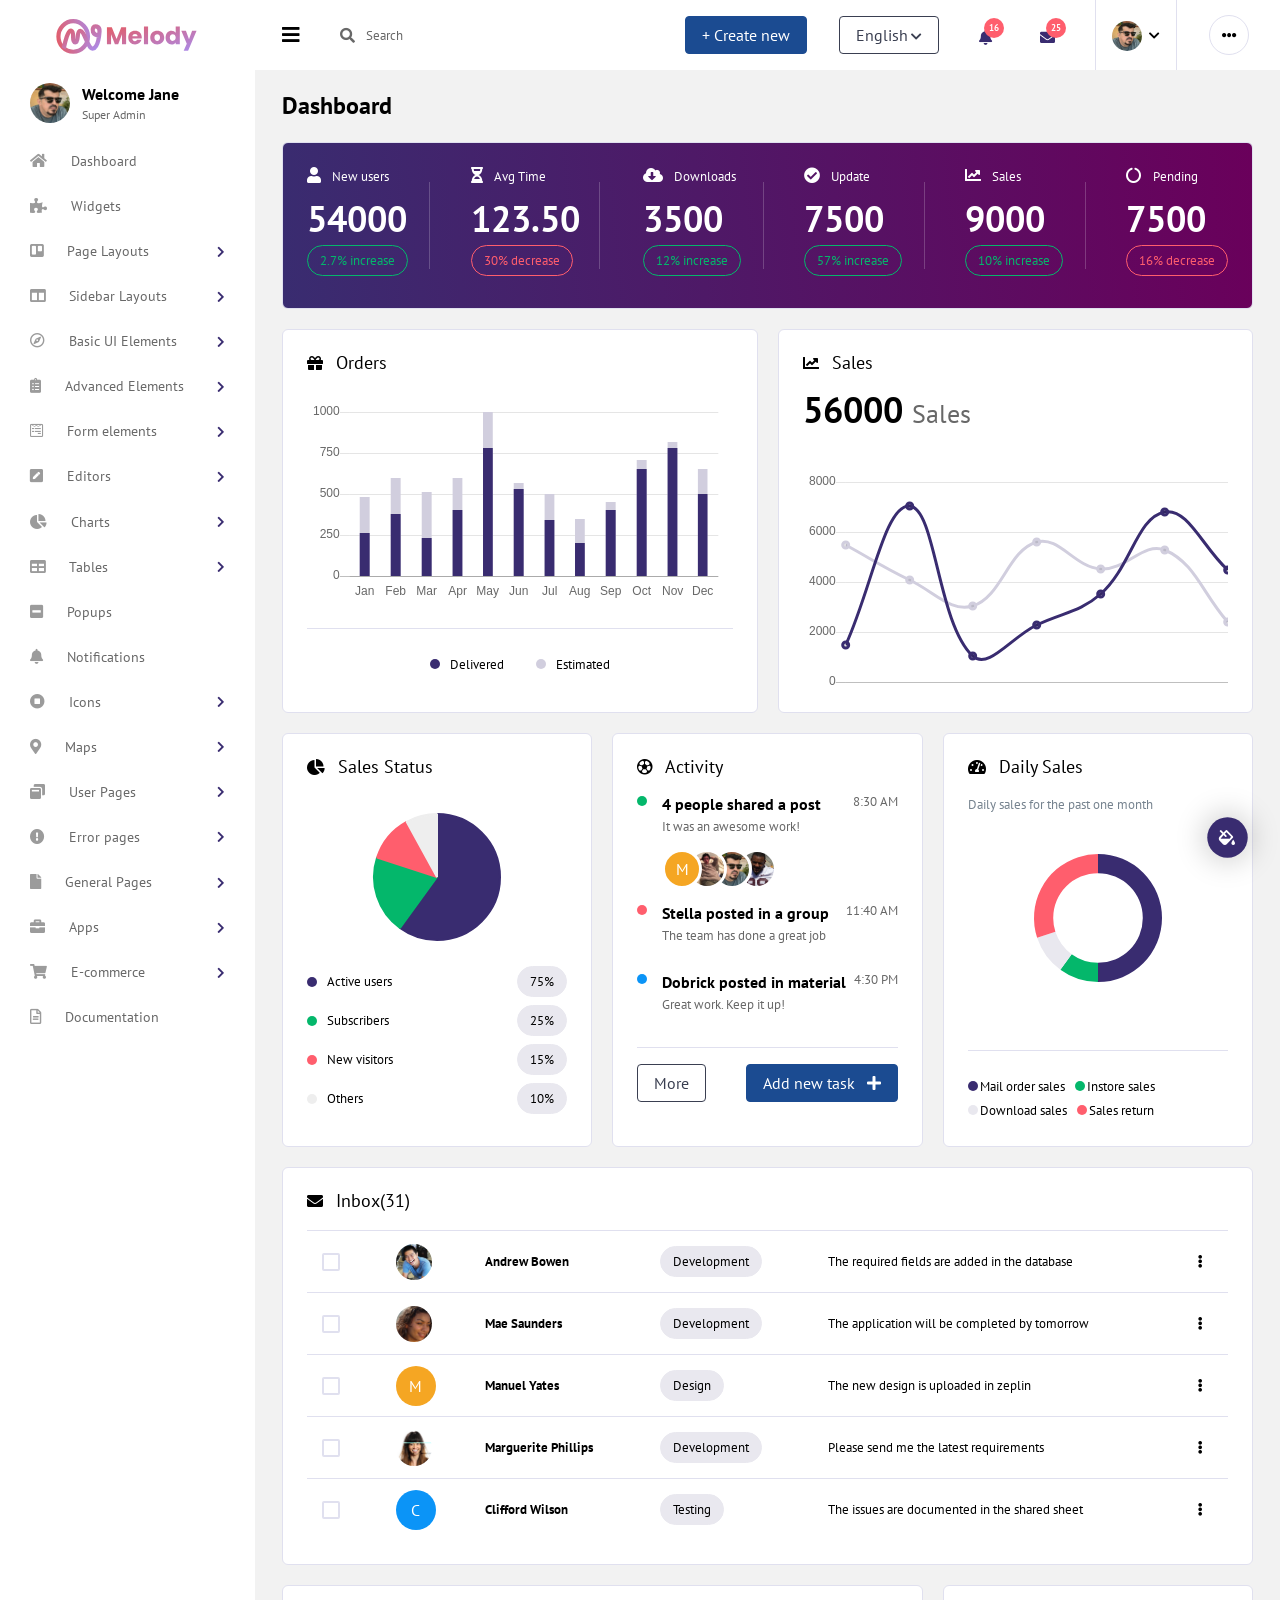
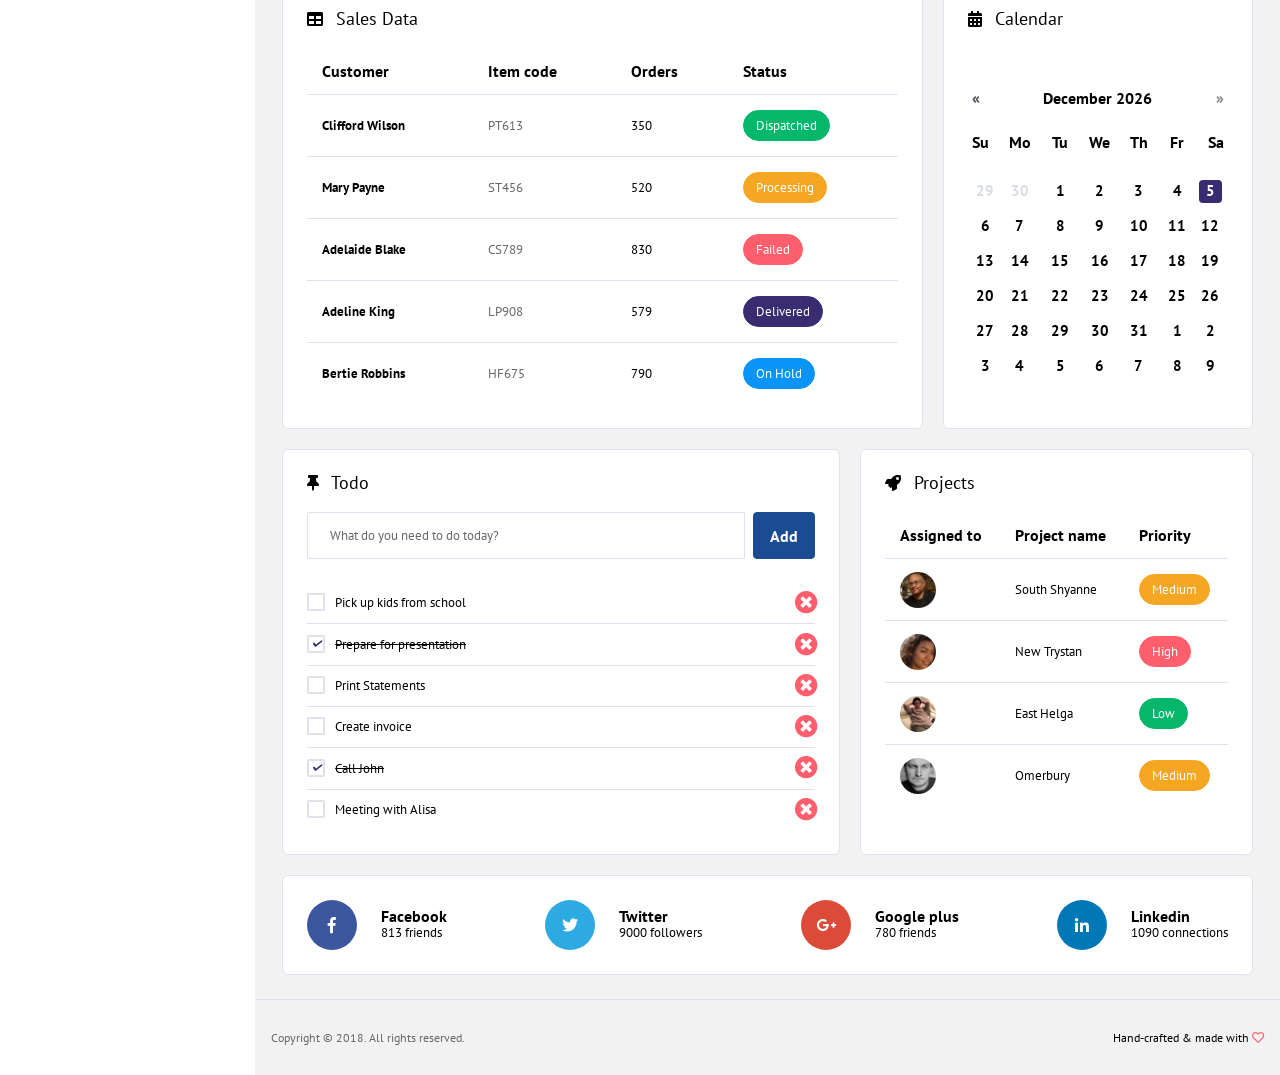
<file: OrganikPazarProject/wwwroot/Melody-Premium-Bootstrap-Admin-Dashboard-Template/index.html>
<!DOCTYPE html>
<html lang="en">


<head>
  <!-- Required meta tags -->
  <meta charset="utf-8">
  <meta name="viewport" content="width=device-width, initial-scale=1, shrink-to-fit=no">
  <title>Melody Admin</title>
  <!-- plugins:css -->
  <link rel="stylesheet" href="vendors/iconfonts/font-awesome/css/all.min.css">
  <link rel="stylesheet" href="vendors/css/vendor.bundle.base.css">
  <link rel="stylesheet" href="vendors/css/vendor.bundle.addons.css">
  <!-- endinject -->
  <!-- plugin css for this page -->
  <!-- End plugin css for this page -->
  <!-- inject:css -->
  <link rel="stylesheet" href="css/style.css">
  <!-- endinject -->
  <link rel="shortcut icon" href="http://www.urbanui.com/" />
</head>
<body>
  <div class="container-scroller">
    <!-- partial:partials/_navbar.html -->
    <nav class="navbar col-lg-12 col-12 p-0 fixed-top d-flex flex-row default-layout-navbar">
      <div class="text-center navbar-brand-wrapper d-flex align-items-center justify-content-center">
        <a class="navbar-brand brand-logo" href="index-2.html"><img src="images/logo.svg" alt="logo"/></a>
        <a class="navbar-brand brand-logo-mini" href="index-2.html"><img src="images/logo-mini.svg" alt="logo"/></a>
      </div>
      <div class="navbar-menu-wrapper d-flex align-items-stretch">
        <button class="navbar-toggler navbar-toggler align-self-center" type="button" data-toggle="minimize">
          <span class="fas fa-bars"></span>
        </button>
        <ul class="navbar-nav">
          <li class="nav-item nav-search d-none d-md-flex">
            <div class="nav-link">
              <div class="input-group">
                <div class="input-group-prepend">
                  <span class="input-group-text">
                    <i class="fas fa-search"></i>
                  </span>
                </div>
                <input type="text" class="form-control" placeholder="Search" aria-label="Search">
              </div>
            </div>
          </li>
        </ul>
        <ul class="navbar-nav navbar-nav-right">
          <li class="nav-item d-none d-lg-flex">
            <a class="nav-link" href="#">
              <span class="btn btn-primary">+ Create new</span>
            </a>
          </li>
          <li class="nav-item dropdown d-none d-lg-flex">
            <div class="nav-link">
              <span class="dropdown-toggle btn btn-outline-dark" id="languageDropdown" data-toggle="dropdown">English</span>
              <div class="dropdown-menu navbar-dropdown" aria-labelledby="languageDropdown">
                <a class="dropdown-item font-weight-medium" href="#">
                  French
                </a>
                <div class="dropdown-divider"></div>
                <a class="dropdown-item font-weight-medium" href="#">
                  Espanol
                </a>
                <div class="dropdown-divider"></div>
                <a class="dropdown-item font-weight-medium" href="#">
                  Latin
                </a>
                <div class="dropdown-divider"></div>
                <a class="dropdown-item font-weight-medium" href="#">
                  Arabic
                </a>
              </div>
            </div>
          </li>
          <li class="nav-item dropdown">
            <a class="nav-link count-indicator dropdown-toggle" id="notificationDropdown" href="#" data-toggle="dropdown">
              <i class="fas fa-bell mx-0"></i>
              <span class="count">16</span>
            </a>
            <div class="dropdown-menu dropdown-menu-right navbar-dropdown preview-list" aria-labelledby="notificationDropdown">
              <a class="dropdown-item">
                <p class="mb-0 font-weight-normal float-left">You have 16 new notifications
                </p>
                <span class="badge badge-pill badge-warning float-right">View all</span>
              </a>
              <div class="dropdown-divider"></div>
              <a class="dropdown-item preview-item">
                <div class="preview-thumbnail">
                  <div class="preview-icon bg-danger">
                    <i class="fas fa-exclamation-circle mx-0"></i>
                  </div>
                </div>
                <div class="preview-item-content">
                  <h6 class="preview-subject font-weight-medium">Application Error</h6>
                  <p class="font-weight-light small-text">
                    Just now
                  </p>
                </div>
              </a>
              <div class="dropdown-divider"></div>
              <a class="dropdown-item preview-item">
                <div class="preview-thumbnail">
                  <div class="preview-icon bg-warning">
                    <i class="fas fa-wrench mx-0"></i>
                  </div>
                </div>
                <div class="preview-item-content">
                  <h6 class="preview-subject font-weight-medium">Settings</h6>
                  <p class="font-weight-light small-text">
                    Private message
                  </p>
                </div>
              </a>
              <div class="dropdown-divider"></div>
              <a class="dropdown-item preview-item">
                <div class="preview-thumbnail">
                  <div class="preview-icon bg-info">
                    <i class="far fa-envelope mx-0"></i>
                  </div>
                </div>
                <div class="preview-item-content">
                  <h6 class="preview-subject font-weight-medium">New user registration</h6>
                  <p class="font-weight-light small-text">
                    2 days ago
                  </p>
                </div>
              </a>
            </div>
          </li>
          <li class="nav-item dropdown">
            <a class="nav-link count-indicator dropdown-toggle" id="messageDropdown" href="#" data-toggle="dropdown" aria-expanded="false">
              <i class="fas fa-envelope mx-0"></i>
              <span class="count">25</span>
            </a>
            <div class="dropdown-menu dropdown-menu-right navbar-dropdown preview-list" aria-labelledby="messageDropdown">
              <div class="dropdown-item">
                <p class="mb-0 font-weight-normal float-left">You have 7 unread mails
                </p>
                <span class="badge badge-info badge-pill float-right">View all</span>
              </div>
              <div class="dropdown-divider"></div>
              <a class="dropdown-item preview-item">
                <div class="preview-thumbnail">
                    <img src="images/faces/face4.jpg" alt="image" class="profile-pic">
                </div>
                <div class="preview-item-content flex-grow">
                  <h6 class="preview-subject ellipsis font-weight-medium">David Grey
                    <span class="float-right font-weight-light small-text">1 Minutes ago</span>
                  </h6>
                  <p class="font-weight-light small-text">
                    The meeting is cancelled
                  </p>
                </div>
              </a>
              <div class="dropdown-divider"></div>
              <a class="dropdown-item preview-item">
                <div class="preview-thumbnail">
                    <img src="images/faces/face2.jpg" alt="image" class="profile-pic">
                </div>
                <div class="preview-item-content flex-grow">
                  <h6 class="preview-subject ellipsis font-weight-medium">Tim Cook
                    <span class="float-right font-weight-light small-text">15 Minutes ago</span>
                  </h6>
                  <p class="font-weight-light small-text">
                    New product launch
                  </p>
                </div>
              </a>
              <div class="dropdown-divider"></div>
              <a class="dropdown-item preview-item">
                <div class="preview-thumbnail">
                    <img src="images/faces/face3.jpg" alt="image" class="profile-pic">
                </div>
                <div class="preview-item-content flex-grow">
                  <h6 class="preview-subject ellipsis font-weight-medium"> Johnson
                    <span class="float-right font-weight-light small-text">18 Minutes ago</span>
                  </h6>
                  <p class="font-weight-light small-text">
                    Upcoming board meeting
                  </p>
                </div>
              </a>
            </div>
          </li>
          <li class="nav-item nav-profile dropdown">
            <a class="nav-link dropdown-toggle" href="#" data-toggle="dropdown" id="profileDropdown">
              <img src="images/faces/face5.jpg" alt="profile"/>
            </a>
            <div class="dropdown-menu dropdown-menu-right navbar-dropdown" aria-labelledby="profileDropdown">
              <a class="dropdown-item">
                <i class="fas fa-cog text-primary"></i>
                Settings
              </a>
              <div class="dropdown-divider"></div>
              <a class="dropdown-item">
                <i class="fas fa-power-off text-primary"></i>
                Logout
              </a>
            </div>
          </li>
          <li class="nav-item nav-settings d-none d-lg-block">
            <a class="nav-link" href="#">
              <i class="fas fa-ellipsis-h"></i>
            </a>
          </li>
        </ul>
        <button class="navbar-toggler navbar-toggler-right d-lg-none align-self-center" type="button" data-toggle="offcanvas">
          <span class="fas fa-bars"></span>
        </button>
      </div>
    </nav>
    <!-- partial -->
    <div class="container-fluid page-body-wrapper">
      <!-- partial:partials/_settings-panel.html -->
      <div class="theme-setting-wrapper">
        <div id="settings-trigger"><i class="fas fa-fill-drip"></i></div>
        <div id="theme-settings" class="settings-panel">
          <i class="settings-close fa fa-times"></i>
          <p class="settings-heading">SIDEBAR SKINS</p>
          <div class="sidebar-bg-options selected" id="sidebar-light-theme"><div class="img-ss rounded-circle bg-light border mr-3"></div>Light</div>
          <div class="sidebar-bg-options" id="sidebar-dark-theme"><div class="img-ss rounded-circle bg-dark border mr-3"></div>Dark</div>
          <p class="settings-heading mt-2">HEADER SKINS</p>
          <div class="color-tiles mx-0 px-4">
            <div class="tiles primary"></div>
            <div class="tiles success"></div>
            <div class="tiles warning"></div>
            <div class="tiles danger"></div>
            <div class="tiles info"></div>
            <div class="tiles dark"></div>
            <div class="tiles default"></div>
          </div>
        </div>
      </div>
      <div id="right-sidebar" class="settings-panel">
        <i class="settings-close fa fa-times"></i>
        <ul class="nav nav-tabs" id="setting-panel" role="tablist">
          <li class="nav-item">
            <a class="nav-link active" id="todo-tab" data-toggle="tab" href="#todo-section" role="tab" aria-controls="todo-section" aria-expanded="true">TO DO LIST</a>
          </li>
          <li class="nav-item">
            <a class="nav-link" id="chats-tab" data-toggle="tab" href="#chats-section" role="tab" aria-controls="chats-section">CHATS</a>
          </li>
        </ul>
        <div class="tab-content" id="setting-content">
          <div class="tab-pane fade show active scroll-wrapper" id="todo-section" role="tabpanel" aria-labelledby="todo-section">
            <div class="add-items d-flex px-3 mb-0">
              <form class="form w-100">
                <div class="form-group d-flex">
                  <input type="text" class="form-control todo-list-input" placeholder="Add To-do">
                  <button type="submit" class="add btn btn-primary todo-list-add-btn" id="add-task-todo">Add</button>
                </div>
              </form>
            </div>
            <div class="list-wrapper px-3">
              <ul class="d-flex flex-column-reverse todo-list">
                <li>
                  <div class="form-check">
                    <label class="form-check-label">
                      <input class="checkbox" type="checkbox">
                      Team review meeting at 3.00 PM
                    </label>
                  </div>
                  <i class="remove fa fa-times-circle"></i>
                </li>
                <li>
                  <div class="form-check">
                    <label class="form-check-label">
                      <input class="checkbox" type="checkbox">
                      Prepare for presentation
                    </label>
                  </div>
                  <i class="remove fa fa-times-circle"></i>
                </li>
                <li>
                  <div class="form-check">
                    <label class="form-check-label">
                      <input class="checkbox" type="checkbox">
                      Resolve all the low priority tickets due today
                    </label>
                  </div>
                  <i class="remove fa fa-times-circle"></i>
                </li>
                <li class="completed">
                  <div class="form-check">
                    <label class="form-check-label">
                      <input class="checkbox" type="checkbox" checked>
                      Schedule meeting for next week
                    </label>
                  </div>
                  <i class="remove fa fa-times-circle"></i>
                </li>
                <li class="completed">
                  <div class="form-check">
                    <label class="form-check-label">
                      <input class="checkbox" type="checkbox" checked>
                      Project review
                    </label>
                  </div>
                  <i class="remove fa fa-times-circle"></i>
                </li>
              </ul>
            </div>
            <div class="events py-4 border-bottom px-3">
              <div class="wrapper d-flex mb-2">
                <i class="fa fa-times-circle text-primary mr-2"></i>
                <span>Feb 11 2018</span>
              </div>
              <p class="mb-0 font-weight-thin text-gray">Creating component page</p>
              <p class="text-gray mb-0">build a js based app</p>
            </div>
            <div class="events pt-4 px-3">
              <div class="wrapper d-flex mb-2">
                <i class="fa fa-times-circle text-primary mr-2"></i>
                <span>Feb 7 2018</span>
              </div>
              <p class="mb-0 font-weight-thin text-gray">Meeting with Alisa</p>
              <p class="text-gray mb-0 ">Call Sarah Graves</p>
            </div>
          </div>
          <!-- To do section tab ends -->
          <div class="tab-pane fade" id="chats-section" role="tabpanel" aria-labelledby="chats-section">
            <div class="d-flex align-items-center justify-content-between border-bottom">
              <p class="settings-heading border-top-0 mb-3 pl-3 pt-0 border-bottom-0 pb-0">Friends</p>
              <small class="settings-heading border-top-0 mb-3 pt-0 border-bottom-0 pb-0 pr-3 font-weight-normal">See All</small>
            </div>
            <ul class="chat-list">
              <li class="list active">
                <div class="profile"><img src="images/faces/face1.jpg" alt="image"><span class="online"></span></div>
                <div class="info">
                  <p>Thomas Douglas</p>
                  <p>Available</p>
                </div>
                <small class="text-muted my-auto">19 min</small>
              </li>
              <li class="list">
                <div class="profile"><img src="images/faces/face2.jpg" alt="image"><span class="offline"></span></div>
                <div class="info">
                  <div class="wrapper d-flex">
                    <p>Catherine</p>
                  </div>
                  <p>Away</p>
                </div>
                <div class="badge badge-success badge-pill my-auto mx-2">4</div>
                <small class="text-muted my-auto">23 min</small>
              </li>
              <li class="list">
                <div class="profile"><img src="images/faces/face3.jpg" alt="image"><span class="online"></span></div>
                <div class="info">
                  <p>Daniel Russell</p>
                  <p>Available</p>
                </div>
                <small class="text-muted my-auto">14 min</small>
              </li>
              <li class="list">
                <div class="profile"><img src="images/faces/face4.jpg" alt="image"><span class="offline"></span></div>
                <div class="info">
                  <p>James Richardson</p>
                  <p>Away</p>
                </div>
                <small class="text-muted my-auto">2 min</small>
              </li>
              <li class="list">
                <div class="profile"><img src="images/faces/face5.jpg" alt="image"><span class="online"></span></div>
                <div class="info">
                  <p>Madeline Kennedy</p>
                  <p>Available</p>
                </div>
                <small class="text-muted my-auto">5 min</small>
              </li>
              <li class="list">
                <div class="profile"><img src="images/faces/face6.jpg" alt="image"><span class="online"></span></div>
                <div class="info">
                  <p>Sarah Graves</p>
                  <p>Available</p>
                </div>
                <small class="text-muted my-auto">47 min</small>
              </li>
            </ul>
          </div>
          <!-- chat tab ends -->
        </div>
      </div>
      <!-- partial -->
      <!-- partial:partials/_sidebar.html -->
      <nav class="sidebar sidebar-offcanvas" id="sidebar">
        <ul class="nav">
          <li class="nav-item nav-profile">
            <div class="nav-link">
              <div class="profile-image">
                <img src="images/faces/face5.jpg" alt="image"/>
              </div>
              <div class="profile-name">
                <p class="name">
                  Welcome Jane
                </p>
                <p class="designation">
                  Super Admin
                </p>
              </div>
            </div>
          </li>
          <li class="nav-item">
            <a class="nav-link" href="index-2.html">
              <i class="fa fa-home menu-icon"></i>
              <span class="menu-title">Dashboard</span>
            </a>
          </li>
          <li class="nav-item">
            <a class="nav-link" href="pages/widgets.html">
              <i class="fa fa-puzzle-piece menu-icon"></i>
              <span class="menu-title">Widgets</span>
            </a>
          </li>
          <li class="nav-item">
            <a class="nav-link" data-toggle="collapse" href="#page-layouts" aria-expanded="false" aria-controls="page-layouts">
              <i class="fab fa-trello menu-icon"></i>
              <span class="menu-title">Page Layouts</span>
              <i class="menu-arrow"></i>
            </a>
            <div class="collapse" id="page-layouts">
              <ul class="nav flex-column sub-menu">
                <li class="nav-item d-none d-lg-block"> <a class="nav-link" href="pages/layout/boxed-layout.html">Boxed</a></li>
                <li class="nav-item"> <a class="nav-link" href="pages/layout/rtl-layout.html">RTL</a></li>
                <li class="nav-item d-none d-lg-block"> <a class="nav-link" href="pages/layout/horizontal-menu.html">Horizontal Menu</a></li>
              </ul>
            </div>
          </li>
          <li class="nav-item d-none d-lg-block">
            <a class="nav-link" data-toggle="collapse" href="#sidebar-layouts" aria-expanded="false" aria-controls="sidebar-layouts">
              <i class="fas fa-columns menu-icon"></i>
              <span class="menu-title">Sidebar Layouts</span>
              <i class="menu-arrow"></i>
            </a>
            <div class="collapse" id="sidebar-layouts">
              <ul class="nav flex-column sub-menu">
                <li class="nav-item"> <a class="nav-link" href="pages/layout/compact-menu.html">Compact menu</a></li>
                <li class="nav-item"> <a class="nav-link" href="pages/layout/sidebar-collapsed.html">Icon menu</a></li>
                <li class="nav-item"> <a class="nav-link" href="pages/layout/sidebar-hidden.html">Sidebar Hidden</a></li>
                <li class="nav-item"> <a class="nav-link" href="pages/layout/sidebar-hidden-overlay.html">Sidebar Overlay</a></li>
                <li class="nav-item"> <a class="nav-link" href="pages/layout/sidebar-fixed.html">Sidebar Fixed</a></li>
              </ul>
            </div>
          </li>
          <li class="nav-item">
            <a class="nav-link" data-toggle="collapse" href="#ui-basic" aria-expanded="false" aria-controls="ui-basic">
              <i class="far fa-compass menu-icon"></i>
              <span class="menu-title">Basic UI Elements</span>
              <i class="menu-arrow"></i>
            </a>
            <div class="collapse" id="ui-basic">
              <ul class="nav flex-column sub-menu">
                <li class="nav-item"> <a class="nav-link" href="pages/ui-features/accordions.html">Accordions</a></li>
                <li class="nav-item"> <a class="nav-link" href="pages/ui-features/buttons.html">Buttons</a></li>
                <li class="nav-item"> <a class="nav-link" href="pages/ui-features/badges.html">Badges</a></li>
                <li class="nav-item"> <a class="nav-link" href="pages/ui-features/breadcrumbs.html">Breadcrumbs</a></li>
                <li class="nav-item"> <a class="nav-link" href="pages/ui-features/dropdowns.html">Dropdowns</a></li>
                <li class="nav-item"> <a class="nav-link" href="pages/ui-features/modals.html">Modals</a></li>
                <li class="nav-item"> <a class="nav-link" href="pages/ui-features/progress.html">Progress bar</a></li>
                <li class="nav-item"> <a class="nav-link" href="pages/ui-features/pagination.html">Pagination</a></li>
                <li class="nav-item"> <a class="nav-link" href="pages/ui-features/tabs.html">Tabs</a></li>
                <li class="nav-item"> <a class="nav-link" href="pages/ui-features/typography.html">Typography</a></li>
                <li class="nav-item"> <a class="nav-link" href="pages/ui-features/tooltips.html">Tooltips</a></li>
              </ul>
              </div>
          </li>
          <li class="nav-item">
            <a class="nav-link" data-toggle="collapse" href="#ui-advanced" aria-expanded="false" aria-controls="ui-advanced">
              <i class="fas fa-clipboard-list menu-icon"></i>
              <span class="menu-title">Advanced Elements</span>
              <i class="menu-arrow"></i>
            </a>
            <div class="collapse" id="ui-advanced">
              <ul class="nav flex-column sub-menu">
                <li class="nav-item"> <a class="nav-link" href="pages/ui-features/dragula.html">Dragula</a></li>
                <li class="nav-item"> <a class="nav-link" href="pages/ui-features/clipboard.html">Clipboard</a></li>
                <li class="nav-item"> <a class="nav-link" href="pages/ui-features/context-menu.html">Context menu</a></li>
                <li class="nav-item"> <a class="nav-link" href="pages/ui-features/slider.html">Sliders</a></li>
                <li class="nav-item"> <a class="nav-link" href="pages/ui-features/carousel.html">Carousel</a></li>
                <li class="nav-item"> <a class="nav-link" href="pages/ui-features/colcade.html">Colcade</a></li>
                <li class="nav-item"> <a class="nav-link" href="pages/ui-features/loaders.html">Loaders</a></li>
              </ul>
            </div>
          </li>
          <li class="nav-item">
            <a class="nav-link" data-toggle="collapse" href="#form-elements" aria-expanded="false" aria-controls="form-elements">
              <i class="fab fa-wpforms menu-icon"></i>
              <span class="menu-title">Form elements</span>
              <i class="menu-arrow"></i>
            </a>
            <div class="collapse" id="form-elements">
              <ul class="nav flex-column sub-menu">
                <li class="nav-item"><a class="nav-link" href="pages/forms/basic_elements.html">Basic Elements</a></li>                
                <li class="nav-item"><a class="nav-link" href="pages/forms/advanced_elements.html">Advanced Elements</a></li>
                <li class="nav-item"><a class="nav-link" href="pages/forms/validation.html">Validation</a></li>
                <li class="nav-item"><a class="nav-link" href="pages/forms/wizard.html">Wizard</a></li>
              </ul>
            </div>
          </li>
          <li class="nav-item">
            <a class="nav-link" data-toggle="collapse" href="#editors" aria-expanded="false" aria-controls="editors">
              <i class="fas fa-pen-square menu-icon"></i>
              <span class="menu-title">Editors</span>
              <i class="menu-arrow"></i>
            </a>
            <div class="collapse" id="editors">
              <ul class="nav flex-column sub-menu">
                <li class="nav-item"><a class="nav-link" href="pages/forms/text_editor.html">Text editors</a></li>
                <li class="nav-item"><a class="nav-link" href="pages/forms/code_editor.html">Code editors</a></li>
              </ul>
            </div>
          </li>
          <li class="nav-item">
            <a class="nav-link" data-toggle="collapse" href="#charts" aria-expanded="false" aria-controls="charts">
              <i class="fas fa-chart-pie menu-icon"></i>
              <span class="menu-title">Charts</span>
              <i class="menu-arrow"></i>
            </a>
            <div class="collapse" id="charts">
              <ul class="nav flex-column sub-menu">
                <li class="nav-item"> <a class="nav-link" href="pages/charts/chartjs.html">ChartJs</a></li>
                <li class="nav-item"> <a class="nav-link" href="pages/charts/morris.html">Morris</a></li>
                <li class="nav-item"> <a class="nav-link" href="pages/charts/flot-chart.html">Flot</a></li>
                <li class="nav-item"> <a class="nav-link" href="pages/charts/google-charts.html">Google charts</a></li>
                <li class="nav-item"> <a class="nav-link" href="pages/charts/sparkline.html">Sparkline js</a></li>
                <li class="nav-item"> <a class="nav-link" href="pages/charts/c3.html">C3 charts</a></li>
                <li class="nav-item"> <a class="nav-link" href="pages/charts/chartist.html">Chartists</a></li>
                <li class="nav-item"> <a class="nav-link" href="pages/charts/justGage.html">JustGage</a></li>
              </ul>
              </div>
          </li>
          <li class="nav-item">
            <a class="nav-link" data-toggle="collapse" href="#tables" aria-expanded="false" aria-controls="tables">
              <i class="fas fa-table menu-icon"></i>
              <span class="menu-title">Tables</span>
              <i class="menu-arrow"></i>
            </a>
            <div class="collapse" id="tables">
              <ul class="nav flex-column sub-menu">
                <li class="nav-item"> <a class="nav-link" href="pages/tables/basic-table.html">Basic table</a></li>
                <li class="nav-item"> <a class="nav-link" href="pages/tables/data-table.html">Data table</a></li>
                <li class="nav-item"> <a class="nav-link" href="pages/tables/js-grid.html">Js-grid</a></li>
                <li class="nav-item"> <a class="nav-link" href="pages/tables/sortable-table.html">Sortable table</a></li>
              </ul>
            </div>
          </li>
          <li class="nav-item">
            <a class="nav-link" href="pages/ui-features/popups.html">
              <i class="fas fa-minus-square menu-icon"></i>
              <span class="menu-title">Popups</span>
            </a>
          </li>
          <li class="nav-item">
            <a class="nav-link" href="pages/ui-features/notifications.html">
              <i class="fas fa-bell menu-icon"></i>
              <span class="menu-title">Notifications</span>
            </a>
          </li>
          <li class="nav-item">
            <a class="nav-link" data-toggle="collapse" href="#icons" aria-expanded="false" aria-controls="icons">
              <i class="fa fa-stop-circle menu-icon"></i>
              <span class="menu-title">Icons</span>
              <i class="menu-arrow"></i>
            </a>
            <div class="collapse" id="icons">
              <ul class="nav flex-column sub-menu">
                <li class="nav-item"> <a class="nav-link" href="pages/icons/flag-icons.html">Flag icons</a></li>
                <li class="nav-item"> <a class="nav-link" href="pages/icons/font-awesome.html">Font Awesome</a></li>
                <li class="nav-item"> <a class="nav-link" href="pages/icons/simple-line-icon.html">Simple line icons</a></li>
                <li class="nav-item"> <a class="nav-link" href="pages/icons/themify.html">Themify icons</a></li>
              </ul>
            </div>
          </li>
          <li class="nav-item">
            <a class="nav-link" data-toggle="collapse" href="#maps" aria-expanded="false" aria-controls="maps">
              <i class="fas fa-map-marker-alt menu-icon"></i>
              <span class="menu-title">Maps</span>
              <i class="menu-arrow"></i>
            </a>
            <div class="collapse" id="maps">
              <ul class="nav flex-column sub-menu">
                <li class="nav-item"> <a class="nav-link" href="pages/maps/mapeal.html">Mapeal</a></li>
                <li class="nav-item"> <a class="nav-link" href="pages/maps/vector-map.html">Vector Map</a></li>
                <li class="nav-item"> <a class="nav-link" href="pages/maps/google-maps.html">Google Map</a></li>
              </ul>
            </div>
          </li>
          <li class="nav-item">
            <a class="nav-link" data-toggle="collapse" href="#auth" aria-expanded="false" aria-controls="auth">
              <i class="fas fa-window-restore menu-icon"></i>
              <span class="menu-title">User Pages</span>
              <i class="menu-arrow"></i>
            </a>
            <div class="collapse" id="auth">
              <ul class="nav flex-column sub-menu">
                <li class="nav-item"> <a class="nav-link" href="pages/samples/login.html"> Login </a></li>
                <li class="nav-item"> <a class="nav-link" href="pages/samples/login-2.html"> Login 2 </a></li>
                <li class="nav-item"> <a class="nav-link" href="pages/samples/register.html"> Register </a></li>
                <li class="nav-item"> <a class="nav-link" href="pages/samples/register-2.html"> Register 2 </a></li>
                <li class="nav-item"> <a class="nav-link" href="pages/samples/lock-screen.html"> Lockscreen </a></li>
              </ul>
            </div>
          </li>
          <li class="nav-item">
            <a class="nav-link" data-toggle="collapse" href="#error" aria-expanded="false" aria-controls="error">
              <i class="fas fa-exclamation-circle menu-icon"></i>
              <span class="menu-title">Error pages</span>
              <i class="menu-arrow"></i>
            </a>
            <div class="collapse" id="error">
              <ul class="nav flex-column sub-menu">
                <li class="nav-item"> <a class="nav-link" href="pages/samples/error-404.html"> 404 </a></li>
                <li class="nav-item"> <a class="nav-link" href="pages/samples/error-500.html"> 500 </a></li>
              </ul>
            </div>
          </li>
          <li class="nav-item">
            <a class="nav-link" data-toggle="collapse" href="#general-pages" aria-expanded="false" aria-controls="general-pages">
              <i class="fas fa-file menu-icon"></i>
              <span class="menu-title">General Pages</span>
              <i class="menu-arrow"></i>
            </a>
            <div class="collapse" id="general-pages">
              <ul class="nav flex-column sub-menu">
                <li class="nav-item"> <a class="nav-link" href="pages/samples/blank-page.html"> Blank Page </a></li>
                <li class="nav-item"> <a class="nav-link" href="pages/samples/profile.html"> Profile </a></li>
                <li class="nav-item"> <a class="nav-link" href="pages/samples/faq.html"> FAQ </a></li>
                <li class="nav-item"> <a class="nav-link" href="pages/samples/faq-2.html"> FAQ 2 </a></li>
                <li class="nav-item"> <a class="nav-link" href="pages/samples/news-grid.html"> News grid </a></li>
                <li class="nav-item"> <a class="nav-link" href="pages/samples/timeline.html"> Timeline </a></li>
                <li class="nav-item"> <a class="nav-link" href="pages/samples/search-results.html"> Search Results </a></li>
                <li class="nav-item"> <a class="nav-link" href="pages/samples/portfolio.html"> Portfolio </a></li>
              </ul>
            </div>
          </li>
          <li class="nav-item">
            <a class="nav-link" data-toggle="collapse" href="#apps" aria-expanded="false" aria-controls="apps">
              <i class="fas fa-briefcase menu-icon"></i>
              <span class="menu-title">Apps</span>
              <i class="menu-arrow"></i>
            </a>
            <div class="collapse" id="apps">
              <ul class="nav flex-column sub-menu">
                <li class="nav-item"> <a class="nav-link" href="pages/apps/email.html"> Email </a></li>
                <li class="nav-item"> <a class="nav-link" href="pages/apps/calendar.html"> Calendar </a></li>
                <li class="nav-item"> <a class="nav-link" href="pages/apps/todo.html"> Todo </a></li>
                <li class="nav-item"> <a class="nav-link" href="pages/apps/gallery.html"> Gallery </a></li>
              </ul>`
            </div>
          </li>
          <li class="nav-item">
            <a class="nav-link" data-toggle="collapse" href="#e-commerce" aria-expanded="false" aria-controls="e-commerce">
              <i class="fas fa-shopping-cart menu-icon"></i>
              <span class="menu-title">E-commerce</span>
              <i class="menu-arrow"></i>
            </a>
            <div class="collapse" id="e-commerce">
              <ul class="nav flex-column sub-menu">
                <li class="nav-item"> <a class="nav-link" href="pages/samples/invoice.html"> Invoice </a></li>
                <li class="nav-item"> <a class="nav-link" href="pages/samples/pricing-table.html"> Pricing Table </a></li>
                <li class="nav-item"> <a class="nav-link" href="pages/samples/orders.html"> Orders </a></li>
              </ul>
            </div>
          </li>
          <li class="nav-item">
            <a class="nav-link" href="pages/documentation.html">
              <i class="far fa-file-alt menu-icon"></i>
              <span class="menu-title">Documentation</span>
            </a>
          </li>
        </ul>
      </nav>
      <!-- partial -->
      <div class="main-panel">
        <div class="content-wrapper">
          <div class="page-header">
            <h3 class="page-title">
              Dashboard
            </h3>
          </div>
          <div class="row grid-margin">
            <div class="col-12">
              <div class="card card-statistics">
                <div class="card-body">
                  <div class="d-flex flex-column flex-md-row align-items-center justify-content-between">
                      <div class="statistics-item">
                        <p>
                          <i class="icon-sm fa fa-user mr-2"></i>
                          New users
                        </p>
                        <h2>54000</h2>
                        <label class="badge badge-outline-success badge-pill">2.7% increase</label>
                      </div>
                      <div class="statistics-item">
                        <p>
                          <i class="icon-sm fas fa-hourglass-half mr-2"></i>
                          Avg Time
                        </p>
                        <h2>123.50</h2>
                        <label class="badge badge-outline-danger badge-pill">30% decrease</label>
                      </div>
                      <div class="statistics-item">
                        <p>
                          <i class="icon-sm fas fa-cloud-download-alt mr-2"></i>
                          Downloads
                        </p>
                        <h2>3500</h2>
                        <label class="badge badge-outline-success badge-pill">12% increase</label>
                      </div>
                      <div class="statistics-item">
                        <p>
                          <i class="icon-sm fas fa-check-circle mr-2"></i>
                          Update
                        </p>
                        <h2>7500</h2>
                        <label class="badge badge-outline-success badge-pill">57% increase</label>
                      </div>
                      <div class="statistics-item">
                        <p>
                          <i class="icon-sm fas fa-chart-line mr-2"></i>
                          Sales
                        </p>
                        <h2>9000</h2>
                        <label class="badge badge-outline-success badge-pill">10% increase</label>
                      </div>
                      <div class="statistics-item">
                        <p>
                          <i class="icon-sm fas fa-circle-notch mr-2"></i>
                          Pending
                        </p>
                        <h2>7500</h2>
                        <label class="badge badge-outline-danger badge-pill">16% decrease</label>
                      </div>
                  </div>
                </div>
              </div>
            </div>
          </div>
          <div class="row">
            <div class="col-md-6 grid-margin stretch-card">
              <div class="card">
                <div class="card-body">
                  <h4 class="card-title">
                    <i class="fas fa-gift"></i>
                    Orders
                  </h4>
                  <canvas id="orders-chart"></canvas>
                  <div id="orders-chart-legend" class="orders-chart-legend"></div>                  
                </div>
              </div>
            </div>
            <div class="col-md-6 grid-margin stretch-card">
              <div class="card">
                <div class="card-body">
                  <h4 class="card-title">
                    <i class="fas fa-chart-line"></i>
                    Sales
                  </h4>
                  <h2 class="mb-5">56000 <span class="text-muted h4 font-weight-normal">Sales</span></h2>
                  <canvas id="sales-chart"></canvas>
                </div>
              </div>
            </div>
          </div>
          <div class="row">
            <div class="col-md-4 grid-margin stretch-card">
              <div class="card">
                <div class="card-body d-flex flex-column">
                  <h4 class="card-title">
                    <i class="fas fa-chart-pie"></i>
                    Sales status
                  </h4>
                  <div class="flex-grow-1 d-flex flex-column justify-content-between">
                    <canvas id="sales-status-chart" class="mt-3"></canvas>
                    <div class="pt-4">
                      <div id="sales-status-chart-legend" class="sales-status-chart-legend"></div>
                    </div>
                  </div>
                </div>
              </div>
            </div>
            <div class="col-md-4 grid-margin stretch-card">
              <div class="card">
                <div class="card-body">
                  <h4 class="card-title">
                    <i class="far fa-futbol"></i>
                    Activity
                  </h4>
                  <ul class="solid-bullet-list">
                    <li>
                      <h5>4 people shared a post
                        <span class="float-right text-muted font-weight-normal small">8:30 AM</span>
                      </h5>
                      <p class="text-muted">It was an awesome work!</p>
                      <div class="image-layers">
                        <div class="img-sm profile-image-text bg-warning rounded-circle image-layer-item">M</div>
                        <img class="img-sm rounded-circle image-layer-item" src="images/faces/face3.jpg" alt="profile"/>
                        <img class="img-sm rounded-circle image-layer-item" src="images/faces/face5.jpg" alt="profile"/>
                        <img class="img-sm rounded-circle image-layer-item" src="images/faces/face8.jpg" alt="profile"/>
                      </div>
                    </li>
                    <li>
                      <h5>Stella posted in a group
                        <span class="float-right text-muted font-weight-normal small">11:40 AM</span>
                      </h5>
                      <p class="text-muted">The team has done a great job</p>
                    </li>
                    <li>
                      <h5>Dobrick posted in material
                        <span class="float-right text-muted font-weight-normal small">4:30 PM</span>
                      </h5>
                      <p class="text-muted">Great work. Keep it up!</p>
                    </li>
                  </ul>
                  <div class="border-top pt-3">
                    <div class="d-flex justify-content-between">
                      <button class="btn btn-outline-dark">More</button>
                      <button class="btn btn-primary btn-icon-text">
                        Add new task
                        <i class="btn-icon-append fas fa-plus"></i>
                      </button>
                    </div>
                  </div>
                </div>
              </div>
            </div>
            <div class="col-md-4 grid-margin stretch-card">
              <div class="card">
                <div class="card-body d-flex flex-column">
                  <h4 class="card-title">
                    <i class="fas fa-tachometer-alt"></i>
                    Daily Sales
                  </h4>
                  <p class="card-description">Daily sales for the past one month</p>
                  <div class="flex-grow-1 d-flex flex-column justify-content-between">
                    <canvas id="daily-sales-chart" class="mt-3 mb-3 mb-md-0"></canvas>
                    <div id="daily-sales-chart-legend" class="daily-sales-chart-legend pt-4 border-top"></div>
                  </div>
                </div>
              </div>
            </div>
          </div>
          <div class="row">
            <div class="col-12 grid-margin">
              <div class="card">
                <div class="card-body">
                  <h4 class="card-title">
                    <i class="fas fa-envelope"></i>
                    Inbox(31)
                  </h4>
                  <div class="table-responsive">
                    <table class="table">
                      <tbody>
                        <tr>
                          <td>
                            <div class="form-check">
                              <label class="form-check-label">
                                <input type="checkbox" class="form-check-input">
                              </label>
                            </div>
                          </td>
                          <td class="py-1">
                            <img src="images/faces/face13.jpg" alt="profile" class="img-sm rounded-circle"/>
                          </td>
                          <td class="font-weight-bold">
                            Andrew Bowen
                          </td>
                          <td>
                            <label class="badge badge-light badge-pill">Development</label>
                          </td>
                          <td>
                            The required fields are added in the database
                          </td>
                          <td>
                            <i class="fas fa-ellipsis-v"></i>
                          </td>
                        </tr>
                        <tr>
                          <td>
                            <div class="form-check">
                              <label class="form-check-label">
                                <input type="checkbox" class="form-check-input">
                              </label>
                            </div>
                          </td>
                          <td class="py-1">
                            <img src="images/faces/face2.jpg" alt="profile" class="img-sm rounded-circle"/>
                          </td>
                          <td class="font-weight-bold">
                            Mae Saunders
                          </td>
                          <td>
                            <label class="badge badge-light badge-pill">Development</label>
                          </td>
                          <td>
                            The application will be completed by tomorrow
                          </td>
                          <td>
                            <i class="fas fa-ellipsis-v"></i>
                          </td>
                        </tr>
                        <tr>
                          <td>
                            <div class="form-check">
                              <label class="form-check-label">
                                <input type="checkbox" class="form-check-input">
                              </label>
                            </div>
                          </td>
                          <td class="py-1">
                            <div class="img-sm rounded-circle bg-warning profile-image-text">M</div>
                          </td>
                          <td class="font-weight-bold">
                            Manuel Yates
                          </td>
                          <td>
                            <label class="badge badge-light badge-pill">Design</label>
                          </td>
                          <td>
                            The new design is uploaded in zeplin
                          </td>
                          <td>
                            <i class="fas fa-ellipsis-v"></i>
                          </td>
                        </tr>
                        <tr>
                          <td>
                            <div class="form-check">
                              <label class="form-check-label">
                                <input type="checkbox" class="form-check-input">
                              </label>
                            </div>
                          </td>
                          <td class="py-1">
                            <img src="images/faces/face11.html" alt="profile" class="img-sm rounded-circle"/>
                          </td>
                          <td class="font-weight-bold">
                            Marguerite Phillips
                          </td>
                          <td>
                            <label class="badge badge-light badge-pill">Development</label>
                          </td>
                          <td>
                            Please send me the latest requirements
                          </td>
                          <td>
                            <i class="fas fa-ellipsis-v"></i>
                          </td>
                        </tr>
                        <tr>
                          <td>
                            <div class="form-check">
                              <label class="form-check-label">
                                <input type="checkbox" class="form-check-input">
                              </label>
                            </div>
                          </td>
                          <td class="py-1">
                            <div class="img-sm rounded-circle bg-info profile-image-text">C</div>
                          </td>
                          <td class="font-weight-bold">
                            Clifford Wilson
                          </td>
                          <td>
                            <label class="badge badge-light badge-pill">Testing</label>
                          </td>
                          <td>
                            The issues are documented in the shared sheet
                          </td>
                          <td>
                            <i class="fas fa-ellipsis-v"></i>
                          </td>
                        </tr>
                      </tbody>
                    </table>
                  </div>
                </div>
              </div>
            </div>
          </div>
          <div class="row">
            <div class="col-md-8 grid-margin stretch-card">
              <div class="card">
                <div class="card-body">
                  <h4 class="card-title">
                    <i class="fas fa-table"></i>
                    Sales Data
                  </h4>
                  <div class="table-responsive">
                    <table class="table">
                      <thead>
                        <tr>
                          <th>Customer</th>
                          <th>Item code</th>
                          <th>Orders</th>
                          <th>Status</th>
                        </tr>
                      </thead>
                      <tbody>
                        <tr>
                          <td class="font-weight-bold">
                            Clifford Wilson
                          </td>
                          <td class="text-muted">
                            PT613
                          </td>
                          <td>
                            350
                          </td>
                          <td>
                            <label class="badge badge-success badge-pill">Dispatched</label>
                          </td>
                        </tr>
                        <tr>
                          <td class="font-weight-bold">
                            Mary Payne
                          </td>
                          <td class="text-muted">
                            ST456
                          </td>
                          <td>
                            520
                          </td>
                          <td>
                            <label class="badge badge-warning badge-pill">Processing</label>
                          </td>
                        </tr>
                        <tr>
                          <td class="font-weight-bold">
                            Adelaide Blake
                          </td>
                          <td class="text-muted">
                            CS789
                          </td>
                          <td>
                            830
                          </td>
                          <td>
                            <label class="badge badge-danger badge-pill">Failed</label>
                          </td>
                        </tr>
                        <tr>
                          <td class="font-weight-bold">
                            Adeline King
                          </td>
                          <td class="text-muted">
                            LP908
                          </td>
                          <td>
                            579
                          </td>
                          <td>
                            <label class="badge badge-primary badge-pill">Delivered</label>
                          </td>
                        </tr>
                        <tr>
                          <td class="font-weight-bold">
                            Bertie Robbins
                          </td>
                          <td class="text-muted">
                            HF675
                          </td>
                          <td>
                            790
                          </td>
                          <td>
                            <label class="badge badge-info badge-pill">On Hold</label>
                          </td>
                        </tr>
                      </tbody>
                    </table>
                  </div>
                </div>
              </div>
            </div>
            <div class="col-md-4 grid-margin stretch-card">
              <div class="card">
                <div class="card-body">
                  <h4 class="card-title">
                    <i class="fas fa-calendar-alt"></i>
                    Calendar
                  </h4>
                  <div id="inline-datepicker-example" class="datepicker"></div>
                </div>
              </div>
            </div>
          </div>
          <div class="row">
            <div class="col-md-7 grid-margin stretch-card">
              <div class="card">
                <div class="card-body">
                  <h4 class="card-title">
                    <i class="fas fa-thumbtack"></i>
                    Todo
                  </h4>
                  <div class="add-items d-flex">
										<input type="text" class="form-control todo-list-input"  placeholder="What do you need to do today?">
										<button class="add btn btn-primary font-weight-bold todo-list-add-btn" id="add-task">Add</button>
									</div>
									<div class="list-wrapper">
										<ul class="d-flex flex-column-reverse todo-list">
											<li>
												<div class="form-check">
													<label class="form-check-label">
														<input class="checkbox" type="checkbox">
														Meeting with Alisa
													</label>
												</div>
												<i class="remove fa fa-times-circle"></i>
											</li>
											<li class="completed">
												<div class="form-check">
													<label class="form-check-label">
														<input class="checkbox" type="checkbox" checked>
														Call John
													</label>
												</div>
												<i class="remove fa fa-times-circle"></i>
											</li>
											<li>
												<div class="form-check">
													<label class="form-check-label">
														<input class="checkbox" type="checkbox">
														Create invoice
													</label>
												</div>
												<i class="remove fa fa-times-circle"></i>
											</li>
											<li>
												<div class="form-check">
													<label class="form-check-label">
														<input class="checkbox" type="checkbox">
														Print Statements
													</label>
												</div>
												<i class="remove fa fa-times-circle"></i>
											</li>
											<li class="completed">
												<div class="form-check">
													<label class="form-check-label">
														<input class="checkbox" type="checkbox" checked>
														Prepare for presentation
													</label>
												</div>
												<i class="remove fa fa-times-circle"></i>
											</li>
											<li>
												<div class="form-check">
													<label class="form-check-label">
														<input class="checkbox" type="checkbox">
														Pick up kids from school
													</label>
												</div>
												<i class="remove fa fa-times-circle"></i>
											</li>
										</ul>
									</div>
                </div>
              </div>
            </div>
            <div class="col-md-5 grid-margin stretch-card">
              <div class="card">
                <div class="card-body">
                  <h4 class="card-title">
                    <i class="fas fa-rocket"></i>
                    Projects
                  </h4>
                  <div class="table-responsive">
                    <table class="table">
                      <thead>
                        <tr>
                          <th>
                            Assigned to
                          </th>
                          <th>
                            Project name
                          </th>
                          <th>
                            Priority
                          </th>
                        </tr>
                      </thead>
                      <tbody>
                        <tr>
                          <td class="py-1">
                            <img src="images/faces/face1.jpg" alt="profile" class="img-sm rounded-circle"/>
                          </td>
                          <td>
                            South Shyanne
                          </td>
                          <td>
                            <label class="badge badge-warning badge-pill">Medium</label>
                          </td>
                        </tr>
                        <tr>
                          <td class="py-1">
                            <img src="images/faces/face2.jpg" alt="profile" class="img-sm rounded-circle"/>
                          </td>
                          <td>
                            New Trystan
                          </td>
                          <td>
                            <label class="badge badge-danger badge-pill">High</label>
                          </td>
                        </tr>
                        <tr>
                          <td class="py-1">
                            <img src="images/faces/face3.jpg" alt="profile" class="img-sm rounded-circle"/>
                          </td>
                          <td>
                            East Helga
                          </td>
                          <td>
                            <label class="badge badge-success badge-pill">Low</label>
                          </td>
                        </tr>
                        <tr>
                          <td class="py-1">
                            <img src="images/faces/face4.jpg" alt="profile" class="img-sm rounded-circle"/>
                          </td>
                          <td>
                            Omerbury
                          </td>
                          <td>
                            <label class="badge badge-warning badge-pill">Medium</label>
                          </td>
                        </tr>
                      </tbody>
                    </table>
                  </div>
                </div>
              </div>
            </div>
          </div>
          <div class="row">
            <div class="col-12">
              <div class="card">
                <div class="card-body">
                  <div class="d-md-flex justify-content-between align-items-center">
                    <div class="d-flex align-items-center mb-3 mb-md-0">
                      <button class="btn btn-social-icon btn-facebook btn-rounded">
                        <i class="fab fa-facebook-f"></i>
                      </button>
                      <div class="ml-4">
                        <h5 class="mb-0">Facebook</h5>
                        <p class="mb-0">813 friends</p>
                      </div>
                    </div>
                    <div class="d-flex align-items-center mb-3 mb-md-0">
                      <button class="btn btn-social-icon btn-twitter btn-rounded">
                        <i class="fab fa-twitter"></i>
                      </button>
                      <div class="ml-4">
                        <h5 class="mb-0">Twitter</h5>
                        <p class="mb-0">9000 followers</p>
                      </div>
                    </div>
                    <div class="d-flex align-items-center mb-3 mb-md-0">
                      <button class="btn btn-social-icon btn-google btn-rounded">
                        <i class="fab fa-google-plus-g"></i>
                      </button>
                      <div class="ml-4">
                        <h5 class="mb-0">Google plus</h5>
                        <p class="mb-0">780 friends</p>
                      </div>
                    </div>
                    <div class="d-flex align-items-center">
                      <button class="btn btn-social-icon btn-linkedin btn-rounded">
                        <i class="fab fa-linkedin-in"></i>
                      </button>
                      <div class="ml-4">
                        <h5 class="mb-0">Linkedin</h5>
                        <p class="mb-0">1090 connections</p>
                      </div>
                    </div>
                  </div>
                </div>
              </div>
            </div>
          </div>
        </div>
        <!-- content-wrapper ends -->
        <!-- partial:partials/_footer.html -->
        <footer class="footer">
          <div class="d-sm-flex justify-content-center justify-content-sm-between">
            <span class="text-muted text-center text-sm-left d-block d-sm-inline-block">Copyright © 2018. All rights reserved.</span>
            <span class="float-none float-sm-right d-block mt-1 mt-sm-0 text-center">Hand-crafted & made with <i class="far fa-heart text-danger"></i></span>
          </div>
        </footer>
        <!-- partial -->
      </div>
      <!-- main-panel ends -->
    </div>
    <!-- page-body-wrapper ends -->
  </div>
  <!-- container-scroller -->

  <!-- plugins:js -->
  <script src="vendors/js/vendor.bundle.base.js"></script>
  <script src="vendors/js/vendor.bundle.addons.js"></script>
  <!-- endinject -->
  <!-- Plugin js for this page-->
  <!-- End plugin js for this page-->
  <!-- inject:js -->
  <script src="js/off-canvas.js"></script>
  <script src="js/hoverable-collapse.js"></script>
  <script src="js/misc.js"></script>
  <script src="js/settings.js"></script>
  <script src="js/todolist.js"></script>
  <!-- endinject -->
  <!-- Custom js for this page-->
  <script src="js/dashboard.js"></script>
  <!-- End custom js for this page-->
</body>


</html>
</file>
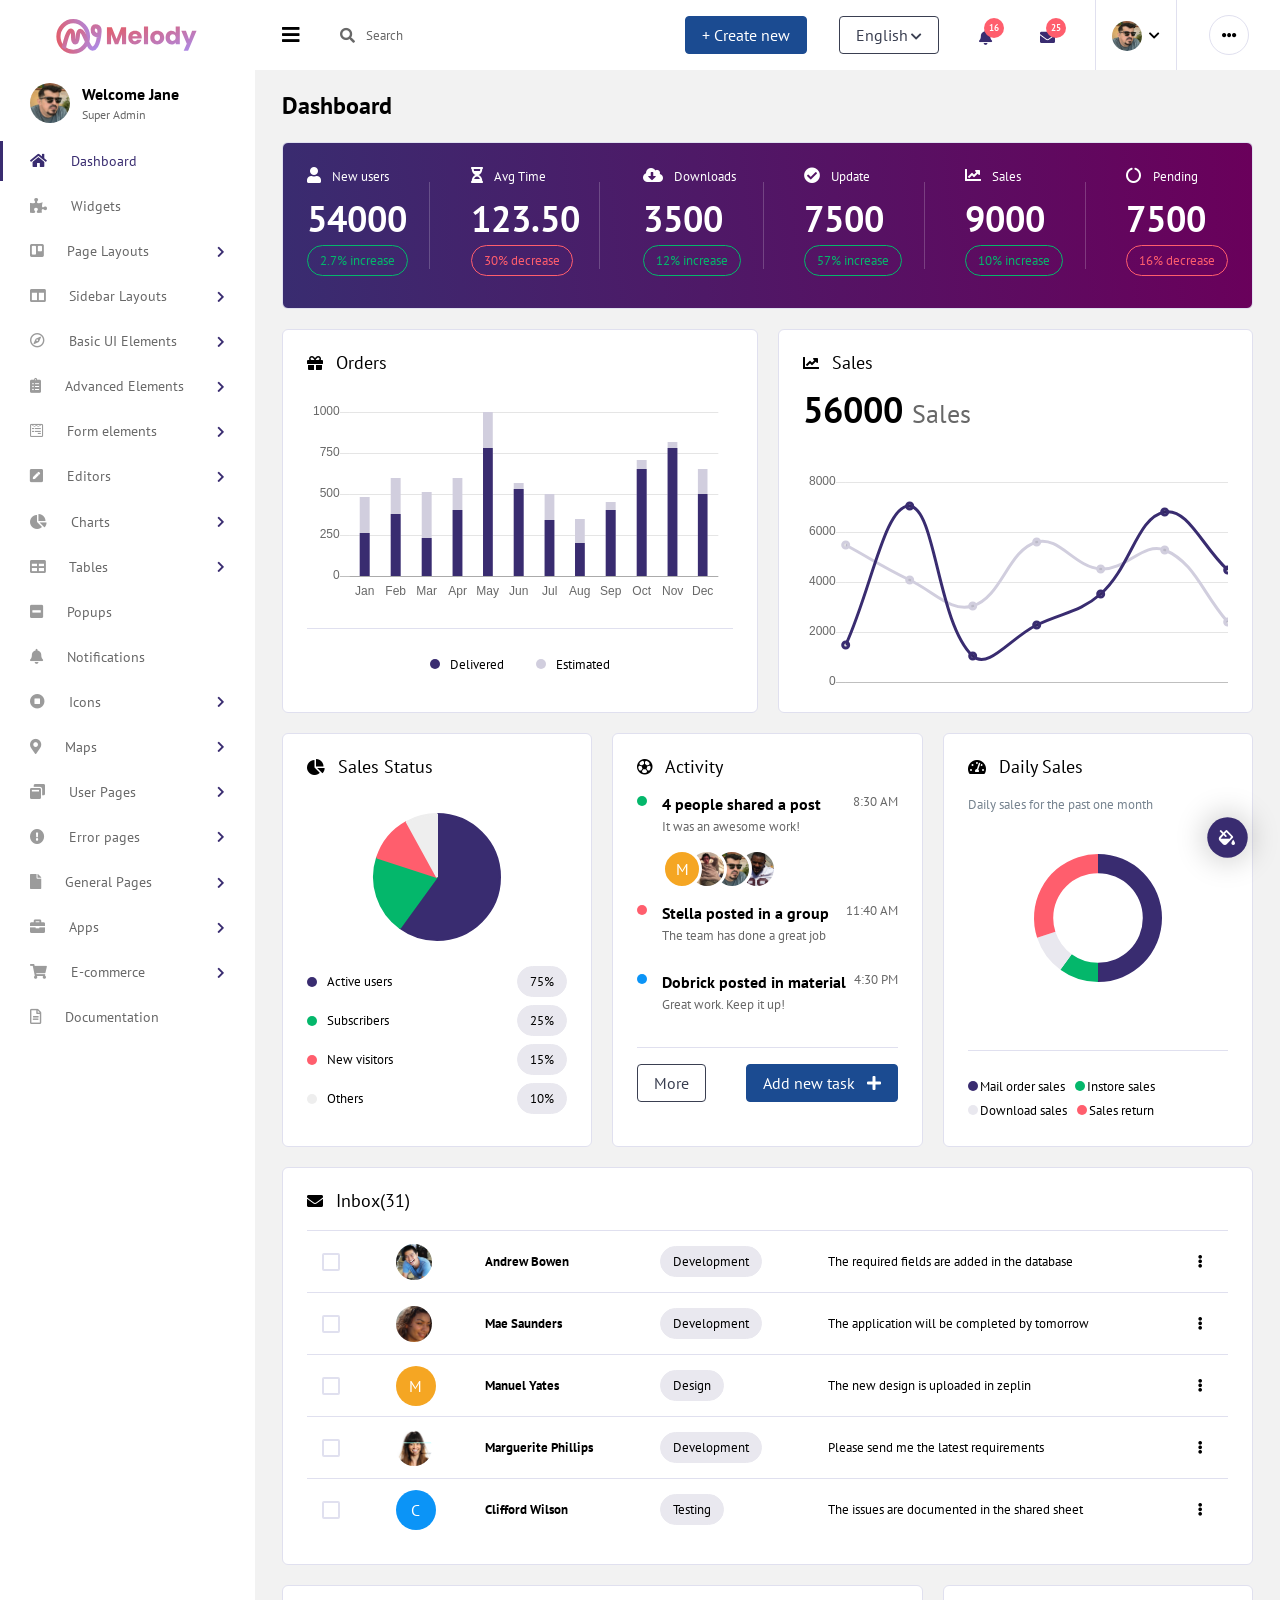
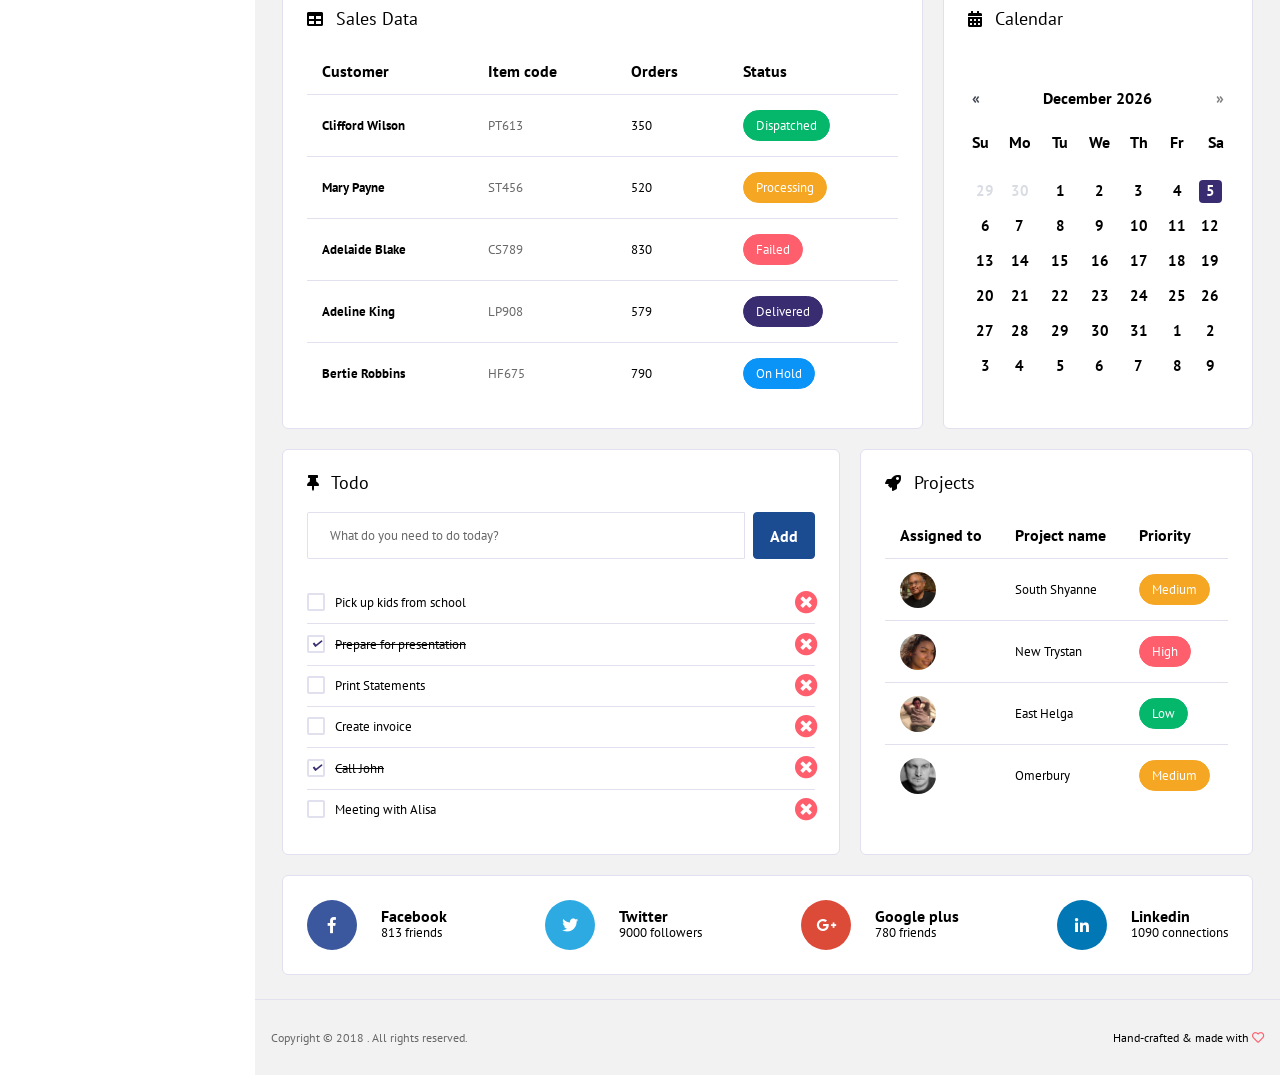
<file: OrganikPazarProject/wwwroot/Melody-Premium-Bootstrap-Admin-Dashboard-Template/index-2.html>
<!DOCTYPE html>
<html lang="en">


<head>
  <!-- Required meta tags -->
  <meta charset="utf-8">
  <meta name="viewport" content="width=device-width, initial-scale=1, shrink-to-fit=no">
  <title>Melody Admin</title>
  <!-- plugins:css -->
  <link rel="stylesheet" href="vendors/iconfonts/font-awesome/css/all.min.css">
  <link rel="stylesheet" href="vendors/css/vendor.bundle.base.css">
  <link rel="stylesheet" href="vendors/css/vendor.bundle.addons.css">
  <!-- endinject -->
  <!-- plugin css for this page -->
  <!-- End plugin css for this page -->
  <!-- inject:css -->
  <link rel="stylesheet" href="css/style.css">
  <!-- endinject -->
  <link rel="shortcut icon" href="http://www.urbanui.com/" />
</head>
<body>
  <div class="container-scroller">
    <!-- partial:partials/_navbar.html -->
    <nav class="navbar col-lg-12 col-12 p-0 fixed-top d-flex flex-row default-layout-navbar">
      <div class="text-center navbar-brand-wrapper d-flex align-items-center justify-content-center">
        <a class="navbar-brand brand-logo" href="index-2.html"><img src="images/logo.svg" alt="logo"/></a>
        <a class="navbar-brand brand-logo-mini" href="index-2.html"><img src="images/logo-mini.svg" alt="logo"/></a>
      </div>
      <div class="navbar-menu-wrapper d-flex align-items-stretch">
        <button class="navbar-toggler navbar-toggler align-self-center" type="button" data-toggle="minimize">
          <span class="fas fa-bars"></span>
        </button>
        <ul class="navbar-nav">
          <li class="nav-item nav-search d-none d-md-flex">
            <div class="nav-link">
              <div class="input-group">
                <div class="input-group-prepend">
                  <span class="input-group-text">
                    <i class="fas fa-search"></i>
                  </span>
                </div>
                <input type="text" class="form-control" placeholder="Search" aria-label="Search">
              </div>
            </div>
          </li>
        </ul>
        <ul class="navbar-nav navbar-nav-right">
          <li class="nav-item d-none d-lg-flex">
            <a class="nav-link" href="#">
              <span class="btn btn-primary">+ Create new</span>
            </a>
          </li>
          <li class="nav-item dropdown d-none d-lg-flex">
            <div class="nav-link">
              <span class="dropdown-toggle btn btn-outline-dark" id="languageDropdown" data-toggle="dropdown">English</span>
              <div class="dropdown-menu navbar-dropdown" aria-labelledby="languageDropdown">
                <a class="dropdown-item font-weight-medium" href="#">
                  French
                </a>
                <div class="dropdown-divider"></div>
                <a class="dropdown-item font-weight-medium" href="#">
                  Espanol
                </a>
                <div class="dropdown-divider"></div>
                <a class="dropdown-item font-weight-medium" href="#">
                  Latin
                </a>
                <div class="dropdown-divider"></div>
                <a class="dropdown-item font-weight-medium" href="#">
                  Arabic
                </a>
              </div>
            </div>
          </li>
          <li class="nav-item dropdown">
            <a class="nav-link count-indicator dropdown-toggle" id="notificationDropdown" href="#" data-toggle="dropdown">
              <i class="fas fa-bell mx-0"></i>
              <span class="count">16</span>
            </a>
            <div class="dropdown-menu dropdown-menu-right navbar-dropdown preview-list" aria-labelledby="notificationDropdown">
              <a class="dropdown-item">
                <p class="mb-0 font-weight-normal float-left">You have 16 new notifications
                </p>
                <span class="badge badge-pill badge-warning float-right">View all</span>
              </a>
              <div class="dropdown-divider"></div>
              <a class="dropdown-item preview-item">
                <div class="preview-thumbnail">
                  <div class="preview-icon bg-danger">
                    <i class="fas fa-exclamation-circle mx-0"></i>
                  </div>
                </div>
                <div class="preview-item-content">
                  <h6 class="preview-subject font-weight-medium">Application Error</h6>
                  <p class="font-weight-light small-text">
                    Just now
                  </p>
                </div>
              </a>
              <div class="dropdown-divider"></div>
              <a class="dropdown-item preview-item">
                <div class="preview-thumbnail">
                  <div class="preview-icon bg-warning">
                    <i class="fas fa-wrench mx-0"></i>
                  </div>
                </div>
                <div class="preview-item-content">
                  <h6 class="preview-subject font-weight-medium">Settings</h6>
                  <p class="font-weight-light small-text">
                    Private message
                  </p>
                </div>
              </a>
              <div class="dropdown-divider"></div>
              <a class="dropdown-item preview-item">
                <div class="preview-thumbnail">
                  <div class="preview-icon bg-info">
                    <i class="far fa-envelope mx-0"></i>
                  </div>
                </div>
                <div class="preview-item-content">
                  <h6 class="preview-subject font-weight-medium">New user registration</h6>
                  <p class="font-weight-light small-text">
                    2 days ago
                  </p>
                </div>
              </a>
            </div>
          </li>
          <li class="nav-item dropdown">
            <a class="nav-link count-indicator dropdown-toggle" id="messageDropdown" href="#" data-toggle="dropdown" aria-expanded="false">
              <i class="fas fa-envelope mx-0"></i>
              <span class="count">25</span>
            </a>
            <div class="dropdown-menu dropdown-menu-right navbar-dropdown preview-list" aria-labelledby="messageDropdown">
              <div class="dropdown-item">
                <p class="mb-0 font-weight-normal float-left">You have 7 unread mails
                </p>
                <span class="badge badge-info badge-pill float-right">View all</span>
              </div>
              <div class="dropdown-divider"></div>
              <a class="dropdown-item preview-item">
                <div class="preview-thumbnail">
                    <img src="images/faces/face4.jpg" alt="image" class="profile-pic">
                </div>
                <div class="preview-item-content flex-grow">
                  <h6 class="preview-subject ellipsis font-weight-medium">David Grey
                    <span class="float-right font-weight-light small-text">1 Minutes ago</span>
                  </h6>
                  <p class="font-weight-light small-text">
                    The meeting is cancelled
                  </p>
                </div>
              </a>
              <div class="dropdown-divider"></div>
              <a class="dropdown-item preview-item">
                <div class="preview-thumbnail">
                    <img src="images/faces/face2.jpg" alt="image" class="profile-pic">
                </div>
                <div class="preview-item-content flex-grow">
                  <h6 class="preview-subject ellipsis font-weight-medium">Tim Cook
                    <span class="float-right font-weight-light small-text">15 Minutes ago</span>
                  </h6>
                  <p class="font-weight-light small-text">
                    New product launch
                  </p>
                </div>
              </a>
              <div class="dropdown-divider"></div>
              <a class="dropdown-item preview-item">
                <div class="preview-thumbnail">
                    <img src="images/faces/face3.jpg" alt="image" class="profile-pic">
                </div>
                <div class="preview-item-content flex-grow">
                  <h6 class="preview-subject ellipsis font-weight-medium"> Johnson
                    <span class="float-right font-weight-light small-text">18 Minutes ago</span>
                  </h6>
                  <p class="font-weight-light small-text">
                    Upcoming board meeting
                  </p>
                </div>
              </a>
            </div>
          </li>
          <li class="nav-item nav-profile dropdown">
            <a class="nav-link dropdown-toggle" href="#" data-toggle="dropdown" id="profileDropdown">
              <img src="images/faces/face5.jpg" alt="profile"/>
            </a>
            <div class="dropdown-menu dropdown-menu-right navbar-dropdown" aria-labelledby="profileDropdown">
              <a class="dropdown-item">
                <i class="fas fa-cog text-primary"></i>
                Settings
              </a>
              <div class="dropdown-divider"></div>
              <a class="dropdown-item">
                <i class="fas fa-power-off text-primary"></i>
                Logout
              </a>
            </div>
          </li>
          <li class="nav-item nav-settings d-none d-lg-block">
            <a class="nav-link" href="#">
              <i class="fas fa-ellipsis-h"></i>
            </a>
          </li>
        </ul>
        <button class="navbar-toggler navbar-toggler-right d-lg-none align-self-center" type="button" data-toggle="offcanvas">
          <span class="fas fa-bars"></span>
        </button>
      </div>
    </nav>
    <!-- partial -->
    <div class="container-fluid page-body-wrapper">
      <!-- partial:partials/_settings-panel.html -->
      <div class="theme-setting-wrapper">
        <div id="settings-trigger"><i class="fas fa-fill-drip"></i></div>
        <div id="theme-settings" class="settings-panel">
          <i class="settings-close fa fa-times"></i>
          <p class="settings-heading">SIDEBAR SKINS</p>
          <div class="sidebar-bg-options selected" id="sidebar-light-theme"><div class="img-ss rounded-circle bg-light border mr-3"></div>Light</div>
          <div class="sidebar-bg-options" id="sidebar-dark-theme"><div class="img-ss rounded-circle bg-dark border mr-3"></div>Dark</div>
          <p class="settings-heading mt-2">HEADER SKINS</p>
          <div class="color-tiles mx-0 px-4">
            <div class="tiles primary"></div>
            <div class="tiles success"></div>
            <div class="tiles warning"></div>
            <div class="tiles danger"></div>
            <div class="tiles info"></div>
            <div class="tiles dark"></div>
            <div class="tiles default"></div>
          </div>
        </div>
      </div>
      <div id="right-sidebar" class="settings-panel">
        <i class="settings-close fa fa-times"></i>
        <ul class="nav nav-tabs" id="setting-panel" role="tablist">
          <li class="nav-item">
            <a class="nav-link active" id="todo-tab" data-toggle="tab" href="#todo-section" role="tab" aria-controls="todo-section" aria-expanded="true">TO DO LIST</a>
          </li>
          <li class="nav-item">
            <a class="nav-link" id="chats-tab" data-toggle="tab" href="#chats-section" role="tab" aria-controls="chats-section">CHATS</a>
          </li>
        </ul>
        <div class="tab-content" id="setting-content">
          <div class="tab-pane fade show active scroll-wrapper" id="todo-section" role="tabpanel" aria-labelledby="todo-section">
            <div class="add-items d-flex px-3 mb-0">
              <form class="form w-100">
                <div class="form-group d-flex">
                  <input type="text" class="form-control todo-list-input" placeholder="Add To-do">
                  <button type="submit" class="add btn btn-primary todo-list-add-btn" id="add-task-todo">Add</button>
                </div>
              </form>
            </div>
            <div class="list-wrapper px-3">
              <ul class="d-flex flex-column-reverse todo-list">
                <li>
                  <div class="form-check">
                    <label class="form-check-label">
                      <input class="checkbox" type="checkbox">
                      Team review meeting at 3.00 PM
                    </label>
                  </div>
                  <i class="remove fa fa-times-circle"></i>
                </li>
                <li>
                  <div class="form-check">
                    <label class="form-check-label">
                      <input class="checkbox" type="checkbox">
                      Prepare for presentation
                    </label>
                  </div>
                  <i class="remove fa fa-times-circle"></i>
                </li>
                <li>
                  <div class="form-check">
                    <label class="form-check-label">
                      <input class="checkbox" type="checkbox">
                      Resolve all the low priority tickets due today
                    </label>
                  </div>
                  <i class="remove fa fa-times-circle"></i>
                </li>
                <li class="completed">
                  <div class="form-check">
                    <label class="form-check-label">
                      <input class="checkbox" type="checkbox" checked>
                      Schedule meeting for next week
                    </label>
                  </div>
                  <i class="remove fa fa-times-circle"></i>
                </li>
                <li class="completed">
                  <div class="form-check">
                    <label class="form-check-label">
                      <input class="checkbox" type="checkbox" checked>
                      Project review
                    </label>
                  </div>
                  <i class="remove fa fa-times-circle"></i>
                </li>
              </ul>
            </div>
            <div class="events py-4 border-bottom px-3">
              <div class="wrapper d-flex mb-2">
                <i class="fa fa-times-circle text-primary mr-2"></i>
                <span>Feb 11 2018</span>
              </div>
              <p class="mb-0 font-weight-thin text-gray">Creating component page</p>
              <p class="text-gray mb-0">build a js based app</p>
            </div>
            <div class="events pt-4 px-3">
              <div class="wrapper d-flex mb-2">
                <i class="fa fa-times-circle text-primary mr-2"></i>
                <span>Feb 7 2018</span>
              </div>
              <p class="mb-0 font-weight-thin text-gray">Meeting with Alisa</p>
              <p class="text-gray mb-0 ">Call Sarah Graves</p>
            </div>
          </div>
          <!-- To do section tab ends -->
          <div class="tab-pane fade" id="chats-section" role="tabpanel" aria-labelledby="chats-section">
            <div class="d-flex align-items-center justify-content-between border-bottom">
              <p class="settings-heading border-top-0 mb-3 pl-3 pt-0 border-bottom-0 pb-0">Friends</p>
              <small class="settings-heading border-top-0 mb-3 pt-0 border-bottom-0 pb-0 pr-3 font-weight-normal">See All</small>
            </div>
            <ul class="chat-list">
              <li class="list active">
                <div class="profile"><img src="images/faces/face1.jpg" alt="image"><span class="online"></span></div>
                <div class="info">
                  <p>Thomas Douglas</p>
                  <p>Available</p>
                </div>
                <small class="text-muted my-auto">19 min</small>
              </li>
              <li class="list">
                <div class="profile"><img src="images/faces/face2.jpg" alt="image"><span class="offline"></span></div>
                <div class="info">
                  <div class="wrapper d-flex">
                    <p>Catherine</p>
                  </div>
                  <p>Away</p>
                </div>
                <div class="badge badge-success badge-pill my-auto mx-2">4</div>
                <small class="text-muted my-auto">23 min</small>
              </li>
              <li class="list">
                <div class="profile"><img src="images/faces/face3.jpg" alt="image"><span class="online"></span></div>
                <div class="info">
                  <p>Daniel Russell</p>
                  <p>Available</p>
                </div>
                <small class="text-muted my-auto">14 min</small>
              </li>
              <li class="list">
                <div class="profile"><img src="images/faces/face4.jpg" alt="image"><span class="offline"></span></div>
                <div class="info">
                  <p>James Richardson</p>
                  <p>Away</p>
                </div>
                <small class="text-muted my-auto">2 min</small>
              </li>
              <li class="list">
                <div class="profile"><img src="images/faces/face5.jpg" alt="image"><span class="online"></span></div>
                <div class="info">
                  <p>Madeline Kennedy</p>
                  <p>Available</p>
                </div>
                <small class="text-muted my-auto">5 min</small>
              </li>
              <li class="list">
                <div class="profile"><img src="images/faces/face6.jpg" alt="image"><span class="online"></span></div>
                <div class="info">
                  <p>Sarah Graves</p>
                  <p>Available</p>
                </div>
                <small class="text-muted my-auto">47 min</small>
              </li>
            </ul>
          </div>
          <!-- chat tab ends -->
        </div>
      </div>
      <!-- partial -->
      <!-- partial:partials/_sidebar.html -->
      <nav class="sidebar sidebar-offcanvas" id="sidebar">
        <ul class="nav">
          <li class="nav-item nav-profile">
            <div class="nav-link">
              <div class="profile-image">
                <img src="images/faces/face5.jpg" alt="image"/>
              </div>
              <div class="profile-name">
                <p class="name">
                  Welcome Jane
                </p>
                <p class="designation">
                  Super Admin
                </p>
              </div>
            </div>
          </li>
          <li class="nav-item">
            <a class="nav-link" href="index-2.html">
              <i class="fa fa-home menu-icon"></i>
              <span class="menu-title">Dashboard</span>
            </a>
          </li>
          <li class="nav-item">
            <a class="nav-link" href="pages/widgets.html">
              <i class="fa fa-puzzle-piece menu-icon"></i>
              <span class="menu-title">Widgets</span>
            </a>
          </li>
          <li class="nav-item">
            <a class="nav-link" data-toggle="collapse" href="#page-layouts" aria-expanded="false" aria-controls="page-layouts">
              <i class="fab fa-trello menu-icon"></i>
              <span class="menu-title">Page Layouts</span>
              <i class="menu-arrow"></i>
            </a>
            <div class="collapse" id="page-layouts">
              <ul class="nav flex-column sub-menu">
                <li class="nav-item d-none d-lg-block"> <a class="nav-link" href="pages/layout/boxed-layout.html">Boxed</a></li>
                <li class="nav-item"> <a class="nav-link" href="pages/layout/rtl-layout.html">RTL</a></li>
                <li class="nav-item d-none d-lg-block"> <a class="nav-link" href="pages/layout/horizontal-menu.html">Horizontal Menu</a></li>
              </ul>
            </div>
          </li>
          <li class="nav-item d-none d-lg-block">
            <a class="nav-link" data-toggle="collapse" href="#sidebar-layouts" aria-expanded="false" aria-controls="sidebar-layouts">
              <i class="fas fa-columns menu-icon"></i>
              <span class="menu-title">Sidebar Layouts</span>
              <i class="menu-arrow"></i>
            </a>
            <div class="collapse" id="sidebar-layouts">
              <ul class="nav flex-column sub-menu">
                <li class="nav-item"> <a class="nav-link" href="pages/layout/compact-menu.html">Compact menu</a></li>
                <li class="nav-item"> <a class="nav-link" href="pages/layout/sidebar-collapsed.html">Icon menu</a></li>
                <li class="nav-item"> <a class="nav-link" href="pages/layout/sidebar-hidden.html">Sidebar Hidden</a></li>
                <li class="nav-item"> <a class="nav-link" href="pages/layout/sidebar-hidden-overlay.html">Sidebar Overlay</a></li>
                <li class="nav-item"> <a class="nav-link" href="pages/layout/sidebar-fixed.html">Sidebar Fixed</a></li>
              </ul>
            </div>
          </li>
          <li class="nav-item">
            <a class="nav-link" data-toggle="collapse" href="#ui-basic" aria-expanded="false" aria-controls="ui-basic">
              <i class="far fa-compass menu-icon"></i>
              <span class="menu-title">Basic UI Elements</span>
              <i class="menu-arrow"></i>
            </a>
            <div class="collapse" id="ui-basic">
              <ul class="nav flex-column sub-menu">
                <li class="nav-item"> <a class="nav-link" href="pages/ui-features/accordions.html">Accordions</a></li>
                <li class="nav-item"> <a class="nav-link" href="pages/ui-features/buttons.html">Buttons</a></li>
                <li class="nav-item"> <a class="nav-link" href="pages/ui-features/badges.html">Badges</a></li>
                <li class="nav-item"> <a class="nav-link" href="pages/ui-features/breadcrumbs.html">Breadcrumbs</a></li>
                <li class="nav-item"> <a class="nav-link" href="pages/ui-features/dropdowns.html">Dropdowns</a></li>
                <li class="nav-item"> <a class="nav-link" href="pages/ui-features/modals.html">Modals</a></li>
                <li class="nav-item"> <a class="nav-link" href="pages/ui-features/progress.html">Progress bar</a></li>
                <li class="nav-item"> <a class="nav-link" href="pages/ui-features/pagination.html">Pagination</a></li>
                <li class="nav-item"> <a class="nav-link" href="pages/ui-features/tabs.html">Tabs</a></li>
                <li class="nav-item"> <a class="nav-link" href="pages/ui-features/typography.html">Typography</a></li>
                <li class="nav-item"> <a class="nav-link" href="pages/ui-features/tooltips.html">Tooltips</a></li>
              </ul>
              </div>
          </li>
          <li class="nav-item">
            <a class="nav-link" data-toggle="collapse" href="#ui-advanced" aria-expanded="false" aria-controls="ui-advanced">
              <i class="fas fa-clipboard-list menu-icon"></i>
              <span class="menu-title">Advanced Elements</span>
              <i class="menu-arrow"></i>
            </a>
            <div class="collapse" id="ui-advanced">
              <ul class="nav flex-column sub-menu">
                <li class="nav-item"> <a class="nav-link" href="pages/ui-features/dragula.html">Dragula</a></li>
                <li class="nav-item"> <a class="nav-link" href="pages/ui-features/clipboard.html">Clipboard</a></li>
                <li class="nav-item"> <a class="nav-link" href="pages/ui-features/context-menu.html">Context menu</a></li>
                <li class="nav-item"> <a class="nav-link" href="pages/ui-features/slider.html">Sliders</a></li>
                <li class="nav-item"> <a class="nav-link" href="pages/ui-features/carousel.html">Carousel</a></li>
                <li class="nav-item"> <a class="nav-link" href="pages/ui-features/colcade.html">Colcade</a></li>
                <li class="nav-item"> <a class="nav-link" href="pages/ui-features/loaders.html">Loaders</a></li>
              </ul>
            </div>
          </li>
          <li class="nav-item">
            <a class="nav-link" data-toggle="collapse" href="#form-elements" aria-expanded="false" aria-controls="form-elements">
              <i class="fab fa-wpforms menu-icon"></i>
              <span class="menu-title">Form elements</span>
              <i class="menu-arrow"></i>
            </a>
            <div class="collapse" id="form-elements">
              <ul class="nav flex-column sub-menu">
                <li class="nav-item"><a class="nav-link" href="pages/forms/basic_elements.html">Basic Elements</a></li>                
                <li class="nav-item"><a class="nav-link" href="pages/forms/advanced_elements.html">Advanced Elements</a></li>
                <li class="nav-item"><a class="nav-link" href="pages/forms/validation.html">Validation</a></li>
                <li class="nav-item"><a class="nav-link" href="pages/forms/wizard.html">Wizard</a></li>
              </ul>
            </div>
          </li>
          <li class="nav-item">
            <a class="nav-link" data-toggle="collapse" href="#editors" aria-expanded="false" aria-controls="editors">
              <i class="fas fa-pen-square menu-icon"></i>
              <span class="menu-title">Editors</span>
              <i class="menu-arrow"></i>
            </a>
            <div class="collapse" id="editors">
              <ul class="nav flex-column sub-menu">
                <li class="nav-item"><a class="nav-link" href="pages/forms/text_editor.html">Text editors</a></li>
                <li class="nav-item"><a class="nav-link" href="pages/forms/code_editor.html">Code editors</a></li>
              </ul>
            </div>
          </li>
          <li class="nav-item">
            <a class="nav-link" data-toggle="collapse" href="#charts" aria-expanded="false" aria-controls="charts">
              <i class="fas fa-chart-pie menu-icon"></i>
              <span class="menu-title">Charts</span>
              <i class="menu-arrow"></i>
            </a>
            <div class="collapse" id="charts">
              <ul class="nav flex-column sub-menu">
                <li class="nav-item"> <a class="nav-link" href="pages/charts/chartjs.html">ChartJs</a></li>
                <li class="nav-item"> <a class="nav-link" href="pages/charts/morris.html">Morris</a></li>
                <li class="nav-item"> <a class="nav-link" href="pages/charts/flot-chart.html">Flot</a></li>
                <li class="nav-item"> <a class="nav-link" href="pages/charts/google-charts.html">Google charts</a></li>
                <li class="nav-item"> <a class="nav-link" href="pages/charts/sparkline.html">Sparkline js</a></li>
                <li class="nav-item"> <a class="nav-link" href="pages/charts/c3.html">C3 charts</a></li>
                <li class="nav-item"> <a class="nav-link" href="pages/charts/chartist.html">Chartists</a></li>
                <li class="nav-item"> <a class="nav-link" href="pages/charts/justGage.html">JustGage</a></li>
              </ul>
              </div>
          </li>
          <li class="nav-item">
            <a class="nav-link" data-toggle="collapse" href="#tables" aria-expanded="false" aria-controls="tables">
              <i class="fas fa-table menu-icon"></i>
              <span class="menu-title">Tables</span>
              <i class="menu-arrow"></i>
            </a>
            <div class="collapse" id="tables">
              <ul class="nav flex-column sub-menu">
                <li class="nav-item"> <a class="nav-link" href="pages/tables/basic-table.html">Basic table</a></li>
                <li class="nav-item"> <a class="nav-link" href="pages/tables/data-table.html">Data table</a></li>
                <li class="nav-item"> <a class="nav-link" href="pages/tables/js-grid.html">Js-grid</a></li>
                <li class="nav-item"> <a class="nav-link" href="pages/tables/sortable-table.html">Sortable table</a></li>
              </ul>
            </div>
          </li>
          <li class="nav-item">
            <a class="nav-link" href="pages/ui-features/popups.html">
              <i class="fas fa-minus-square menu-icon"></i>
              <span class="menu-title">Popups</span>
            </a>
          </li>
          <li class="nav-item">
            <a class="nav-link" href="pages/ui-features/notifications.html">
              <i class="fas fa-bell menu-icon"></i>
              <span class="menu-title">Notifications</span>
            </a>
          </li>
          <li class="nav-item">
            <a class="nav-link" data-toggle="collapse" href="#icons" aria-expanded="false" aria-controls="icons">
              <i class="fa fa-stop-circle menu-icon"></i>
              <span class="menu-title">Icons</span>
              <i class="menu-arrow"></i>
            </a>
            <div class="collapse" id="icons">
              <ul class="nav flex-column sub-menu">
                <li class="nav-item"> <a class="nav-link" href="pages/icons/flag-icons.html">Flag icons</a></li>
                <li class="nav-item"> <a class="nav-link" href="pages/icons/font-awesome.html">Font Awesome</a></li>
                <li class="nav-item"> <a class="nav-link" href="pages/icons/simple-line-icon.html">Simple line icons</a></li>
                <li class="nav-item"> <a class="nav-link" href="pages/icons/themify.html">Themify icons</a></li>
              </ul>
            </div>
          </li>
          <li class="nav-item">
            <a class="nav-link" data-toggle="collapse" href="#maps" aria-expanded="false" aria-controls="maps">
              <i class="fas fa-map-marker-alt menu-icon"></i>
              <span class="menu-title">Maps</span>
              <i class="menu-arrow"></i>
            </a>
            <div class="collapse" id="maps">
              <ul class="nav flex-column sub-menu">
                <li class="nav-item"> <a class="nav-link" href="pages/maps/mapeal.html">Mapeal</a></li>
                <li class="nav-item"> <a class="nav-link" href="pages/maps/vector-map.html">Vector Map</a></li>
                <li class="nav-item"> <a class="nav-link" href="pages/maps/google-maps.html">Google Map</a></li>
              </ul>
            </div>
          </li>
          <li class="nav-item">
            <a class="nav-link" data-toggle="collapse" href="#auth" aria-expanded="false" aria-controls="auth">
              <i class="fas fa-window-restore menu-icon"></i>
              <span class="menu-title">User Pages</span>
              <i class="menu-arrow"></i>
            </a>
            <div class="collapse" id="auth">
              <ul class="nav flex-column sub-menu">
                <li class="nav-item"> <a class="nav-link" href="pages/samples/login.html"> Login </a></li>
                <li class="nav-item"> <a class="nav-link" href="pages/samples/login-2.html"> Login 2 </a></li>
                <li class="nav-item"> <a class="nav-link" href="pages/samples/register.html"> Register </a></li>
                <li class="nav-item"> <a class="nav-link" href="pages/samples/register-2.html"> Register 2 </a></li>
                <li class="nav-item"> <a class="nav-link" href="pages/samples/lock-screen.html"> Lockscreen </a></li>
              </ul>
            </div>
          </li>
          <li class="nav-item">
            <a class="nav-link" data-toggle="collapse" href="#error" aria-expanded="false" aria-controls="error">
              <i class="fas fa-exclamation-circle menu-icon"></i>
              <span class="menu-title">Error pages</span>
              <i class="menu-arrow"></i>
            </a>
            <div class="collapse" id="error">
              <ul class="nav flex-column sub-menu">
                <li class="nav-item"> <a class="nav-link" href="pages/samples/error-404.html"> 404 </a></li>
                <li class="nav-item"> <a class="nav-link" href="pages/samples/error-500.html"> 500 </a></li>
              </ul>
            </div>
          </li>
          <li class="nav-item">
            <a class="nav-link" data-toggle="collapse" href="#general-pages" aria-expanded="false" aria-controls="general-pages">
              <i class="fas fa-file menu-icon"></i>
              <span class="menu-title">General Pages</span>
              <i class="menu-arrow"></i>
            </a>
            <div class="collapse" id="general-pages">
              <ul class="nav flex-column sub-menu">
                <li class="nav-item"> <a class="nav-link" href="pages/samples/blank-page.html"> Blank Page </a></li>
                <li class="nav-item"> <a class="nav-link" href="pages/samples/profile.html"> Profile </a></li>
                <li class="nav-item"> <a class="nav-link" href="pages/samples/faq.html"> FAQ </a></li>
                <li class="nav-item"> <a class="nav-link" href="pages/samples/faq-2.html"> FAQ 2 </a></li>
                <li class="nav-item"> <a class="nav-link" href="pages/samples/news-grid.html"> News grid </a></li>
                <li class="nav-item"> <a class="nav-link" href="pages/samples/timeline.html"> Timeline </a></li>
                <li class="nav-item"> <a class="nav-link" href="pages/samples/search-results.html"> Search Results </a></li>
                <li class="nav-item"> <a class="nav-link" href="pages/samples/portfolio.html"> Portfolio </a></li>
              </ul>
            </div>
          </li>
          <li class="nav-item">
            <a class="nav-link" data-toggle="collapse" href="#apps" aria-expanded="false" aria-controls="apps">
              <i class="fas fa-briefcase menu-icon"></i>
              <span class="menu-title">Apps</span>
              <i class="menu-arrow"></i>
            </a>
            <div class="collapse" id="apps">
              <ul class="nav flex-column sub-menu">
                <li class="nav-item"> <a class="nav-link" href="pages/apps/email.html"> Email </a></li>
                <li class="nav-item"> <a class="nav-link" href="pages/apps/calendar.html"> Calendar </a></li>
                <li class="nav-item"> <a class="nav-link" href="pages/apps/todo.html"> Todo </a></li>
                <li class="nav-item"> <a class="nav-link" href="pages/apps/gallery.html"> Gallery </a></li>
              </ul>`
            </div>
          </li>
          <li class="nav-item">
            <a class="nav-link" data-toggle="collapse" href="#e-commerce" aria-expanded="false" aria-controls="e-commerce">
              <i class="fas fa-shopping-cart menu-icon"></i>
              <span class="menu-title">E-commerce</span>
              <i class="menu-arrow"></i>
            </a>
            <div class="collapse" id="e-commerce">
              <ul class="nav flex-column sub-menu">
                <li class="nav-item"> <a class="nav-link" href="pages/samples/invoice.html"> Invoice </a></li>
                <li class="nav-item"> <a class="nav-link" href="pages/samples/pricing-table.html"> Pricing Table </a></li>
                <li class="nav-item"> <a class="nav-link" href="pages/samples/orders.html"> Orders </a></li>
              </ul>
            </div>
          </li>
          <li class="nav-item">
            <a class="nav-link" href="pages/documentation.html">
              <i class="far fa-file-alt menu-icon"></i>
              <span class="menu-title">Documentation</span>
            </a>
          </li>
        </ul>
      </nav>
      <!-- partial -->
      <div class="main-panel">
        <div class="content-wrapper">
          <div class="page-header">
            <h3 class="page-title">
              Dashboard
            </h3>
          </div>
          <div class="row grid-margin">
            <div class="col-12">
              <div class="card card-statistics">
                <div class="card-body">
                  <div class="d-flex flex-column flex-md-row align-items-center justify-content-between">
                      <div class="statistics-item">
                        <p>
                          <i class="icon-sm fa fa-user mr-2"></i>
                          New users
                        </p>
                        <h2>54000</h2>
                        <label class="badge badge-outline-success badge-pill">2.7% increase</label>
                      </div>
                      <div class="statistics-item">
                        <p>
                          <i class="icon-sm fas fa-hourglass-half mr-2"></i>
                          Avg Time
                        </p>
                        <h2>123.50</h2>
                        <label class="badge badge-outline-danger badge-pill">30% decrease</label>
                      </div>
                      <div class="statistics-item">
                        <p>
                          <i class="icon-sm fas fa-cloud-download-alt mr-2"></i>
                          Downloads
                        </p>
                        <h2>3500</h2>
                        <label class="badge badge-outline-success badge-pill">12% increase</label>
                      </div>
                      <div class="statistics-item">
                        <p>
                          <i class="icon-sm fas fa-check-circle mr-2"></i>
                          Update
                        </p>
                        <h2>7500</h2>
                        <label class="badge badge-outline-success badge-pill">57% increase</label>
                      </div>
                      <div class="statistics-item">
                        <p>
                          <i class="icon-sm fas fa-chart-line mr-2"></i>
                          Sales
                        </p>
                        <h2>9000</h2>
                        <label class="badge badge-outline-success badge-pill">10% increase</label>
                      </div>
                      <div class="statistics-item">
                        <p>
                          <i class="icon-sm fas fa-circle-notch mr-2"></i>
                          Pending
                        </p>
                        <h2>7500</h2>
                        <label class="badge badge-outline-danger badge-pill">16% decrease</label>
                      </div>
                  </div>
                </div>
              </div>
            </div>
          </div>
          <div class="row">
            <div class="col-md-6 grid-margin stretch-card">
              <div class="card">
                <div class="card-body">
                  <h4 class="card-title">
                    <i class="fas fa-gift"></i>
                    Orders
                  </h4>
                  <canvas id="orders-chart"></canvas>
                  <div id="orders-chart-legend" class="orders-chart-legend"></div>                  
                </div>
              </div>
            </div>
            <div class="col-md-6 grid-margin stretch-card">
              <div class="card">
                <div class="card-body">
                  <h4 class="card-title">
                    <i class="fas fa-chart-line"></i>
                    Sales
                  </h4>
                  <h2 class="mb-5">56000 <span class="text-muted h4 font-weight-normal">Sales</span></h2>
                  <canvas id="sales-chart"></canvas>
                </div>
              </div>
            </div>
          </div>
          <div class="row">
            <div class="col-md-4 grid-margin stretch-card">
              <div class="card">
                <div class="card-body d-flex flex-column">
                  <h4 class="card-title">
                    <i class="fas fa-chart-pie"></i>
                    Sales status
                  </h4>
                  <div class="flex-grow-1 d-flex flex-column justify-content-between">
                    <canvas id="sales-status-chart" class="mt-3"></canvas>
                    <div class="pt-4">
                      <div id="sales-status-chart-legend" class="sales-status-chart-legend"></div>
                    </div>
                  </div>
                </div>
              </div>
            </div>
            <div class="col-md-4 grid-margin stretch-card">
              <div class="card">
                <div class="card-body">
                  <h4 class="card-title">
                    <i class="far fa-futbol"></i>
                    Activity
                  </h4>
                  <ul class="solid-bullet-list">
                    <li>
                      <h5>4 people shared a post
                        <span class="float-right text-muted font-weight-normal small">8:30 AM</span>
                      </h5>
                      <p class="text-muted">It was an awesome work!</p>
                      <div class="image-layers">
                        <div class="img-sm profile-image-text bg-warning rounded-circle image-layer-item">M</div>
                        <img class="img-sm rounded-circle image-layer-item" src="images/faces/face3.jpg" alt="profile"/>
                        <img class="img-sm rounded-circle image-layer-item" src="images/faces/face5.jpg" alt="profile"/>
                        <img class="img-sm rounded-circle image-layer-item" src="images/faces/face8.jpg" alt="profile"/>
                      </div>
                    </li>
                    <li>
                      <h5>Stella posted in a group
                        <span class="float-right text-muted font-weight-normal small">11:40 AM</span>
                      </h5>
                      <p class="text-muted">The team has done a great job</p>
                    </li>
                    <li>
                      <h5>Dobrick posted in material
                        <span class="float-right text-muted font-weight-normal small">4:30 PM</span>
                      </h5>
                      <p class="text-muted">Great work. Keep it up!</p>
                    </li>
                  </ul>
                  <div class="border-top pt-3">
                    <div class="d-flex justify-content-between">
                      <button class="btn btn-outline-dark">More</button>
                      <button class="btn btn-primary btn-icon-text">
                        Add new task
                        <i class="btn-icon-append fas fa-plus"></i>
                      </button>
                    </div>
                  </div>
                </div>
              </div>
            </div>
            <div class="col-md-4 grid-margin stretch-card">
              <div class="card">
                <div class="card-body d-flex flex-column">
                  <h4 class="card-title">
                    <i class="fas fa-tachometer-alt"></i>
                    Daily Sales
                  </h4>
                  <p class="card-description">Daily sales for the past one month</p>
                  <div class="flex-grow-1 d-flex flex-column justify-content-between">
                    <canvas id="daily-sales-chart" class="mt-3 mb-3 mb-md-0"></canvas>
                    <div id="daily-sales-chart-legend" class="daily-sales-chart-legend pt-4 border-top"></div>
                  </div>
                </div>
              </div>
            </div>
          </div>
          <div class="row">
            <div class="col-12 grid-margin">
              <div class="card">
                <div class="card-body">
                  <h4 class="card-title">
                    <i class="fas fa-envelope"></i>
                    Inbox(31)
                  </h4>
                  <div class="table-responsive">
                    <table class="table">
                      <tbody>
                        <tr>
                          <td>
                            <div class="form-check">
                              <label class="form-check-label">
                                <input type="checkbox" class="form-check-input">
                              </label>
                            </div>
                          </td>
                          <td class="py-1">
                            <img src="images/faces/face13.jpg" alt="profile" class="img-sm rounded-circle"/>
                          </td>
                          <td class="font-weight-bold">
                            Andrew Bowen
                          </td>
                          <td>
                            <label class="badge badge-light badge-pill">Development</label>
                          </td>
                          <td>
                            The required fields are added in the database
                          </td>
                          <td>
                            <i class="fas fa-ellipsis-v"></i>
                          </td>
                        </tr>
                        <tr>
                          <td>
                            <div class="form-check">
                              <label class="form-check-label">
                                <input type="checkbox" class="form-check-input">
                              </label>
                            </div>
                          </td>
                          <td class="py-1">
                            <img src="images/faces/face2.jpg" alt="profile" class="img-sm rounded-circle"/>
                          </td>
                          <td class="font-weight-bold">
                            Mae Saunders
                          </td>
                          <td>
                            <label class="badge badge-light badge-pill">Development</label>
                          </td>
                          <td>
                            The application will be completed by tomorrow
                          </td>
                          <td>
                            <i class="fas fa-ellipsis-v"></i>
                          </td>
                        </tr>
                        <tr>
                          <td>
                            <div class="form-check">
                              <label class="form-check-label">
                                <input type="checkbox" class="form-check-input">
                              </label>
                            </div>
                          </td>
                          <td class="py-1">
                            <div class="img-sm rounded-circle bg-warning profile-image-text">M</div>
                          </td>
                          <td class="font-weight-bold">
                            Manuel Yates
                          </td>
                          <td>
                            <label class="badge badge-light badge-pill">Design</label>
                          </td>
                          <td>
                            The new design is uploaded in zeplin
                          </td>
                          <td>
                            <i class="fas fa-ellipsis-v"></i>
                          </td>
                        </tr>
                        <tr>
                          <td>
                            <div class="form-check">
                              <label class="form-check-label">
                                <input type="checkbox" class="form-check-input">
                              </label>
                            </div>
                          </td>
                          <td class="py-1">
                            <img src="images/faces/face11.html" alt="profile" class="img-sm rounded-circle"/>
                          </td>
                          <td class="font-weight-bold">
                            Marguerite Phillips
                          </td>
                          <td>
                            <label class="badge badge-light badge-pill">Development</label>
                          </td>
                          <td>
                            Please send me the latest requirements
                          </td>
                          <td>
                            <i class="fas fa-ellipsis-v"></i>
                          </td>
                        </tr>
                        <tr>
                          <td>
                            <div class="form-check">
                              <label class="form-check-label">
                                <input type="checkbox" class="form-check-input">
                              </label>
                            </div>
                          </td>
                          <td class="py-1">
                            <div class="img-sm rounded-circle bg-info profile-image-text">C</div>
                          </td>
                          <td class="font-weight-bold">
                            Clifford Wilson
                          </td>
                          <td>
                            <label class="badge badge-light badge-pill">Testing</label>
                          </td>
                          <td>
                            The issues are documented in the shared sheet
                          </td>
                          <td>
                            <i class="fas fa-ellipsis-v"></i>
                          </td>
                        </tr>
                      </tbody>
                    </table>
                  </div>
                </div>
              </div>
            </div>
          </div>
          <div class="row">
            <div class="col-md-8 grid-margin stretch-card">
              <div class="card">
                <div class="card-body">
                  <h4 class="card-title">
                    <i class="fas fa-table"></i>
                    Sales Data
                  </h4>
                  <div class="table-responsive">
                    <table class="table">
                      <thead>
                        <tr>
                          <th>Customer</th>
                          <th>Item code</th>
                          <th>Orders</th>
                          <th>Status</th>
                        </tr>
                      </thead>
                      <tbody>
                        <tr>
                          <td class="font-weight-bold">
                            Clifford Wilson
                          </td>
                          <td class="text-muted">
                            PT613
                          </td>
                          <td>
                            350
                          </td>
                          <td>
                            <label class="badge badge-success badge-pill">Dispatched</label>
                          </td>
                        </tr>
                        <tr>
                          <td class="font-weight-bold">
                            Mary Payne
                          </td>
                          <td class="text-muted">
                            ST456
                          </td>
                          <td>
                            520
                          </td>
                          <td>
                            <label class="badge badge-warning badge-pill">Processing</label>
                          </td>
                        </tr>
                        <tr>
                          <td class="font-weight-bold">
                            Adelaide Blake
                          </td>
                          <td class="text-muted">
                            CS789
                          </td>
                          <td>
                            830
                          </td>
                          <td>
                            <label class="badge badge-danger badge-pill">Failed</label>
                          </td>
                        </tr>
                        <tr>
                          <td class="font-weight-bold">
                            Adeline King
                          </td>
                          <td class="text-muted">
                            LP908
                          </td>
                          <td>
                            579
                          </td>
                          <td>
                            <label class="badge badge-primary badge-pill">Delivered</label>
                          </td>
                        </tr>
                        <tr>
                          <td class="font-weight-bold">
                            Bertie Robbins
                          </td>
                          <td class="text-muted">
                            HF675
                          </td>
                          <td>
                            790
                          </td>
                          <td>
                            <label class="badge badge-info badge-pill">On Hold</label>
                          </td>
                        </tr>
                      </tbody>
                    </table>
                  </div>
                </div>
              </div>
            </div>
            <div class="col-md-4 grid-margin stretch-card">
              <div class="card">
                <div class="card-body">
                  <h4 class="card-title">
                    <i class="fas fa-calendar-alt"></i>
                    Calendar
                  </h4>
                  <div id="inline-datepicker-example" class="datepicker"></div>
                </div>
              </div>
            </div>
          </div>
          <div class="row">
            <div class="col-md-7 grid-margin stretch-card">
              <div class="card">
                <div class="card-body">
                  <h4 class="card-title">
                    <i class="fas fa-thumbtack"></i>
                    Todo
                  </h4>
                  <div class="add-items d-flex">
										<input type="text" class="form-control todo-list-input"  placeholder="What do you need to do today?">
										<button class="add btn btn-primary font-weight-bold todo-list-add-btn" id="add-task">Add</button>
									</div>
									<div class="list-wrapper">
										<ul class="d-flex flex-column-reverse todo-list">
											<li>
												<div class="form-check">
													<label class="form-check-label">
														<input class="checkbox" type="checkbox">
														Meeting with Alisa
													</label>
												</div>
												<i class="remove fa fa-times-circle"></i>
											</li>
											<li class="completed">
												<div class="form-check">
													<label class="form-check-label">
														<input class="checkbox" type="checkbox" checked>
														Call John
													</label>
												</div>
												<i class="remove fa fa-times-circle"></i>
											</li>
											<li>
												<div class="form-check">
													<label class="form-check-label">
														<input class="checkbox" type="checkbox">
														Create invoice
													</label>
												</div>
												<i class="remove fa fa-times-circle"></i>
											</li>
											<li>
												<div class="form-check">
													<label class="form-check-label">
														<input class="checkbox" type="checkbox">
														Print Statements
													</label>
												</div>
												<i class="remove fa fa-times-circle"></i>
											</li>
											<li class="completed">
												<div class="form-check">
													<label class="form-check-label">
														<input class="checkbox" type="checkbox" checked>
														Prepare for presentation
													</label>
												</div>
												<i class="remove fa fa-times-circle"></i>
											</li>
											<li>
												<div class="form-check">
													<label class="form-check-label">
														<input class="checkbox" type="checkbox">
														Pick up kids from school
													</label>
												</div>
												<i class="remove fa fa-times-circle"></i>
											</li>
										</ul>
									</div>
                </div>
              </div>
            </div>
            <div class="col-md-5 grid-margin stretch-card">
              <div class="card">
                <div class="card-body">
                  <h4 class="card-title">
                    <i class="fas fa-rocket"></i>
                    Projects
                  </h4>
                  <div class="table-responsive">
                    <table class="table">
                      <thead>
                        <tr>
                          <th>
                            Assigned to
                          </th>
                          <th>
                            Project name
                          </th>
                          <th>
                            Priority
                          </th>
                        </tr>
                      </thead>
                      <tbody>
                        <tr>
                          <td class="py-1">
                            <img src="images/faces/face1.jpg" alt="profile" class="img-sm rounded-circle"/>
                          </td>
                          <td>
                            South Shyanne
                          </td>
                          <td>
                            <label class="badge badge-warning badge-pill">Medium</label>
                          </td>
                        </tr>
                        <tr>
                          <td class="py-1">
                            <img src="images/faces/face2.jpg" alt="profile" class="img-sm rounded-circle"/>
                          </td>
                          <td>
                            New Trystan
                          </td>
                          <td>
                            <label class="badge badge-danger badge-pill">High</label>
                          </td>
                        </tr>
                        <tr>
                          <td class="py-1">
                            <img src="images/faces/face3.jpg" alt="profile" class="img-sm rounded-circle"/>
                          </td>
                          <td>
                            East Helga
                          </td>
                          <td>
                            <label class="badge badge-success badge-pill">Low</label>
                          </td>
                        </tr>
                        <tr>
                          <td class="py-1">
                            <img src="images/faces/face4.jpg" alt="profile" class="img-sm rounded-circle"/>
                          </td>
                          <td>
                            Omerbury
                          </td>
                          <td>
                            <label class="badge badge-warning badge-pill">Medium</label>
                          </td>
                        </tr>
                      </tbody>
                    </table>
                  </div>
                </div>
              </div>
            </div>
          </div>
          <div class="row">
            <div class="col-12">
              <div class="card">
                <div class="card-body">
                  <div class="d-md-flex justify-content-between align-items-center">
                    <div class="d-flex align-items-center mb-3 mb-md-0">
                      <button class="btn btn-social-icon btn-facebook btn-rounded">
                        <i class="fab fa-facebook-f"></i>
                      </button>
                      <div class="ml-4">
                        <h5 class="mb-0">Facebook</h5>
                        <p class="mb-0">813 friends</p>
                      </div>
                    </div>
                    <div class="d-flex align-items-center mb-3 mb-md-0">
                      <button class="btn btn-social-icon btn-twitter btn-rounded">
                        <i class="fab fa-twitter"></i>
                      </button>
                      <div class="ml-4">
                        <h5 class="mb-0">Twitter</h5>
                        <p class="mb-0">9000 followers</p>
                      </div>
                    </div>
                    <div class="d-flex align-items-center mb-3 mb-md-0">
                      <button class="btn btn-social-icon btn-google btn-rounded">
                        <i class="fab fa-google-plus-g"></i>
                      </button>
                      <div class="ml-4">
                        <h5 class="mb-0">Google plus</h5>
                        <p class="mb-0">780 friends</p>
                      </div>
                    </div>
                    <div class="d-flex align-items-center">
                      <button class="btn btn-social-icon btn-linkedin btn-rounded">
                        <i class="fab fa-linkedin-in"></i>
                      </button>
                      <div class="ml-4">
                        <h5 class="mb-0">Linkedin</h5>
                        <p class="mb-0">1090 connections</p>
                      </div>
                    </div>
                  </div>
                </div>
              </div>
            </div>
          </div>
        </div>
        <!-- content-wrapper ends -->
        <!-- partial:partials/_footer.html -->
        <footer class="footer">
          <div class="d-sm-flex justify-content-center justify-content-sm-between">
            <span class="text-muted text-center text-sm-left d-block d-sm-inline-block">Copyright © 2018 . All rights reserved.</span>
            <span class="float-none float-sm-right d-block mt-1 mt-sm-0 text-center">Hand-crafted & made with <i class="far fa-heart text-danger"></i></span>
          </div>
        </footer>
        <!-- partial -->
      </div>
      <!-- main-panel ends -->
    </div>
    <!-- page-body-wrapper ends -->
  </div>
  <!-- container-scroller -->

  <!-- plugins:js -->
  <script src="vendors/js/vendor.bundle.base.js"></script>
  <script src="vendors/js/vendor.bundle.addons.js"></script>
  <!-- endinject -->
  <!-- Plugin js for this page-->
  <!-- End plugin js for this page-->
  <!-- inject:js -->
  <script src="js/off-canvas.js"></script>
  <script src="js/hoverable-collapse.js"></script>
  <script src="js/misc.js"></script>
  <script src="js/settings.js"></script>
  <script src="js/todolist.js"></script>
  <!-- endinject -->
  <!-- Custom js for this page-->
  <script src="js/dashboard.js"></script>
  <!-- End custom js for this page-->
</body>


</html>
</file>
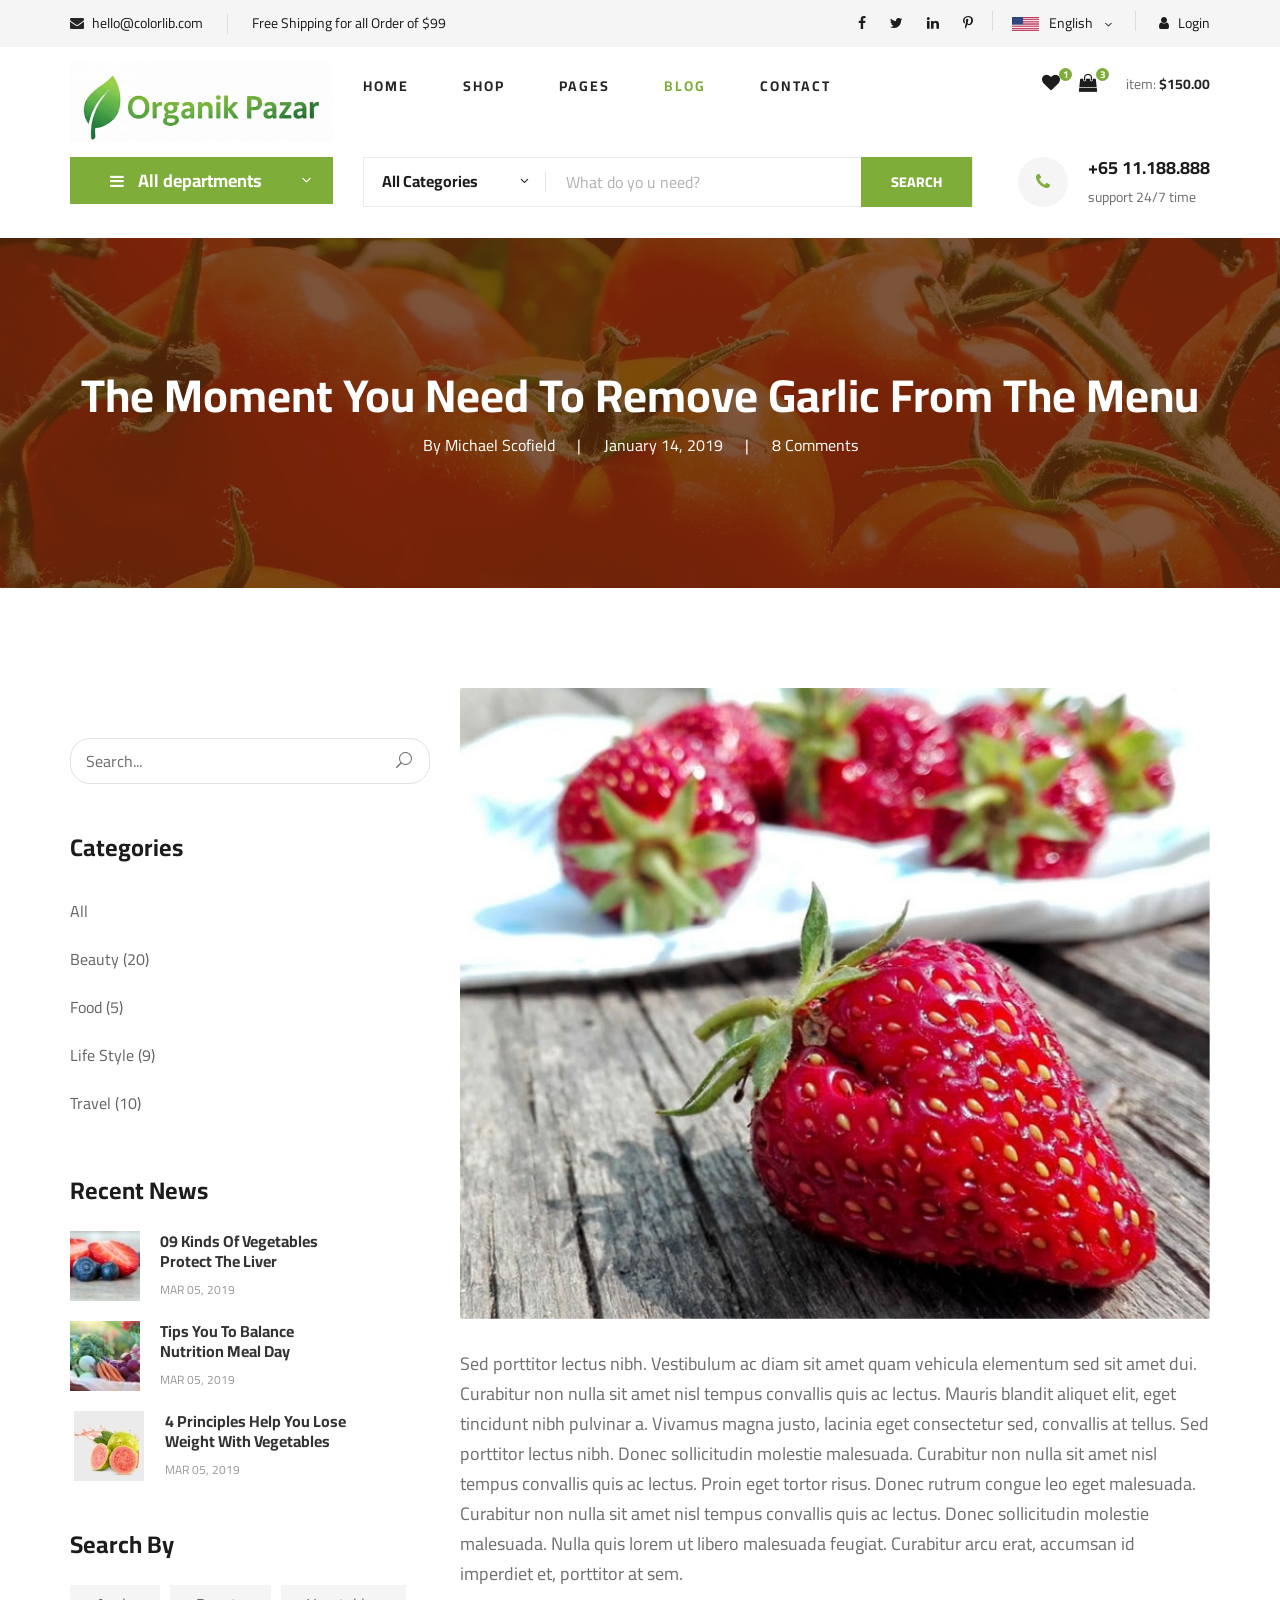
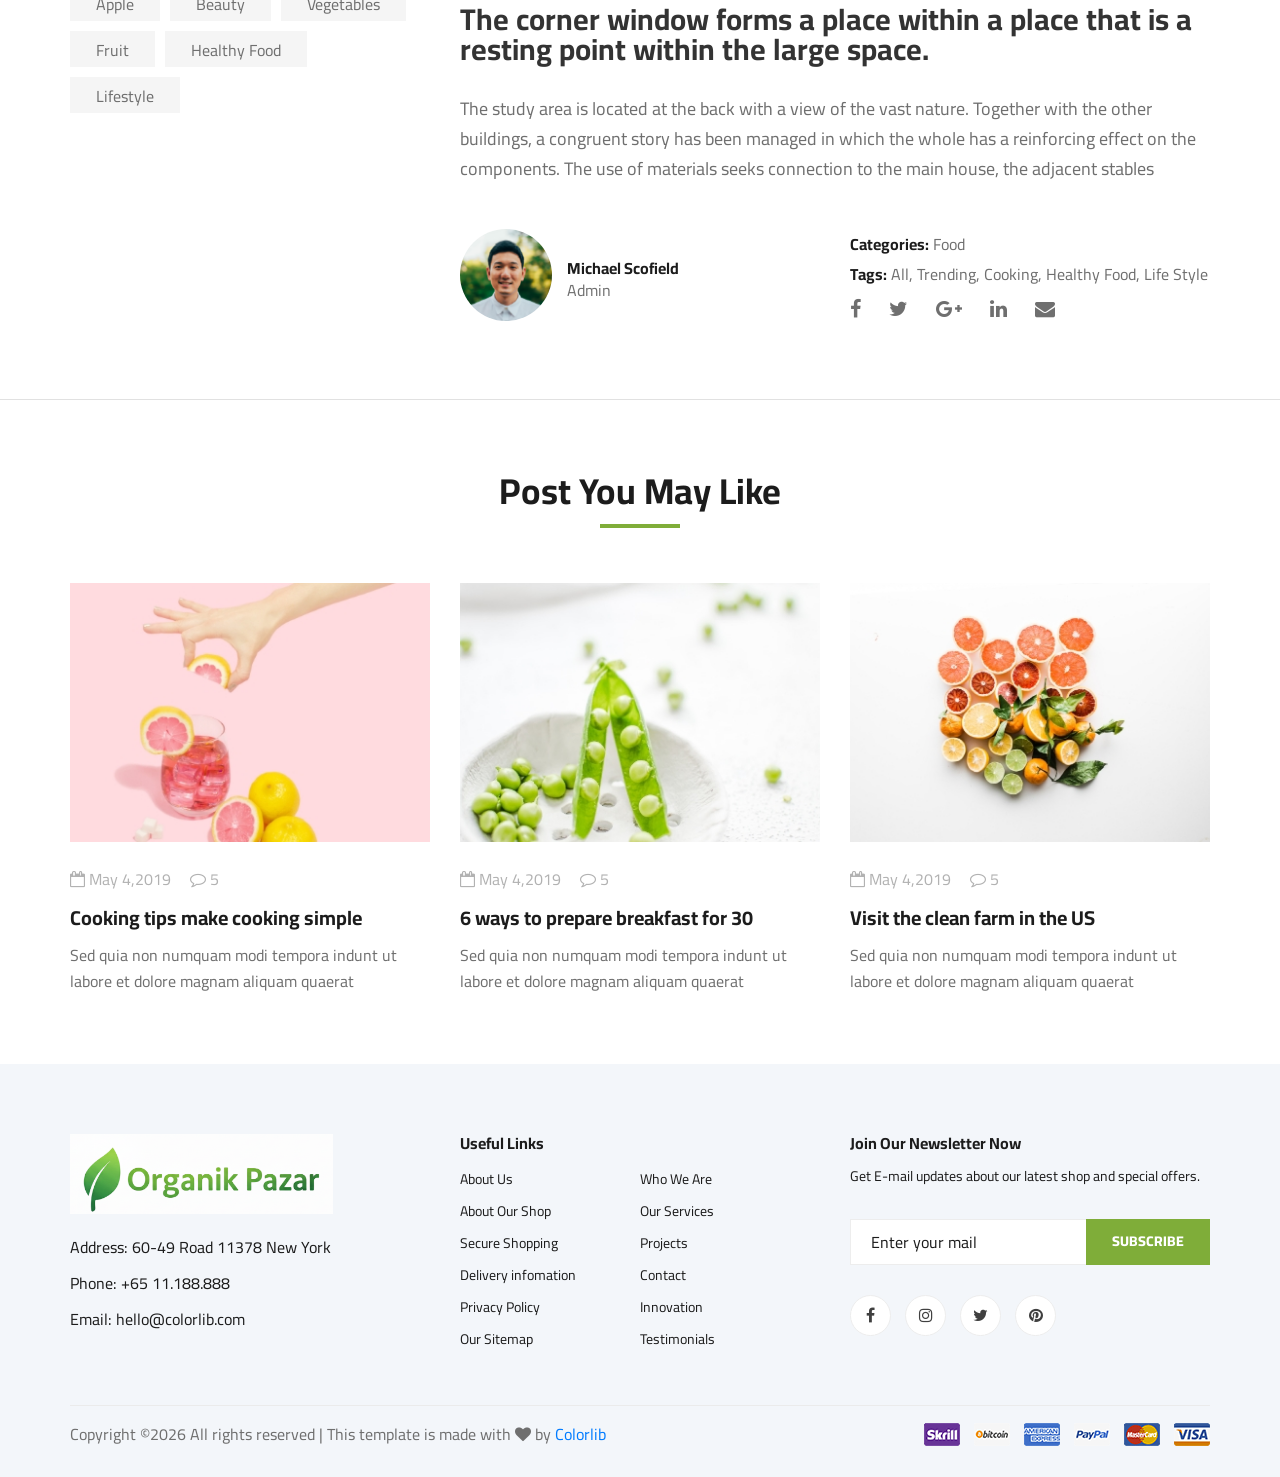
<file: OrganikPazarProject/wwwroot/ogani-master/blog-details.html>
<!DOCTYPE html>
<html lang="zxx">

<head>
    <meta charset="UTF-8">
    <meta name="description" content="Ogani Template">
    <meta name="keywords" content="Ogani, unica, creative, html">
    <meta name="viewport" content="width=device-width, initial-scale=1.0">
    <meta http-equiv="X-UA-Compatible" content="ie=edge">
    <title>Ogani | Template</title>

    <!-- Google Font -->
    <link href="https://fonts.googleapis.com/css2?family=Cairo:wght@200;300;400;600;900&display=swap" rel="stylesheet">

    <!-- Css Styles -->
    <link rel="stylesheet" href="css/bootstrap.min.css" type="text/css">
    <link rel="stylesheet" href="css/font-awesome.min.css" type="text/css">
    <link rel="stylesheet" href="css/elegant-icons.css" type="text/css">
    <link rel="stylesheet" href="css/nice-select.css" type="text/css">
    <link rel="stylesheet" href="css/jquery-ui.min.css" type="text/css">
    <link rel="stylesheet" href="css/owl.carousel.min.css" type="text/css">
    <link rel="stylesheet" href="css/slicknav.min.css" type="text/css">
    <link rel="stylesheet" href="css/style.css" type="text/css">
</head>

<body>
    <!-- Page Preloder -->
    <div id="preloder">
        <div class="loader"></div>
    </div>

    <!-- Humberger Begin -->
    <div class="humberger__menu__overlay"></div>
    <div class="humberger__menu__wrapper">
        <div class="humberger__menu__logo">
            <a href="#"><img src="img/logo.png" alt=""></a>
        </div>
        <div class="humberger__menu__cart">
            <ul>
                <li><a href="#"><i class="fa fa-heart"></i> <span>1</span></a></li>
                <li><a href="#"><i class="fa fa-shopping-bag"></i> <span>3</span></a></li>
            </ul>
            <div class="header__cart__price">item: <span>$150.00</span></div>
        </div>
        <div class="humberger__menu__widget">
            <div class="header__top__right__language">
                <img src="img/language.png" alt="">
                <div>English</div>
                <span class="arrow_carrot-down"></span>
                <ul>
                    <li><a href="#">Spanis</a></li>
                    <li><a href="#">English</a></li>
                </ul>
            </div>
            <div class="header__top__right__auth">
                <a href="#"><i class="fa fa-user"></i> Login</a>
            </div>
        </div>
        <nav class="humberger__menu__nav mobile-menu">
            <ul>
                <li class="active"><a href="./index.html">Home</a></li>
                <li><a href="./shop-grid.html">Shop</a></li>
                <li><a href="#">Pages</a>
                    <ul class="header__menu__dropdown">
                        <li><a href="./shop-details.html">Shop Details</a></li>
                        <li><a href="./shoping-cart.html">Shoping Cart</a></li>
                        <li><a href="./checkout.html">Check Out</a></li>
                        <li><a href="./blog-details.html">Blog Details</a></li>
                    </ul>
                </li>
                <li><a href="./blog.html">Blog</a></li>
                <li><a href="./contact.html">Contact</a></li>
            </ul>
        </nav>
        <div id="mobile-menu-wrap"></div>
        <div class="header__top__right__social">
            <a href="#"><i class="fa fa-facebook"></i></a>
            <a href="#"><i class="fa fa-twitter"></i></a>
            <a href="#"><i class="fa fa-linkedin"></i></a>
            <a href="#"><i class="fa fa-pinterest-p"></i></a>
        </div>
        <div class="humberger__menu__contact">
            <ul>
                <li><i class="fa fa-envelope"></i> hello@colorlib.com</li>
                <li>Free Shipping for all Order of $99</li>
            </ul>
        </div>
    </div>
    <!-- Humberger End -->

    <!-- Header Section Begin -->
    <header class="header">
        <div class="header__top">
            <div class="container">
                <div class="row">
                    <div class="col-lg-6">
                        <div class="header__top__left">
                            <ul>
                                <li><i class="fa fa-envelope"></i> hello@colorlib.com</li>
                                <li>Free Shipping for all Order of $99</li>
                            </ul>
                        </div>
                    </div>
                    <div class="col-lg-6">
                        <div class="header__top__right">
                            <div class="header__top__right__social">
                                <a href="#"><i class="fa fa-facebook"></i></a>
                                <a href="#"><i class="fa fa-twitter"></i></a>
                                <a href="#"><i class="fa fa-linkedin"></i></a>
                                <a href="#"><i class="fa fa-pinterest-p"></i></a>
                            </div>
                            <div class="header__top__right__language">
                                <img src="img/language.png" alt="">
                                <div>English</div>
                                <span class="arrow_carrot-down"></span>
                                <ul>
                                    <li><a href="#">Spanis</a></li>
                                    <li><a href="#">English</a></li>
                                </ul>
                            </div>
                            <div class="header__top__right__auth">
                                <a href="#"><i class="fa fa-user"></i> Login</a>
                            </div>
                        </div>
                    </div>
                </div>
            </div>
        </div>
        <div class="container">
            <div class="row">
                <div class="col-lg-3">
                    <div class="header__logo">
                        <a href="./index.html"><img src="img/logo.png" alt=""></a>
                    </div>
                </div>
                <div class="col-lg-6">
                    <nav class="header__menu">
                        <ul>
                            <li><a href="./index.html">Home</a></li>
                            <li><a href="./shop-grid.html">Shop</a></li>
                            <li><a href="#">Pages</a>
                                <ul class="header__menu__dropdown">
                                    <li><a href="./shop-details.html">Shop Details</a></li>
                                    <li><a href="./shoping-cart.html">Shoping Cart</a></li>
                                    <li><a href="./checkout.html">Check Out</a></li>
                                    <li><a href="./blog-details.html">Blog Details</a></li>
                                </ul>
                            </li>
                            <li class="active"><a href="./blog.html">Blog</a></li>
                            <li><a href="./contact.html">Contact</a></li>
                        </ul>
                    </nav>
                </div>
                <div class="col-lg-3">
                    <div class="header__cart">
                        <ul>
                            <li><a href="#"><i class="fa fa-heart"></i> <span>1</span></a></li>
                            <li><a href="#"><i class="fa fa-shopping-bag"></i> <span>3</span></a></li>
                        </ul>
                        <div class="header__cart__price">item: <span>$150.00</span></div>
                    </div>
                </div>
            </div>
            <div class="humberger__open">
                <i class="fa fa-bars"></i>
            </div>
        </div>
    </header>
    <!-- Header Section End -->

    <!-- Hero Section Begin -->
    <section class="hero hero-normal">
        <div class="container">
            <div class="row">
                <div class="col-lg-3">
                    <div class="hero__categories">
                        <div class="hero__categories__all">
                            <i class="fa fa-bars"></i>
                            <span>All departments</span>
                        </div>
                        <ul>
                            <li><a href="#">Fresh Meat</a></li>
                            <li><a href="#">Vegetables</a></li>
                            <li><a href="#">Fruit & Nut Gifts</a></li>
                            <li><a href="#">Fresh Berries</a></li>
                            <li><a href="#">Ocean Foods</a></li>
                            <li><a href="#">Butter & Eggs</a></li>
                            <li><a href="#">Fastfood</a></li>
                            <li><a href="#">Fresh Onion</a></li>
                            <li><a href="#">Papayaya & Crisps</a></li>
                            <li><a href="#">Oatmeal</a></li>
                            <li><a href="#">Fresh Bananas</a></li>
                        </ul>
                    </div>
                </div>
                <div class="col-lg-9">
                    <div class="hero__search">
                        <div class="hero__search__form">
                            <form action="#">
                                <div class="hero__search__categories">
                                    All Categories
                                    <span class="arrow_carrot-down"></span>
                                </div>
                                <input type="text" placeholder="What do yo u need?">
                                <button type="submit" class="site-btn">SEARCH</button>
                            </form>
                        </div>
                        <div class="hero__search__phone">
                            <div class="hero__search__phone__icon">
                                <i class="fa fa-phone"></i>
                            </div>
                            <div class="hero__search__phone__text">
                                <h5>+65 11.188.888</h5>
                                <span>support 24/7 time</span>
                            </div>
                        </div>
                    </div>
                </div>
            </div>
        </div>
    </section>
    <!-- Hero Section End -->

    <!-- Blog Details Hero Begin -->
    <section class="blog-details-hero set-bg" data-setbg="img/blog/details/details-hero.jpg">
        <div class="container">
            <div class="row">
                <div class="col-lg-12">
                    <div class="blog__details__hero__text">
                        <h2>The Moment You Need To Remove Garlic From The Menu</h2>
                        <ul>
                            <li>By Michael Scofield</li>
                            <li>January 14, 2019</li>
                            <li>8 Comments</li>
                        </ul>
                    </div>
                </div>
            </div>
        </div>
    </section>
    <!-- Blog Details Hero End -->

    <!-- Blog Details Section Begin -->
    <section class="blog-details spad">
        <div class="container">
            <div class="row">
                <div class="col-lg-4 col-md-5 order-md-1 order-2">
                    <div class="blog__sidebar">
                        <div class="blog__sidebar__search">
                            <form action="#">
                                <input type="text" placeholder="Search...">
                                <button type="submit"><span class="icon_search"></span></button>
                            </form>
                        </div>
                        <div class="blog__sidebar__item">
                            <h4>Categories</h4>
                            <ul>
                                <li><a href="#">All</a></li>
                                <li><a href="#">Beauty (20)</a></li>
                                <li><a href="#">Food (5)</a></li>
                                <li><a href="#">Life Style (9)</a></li>
                                <li><a href="#">Travel (10)</a></li>
                            </ul>
                        </div>
                        <div class="blog__sidebar__item">
                            <h4>Recent News</h4>
                            <div class="blog__sidebar__recent">
                                <a href="#" class="blog__sidebar__recent__item">
                                    <div class="blog__sidebar__recent__item__pic">
                                        <img src="img/blog/sidebar/sr-1.jpg" alt="">
                                    </div>
                                    <div class="blog__sidebar__recent__item__text">
                                        <h6>09 Kinds Of Vegetables<br /> Protect The Liver</h6>
                                        <span>MAR 05, 2019</span>
                                    </div>
                                </a>
                                <a href="#" class="blog__sidebar__recent__item">
                                    <div class="blog__sidebar__recent__item__pic">
                                        <img src="img/blog/sidebar/sr-2.jpg" alt="">
                                    </div>
                                    <div class="blog__sidebar__recent__item__text">
                                        <h6>Tips You To Balance<br /> Nutrition Meal Day</h6>
                                        <span>MAR 05, 2019</span>
                                    </div>
                                </a>
                                <a href="#" class="blog__sidebar__recent__item">
                                    <div class="blog__sidebar__recent__item__pic">
                                        <img src="img/blog/sidebar/sr-3.jpg" alt="">
                                    </div>
                                    <div class="blog__sidebar__recent__item__text">
                                        <h6>4 Principles Help You Lose <br />Weight With Vegetables</h6>
                                        <span>MAR 05, 2019</span>
                                    </div>
                                </a>
                            </div>
                        </div>
                        <div class="blog__sidebar__item">
                            <h4>Search By</h4>
                            <div class="blog__sidebar__item__tags">
                                <a href="#">Apple</a>
                                <a href="#">Beauty</a>
                                <a href="#">Vegetables</a>
                                <a href="#">Fruit</a>
                                <a href="#">Healthy Food</a>
                                <a href="#">Lifestyle</a>
                            </div>
                        </div>
                    </div>
                </div>
                <div class="col-lg-8 col-md-7 order-md-1 order-1">
                    <div class="blog__details__text">
                        <img src="img/blog/details/details-pic.jpg" alt="">
                        <p>Sed porttitor lectus nibh. Vestibulum ac diam sit amet quam vehicula elementum sed sit amet
                            dui. Curabitur non nulla sit amet nisl tempus convallis quis ac lectus. Mauris blandit
                            aliquet elit, eget tincidunt nibh pulvinar a. Vivamus magna justo, lacinia eget consectetur
                            sed, convallis at tellus. Sed porttitor lectus nibh. Donec sollicitudin molestie malesuada.
                            Curabitur non nulla sit amet nisl tempus convallis quis ac lectus. Proin eget tortor risus.
                            Donec rutrum congue leo eget malesuada. Curabitur non nulla sit amet nisl tempus convallis
                            quis ac lectus. Donec sollicitudin molestie malesuada. Nulla quis lorem ut libero malesuada
                            feugiat. Curabitur arcu erat, accumsan id imperdiet et, porttitor at sem.</p>
                        <h3>The corner window forms a place within a place that is a resting point within the large
                            space.</h3>
                        <p>The study area is located at the back with a view of the vast nature. Together with the other
                            buildings, a congruent story has been managed in which the whole has a reinforcing effect on
                            the components. The use of materials seeks connection to the main house, the adjacent
                            stables</p>
                    </div>
                    <div class="blog__details__content">
                        <div class="row">
                            <div class="col-lg-6">
                                <div class="blog__details__author">
                                    <div class="blog__details__author__pic">
                                        <img src="img/blog/details/details-author.jpg" alt="">
                                    </div>
                                    <div class="blog__details__author__text">
                                        <h6>Michael Scofield</h6>
                                        <span>Admin</span>
                                    </div>
                                </div>
                            </div>
                            <div class="col-lg-6">
                                <div class="blog__details__widget">
                                    <ul>
                                        <li><span>Categories:</span> Food</li>
                                        <li><span>Tags:</span> All, Trending, Cooking, Healthy Food, Life Style</li>
                                    </ul>
                                    <div class="blog__details__social">
                                        <a href="#"><i class="fa fa-facebook"></i></a>
                                        <a href="#"><i class="fa fa-twitter"></i></a>
                                        <a href="#"><i class="fa fa-google-plus"></i></a>
                                        <a href="#"><i class="fa fa-linkedin"></i></a>
                                        <a href="#"><i class="fa fa-envelope"></i></a>
                                    </div>
                                </div>
                            </div>
                        </div>
                    </div>
                </div>
            </div>
        </div>
    </section>
    <!-- Blog Details Section End -->

    <!-- Related Blog Section Begin -->
    <section class="related-blog spad">
        <div class="container">
            <div class="row">
                <div class="col-lg-12">
                    <div class="section-title related-blog-title">
                        <h2>Post You May Like</h2>
                    </div>
                </div>
            </div>
            <div class="row">
                <div class="col-lg-4 col-md-4 col-sm-6">
                    <div class="blog__item">
                        <div class="blog__item__pic">
                            <img src="img/blog/blog-1.jpg" alt="">
                        </div>
                        <div class="blog__item__text">
                            <ul>
                                <li><i class="fa fa-calendar-o"></i> May 4,2019</li>
                                <li><i class="fa fa-comment-o"></i> 5</li>
                            </ul>
                            <h5><a href="#">Cooking tips make cooking simple</a></h5>
                            <p>Sed quia non numquam modi tempora indunt ut labore et dolore magnam aliquam quaerat </p>
                        </div>
                    </div>
                </div>
                <div class="col-lg-4 col-md-4 col-sm-6">
                    <div class="blog__item">
                        <div class="blog__item__pic">
                            <img src="img/blog/blog-2.jpg" alt="">
                        </div>
                        <div class="blog__item__text">
                            <ul>
                                <li><i class="fa fa-calendar-o"></i> May 4,2019</li>
                                <li><i class="fa fa-comment-o"></i> 5</li>
                            </ul>
                            <h5><a href="#">6 ways to prepare breakfast for 30</a></h5>
                            <p>Sed quia non numquam modi tempora indunt ut labore et dolore magnam aliquam quaerat </p>
                        </div>
                    </div>
                </div>
                <div class="col-lg-4 col-md-4 col-sm-6">
                    <div class="blog__item">
                        <div class="blog__item__pic">
                            <img src="img/blog/blog-3.jpg" alt="">
                        </div>
                        <div class="blog__item__text">
                            <ul>
                                <li><i class="fa fa-calendar-o"></i> May 4,2019</li>
                                <li><i class="fa fa-comment-o"></i> 5</li>
                            </ul>
                            <h5><a href="#">Visit the clean farm in the US</a></h5>
                            <p>Sed quia non numquam modi tempora indunt ut labore et dolore magnam aliquam quaerat </p>
                        </div>
                    </div>
                </div>
            </div>
        </div>
    </section>
    <!-- Related Blog Section End -->

    <!-- Footer Section Begin -->
    <footer class="footer spad">
        <div class="container">
            <div class="row">
                <div class="col-lg-3 col-md-6 col-sm-6">
                    <div class="footer__about">
                        <div class="footer__about__logo">
                            <a href="./index.html"><img src="img/logo.png" alt=""></a>
                        </div>
                        <ul>
                            <li>Address: 60-49 Road 11378 New York</li>
                            <li>Phone: +65 11.188.888</li>
                            <li>Email: hello@colorlib.com</li>
                        </ul>
                    </div>
                </div>
                <div class="col-lg-4 col-md-6 col-sm-6 offset-lg-1">
                    <div class="footer__widget">
                        <h6>Useful Links</h6>
                        <ul>
                            <li><a href="#">About Us</a></li>
                            <li><a href="#">About Our Shop</a></li>
                            <li><a href="#">Secure Shopping</a></li>
                            <li><a href="#">Delivery infomation</a></li>
                            <li><a href="#">Privacy Policy</a></li>
                            <li><a href="#">Our Sitemap</a></li>
                        </ul>
                        <ul>
                            <li><a href="#">Who We Are</a></li>
                            <li><a href="#">Our Services</a></li>
                            <li><a href="#">Projects</a></li>
                            <li><a href="#">Contact</a></li>
                            <li><a href="#">Innovation</a></li>
                            <li><a href="#">Testimonials</a></li>
                        </ul>
                    </div>
                </div>
                <div class="col-lg-4 col-md-12">
                    <div class="footer__widget">
                        <h6>Join Our Newsletter Now</h6>
                        <p>Get E-mail updates about our latest shop and special offers.</p>
                        <form action="#">
                            <input type="text" placeholder="Enter your mail">
                            <button type="submit" class="site-btn">Subscribe</button>
                        </form>
                        <div class="footer__widget__social">
                            <a href="#"><i class="fa fa-facebook"></i></a>
                            <a href="#"><i class="fa fa-instagram"></i></a>
                            <a href="#"><i class="fa fa-twitter"></i></a>
                            <a href="#"><i class="fa fa-pinterest"></i></a>
                        </div>
                    </div>
                </div>
            </div>
            <div class="row">
                <div class="col-lg-12">
                    <div class="footer__copyright">
                        <div class="footer__copyright__text"><p><!-- Link back to Colorlib can't be removed. Template is licensed under CC BY 3.0. -->
  Copyright &copy;<script>document.write(new Date().getFullYear());</script> All rights reserved | This template is made with <i class="fa fa-heart" aria-hidden="true"></i> by <a href="https://colorlib.com" target="_blank">Colorlib</a>
  <!-- Link back to Colorlib can't be removed. Template is licensed under CC BY 3.0. --></p></div>
                        <div class="footer__copyright__payment"><img src="img/payment-item.png" alt=""></div>
                    </div>
                </div>
            </div>
        </div>
    </footer>
    <!-- Footer Section End -->

    <!-- Js Plugins -->
    <script src="js/jquery-3.3.1.min.js"></script>
    <script src="js/bootstrap.min.js"></script>
    <script src="js/jquery.nice-select.min.js"></script>
    <script src="js/jquery-ui.min.js"></script>
    <script src="js/jquery.slicknav.js"></script>
    <script src="js/mixitup.min.js"></script>
    <script src="js/owl.carousel.min.js"></script>
    <script src="js/main.js"></script>



</body>

</html>
</file>
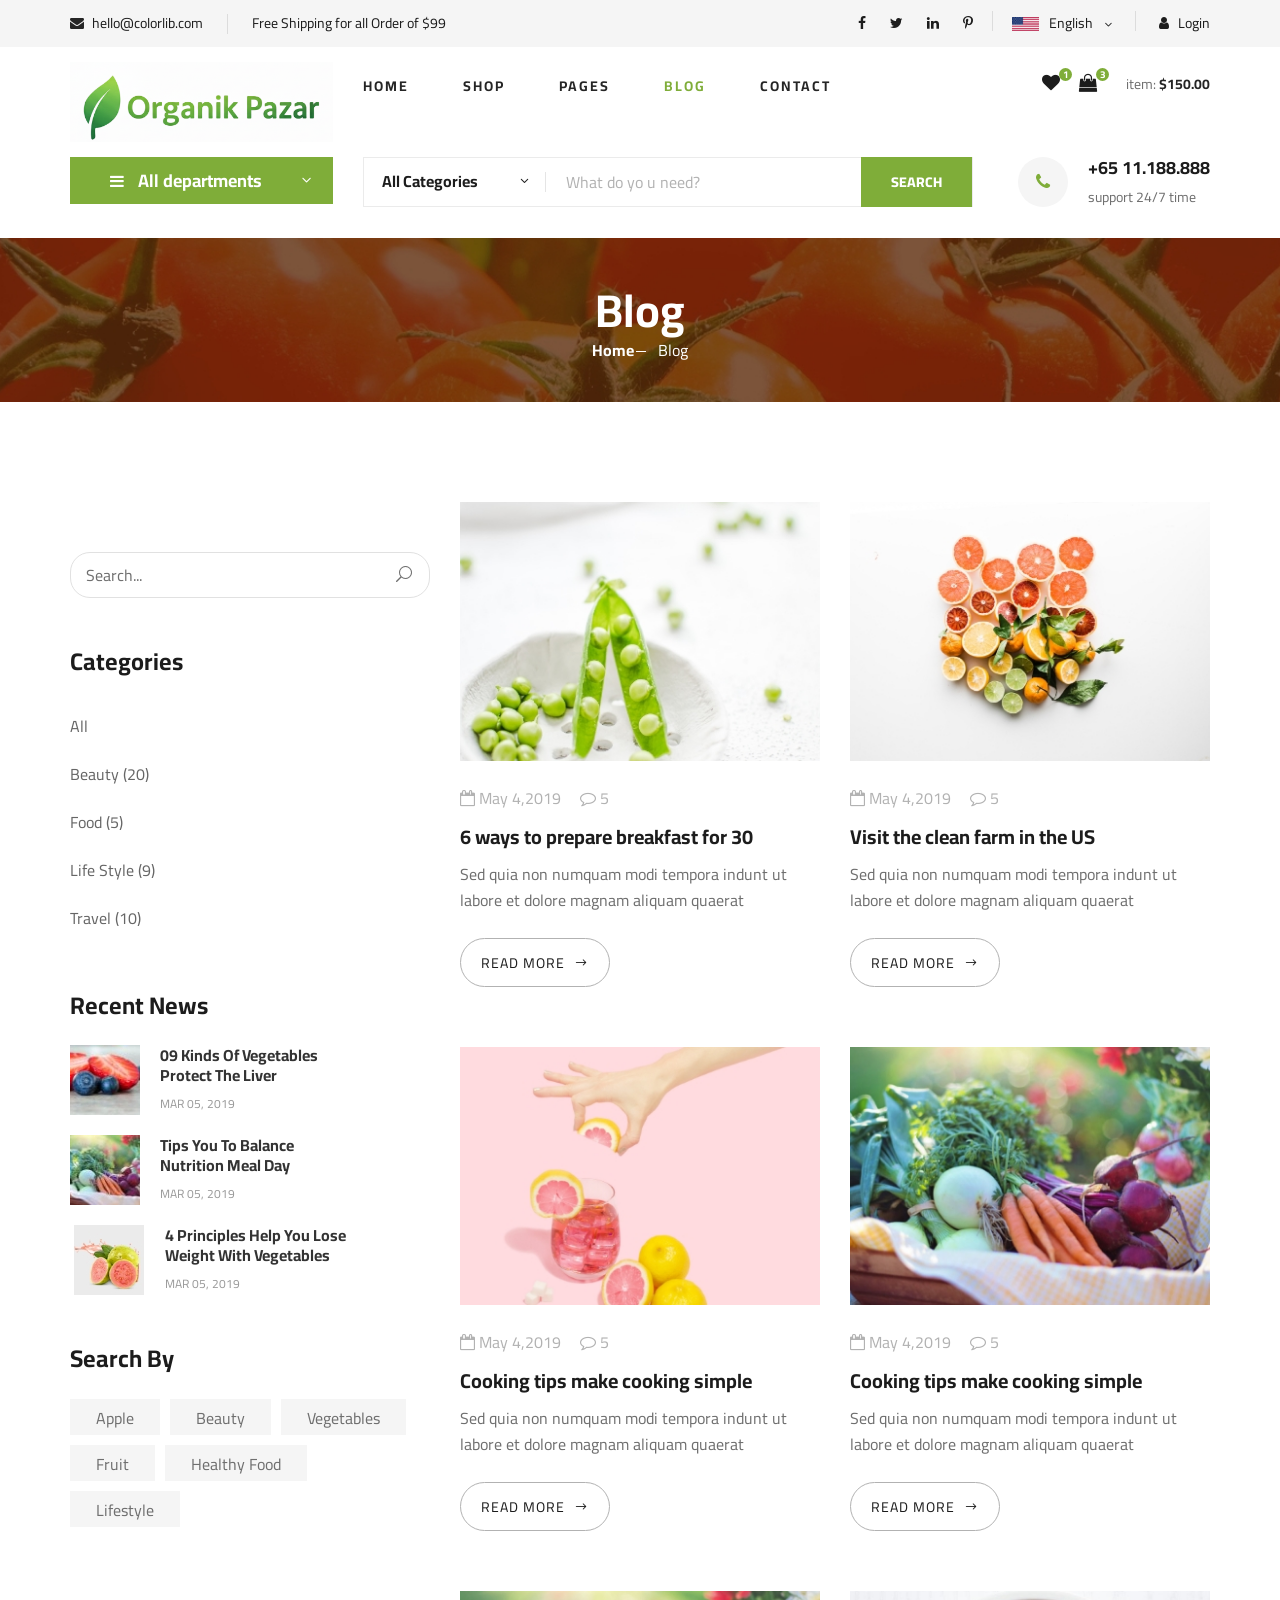
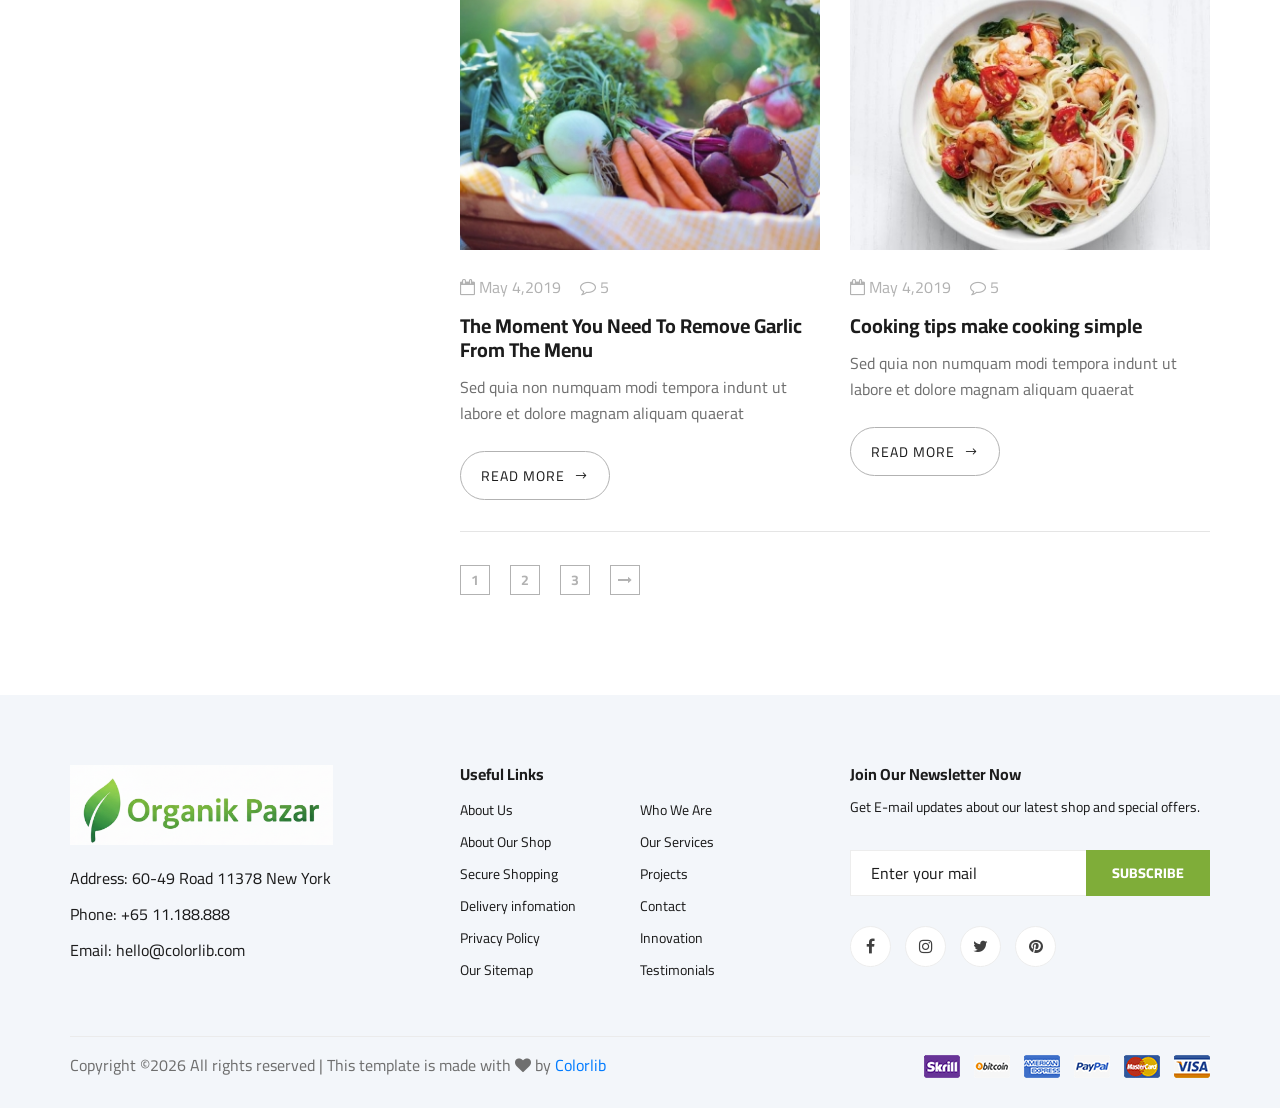
<file: OrganikPazarProject/wwwroot/ogani-master/blog.html>
<!DOCTYPE html>
<html lang="zxx">

<head>
    <meta charset="UTF-8">
    <meta name="description" content="Ogani Template">
    <meta name="keywords" content="Ogani, unica, creative, html">
    <meta name="viewport" content="width=device-width, initial-scale=1.0">
    <meta http-equiv="X-UA-Compatible" content="ie=edge">
    <title>Ogani | Template</title>

    <!-- Google Font -->
    <link href="https://fonts.googleapis.com/css2?family=Cairo:wght@200;300;400;600;900&display=swap" rel="stylesheet">

    <!-- Css Styles -->
    <link rel="stylesheet" href="css/bootstrap.min.css" type="text/css">
    <link rel="stylesheet" href="css/font-awesome.min.css" type="text/css">
    <link rel="stylesheet" href="css/elegant-icons.css" type="text/css">
    <link rel="stylesheet" href="css/nice-select.css" type="text/css">
    <link rel="stylesheet" href="css/jquery-ui.min.css" type="text/css">
    <link rel="stylesheet" href="css/owl.carousel.min.css" type="text/css">
    <link rel="stylesheet" href="css/slicknav.min.css" type="text/css">
    <link rel="stylesheet" href="css/style.css" type="text/css">
</head>

<body>
    <!-- Page Preloder -->
    <div id="preloder">
        <div class="loader"></div>
    </div>

    <!-- Humberger Begin -->
    <div class="humberger__menu__overlay"></div>
    <div class="humberger__menu__wrapper">
        <div class="humberger__menu__logo">
            <a href="#"><img src="img/logo.png" alt=""></a>
        </div>
        <div class="humberger__menu__cart">
            <ul>
                <li><a href="#"><i class="fa fa-heart"></i> <span>1</span></a></li>
                <li><a href="#"><i class="fa fa-shopping-bag"></i> <span>3</span></a></li>
            </ul>
            <div class="header__cart__price">item: <span>$150.00</span></div>
        </div>
        <div class="humberger__menu__widget">
            <div class="header__top__right__language">
                <img src="img/language.png" alt="">
                <div>English</div>
                <span class="arrow_carrot-down"></span>
                <ul>
                    <li><a href="#">Spanis</a></li>
                    <li><a href="#">English</a></li>
                </ul>
            </div>
            <div class="header__top__right__auth">
                <a href="#"><i class="fa fa-user"></i> Login</a>
            </div>
        </div>
        <nav class="humberger__menu__nav mobile-menu">
            <ul>
                <li class="active"><a href="./index.html">Home</a></li>
                <li><a href="./shop-grid.html">Shop</a></li>
                <li><a href="#">Pages</a>
                    <ul class="header__menu__dropdown">
                        <li><a href="./shop-details.html">Shop Details</a></li>
                        <li><a href="./shoping-cart.html">Shoping Cart</a></li>
                        <li><a href="./checkout.html">Check Out</a></li>
                        <li><a href="./blog-details.html">Blog Details</a></li>
                    </ul>
                </li>
                <li><a href="./blog.html">Blog</a></li>
                <li><a href="./contact.html">Contact</a></li>
            </ul>
        </nav>
        <div id="mobile-menu-wrap"></div>
        <div class="header__top__right__social">
            <a href="#"><i class="fa fa-facebook"></i></a>
            <a href="#"><i class="fa fa-twitter"></i></a>
            <a href="#"><i class="fa fa-linkedin"></i></a>
            <a href="#"><i class="fa fa-pinterest-p"></i></a>
        </div>
        <div class="humberger__menu__contact">
            <ul>
                <li><i class="fa fa-envelope"></i> hello@colorlib.com</li>
                <li>Free Shipping for all Order of $99</li>
            </ul>
        </div>
    </div>
    <!-- Humberger End -->

    <!-- Header Section Begin -->
    <header class="header">
        <div class="header__top">
            <div class="container">
                <div class="row">
                    <div class="col-lg-6">
                        <div class="header__top__left">
                            <ul>
                                <li><i class="fa fa-envelope"></i> hello@colorlib.com</li>
                                <li>Free Shipping for all Order of $99</li>
                            </ul>
                        </div>
                    </div>
                    <div class="col-lg-6">
                        <div class="header__top__right">
                            <div class="header__top__right__social">
                                <a href="#"><i class="fa fa-facebook"></i></a>
                                <a href="#"><i class="fa fa-twitter"></i></a>
                                <a href="#"><i class="fa fa-linkedin"></i></a>
                                <a href="#"><i class="fa fa-pinterest-p"></i></a>
                            </div>
                            <div class="header__top__right__language">
                                <img src="img/language.png" alt="">
                                <div>English</div>
                                <span class="arrow_carrot-down"></span>
                                <ul>
                                    <li><a href="#">Spanis</a></li>
                                    <li><a href="#">English</a></li>
                                </ul>
                            </div>
                            <div class="header__top__right__auth">
                                <a href="#"><i class="fa fa-user"></i> Login</a>
                            </div>
                        </div>
                    </div>
                </div>
            </div>
        </div>
        <div class="container">
            <div class="row">
                <div class="col-lg-3">
                    <div class="header__logo">
                        <a href="./index.html"><img src="img/logo.png" alt=""></a>
                    </div>
                </div>
                <div class="col-lg-6">
                    <nav class="header__menu">
                        <ul>
                            <li><a href="./index.html">Home</a></li>
                            <li><a href="./shop-grid.html">Shop</a></li>
                            <li><a href="#">Pages</a>
                                <ul class="header__menu__dropdown">
                                    <li><a href="./shop-details.html">Shop Details</a></li>
                                    <li><a href="./shoping-cart.html">Shoping Cart</a></li>
                                    <li><a href="./checkout.html">Check Out</a></li>
                                    <li><a href="./blog-details.html">Blog Details</a></li>
                                </ul>
                            </li>
                            <li class="active"><a href="./blog.html">Blog</a></li>
                            <li><a href="./contact.html">Contact</a></li>
                        </ul>
                    </nav>
                </div>
                <div class="col-lg-3">
                    <div class="header__cart">
                        <ul>
                            <li><a href="#"><i class="fa fa-heart"></i> <span>1</span></a></li>
                            <li><a href="#"><i class="fa fa-shopping-bag"></i> <span>3</span></a></li>
                        </ul>
                        <div class="header__cart__price">item: <span>$150.00</span></div>
                    </div>
                </div>
            </div>
            <div class="humberger__open">
                <i class="fa fa-bars"></i>
            </div>
        </div>
    </header>
    <!-- Header Section End -->

    <!-- Hero Section Begin -->
    <section class="hero hero-normal">
        <div class="container">
            <div class="row">
                <div class="col-lg-3">
                    <div class="hero__categories">
                        <div class="hero__categories__all">
                            <i class="fa fa-bars"></i>
                            <span>All departments</span>
                        </div>
                        <ul>
                            <li><a href="#">Fresh Meat</a></li>
                            <li><a href="#">Vegetables</a></li>
                            <li><a href="#">Fruit & Nut Gifts</a></li>
                            <li><a href="#">Fresh Berries</a></li>
                            <li><a href="#">Ocean Foods</a></li>
                            <li><a href="#">Butter & Eggs</a></li>
                            <li><a href="#">Fastfood</a></li>
                            <li><a href="#">Fresh Onion</a></li>
                            <li><a href="#">Papayaya & Crisps</a></li>
                            <li><a href="#">Oatmeal</a></li>
                            <li><a href="#">Fresh Bananas</a></li>
                        </ul>
                    </div>
                </div>
                <div class="col-lg-9">
                    <div class="hero__search">
                        <div class="hero__search__form">
                            <form action="#">
                                <div class="hero__search__categories">
                                    All Categories
                                    <span class="arrow_carrot-down"></span>
                                </div>
                                <input type="text" placeholder="What do yo u need?">
                                <button type="submit" class="site-btn">SEARCH</button>
                            </form>
                        </div>
                        <div class="hero__search__phone">
                            <div class="hero__search__phone__icon">
                                <i class="fa fa-phone"></i>
                            </div>
                            <div class="hero__search__phone__text">
                                <h5>+65 11.188.888</h5>
                                <span>support 24/7 time</span>
                            </div>
                        </div>
                    </div>
                </div>
            </div>
        </div>
    </section>
    <!-- Hero Section End -->

    <!-- Breadcrumb Section Begin -->
    <section class="breadcrumb-section set-bg" data-setbg="img/breadcrumb.jpg">
        <div class="container">
            <div class="row">
                <div class="col-lg-12 text-center">
                    <div class="breadcrumb__text">
                        <h2>Blog</h2>
                        <div class="breadcrumb__option">
                            <a href="./index.html">Home</a>
                            <span>Blog</span>
                        </div>
                    </div>
                </div>
            </div>
        </div>
    </section>
    <!-- Breadcrumb Section End -->

    <!-- Blog Section Begin -->
    <section class="blog spad">
        <div class="container">
            <div class="row">
                <div class="col-lg-4 col-md-5">
                    <div class="blog__sidebar">
                        <div class="blog__sidebar__search">
                            <form action="#">
                                <input type="text" placeholder="Search...">
                                <button type="submit"><span class="icon_search"></span></button>
                            </form>
                        </div>
                        <div class="blog__sidebar__item">
                            <h4>Categories</h4>
                            <ul>
                                <li><a href="#">All</a></li>
                                <li><a href="#">Beauty (20)</a></li>
                                <li><a href="#">Food (5)</a></li>
                                <li><a href="#">Life Style (9)</a></li>
                                <li><a href="#">Travel (10)</a></li>
                            </ul>
                        </div>
                        <div class="blog__sidebar__item">
                            <h4>Recent News</h4>
                            <div class="blog__sidebar__recent">
                                <a href="#" class="blog__sidebar__recent__item">
                                    <div class="blog__sidebar__recent__item__pic">
                                        <img src="img/blog/sidebar/sr-1.jpg" alt="">
                                    </div>
                                    <div class="blog__sidebar__recent__item__text">
                                        <h6>09 Kinds Of Vegetables<br /> Protect The Liver</h6>
                                        <span>MAR 05, 2019</span>
                                    </div>
                                </a>
                                <a href="#" class="blog__sidebar__recent__item">
                                    <div class="blog__sidebar__recent__item__pic">
                                        <img src="img/blog/sidebar/sr-2.jpg" alt="">
                                    </div>
                                    <div class="blog__sidebar__recent__item__text">
                                        <h6>Tips You To Balance<br /> Nutrition Meal Day</h6>
                                        <span>MAR 05, 2019</span>
                                    </div>
                                </a>
                                <a href="#" class="blog__sidebar__recent__item">
                                    <div class="blog__sidebar__recent__item__pic">
                                        <img src="img/blog/sidebar/sr-3.jpg" alt="">
                                    </div>
                                    <div class="blog__sidebar__recent__item__text">
                                        <h6>4 Principles Help You Lose <br />Weight With Vegetables</h6>
                                        <span>MAR 05, 2019</span>
                                    </div>
                                </a>
                            </div>
                        </div>
                        <div class="blog__sidebar__item">
                            <h4>Search By</h4>
                            <div class="blog__sidebar__item__tags">
                                <a href="#">Apple</a>
                                <a href="#">Beauty</a>
                                <a href="#">Vegetables</a>
                                <a href="#">Fruit</a>
                                <a href="#">Healthy Food</a>
                                <a href="#">Lifestyle</a>
                            </div>
                        </div>
                    </div>
                </div>
                <div class="col-lg-8 col-md-7">
                    <div class="row">
                        <div class="col-lg-6 col-md-6 col-sm-6">
                            <div class="blog__item">
                                <div class="blog__item__pic">
                                    <img src="img/blog/blog-2.jpg" alt="">
                                </div>
                                <div class="blog__item__text">
                                    <ul>
                                        <li><i class="fa fa-calendar-o"></i> May 4,2019</li>
                                        <li><i class="fa fa-comment-o"></i> 5</li>
                                    </ul>
                                    <h5><a href="#">6 ways to prepare breakfast for 30</a></h5>
                                    <p>Sed quia non numquam modi tempora indunt ut labore et dolore magnam aliquam
                                        quaerat </p>
                                    <a href="#" class="blog__btn">READ MORE <span class="arrow_right"></span></a>
                                </div>
                            </div>
                        </div>
                        <div class="col-lg-6 col-md-6 col-sm-6">
                            <div class="blog__item">
                                <div class="blog__item__pic">
                                    <img src="img/blog/blog-3.jpg" alt="">
                                </div>
                                <div class="blog__item__text">
                                    <ul>
                                        <li><i class="fa fa-calendar-o"></i> May 4,2019</li>
                                        <li><i class="fa fa-comment-o"></i> 5</li>
                                    </ul>
                                    <h5><a href="#">Visit the clean farm in the US</a></h5>
                                    <p>Sed quia non numquam modi tempora indunt ut labore et dolore magnam aliquam
                                        quaerat </p>
                                    <a href="#" class="blog__btn">READ MORE <span class="arrow_right"></span></a>
                                </div>
                            </div>
                        </div>
                        <div class="col-lg-6 col-md-6 col-sm-6">
                            <div class="blog__item">
                                <div class="blog__item__pic">
                                    <img src="img/blog/blog-1.jpg" alt="">
                                </div>
                                <div class="blog__item__text">
                                    <ul>
                                        <li><i class="fa fa-calendar-o"></i> May 4,2019</li>
                                        <li><i class="fa fa-comment-o"></i> 5</li>
                                    </ul>
                                    <h5><a href="#">Cooking tips make cooking simple</a></h5>
                                    <p>Sed quia non numquam modi tempora indunt ut labore et dolore magnam aliquam
                                        quaerat </p>
                                    <a href="#" class="blog__btn">READ MORE <span class="arrow_right"></span></a>
                                </div>
                            </div>
                        </div>
                        <div class="col-lg-6 col-md-6 col-sm-6">
                            <div class="blog__item">
                                <div class="blog__item__pic">
                                    <img src="img/blog/blog-4.jpg" alt="">
                                </div>
                                <div class="blog__item__text">
                                    <ul>
                                        <li><i class="fa fa-calendar-o"></i> May 4,2019</li>
                                        <li><i class="fa fa-comment-o"></i> 5</li>
                                    </ul>
                                    <h5><a href="#">Cooking tips make cooking simple</a></h5>
                                    <p>Sed quia non numquam modi tempora indunt ut labore et dolore magnam aliquam
                                        quaerat </p>
                                    <a href="#" class="blog__btn">READ MORE <span class="arrow_right"></span></a>
                                </div>
                            </div>
                        </div>
                        <div class="col-lg-6 col-md-6 col-sm-6">
                            <div class="blog__item">
                                <div class="blog__item__pic">
                                    <img src="img/blog/blog-4.jpg" alt="">
                                </div>
                                <div class="blog__item__text">
                                    <ul>
                                        <li><i class="fa fa-calendar-o"></i> May 4,2019</li>
                                        <li><i class="fa fa-comment-o"></i> 5</li>
                                    </ul>
                                    <h5><a href="#">The Moment You Need To Remove Garlic From The Menu</a></h5>
                                    <p>Sed quia non numquam modi tempora indunt ut labore et dolore magnam aliquam
                                        quaerat </p>
                                    <a href="#" class="blog__btn">READ MORE <span class="arrow_right"></span></a>
                                </div>
                            </div>
                        </div>
                        <div class="col-lg-6 col-md-6 col-sm-6">
                            <div class="blog__item">
                                <div class="blog__item__pic">
                                    <img src="img/blog/blog-6.jpg" alt="">
                                </div>
                                <div class="blog__item__text">
                                    <ul>
                                        <li><i class="fa fa-calendar-o"></i> May 4,2019</li>
                                        <li><i class="fa fa-comment-o"></i> 5</li>
                                    </ul>
                                    <h5><a href="#">Cooking tips make cooking simple</a></h5>
                                    <p>Sed quia non numquam modi tempora indunt ut labore et dolore magnam aliquam
                                        quaerat </p>
                                    <a href="#" class="blog__btn">READ MORE <span class="arrow_right"></span></a>
                                </div>
                            </div>
                        </div>
                        <div class="col-lg-12">
                            <div class="product__pagination blog__pagination">
                                <a href="#">1</a>
                                <a href="#">2</a>
                                <a href="#">3</a>
                                <a href="#"><i class="fa fa-long-arrow-right"></i></a>
                            </div>
                        </div>
                    </div>
                </div>
            </div>
        </div>
    </section>
    <!-- Blog Section End -->

    <!-- Footer Section Begin -->
    <footer class="footer spad">
        <div class="container">
            <div class="row">
                <div class="col-lg-3 col-md-6 col-sm-6">
                    <div class="footer__about">
                        <div class="footer__about__logo">
                            <a href="./index.html"><img src="img/logo.png" alt=""></a>
                        </div>
                        <ul>
                            <li>Address: 60-49 Road 11378 New York</li>
                            <li>Phone: +65 11.188.888</li>
                            <li>Email: hello@colorlib.com</li>
                        </ul>
                    </div>
                </div>
                <div class="col-lg-4 col-md-6 col-sm-6 offset-lg-1">
                    <div class="footer__widget">
                        <h6>Useful Links</h6>
                        <ul>
                            <li><a href="#">About Us</a></li>
                            <li><a href="#">About Our Shop</a></li>
                            <li><a href="#">Secure Shopping</a></li>
                            <li><a href="#">Delivery infomation</a></li>
                            <li><a href="#">Privacy Policy</a></li>
                            <li><a href="#">Our Sitemap</a></li>
                        </ul>
                        <ul>
                            <li><a href="#">Who We Are</a></li>
                            <li><a href="#">Our Services</a></li>
                            <li><a href="#">Projects</a></li>
                            <li><a href="#">Contact</a></li>
                            <li><a href="#">Innovation</a></li>
                            <li><a href="#">Testimonials</a></li>
                        </ul>
                    </div>
                </div>
                <div class="col-lg-4 col-md-12">
                    <div class="footer__widget">
                        <h6>Join Our Newsletter Now</h6>
                        <p>Get E-mail updates about our latest shop and special offers.</p>
                        <form action="#">
                            <input type="text" placeholder="Enter your mail">
                            <button type="submit" class="site-btn">Subscribe</button>
                        </form>
                        <div class="footer__widget__social">
                            <a href="#"><i class="fa fa-facebook"></i></a>
                            <a href="#"><i class="fa fa-instagram"></i></a>
                            <a href="#"><i class="fa fa-twitter"></i></a>
                            <a href="#"><i class="fa fa-pinterest"></i></a>
                        </div>
                    </div>
                </div>
            </div>
            <div class="row">
                <div class="col-lg-12">
                    <div class="footer__copyright">
                        <div class="footer__copyright__text"><p><!-- Link back to Colorlib can't be removed. Template is licensed under CC BY 3.0. -->
  Copyright &copy;<script>document.write(new Date().getFullYear());</script> All rights reserved | This template is made with <i class="fa fa-heart" aria-hidden="true"></i> by <a href="https://colorlib.com" target="_blank">Colorlib</a>
  <!-- Link back to Colorlib can't be removed. Template is licensed under CC BY 3.0. --></p></div>
                        <div class="footer__copyright__payment"><img src="img/payment-item.png" alt=""></div>
                    </div>
                </div>
            </div>
        </div>
    </footer>
    <!-- Footer Section End -->

    <!-- Js Plugins -->
    <script src="js/jquery-3.3.1.min.js"></script>
    <script src="js/bootstrap.min.js"></script>
    <script src="js/jquery.nice-select.min.js"></script>
    <script src="js/jquery-ui.min.js"></script>
    <script src="js/jquery.slicknav.js"></script>
    <script src="js/mixitup.min.js"></script>
    <script src="js/owl.carousel.min.js"></script>
    <script src="js/main.js"></script>



</body>

</html>
</file>
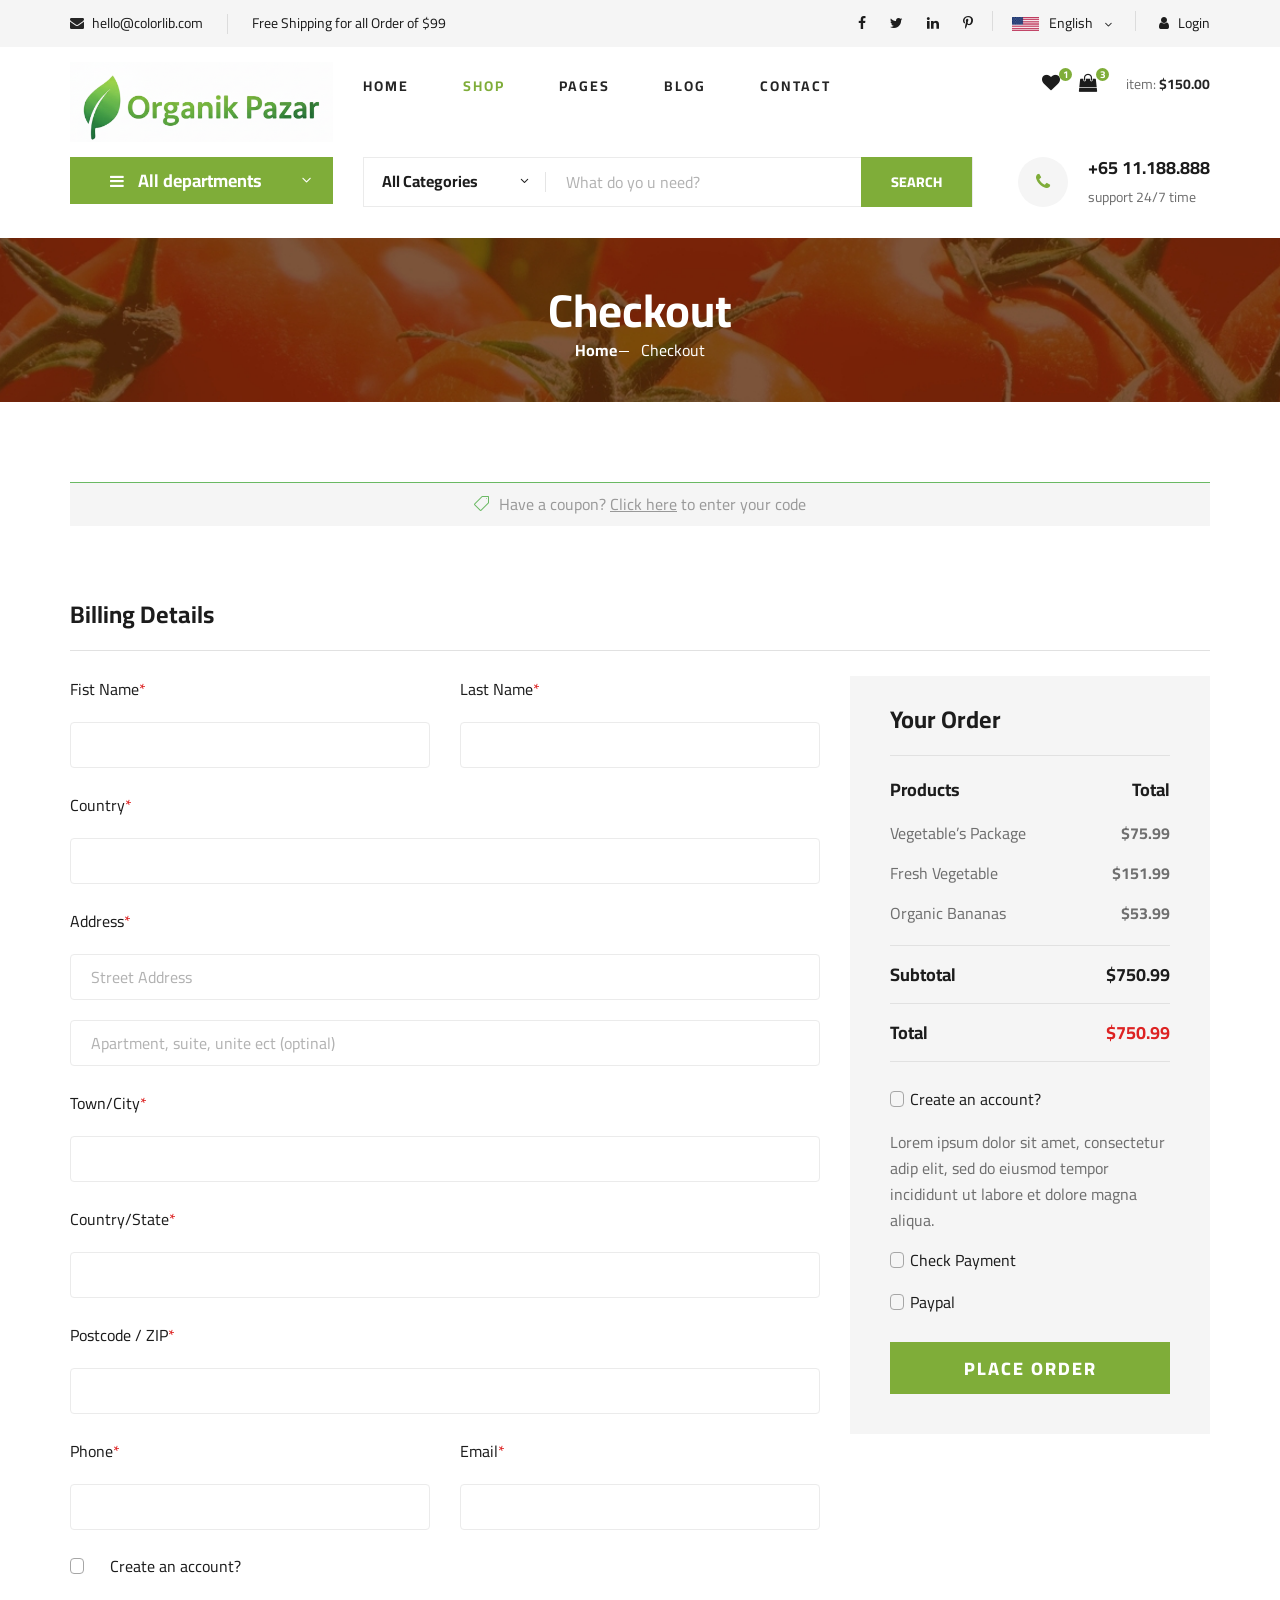
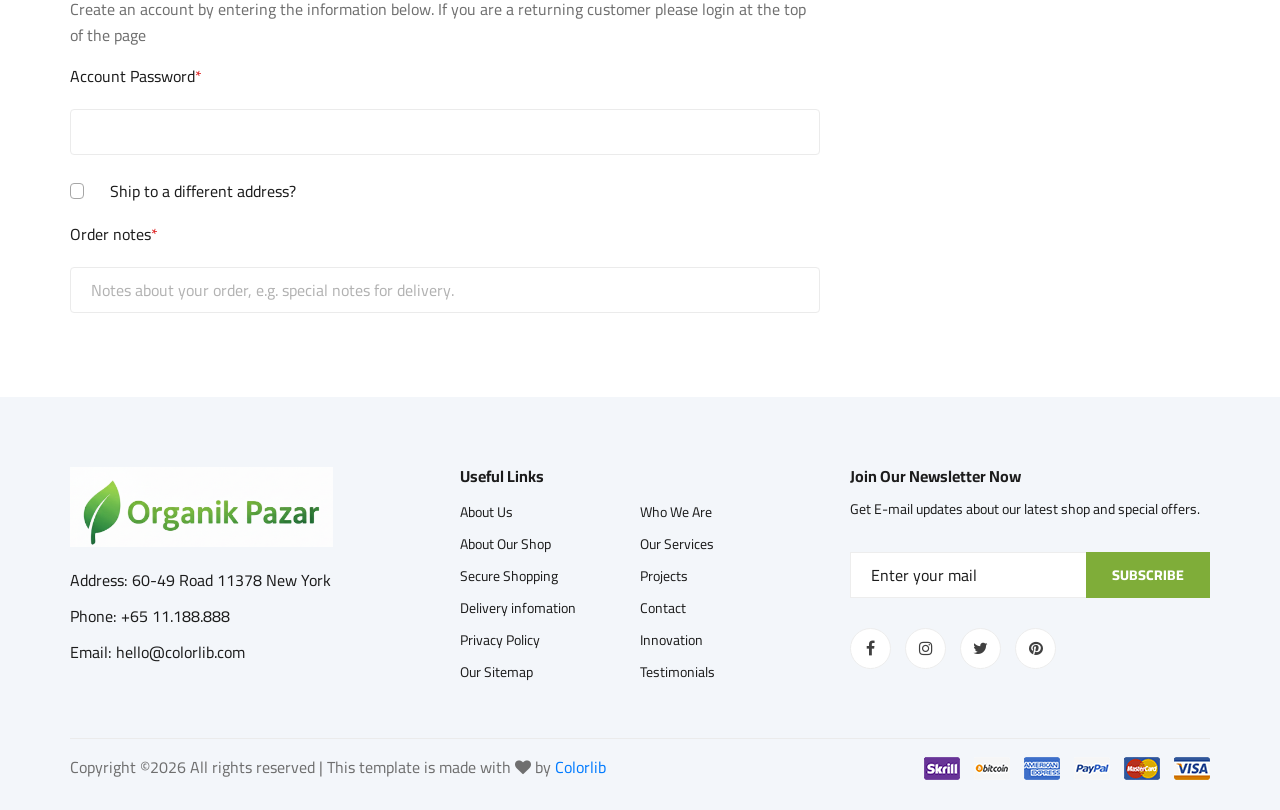
<file: OrganikPazarProject/wwwroot/ogani-master/checkout.html>
<!DOCTYPE html>
<html lang="zxx">

<head>
    <meta charset="UTF-8">
    <meta name="description" content="Ogani Template">
    <meta name="keywords" content="Ogani, unica, creative, html">
    <meta name="viewport" content="width=device-width, initial-scale=1.0">
    <meta http-equiv="X-UA-Compatible" content="ie=edge">
    <title>Ogani | Template</title>

    <!-- Google Font -->
    <link href="https://fonts.googleapis.com/css2?family=Cairo:wght@200;300;400;600;900&display=swap" rel="stylesheet">

    <!-- Css Styles -->
    <link rel="stylesheet" href="css/bootstrap.min.css" type="text/css">
    <link rel="stylesheet" href="css/font-awesome.min.css" type="text/css">
    <link rel="stylesheet" href="css/elegant-icons.css" type="text/css">
    <link rel="stylesheet" href="css/nice-select.css" type="text/css">
    <link rel="stylesheet" href="css/jquery-ui.min.css" type="text/css">
    <link rel="stylesheet" href="css/owl.carousel.min.css" type="text/css">
    <link rel="stylesheet" href="css/slicknav.min.css" type="text/css">
    <link rel="stylesheet" href="css/style.css" type="text/css">
</head>

<body>
    <!-- Page Preloder -->
    <div id="preloder">
        <div class="loader"></div>
    </div>

    <!-- Humberger Begin -->
    <div class="humberger__menu__overlay"></div>
    <div class="humberger__menu__wrapper">
        <div class="humberger__menu__logo">
            <a href="#"><img src="img/logo.png" alt=""></a>
        </div>
        <div class="humberger__menu__cart">
            <ul>
                <li><a href="#"><i class="fa fa-heart"></i> <span>1</span></a></li>
                <li><a href="#"><i class="fa fa-shopping-bag"></i> <span>3</span></a></li>
            </ul>
            <div class="header__cart__price">item: <span>$150.00</span></div>
        </div>
        <div class="humberger__menu__widget">
            <div class="header__top__right__language">
                <img src="img/language.png" alt="">
                <div>English</div>
                <span class="arrow_carrot-down"></span>
                <ul>
                    <li><a href="#">Spanis</a></li>
                    <li><a href="#">English</a></li>
                </ul>
            </div>
            <div class="header__top__right__auth">
                <a href="#"><i class="fa fa-user"></i> Login</a>
            </div>
        </div>
        <nav class="humberger__menu__nav mobile-menu">
            <ul>
                <li class="active"><a href="./index.html">Home</a></li>
                <li><a href="./shop-grid.html">Shop</a></li>
                <li><a href="#">Pages</a>
                    <ul class="header__menu__dropdown">
                        <li><a href="./shop-details.html">Shop Details</a></li>
                        <li><a href="./shoping-cart.html">Shoping Cart</a></li>
                        <li><a href="./checkout.html">Check Out</a></li>
                        <li><a href="./blog-details.html">Blog Details</a></li>
                    </ul>
                </li>
                <li><a href="./blog.html">Blog</a></li>
                <li><a href="./contact.html">Contact</a></li>
            </ul>
        </nav>
        <div id="mobile-menu-wrap"></div>
        <div class="header__top__right__social">
            <a href="#"><i class="fa fa-facebook"></i></a>
            <a href="#"><i class="fa fa-twitter"></i></a>
            <a href="#"><i class="fa fa-linkedin"></i></a>
            <a href="#"><i class="fa fa-pinterest-p"></i></a>
        </div>
        <div class="humberger__menu__contact">
            <ul>
                <li><i class="fa fa-envelope"></i> hello@colorlib.com</li>
                <li>Free Shipping for all Order of $99</li>
            </ul>
        </div>
    </div>
    <!-- Humberger End -->

    <!-- Header Section Begin -->
    <header class="header">
        <div class="header__top">
            <div class="container">
                <div class="row">
                    <div class="col-lg-6">
                        <div class="header__top__left">
                            <ul>
                                <li><i class="fa fa-envelope"></i> hello@colorlib.com</li>
                                <li>Free Shipping for all Order of $99</li>
                            </ul>
                        </div>
                    </div>
                    <div class="col-lg-6">
                        <div class="header__top__right">
                            <div class="header__top__right__social">
                                <a href="#"><i class="fa fa-facebook"></i></a>
                                <a href="#"><i class="fa fa-twitter"></i></a>
                                <a href="#"><i class="fa fa-linkedin"></i></a>
                                <a href="#"><i class="fa fa-pinterest-p"></i></a>
                            </div>
                            <div class="header__top__right__language">
                                <img src="img/language.png" alt="">
                                <div>English</div>
                                <span class="arrow_carrot-down"></span>
                                <ul>
                                    <li><a href="#">Spanis</a></li>
                                    <li><a href="#">English</a></li>
                                </ul>
                            </div>
                            <div class="header__top__right__auth">
                                <a href="#"><i class="fa fa-user"></i> Login</a>
                            </div>
                        </div>
                    </div>
                </div>
            </div>
        </div>
        <div class="container">
            <div class="row">
                <div class="col-lg-3">
                    <div class="header__logo">
                        <a href="./index.html"><img src="img/logo.png" alt=""></a>
                    </div>
                </div>
                <div class="col-lg-6">
                    <nav class="header__menu">
                        <ul>
                            <li><a href="./index.html">Home</a></li>
                            <li class="active"><a href="./shop-grid.html">Shop</a></li>
                            <li><a href="#">Pages</a>
                                <ul class="header__menu__dropdown">
                                    <li><a href="./shop-details.html">Shop Details</a></li>
                                    <li><a href="./shoping-cart.html">Shoping Cart</a></li>
                                    <li><a href="./checkout.html">Check Out</a></li>
                                    <li><a href="./blog-details.html">Blog Details</a></li>
                                </ul>
                            </li>
                            <li><a href="./blog.html">Blog</a></li>
                            <li><a href="./contact.html">Contact</a></li>
                        </ul>
                    </nav>
                </div>
                <div class="col-lg-3">
                    <div class="header__cart">
                        <ul>
                            <li><a href="#"><i class="fa fa-heart"></i> <span>1</span></a></li>
                            <li><a href="#"><i class="fa fa-shopping-bag"></i> <span>3</span></a></li>
                        </ul>
                        <div class="header__cart__price">item: <span>$150.00</span></div>
                    </div>
                </div>
            </div>
            <div class="humberger__open">
                <i class="fa fa-bars"></i>
            </div>
        </div>
    </header>
    <!-- Header Section End -->

    <!-- Hero Section Begin -->
    <section class="hero hero-normal">
        <div class="container">
            <div class="row">
                <div class="col-lg-3">
                    <div class="hero__categories">
                        <div class="hero__categories__all">
                            <i class="fa fa-bars"></i>
                            <span>All departments</span>
                        </div>
                        <ul>
                            <li><a href="#">Fresh Meat</a></li>
                            <li><a href="#">Vegetables</a></li>
                            <li><a href="#">Fruit & Nut Gifts</a></li>
                            <li><a href="#">Fresh Berries</a></li>
                            <li><a href="#">Ocean Foods</a></li>
                            <li><a href="#">Butter & Eggs</a></li>
                            <li><a href="#">Fastfood</a></li>
                            <li><a href="#">Fresh Onion</a></li>
                            <li><a href="#">Papayaya & Crisps</a></li>
                            <li><a href="#">Oatmeal</a></li>
                            <li><a href="#">Fresh Bananas</a></li>
                        </ul>
                    </div>
                </div>
                <div class="col-lg-9">
                    <div class="hero__search">
                        <div class="hero__search__form">
                            <form action="#">
                                <div class="hero__search__categories">
                                    All Categories
                                    <span class="arrow_carrot-down"></span>
                                </div>
                                <input type="text" placeholder="What do yo u need?">
                                <button type="submit" class="site-btn">SEARCH</button>
                            </form>
                        </div>
                        <div class="hero__search__phone">
                            <div class="hero__search__phone__icon">
                                <i class="fa fa-phone"></i>
                            </div>
                            <div class="hero__search__phone__text">
                                <h5>+65 11.188.888</h5>
                                <span>support 24/7 time</span>
                            </div>
                        </div>
                    </div>
                </div>
            </div>
        </div>
    </section>
    <!-- Hero Section End -->

    <!-- Breadcrumb Section Begin -->
    <section class="breadcrumb-section set-bg" data-setbg="img/breadcrumb.jpg">
        <div class="container">
            <div class="row">
                <div class="col-lg-12 text-center">
                    <div class="breadcrumb__text">
                        <h2>Checkout</h2>
                        <div class="breadcrumb__option">
                            <a href="./index.html">Home</a>
                            <span>Checkout</span>
                        </div>
                    </div>
                </div>
            </div>
        </div>
    </section>
    <!-- Breadcrumb Section End -->

    <!-- Checkout Section Begin -->
    <section class="checkout spad">
        <div class="container">
            <div class="row">
                <div class="col-lg-12">
                    <h6><span class="icon_tag_alt"></span> Have a coupon? <a href="#">Click here</a> to enter your code
                    </h6>
                </div>
            </div>
            <div class="checkout__form">
                <h4>Billing Details</h4>
                <form action="#">
                    <div class="row">
                        <div class="col-lg-8 col-md-6">
                            <div class="row">
                                <div class="col-lg-6">
                                    <div class="checkout__input">
                                        <p>Fist Name<span>*</span></p>
                                        <input type="text">
                                    </div>
                                </div>
                                <div class="col-lg-6">
                                    <div class="checkout__input">
                                        <p>Last Name<span>*</span></p>
                                        <input type="text">
                                    </div>
                                </div>
                            </div>
                            <div class="checkout__input">
                                <p>Country<span>*</span></p>
                                <input type="text">
                            </div>
                            <div class="checkout__input">
                                <p>Address<span>*</span></p>
                                <input type="text" placeholder="Street Address" class="checkout__input__add">
                                <input type="text" placeholder="Apartment, suite, unite ect (optinal)">
                            </div>
                            <div class="checkout__input">
                                <p>Town/City<span>*</span></p>
                                <input type="text">
                            </div>
                            <div class="checkout__input">
                                <p>Country/State<span>*</span></p>
                                <input type="text">
                            </div>
                            <div class="checkout__input">
                                <p>Postcode / ZIP<span>*</span></p>
                                <input type="text">
                            </div>
                            <div class="row">
                                <div class="col-lg-6">
                                    <div class="checkout__input">
                                        <p>Phone<span>*</span></p>
                                        <input type="text">
                                    </div>
                                </div>
                                <div class="col-lg-6">
                                    <div class="checkout__input">
                                        <p>Email<span>*</span></p>
                                        <input type="text">
                                    </div>
                                </div>
                            </div>
                            <div class="checkout__input__checkbox">
                                <label for="acc">
                                    Create an account?
                                    <input type="checkbox" id="acc">
                                    <span class="checkmark"></span>
                                </label>
                            </div>
                            <p>Create an account by entering the information below. If you are a returning customer
                                please login at the top of the page</p>
                            <div class="checkout__input">
                                <p>Account Password<span>*</span></p>
                                <input type="text">
                            </div>
                            <div class="checkout__input__checkbox">
                                <label for="diff-acc">
                                    Ship to a different address?
                                    <input type="checkbox" id="diff-acc">
                                    <span class="checkmark"></span>
                                </label>
                            </div>
                            <div class="checkout__input">
                                <p>Order notes<span>*</span></p>
                                <input type="text"
                                    placeholder="Notes about your order, e.g. special notes for delivery.">
                            </div>
                        </div>
                        <div class="col-lg-4 col-md-6">
                            <div class="checkout__order">
                                <h4>Your Order</h4>
                                <div class="checkout__order__products">Products <span>Total</span></div>
                                <ul>
                                    <li>Vegetable’s Package <span>$75.99</span></li>
                                    <li>Fresh Vegetable <span>$151.99</span></li>
                                    <li>Organic Bananas <span>$53.99</span></li>
                                </ul>
                                <div class="checkout__order__subtotal">Subtotal <span>$750.99</span></div>
                                <div class="checkout__order__total">Total <span>$750.99</span></div>
                                <div class="checkout__input__checkbox">
                                    <label for="acc-or">
                                        Create an account?
                                        <input type="checkbox" id="acc-or">
                                        <span class="checkmark"></span>
                                    </label>
                                </div>
                                <p>Lorem ipsum dolor sit amet, consectetur adip elit, sed do eiusmod tempor incididunt
                                    ut labore et dolore magna aliqua.</p>
                                <div class="checkout__input__checkbox">
                                    <label for="payment">
                                        Check Payment
                                        <input type="checkbox" id="payment">
                                        <span class="checkmark"></span>
                                    </label>
                                </div>
                                <div class="checkout__input__checkbox">
                                    <label for="paypal">
                                        Paypal
                                        <input type="checkbox" id="paypal">
                                        <span class="checkmark"></span>
                                    </label>
                                </div>
                                <button type="submit" class="site-btn">PLACE ORDER</button>
                            </div>
                        </div>
                    </div>
                </form>
            </div>
        </div>
    </section>
    <!-- Checkout Section End -->

    <!-- Footer Section Begin -->
    <footer class="footer spad">
        <div class="container">
            <div class="row">
                <div class="col-lg-3 col-md-6 col-sm-6">
                    <div class="footer__about">
                        <div class="footer__about__logo">
                            <a href="./index.html"><img src="img/logo.png" alt=""></a>
                        </div>
                        <ul>
                            <li>Address: 60-49 Road 11378 New York</li>
                            <li>Phone: +65 11.188.888</li>
                            <li>Email: hello@colorlib.com</li>
                        </ul>
                    </div>
                </div>
                <div class="col-lg-4 col-md-6 col-sm-6 offset-lg-1">
                    <div class="footer__widget">
                        <h6>Useful Links</h6>
                        <ul>
                            <li><a href="#">About Us</a></li>
                            <li><a href="#">About Our Shop</a></li>
                            <li><a href="#">Secure Shopping</a></li>
                            <li><a href="#">Delivery infomation</a></li>
                            <li><a href="#">Privacy Policy</a></li>
                            <li><a href="#">Our Sitemap</a></li>
                        </ul>
                        <ul>
                            <li><a href="#">Who We Are</a></li>
                            <li><a href="#">Our Services</a></li>
                            <li><a href="#">Projects</a></li>
                            <li><a href="#">Contact</a></li>
                            <li><a href="#">Innovation</a></li>
                            <li><a href="#">Testimonials</a></li>
                        </ul>
                    </div>
                </div>
                <div class="col-lg-4 col-md-12">
                    <div class="footer__widget">
                        <h6>Join Our Newsletter Now</h6>
                        <p>Get E-mail updates about our latest shop and special offers.</p>
                        <form action="#">
                            <input type="text" placeholder="Enter your mail">
                            <button type="submit" class="site-btn">Subscribe</button>
                        </form>
                        <div class="footer__widget__social">
                            <a href="#"><i class="fa fa-facebook"></i></a>
                            <a href="#"><i class="fa fa-instagram"></i></a>
                            <a href="#"><i class="fa fa-twitter"></i></a>
                            <a href="#"><i class="fa fa-pinterest"></i></a>
                        </div>
                    </div>
                </div>
            </div>
            <div class="row">
                <div class="col-lg-12">
                    <div class="footer__copyright">
                        <div class="footer__copyright__text"><p><!-- Link back to Colorlib can't be removed. Template is licensed under CC BY 3.0. -->
  Copyright &copy;<script>document.write(new Date().getFullYear());</script> All rights reserved | This template is made with <i class="fa fa-heart" aria-hidden="true"></i> by <a href="https://colorlib.com" target="_blank">Colorlib</a>
  <!-- Link back to Colorlib can't be removed. Template is licensed under CC BY 3.0. --></p></div>
                        <div class="footer__copyright__payment"><img src="img/payment-item.png" alt=""></div>
                    </div>
                </div>
            </div>
        </div>
    </footer>
    <!-- Footer Section End -->

    <!-- Js Plugins -->
    <script src="js/jquery-3.3.1.min.js"></script>
    <script src="js/bootstrap.min.js"></script>
    <script src="js/jquery.nice-select.min.js"></script>
    <script src="js/jquery-ui.min.js"></script>
    <script src="js/jquery.slicknav.js"></script>
    <script src="js/mixitup.min.js"></script>
    <script src="js/owl.carousel.min.js"></script>
    <script src="js/main.js"></script>

 

</body>

</html>
</file>
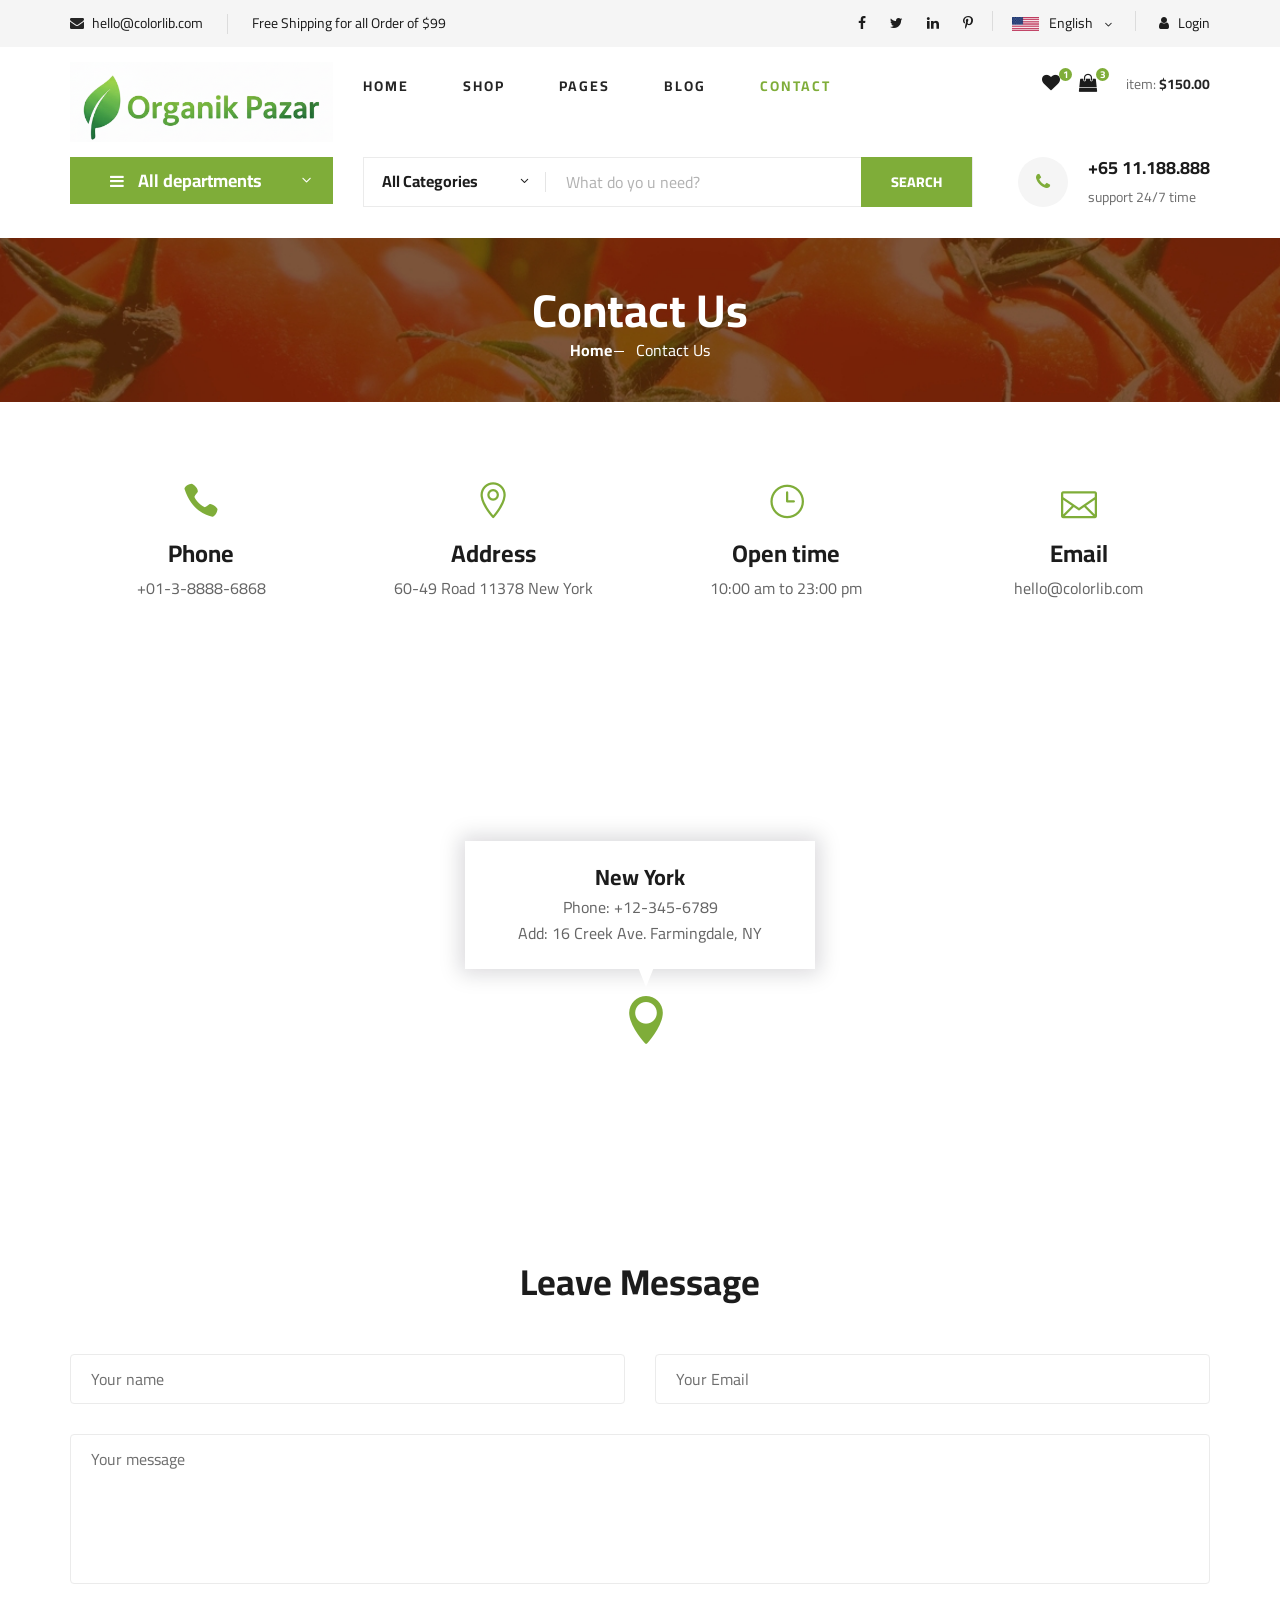
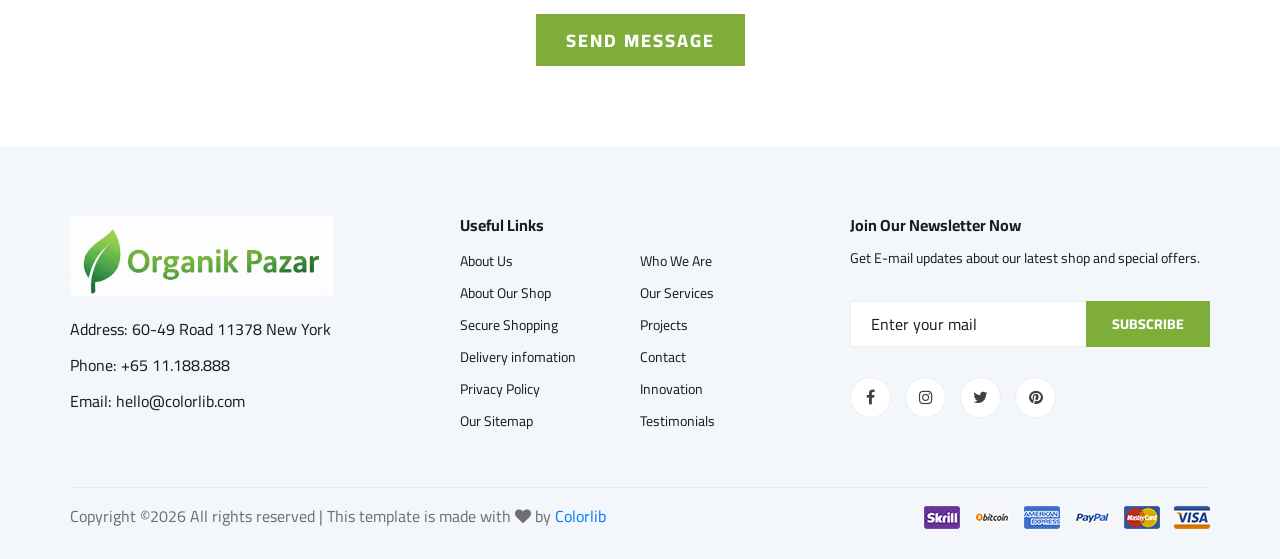
<file: OrganikPazarProject/wwwroot/ogani-master/contact.html>
<!DOCTYPE html>
<html lang="zxx">

<head>
    <meta charset="UTF-8">
    <meta name="description" content="Ogani Template">
    <meta name="keywords" content="Ogani, unica, creative, html">
    <meta name="viewport" content="width=device-width, initial-scale=1.0">
    <meta http-equiv="X-UA-Compatible" content="ie=edge">
    <title>Ogani | Template</title>

    <!-- Google Font -->
    <link href="https://fonts.googleapis.com/css2?family=Cairo:wght@200;300;400;600;900&display=swap" rel="stylesheet">

    <!-- Css Styles -->
    <link rel="stylesheet" href="css/bootstrap.min.css" type="text/css">
    <link rel="stylesheet" href="css/font-awesome.min.css" type="text/css">
    <link rel="stylesheet" href="css/elegant-icons.css" type="text/css">
    <link rel="stylesheet" href="css/nice-select.css" type="text/css">
    <link rel="stylesheet" href="css/jquery-ui.min.css" type="text/css">
    <link rel="stylesheet" href="css/owl.carousel.min.css" type="text/css">
    <link rel="stylesheet" href="css/slicknav.min.css" type="text/css">
    <link rel="stylesheet" href="css/style.css" type="text/css">
</head>

<body>
    <!-- Page Preloder -->
    <div id="preloder">
        <div class="loader"></div>
    </div>

    <!-- Humberger Begin -->
    <div class="humberger__menu__overlay"></div>
    <div class="humberger__menu__wrapper">
        <div class="humberger__menu__logo">
            <a href="#"><img src="img/logo.png" alt=""></a>
        </div>
        <div class="humberger__menu__cart">
            <ul>
                <li><a href="#"><i class="fa fa-heart"></i> <span>1</span></a></li>
                <li><a href="#"><i class="fa fa-shopping-bag"></i> <span>3</span></a></li>
            </ul>
            <div class="header__cart__price">item: <span>$150.00</span></div>
        </div>
        <div class="humberger__menu__widget">
            <div class="header__top__right__language">
                <img src="img/language.png" alt="">
                <div>English</div>
                <span class="arrow_carrot-down"></span>
                <ul>
                    <li><a href="#">Spanis</a></li>
                    <li><a href="#">English</a></li>
                </ul>
            </div>
            <div class="header__top__right__auth">
                <a href="#"><i class="fa fa-user"></i> Login</a>
            </div>
        </div>
        <nav class="humberger__menu__nav mobile-menu">
            <ul>
                <li class="active"><a href="./index.html">Home</a></li>
                <li><a href="./shop-grid.html">Shop</a></li>
                <li><a href="#">Pages</a>
                    <ul class="header__menu__dropdown">
                        <li><a href="./shop-details.html">Shop Details</a></li>
                        <li><a href="./shoping-cart.html">Shoping Cart</a></li>
                        <li><a href="./checkout.html">Check Out</a></li>
                        <li><a href="./blog-details.html">Blog Details</a></li>
                    </ul>
                </li>
                <li><a href="./blog.html">Blog</a></li>
                <li><a href="./contact.html">Contact</a></li>
            </ul>
        </nav>
        <div id="mobile-menu-wrap"></div>
        <div class="header__top__right__social">
            <a href="#"><i class="fa fa-facebook"></i></a>
            <a href="#"><i class="fa fa-twitter"></i></a>
            <a href="#"><i class="fa fa-linkedin"></i></a>
            <a href="#"><i class="fa fa-pinterest-p"></i></a>
        </div>
        <div class="humberger__menu__contact">
            <ul>
                <li><i class="fa fa-envelope"></i> hello@colorlib.com</li>
                <li>Free Shipping for all Order of $99</li>
            </ul>
        </div>
    </div>
    <!-- Humberger End -->

    <!-- Header Section Begin -->
    <header class="header">
        <div class="header__top">
            <div class="container">
                <div class="row">
                    <div class="col-lg-6">
                        <div class="header__top__left">
                            <ul>
                                <li><i class="fa fa-envelope"></i> hello@colorlib.com</li>
                                <li>Free Shipping for all Order of $99</li>
                            </ul>
                        </div>
                    </div>
                    <div class="col-lg-6">
                        <div class="header__top__right">
                            <div class="header__top__right__social">
                                <a href="#"><i class="fa fa-facebook"></i></a>
                                <a href="#"><i class="fa fa-twitter"></i></a>
                                <a href="#"><i class="fa fa-linkedin"></i></a>
                                <a href="#"><i class="fa fa-pinterest-p"></i></a>
                            </div>
                            <div class="header__top__right__language">
                                <img src="img/language.png" alt="">
                                <div>English</div>
                                <span class="arrow_carrot-down"></span>
                                <ul>
                                    <li><a href="#">Spanis</a></li>
                                    <li><a href="#">English</a></li>
                                </ul>
                            </div>
                            <div class="header__top__right__auth">
                                <a href="#"><i class="fa fa-user"></i> Login</a>
                            </div>
                        </div>
                    </div>
                </div>
            </div>
        </div>
        <div class="container">
            <div class="row">
                <div class="col-lg-3">
                    <div class="header__logo">
                        <a href="./index.html"><img src="img/logo.png" alt=""></a>
                    </div>
                </div>
                <div class="col-lg-6">
                    <nav class="header__menu">
                        <ul>
                            <li><a href="./index.html">Home</a></li>
                            <li><a href="./shop-grid.html">Shop</a></li>
                            <li><a href="#">Pages</a>
                                <ul class="header__menu__dropdown">
                                    <li><a href="./shop-details.html">Shop Details</a></li>
                                    <li><a href="./shoping-cart.html">Shoping Cart</a></li>
                                    <li><a href="./checkout.html">Check Out</a></li>
                                    <li><a href="./blog-details.html">Blog Details</a></li>
                                </ul>
                            </li>
                            <li><a href="./blog.html">Blog</a></li>
                            <li class="active"><a href="./contact.html">Contact</a></li>
                        </ul>
                    </nav>
                </div>
                <div class="col-lg-3">
                    <div class="header__cart">
                        <ul>
                            <li><a href="#"><i class="fa fa-heart"></i> <span>1</span></a></li>
                            <li><a href="#"><i class="fa fa-shopping-bag"></i> <span>3</span></a></li>
                        </ul>
                        <div class="header__cart__price">item: <span>$150.00</span></div>
                    </div>
                </div>
            </div>
            <div class="humberger__open">
                <i class="fa fa-bars"></i>
            </div>
        </div>
    </header>
    <!-- Header Section End -->

    <!-- Hero Section Begin -->
    <section class="hero hero-normal">
        <div class="container">
            <div class="row">
                <div class="col-lg-3">
                    <div class="hero__categories">
                        <div class="hero__categories__all">
                            <i class="fa fa-bars"></i>
                            <span>All departments</span>
                        </div>
                        <ul>
                            <li><a href="#">Fresh Meat</a></li>
                            <li><a href="#">Vegetables</a></li>
                            <li><a href="#">Fruit & Nut Gifts</a></li>
                            <li><a href="#">Fresh Berries</a></li>
                            <li><a href="#">Ocean Foods</a></li>
                            <li><a href="#">Butter & Eggs</a></li>
                            <li><a href="#">Fastfood</a></li>
                            <li><a href="#">Fresh Onion</a></li>
                            <li><a href="#">Papayaya & Crisps</a></li>
                            <li><a href="#">Oatmeal</a></li>
                            <li><a href="#">Fresh Bananas</a></li>
                        </ul>
                    </div>
                </div>
                <div class="col-lg-9">
                    <div class="hero__search">
                        <div class="hero__search__form">
                            <form action="#">
                                <div class="hero__search__categories">
                                    All Categories
                                    <span class="arrow_carrot-down"></span>
                                </div>
                                <input type="text" placeholder="What do yo u need?">
                                <button type="submit" class="site-btn">SEARCH</button>
                            </form>
                        </div>
                        <div class="hero__search__phone">
                            <div class="hero__search__phone__icon">
                                <i class="fa fa-phone"></i>
                            </div>
                            <div class="hero__search__phone__text">
                                <h5>+65 11.188.888</h5>
                                <span>support 24/7 time</span>
                            </div>
                        </div>
                    </div>
                </div>
            </div>
        </div>
    </section>
    <!-- Hero Section End -->

    <!-- Breadcrumb Section Begin -->
    <section class="breadcrumb-section set-bg" data-setbg="img/breadcrumb.jpg">
        <div class="container">
            <div class="row">
                <div class="col-lg-12 text-center">
                    <div class="breadcrumb__text">
                        <h2>Contact Us</h2>
                        <div class="breadcrumb__option">
                            <a href="./index.html">Home</a>
                            <span>Contact Us</span>
                        </div>
                    </div>
                </div>
            </div>
        </div>
    </section>
    <!-- Breadcrumb Section End -->

    <!-- Contact Section Begin -->
    <section class="contact spad">
        <div class="container">
            <div class="row">
                <div class="col-lg-3 col-md-3 col-sm-6 text-center">
                    <div class="contact__widget">
                        <span class="icon_phone"></span>
                        <h4>Phone</h4>
                        <p>+01-3-8888-6868</p>
                    </div>
                </div>
                <div class="col-lg-3 col-md-3 col-sm-6 text-center">
                    <div class="contact__widget">
                        <span class="icon_pin_alt"></span>
                        <h4>Address</h4>
                        <p>60-49 Road 11378 New York</p>
                    </div>
                </div>
                <div class="col-lg-3 col-md-3 col-sm-6 text-center">
                    <div class="contact__widget">
                        <span class="icon_clock_alt"></span>
                        <h4>Open time</h4>
                        <p>10:00 am to 23:00 pm</p>
                    </div>
                </div>
                <div class="col-lg-3 col-md-3 col-sm-6 text-center">
                    <div class="contact__widget">
                        <span class="icon_mail_alt"></span>
                        <h4>Email</h4>
                        <p>hello@colorlib.com</p>
                    </div>
                </div>
            </div>
        </div>
    </section>
    <!-- Contact Section End -->

    <!-- Map Begin -->
    <div class="map">
        <iframe
            src="https://www.google.com/maps/embed?pb=!1m18!1m12!1m3!1d49116.39176087041!2d-86.41867791216099!3d39.69977417971648!2m3!1f0!2f0!3f0!3m2!1i1024!2i768!4f13.1!3m3!1m2!1s0x886ca48c841038a1%3A0x70cfba96bf847f0!2sPlainfield%2C%20IN%2C%20USA!5e0!3m2!1sen!2sbd!4v1586106673811!5m2!1sen!2sbd"
            height="500" style="border:0;" allowfullscreen="" aria-hidden="false" tabindex="0"></iframe>
        <div class="map-inside">
            <i class="icon_pin"></i>
            <div class="inside-widget">
                <h4>New York</h4>
                <ul>
                    <li>Phone: +12-345-6789</li>
                    <li>Add: 16 Creek Ave. Farmingdale, NY</li>
                </ul>
            </div>
        </div>
    </div>
    <!-- Map End -->

    <!-- Contact Form Begin -->
    <div class="contact-form spad">
        <div class="container">
            <div class="row">
                <div class="col-lg-12">
                    <div class="contact__form__title">
                        <h2>Leave Message</h2>
                    </div>
                </div>
            </div>
            <form action="#">
                <div class="row">
                    <div class="col-lg-6 col-md-6">
                        <input type="text" placeholder="Your name">
                    </div>
                    <div class="col-lg-6 col-md-6">
                        <input type="text" placeholder="Your Email">
                    </div>
                    <div class="col-lg-12 text-center">
                        <textarea placeholder="Your message"></textarea>
                        <button type="submit" class="site-btn">SEND MESSAGE</button>
                    </div>
                </div>
            </form>
        </div>
    </div>
    <!-- Contact Form End -->

    <!-- Footer Section Begin -->
    <footer class="footer spad">
        <div class="container">
            <div class="row">
                <div class="col-lg-3 col-md-6 col-sm-6">
                    <div class="footer__about">
                        <div class="footer__about__logo">
                            <a href="./index.html"><img src="img/logo.png" alt=""></a>
                        </div>
                        <ul>
                            <li>Address: 60-49 Road 11378 New York</li>
                            <li>Phone: +65 11.188.888</li>
                            <li>Email: hello@colorlib.com</li>
                        </ul>
                    </div>
                </div>
                <div class="col-lg-4 col-md-6 col-sm-6 offset-lg-1">
                    <div class="footer__widget">
                        <h6>Useful Links</h6>
                        <ul>
                            <li><a href="#">About Us</a></li>
                            <li><a href="#">About Our Shop</a></li>
                            <li><a href="#">Secure Shopping</a></li>
                            <li><a href="#">Delivery infomation</a></li>
                            <li><a href="#">Privacy Policy</a></li>
                            <li><a href="#">Our Sitemap</a></li>
                        </ul>
                        <ul>
                            <li><a href="#">Who We Are</a></li>
                            <li><a href="#">Our Services</a></li>
                            <li><a href="#">Projects</a></li>
                            <li><a href="#">Contact</a></li>
                            <li><a href="#">Innovation</a></li>
                            <li><a href="#">Testimonials</a></li>
                        </ul>
                    </div>
                </div>
                <div class="col-lg-4 col-md-12">
                    <div class="footer__widget">
                        <h6>Join Our Newsletter Now</h6>
                        <p>Get E-mail updates about our latest shop and special offers.</p>
                        <form action="#">
                            <input type="text" placeholder="Enter your mail">
                            <button type="submit" class="site-btn">Subscribe</button>
                        </form>
                        <div class="footer__widget__social">
                            <a href="#"><i class="fa fa-facebook"></i></a>
                            <a href="#"><i class="fa fa-instagram"></i></a>
                            <a href="#"><i class="fa fa-twitter"></i></a>
                            <a href="#"><i class="fa fa-pinterest"></i></a>
                        </div>
                    </div>
                </div>
            </div>
            <div class="row">
                <div class="col-lg-12">
                    <div class="footer__copyright">
                        <div class="footer__copyright__text"><p><!-- Link back to Colorlib can't be removed. Template is licensed under CC BY 3.0. -->
  Copyright &copy;<script>document.write(new Date().getFullYear());</script> All rights reserved | This template is made with <i class="fa fa-heart" aria-hidden="true"></i> by <a href="https://colorlib.com" target="_blank">Colorlib</a>
  <!-- Link back to Colorlib can't be removed. Template is licensed under CC BY 3.0. --></p></div>
                        <div class="footer__copyright__payment"><img src="img/payment-item.png" alt=""></div>
                    </div>
                </div>
            </div>
        </div>
    </footer>
    <!-- Footer Section End -->

    <!-- Js Plugins -->
    <script src="js/jquery-3.3.1.min.js"></script>
    <script src="js/bootstrap.min.js"></script>
    <script src="js/jquery.nice-select.min.js"></script>
    <script src="js/jquery-ui.min.js"></script>
    <script src="js/jquery.slicknav.js"></script>
    <script src="js/mixitup.min.js"></script>
    <script src="js/owl.carousel.min.js"></script>
    <script src="js/main.js"></script>



</body>

</html>
</file>
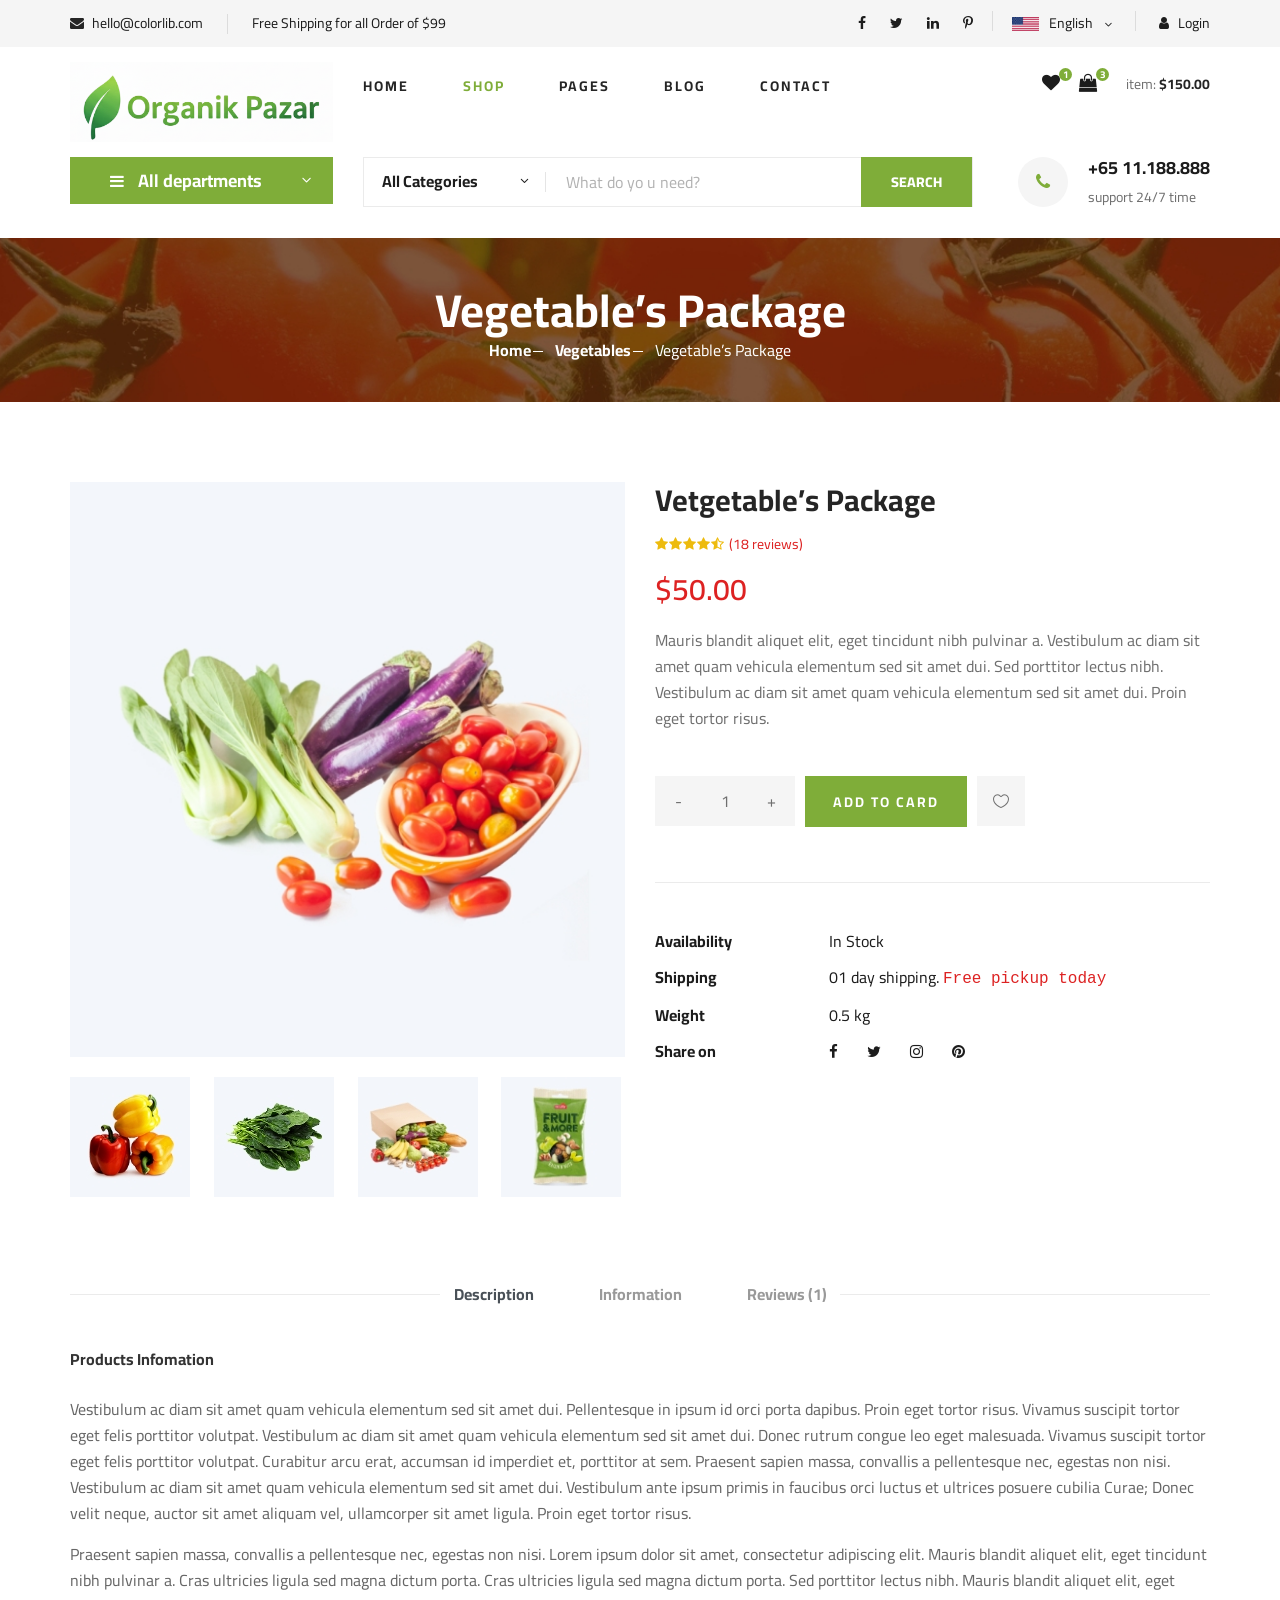
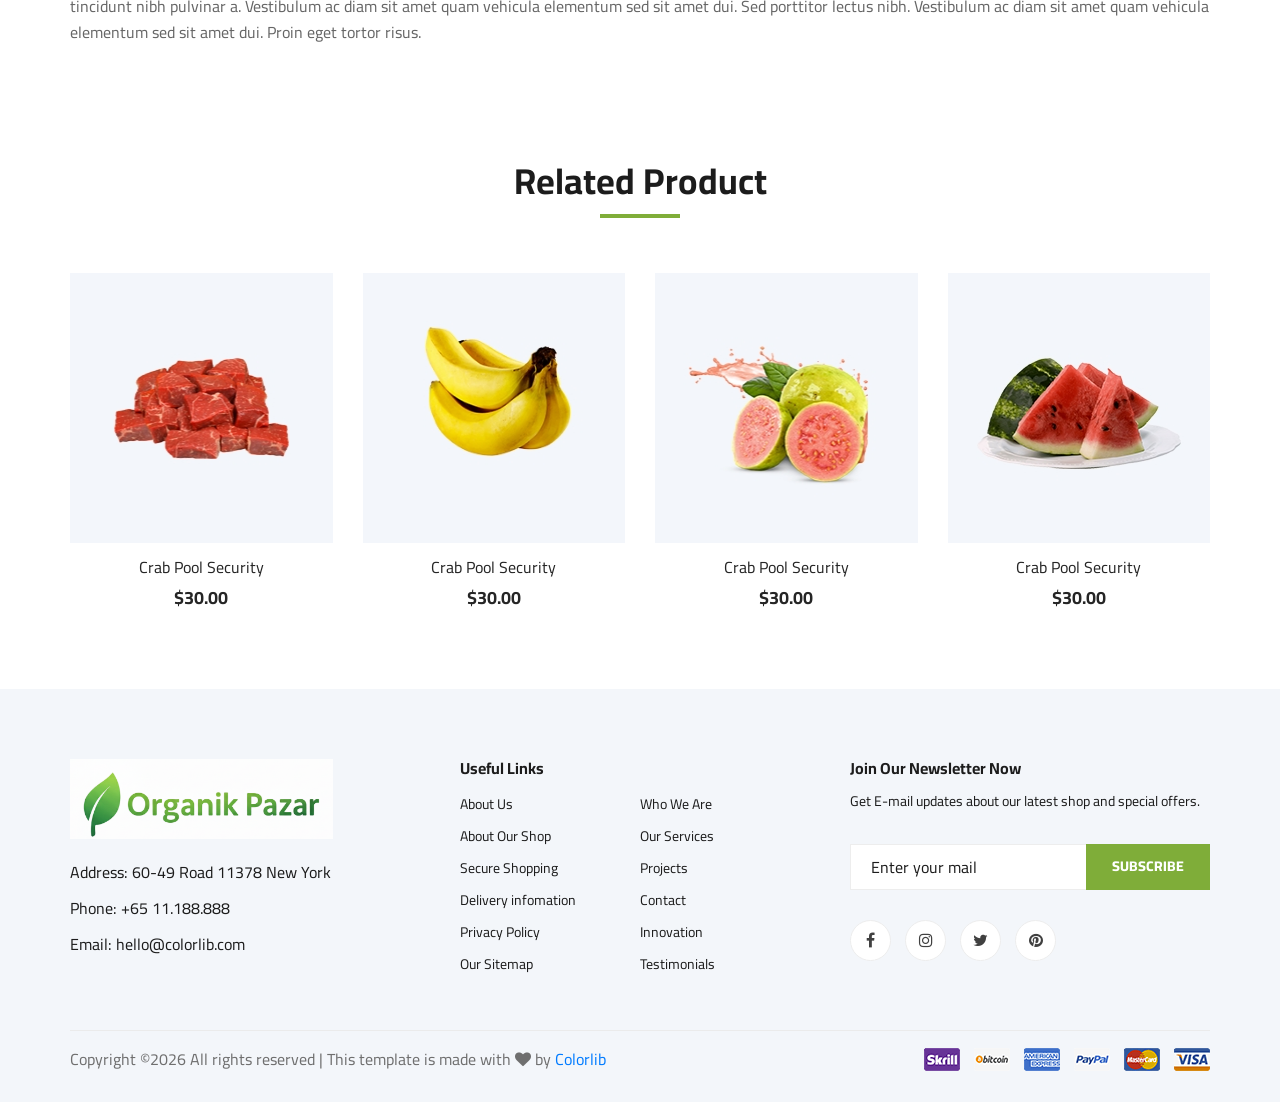
<file: OrganikPazarProject/wwwroot/ogani-master/shop-details.html>
<!DOCTYPE html>
<html lang="zxx">

<head>
    <meta charset="UTF-8">
    <meta name="description" content="Ogani Template">
    <meta name="keywords" content="Ogani, unica, creative, html">
    <meta name="viewport" content="width=device-width, initial-scale=1.0">
    <meta http-equiv="X-UA-Compatible" content="ie=edge">
    <title>Ogani | Template</title>

    <!-- Google Font -->
    <link href="https://fonts.googleapis.com/css2?family=Cairo:wght@200;300;400;600;900&display=swap" rel="stylesheet">

    <!-- Css Styles -->
    <link rel="stylesheet" href="css/bootstrap.min.css" type="text/css">
    <link rel="stylesheet" href="css/font-awesome.min.css" type="text/css">
    <link rel="stylesheet" href="css/elegant-icons.css" type="text/css">
    <link rel="stylesheet" href="css/nice-select.css" type="text/css">
    <link rel="stylesheet" href="css/jquery-ui.min.css" type="text/css">
    <link rel="stylesheet" href="css/owl.carousel.min.css" type="text/css">
    <link rel="stylesheet" href="css/slicknav.min.css" type="text/css">
    <link rel="stylesheet" href="css/style.css" type="text/css">
</head>

<body>
    <!-- Page Preloder -->
    <div id="preloder">
        <div class="loader"></div>
    </div>

    <!-- Humberger Begin -->
    <div class="humberger__menu__overlay"></div>
    <div class="humberger__menu__wrapper">
        <div class="humberger__menu__logo">
            <a href="#"><img src="img/logo.png" alt=""></a>
        </div>
        <div class="humberger__menu__cart">
            <ul>
                <li><a href="#"><i class="fa fa-heart"></i> <span>1</span></a></li>
                <li><a href="#"><i class="fa fa-shopping-bag"></i> <span>3</span></a></li>
            </ul>
            <div class="header__cart__price">item: <span>$150.00</span></div>
        </div>
        <div class="humberger__menu__widget">
            <div class="header__top__right__language">
                <img src="img/language.png" alt="">
                <div>English</div>
                <span class="arrow_carrot-down"></span>
                <ul>
                    <li><a href="#">Spanis</a></li>
                    <li><a href="#">English</a></li>
                </ul>
            </div>
            <div class="header__top__right__auth">
                <a href="#"><i class="fa fa-user"></i> Login</a>
            </div>
        </div>
        <nav class="humberger__menu__nav mobile-menu">
            <ul>
                <li class="active"><a href="./index.html">Home</a></li>
                <li><a href="./shop-grid.html">Shop</a></li>
                <li><a href="#">Pages</a>
                    <ul class="header__menu__dropdown">
                        <li><a href="./shop-details.html">Shop Details</a></li>
                        <li><a href="./shoping-cart.html">Shoping Cart</a></li>
                        <li><a href="./checkout.html">Check Out</a></li>
                        <li><a href="./blog-details.html">Blog Details</a></li>
                    </ul>
                </li>
                <li><a href="./blog.html">Blog</a></li>
                <li><a href="./contact.html">Contact</a></li>
            </ul>
        </nav>
        <div id="mobile-menu-wrap"></div>
        <div class="header__top__right__social">
            <a href="#"><i class="fa fa-facebook"></i></a>
            <a href="#"><i class="fa fa-twitter"></i></a>
            <a href="#"><i class="fa fa-linkedin"></i></a>
            <a href="#"><i class="fa fa-pinterest-p"></i></a>
        </div>
        <div class="humberger__menu__contact">
            <ul>
                <li><i class="fa fa-envelope"></i> hello@colorlib.com</li>
                <li>Free Shipping for all Order of $99</li>
            </ul>
        </div>
    </div>
    <!-- Humberger End -->

    <!-- Header Section Begin -->
    <header class="header">
        <div class="header__top">
            <div class="container">
                <div class="row">
                    <div class="col-lg-6">
                        <div class="header__top__left">
                            <ul>
                                <li><i class="fa fa-envelope"></i> hello@colorlib.com</li>
                                <li>Free Shipping for all Order of $99</li>
                            </ul>
                        </div>
                    </div>
                    <div class="col-lg-6">
                        <div class="header__top__right">
                            <div class="header__top__right__social">
                                <a href="#"><i class="fa fa-facebook"></i></a>
                                <a href="#"><i class="fa fa-twitter"></i></a>
                                <a href="#"><i class="fa fa-linkedin"></i></a>
                                <a href="#"><i class="fa fa-pinterest-p"></i></a>
                            </div>
                            <div class="header__top__right__language">
                                <img src="img/language.png" alt="">
                                <div>English</div>
                                <span class="arrow_carrot-down"></span>
                                <ul>
                                    <li><a href="#">Spanis</a></li>
                                    <li><a href="#">English</a></li>
                                </ul>
                            </div>
                            <div class="header__top__right__auth">
                                <a href="#"><i class="fa fa-user"></i> Login</a>
                            </div>
                        </div>
                    </div>
                </div>
            </div>
        </div>
        <div class="container">
            <div class="row">
                <div class="col-lg-3">
                    <div class="header__logo">
                        <a href="./index.html"><img src="img/logo.png" alt=""></a>
                    </div>
                </div>
                <div class="col-lg-6">
                    <nav class="header__menu">
                        <ul>
                            <li><a href="./index.html">Home</a></li>
                            <li class="active"><a href="./shop-grid.html">Shop</a></li>
                            <li><a href="#">Pages</a>
                                <ul class="header__menu__dropdown">
                                    <li><a href="./shop-details.html">Shop Details</a></li>
                                    <li><a href="./shoping-cart.html">Shoping Cart</a></li>
                                    <li><a href="./checkout.html">Check Out</a></li>
                                    <li><a href="./blog-details.html">Blog Details</a></li>
                                </ul>
                            </li>
                            <li><a href="./blog.html">Blog</a></li>
                            <li><a href="./contact.html">Contact</a></li>
                        </ul>
                    </nav>
                </div>
                <div class="col-lg-3">
                    <div class="header__cart">
                        <ul>
                            <li><a href="#"><i class="fa fa-heart"></i> <span>1</span></a></li>
                            <li><a href="#"><i class="fa fa-shopping-bag"></i> <span>3</span></a></li>
                        </ul>
                        <div class="header__cart__price">item: <span>$150.00</span></div>
                    </div>
                </div>
            </div>
            <div class="humberger__open">
                <i class="fa fa-bars"></i>
            </div>
        </div>
    </header>
    <!-- Header Section End -->

    <!-- Hero Section Begin -->
    <section class="hero hero-normal">
        <div class="container">
            <div class="row">
                <div class="col-lg-3">
                    <div class="hero__categories">
                        <div class="hero__categories__all">
                            <i class="fa fa-bars"></i>
                            <span>All departments</span>
                        </div>
                        <ul>
                            <li><a href="#">Fresh Meat</a></li>
                            <li><a href="#">Vegetables</a></li>
                            <li><a href="#">Fruit & Nut Gifts</a></li>
                            <li><a href="#">Fresh Berries</a></li>
                            <li><a href="#">Ocean Foods</a></li>
                            <li><a href="#">Butter & Eggs</a></li>
                            <li><a href="#">Fastfood</a></li>
                            <li><a href="#">Fresh Onion</a></li>
                            <li><a href="#">Papayaya & Crisps</a></li>
                            <li><a href="#">Oatmeal</a></li>
                            <li><a href="#">Fresh Bananas</a></li>
                        </ul>
                    </div>
                </div>
                <div class="col-lg-9">
                    <div class="hero__search">
                        <div class="hero__search__form">
                            <form action="#">
                                <div class="hero__search__categories">
                                    All Categories
                                    <span class="arrow_carrot-down"></span>
                                </div>
                                <input type="text" placeholder="What do yo u need?">
                                <button type="submit" class="site-btn">SEARCH</button>
                            </form>
                        </div>
                        <div class="hero__search__phone">
                            <div class="hero__search__phone__icon">
                                <i class="fa fa-phone"></i>
                            </div>
                            <div class="hero__search__phone__text">
                                <h5>+65 11.188.888</h5>
                                <span>support 24/7 time</span>
                            </div>
                        </div>
                    </div>
                </div>
            </div>
        </div>
    </section>
    <!-- Hero Section End -->

    <!-- Breadcrumb Section Begin -->
    <section class="breadcrumb-section set-bg" data-setbg="img/breadcrumb.jpg">
        <div class="container">
            <div class="row">
                <div class="col-lg-12 text-center">
                    <div class="breadcrumb__text">
                        <h2>Vegetable’s Package</h2>
                        <div class="breadcrumb__option">
                            <a href="./index.html">Home</a>
                            <a href="./index.html">Vegetables</a>
                            <span>Vegetable’s Package</span>
                        </div>
                    </div>
                </div>
            </div>
        </div>
    </section>
    <!-- Breadcrumb Section End -->

    <!-- Product Details Section Begin -->
    <section class="product-details spad">
        <div class="container">
            <div class="row">
                <div class="col-lg-6 col-md-6">
                    <div class="product__details__pic">
                        <div class="product__details__pic__item">
                            <img class="product__details__pic__item--large"
                                src="img/product/details/product-details-1.jpg" alt="">
                        </div>
                        <div class="product__details__pic__slider owl-carousel">
                            <img data-imgbigurl="img/product/details/product-details-2.jpg"
                                src="img/product/details/thumb-1.jpg" alt="">
                            <img data-imgbigurl="img/product/details/product-details-3.jpg"
                                src="img/product/details/thumb-2.jpg" alt="">
                            <img data-imgbigurl="img/product/details/product-details-5.jpg"
                                src="img/product/details/thumb-3.jpg" alt="">
                            <img data-imgbigurl="img/product/details/product-details-4.jpg"
                                src="img/product/details/thumb-4.jpg" alt="">
                        </div>
                    </div>
                </div>
                <div class="col-lg-6 col-md-6">
                    <div class="product__details__text">
                        <h3>Vetgetable’s Package</h3>
                        <div class="product__details__rating">
                            <i class="fa fa-star"></i>
                            <i class="fa fa-star"></i>
                            <i class="fa fa-star"></i>
                            <i class="fa fa-star"></i>
                            <i class="fa fa-star-half-o"></i>
                            <span>(18 reviews)</span>
                        </div>
                        <div class="product__details__price">$50.00</div>
                        <p>Mauris blandit aliquet elit, eget tincidunt nibh pulvinar a. Vestibulum ac diam sit amet quam
                            vehicula elementum sed sit amet dui. Sed porttitor lectus nibh. Vestibulum ac diam sit amet
                            quam vehicula elementum sed sit amet dui. Proin eget tortor risus.</p>
                        <div class="product__details__quantity">
                            <div class="quantity">
                                <div class="pro-qty">
                                    <input type="text" value="1">
                                </div>
                            </div>
                        </div>
                        <a href="#" class="primary-btn">ADD TO CARD</a>
                        <a href="#" class="heart-icon"><span class="icon_heart_alt"></span></a>
                        <ul>
                            <li><b>Availability</b> <span>In Stock</span></li>
                            <li><b>Shipping</b> <span>01 day shipping. <samp>Free pickup today</samp></span></li>
                            <li><b>Weight</b> <span>0.5 kg</span></li>
                            <li><b>Share on</b>
                                <div class="share">
                                    <a href="#"><i class="fa fa-facebook"></i></a>
                                    <a href="#"><i class="fa fa-twitter"></i></a>
                                    <a href="#"><i class="fa fa-instagram"></i></a>
                                    <a href="#"><i class="fa fa-pinterest"></i></a>
                                </div>
                            </li>
                        </ul>
                    </div>
                </div>
                <div class="col-lg-12">
                    <div class="product__details__tab">
                        <ul class="nav nav-tabs" role="tablist">
                            <li class="nav-item">
                                <a class="nav-link active" data-toggle="tab" href="#tabs-1" role="tab"
                                    aria-selected="true">Description</a>
                            </li>
                            <li class="nav-item">
                                <a class="nav-link" data-toggle="tab" href="#tabs-2" role="tab"
                                    aria-selected="false">Information</a>
                            </li>
                            <li class="nav-item">
                                <a class="nav-link" data-toggle="tab" href="#tabs-3" role="tab"
                                    aria-selected="false">Reviews <span>(1)</span></a>
                            </li>
                        </ul>
                        <div class="tab-content">
                            <div class="tab-pane active" id="tabs-1" role="tabpanel">
                                <div class="product__details__tab__desc">
                                    <h6>Products Infomation</h6>
                                    <p>Vestibulum ac diam sit amet quam vehicula elementum sed sit amet dui.
                                        Pellentesque in ipsum id orci porta dapibus. Proin eget tortor risus. Vivamus
                                        suscipit tortor eget felis porttitor volutpat. Vestibulum ac diam sit amet quam
                                        vehicula elementum sed sit amet dui. Donec rutrum congue leo eget malesuada.
                                        Vivamus suscipit tortor eget felis porttitor volutpat. Curabitur arcu erat,
                                        accumsan id imperdiet et, porttitor at sem. Praesent sapien massa, convallis a
                                        pellentesque nec, egestas non nisi. Vestibulum ac diam sit amet quam vehicula
                                        elementum sed sit amet dui. Vestibulum ante ipsum primis in faucibus orci luctus
                                        et ultrices posuere cubilia Curae; Donec velit neque, auctor sit amet aliquam
                                        vel, ullamcorper sit amet ligula. Proin eget tortor risus.</p>
                                        <p>Praesent sapien massa, convallis a pellentesque nec, egestas non nisi. Lorem
                                        ipsum dolor sit amet, consectetur adipiscing elit. Mauris blandit aliquet
                                        elit, eget tincidunt nibh pulvinar a. Cras ultricies ligula sed magna dictum
                                        porta. Cras ultricies ligula sed magna dictum porta. Sed porttitor lectus
                                        nibh. Mauris blandit aliquet elit, eget tincidunt nibh pulvinar a.
                                        Vestibulum ac diam sit amet quam vehicula elementum sed sit amet dui. Sed
                                        porttitor lectus nibh. Vestibulum ac diam sit amet quam vehicula elementum
                                        sed sit amet dui. Proin eget tortor risus.</p>
                                </div>
                            </div>
                            <div class="tab-pane" id="tabs-2" role="tabpanel">
                                <div class="product__details__tab__desc">
                                    <h6>Products Infomation</h6>
                                    <p>Vestibulum ac diam sit amet quam vehicula elementum sed sit amet dui.
                                        Pellentesque in ipsum id orci porta dapibus. Proin eget tortor risus.
                                        Vivamus suscipit tortor eget felis porttitor volutpat. Vestibulum ac diam
                                        sit amet quam vehicula elementum sed sit amet dui. Donec rutrum congue leo
                                        eget malesuada. Vivamus suscipit tortor eget felis porttitor volutpat.
                                        Curabitur arcu erat, accumsan id imperdiet et, porttitor at sem. Praesent
                                        sapien massa, convallis a pellentesque nec, egestas non nisi. Vestibulum ac
                                        diam sit amet quam vehicula elementum sed sit amet dui. Vestibulum ante
                                        ipsum primis in faucibus orci luctus et ultrices posuere cubilia Curae;
                                        Donec velit neque, auctor sit amet aliquam vel, ullamcorper sit amet ligula.
                                        Proin eget tortor risus.</p>
                                    <p>Praesent sapien massa, convallis a pellentesque nec, egestas non nisi. Lorem
                                        ipsum dolor sit amet, consectetur adipiscing elit. Mauris blandit aliquet
                                        elit, eget tincidunt nibh pulvinar a. Cras ultricies ligula sed magna dictum
                                        porta. Cras ultricies ligula sed magna dictum porta. Sed porttitor lectus
                                        nibh. Mauris blandit aliquet elit, eget tincidunt nibh pulvinar a.</p>
                                </div>
                            </div>
                            <div class="tab-pane" id="tabs-3" role="tabpanel">
                                <div class="product__details__tab__desc">
                                    <h6>Products Infomation</h6>
                                    <p>Vestibulum ac diam sit amet quam vehicula elementum sed sit amet dui.
                                        Pellentesque in ipsum id orci porta dapibus. Proin eget tortor risus.
                                        Vivamus suscipit tortor eget felis porttitor volutpat. Vestibulum ac diam
                                        sit amet quam vehicula elementum sed sit amet dui. Donec rutrum congue leo
                                        eget malesuada. Vivamus suscipit tortor eget felis porttitor volutpat.
                                        Curabitur arcu erat, accumsan id imperdiet et, porttitor at sem. Praesent
                                        sapien massa, convallis a pellentesque nec, egestas non nisi. Vestibulum ac
                                        diam sit amet quam vehicula elementum sed sit amet dui. Vestibulum ante
                                        ipsum primis in faucibus orci luctus et ultrices posuere cubilia Curae;
                                        Donec velit neque, auctor sit amet aliquam vel, ullamcorper sit amet ligula.
                                        Proin eget tortor risus.</p>
                                </div>
                            </div>
                        </div>
                    </div>
                </div>
            </div>
        </div>
    </section>
    <!-- Product Details Section End -->

    <!-- Related Product Section Begin -->
    <section class="related-product">
        <div class="container">
            <div class="row">
                <div class="col-lg-12">
                    <div class="section-title related__product__title">
                        <h2>Related Product</h2>
                    </div>
                </div>
            </div>
            <div class="row">
                <div class="col-lg-3 col-md-4 col-sm-6">
                    <div class="product__item">
                        <div class="product__item__pic set-bg" data-setbg="img/product/product-1.jpg">
                            <ul class="product__item__pic__hover">
                                <li><a href="#"><i class="fa fa-heart"></i></a></li>
                                <li><a href="#"><i class="fa fa-retweet"></i></a></li>
                                <li><a href="#"><i class="fa fa-shopping-cart"></i></a></li>
                            </ul>
                        </div>
                        <div class="product__item__text">
                            <h6><a href="#">Crab Pool Security</a></h6>
                            <h5>$30.00</h5>
                        </div>
                    </div>
                </div>
                <div class="col-lg-3 col-md-4 col-sm-6">
                    <div class="product__item">
                        <div class="product__item__pic set-bg" data-setbg="img/product/product-2.jpg">
                            <ul class="product__item__pic__hover">
                                <li><a href="#"><i class="fa fa-heart"></i></a></li>
                                <li><a href="#"><i class="fa fa-retweet"></i></a></li>
                                <li><a href="#"><i class="fa fa-shopping-cart"></i></a></li>
                            </ul>
                        </div>
                        <div class="product__item__text">
                            <h6><a href="#">Crab Pool Security</a></h6>
                            <h5>$30.00</h5>
                        </div>
                    </div>
                </div>
                <div class="col-lg-3 col-md-4 col-sm-6">
                    <div class="product__item">
                        <div class="product__item__pic set-bg" data-setbg="img/product/product-3.jpg">
                            <ul class="product__item__pic__hover">
                                <li><a href="#"><i class="fa fa-heart"></i></a></li>
                                <li><a href="#"><i class="fa fa-retweet"></i></a></li>
                                <li><a href="#"><i class="fa fa-shopping-cart"></i></a></li>
                            </ul>
                        </div>
                        <div class="product__item__text">
                            <h6><a href="#">Crab Pool Security</a></h6>
                            <h5>$30.00</h5>
                        </div>
                    </div>
                </div>
                <div class="col-lg-3 col-md-4 col-sm-6">
                    <div class="product__item">
                        <div class="product__item__pic set-bg" data-setbg="img/product/product-7.jpg">
                            <ul class="product__item__pic__hover">
                                <li><a href="#"><i class="fa fa-heart"></i></a></li>
                                <li><a href="#"><i class="fa fa-retweet"></i></a></li>
                                <li><a href="#"><i class="fa fa-shopping-cart"></i></a></li>
                            </ul>
                        </div>
                        <div class="product__item__text">
                            <h6><a href="#">Crab Pool Security</a></h6>
                            <h5>$30.00</h5>
                        </div>
                    </div>
                </div>
            </div>
        </div>
    </section>
    <!-- Related Product Section End -->

    <!-- Footer Section Begin -->
    <footer class="footer spad">
        <div class="container">
            <div class="row">
                <div class="col-lg-3 col-md-6 col-sm-6">
                    <div class="footer__about">
                        <div class="footer__about__logo">
                            <a href="./index.html"><img src="img/logo.png" alt=""></a>
                        </div>
                        <ul>
                            <li>Address: 60-49 Road 11378 New York</li>
                            <li>Phone: +65 11.188.888</li>
                            <li>Email: hello@colorlib.com</li>
                        </ul>
                    </div>
                </div>
                <div class="col-lg-4 col-md-6 col-sm-6 offset-lg-1">
                    <div class="footer__widget">
                        <h6>Useful Links</h6>
                        <ul>
                            <li><a href="#">About Us</a></li>
                            <li><a href="#">About Our Shop</a></li>
                            <li><a href="#">Secure Shopping</a></li>
                            <li><a href="#">Delivery infomation</a></li>
                            <li><a href="#">Privacy Policy</a></li>
                            <li><a href="#">Our Sitemap</a></li>
                        </ul>
                        <ul>
                            <li><a href="#">Who We Are</a></li>
                            <li><a href="#">Our Services</a></li>
                            <li><a href="#">Projects</a></li>
                            <li><a href="#">Contact</a></li>
                            <li><a href="#">Innovation</a></li>
                            <li><a href="#">Testimonials</a></li>
                        </ul>
                    </div>
                </div>
                <div class="col-lg-4 col-md-12">
                    <div class="footer__widget">
                        <h6>Join Our Newsletter Now</h6>
                        <p>Get E-mail updates about our latest shop and special offers.</p>
                        <form action="#">
                            <input type="text" placeholder="Enter your mail">
                            <button type="submit" class="site-btn">Subscribe</button>
                        </form>
                        <div class="footer__widget__social">
                            <a href="#"><i class="fa fa-facebook"></i></a>
                            <a href="#"><i class="fa fa-instagram"></i></a>
                            <a href="#"><i class="fa fa-twitter"></i></a>
                            <a href="#"><i class="fa fa-pinterest"></i></a>
                        </div>
                    </div>
                </div>
            </div>
            <div class="row">
                <div class="col-lg-12">
                    <div class="footer__copyright">
                        <div class="footer__copyright__text"><p><!-- Link back to Colorlib can't be removed. Template is licensed under CC BY 3.0. -->
  Copyright &copy;<script>document.write(new Date().getFullYear());</script> All rights reserved | This template is made with <i class="fa fa-heart" aria-hidden="true"></i> by <a href="https://colorlib.com" target="_blank">Colorlib</a>
  <!-- Link back to Colorlib can't be removed. Template is licensed under CC BY 3.0. --></p></div>
                        <div class="footer__copyright__payment"><img src="img/payment-item.png" alt=""></div>
                    </div>
                </div>
            </div>
        </div>
    </footer>
    <!-- Footer Section End -->

    <!-- Js Plugins -->
    <script src="js/jquery-3.3.1.min.js"></script>
    <script src="js/bootstrap.min.js"></script>
    <script src="js/jquery.nice-select.min.js"></script>
    <script src="js/jquery-ui.min.js"></script>
    <script src="js/jquery.slicknav.js"></script>
    <script src="js/mixitup.min.js"></script>
    <script src="js/owl.carousel.min.js"></script>
    <script src="js/main.js"></script>


</body>

</html>
</file>
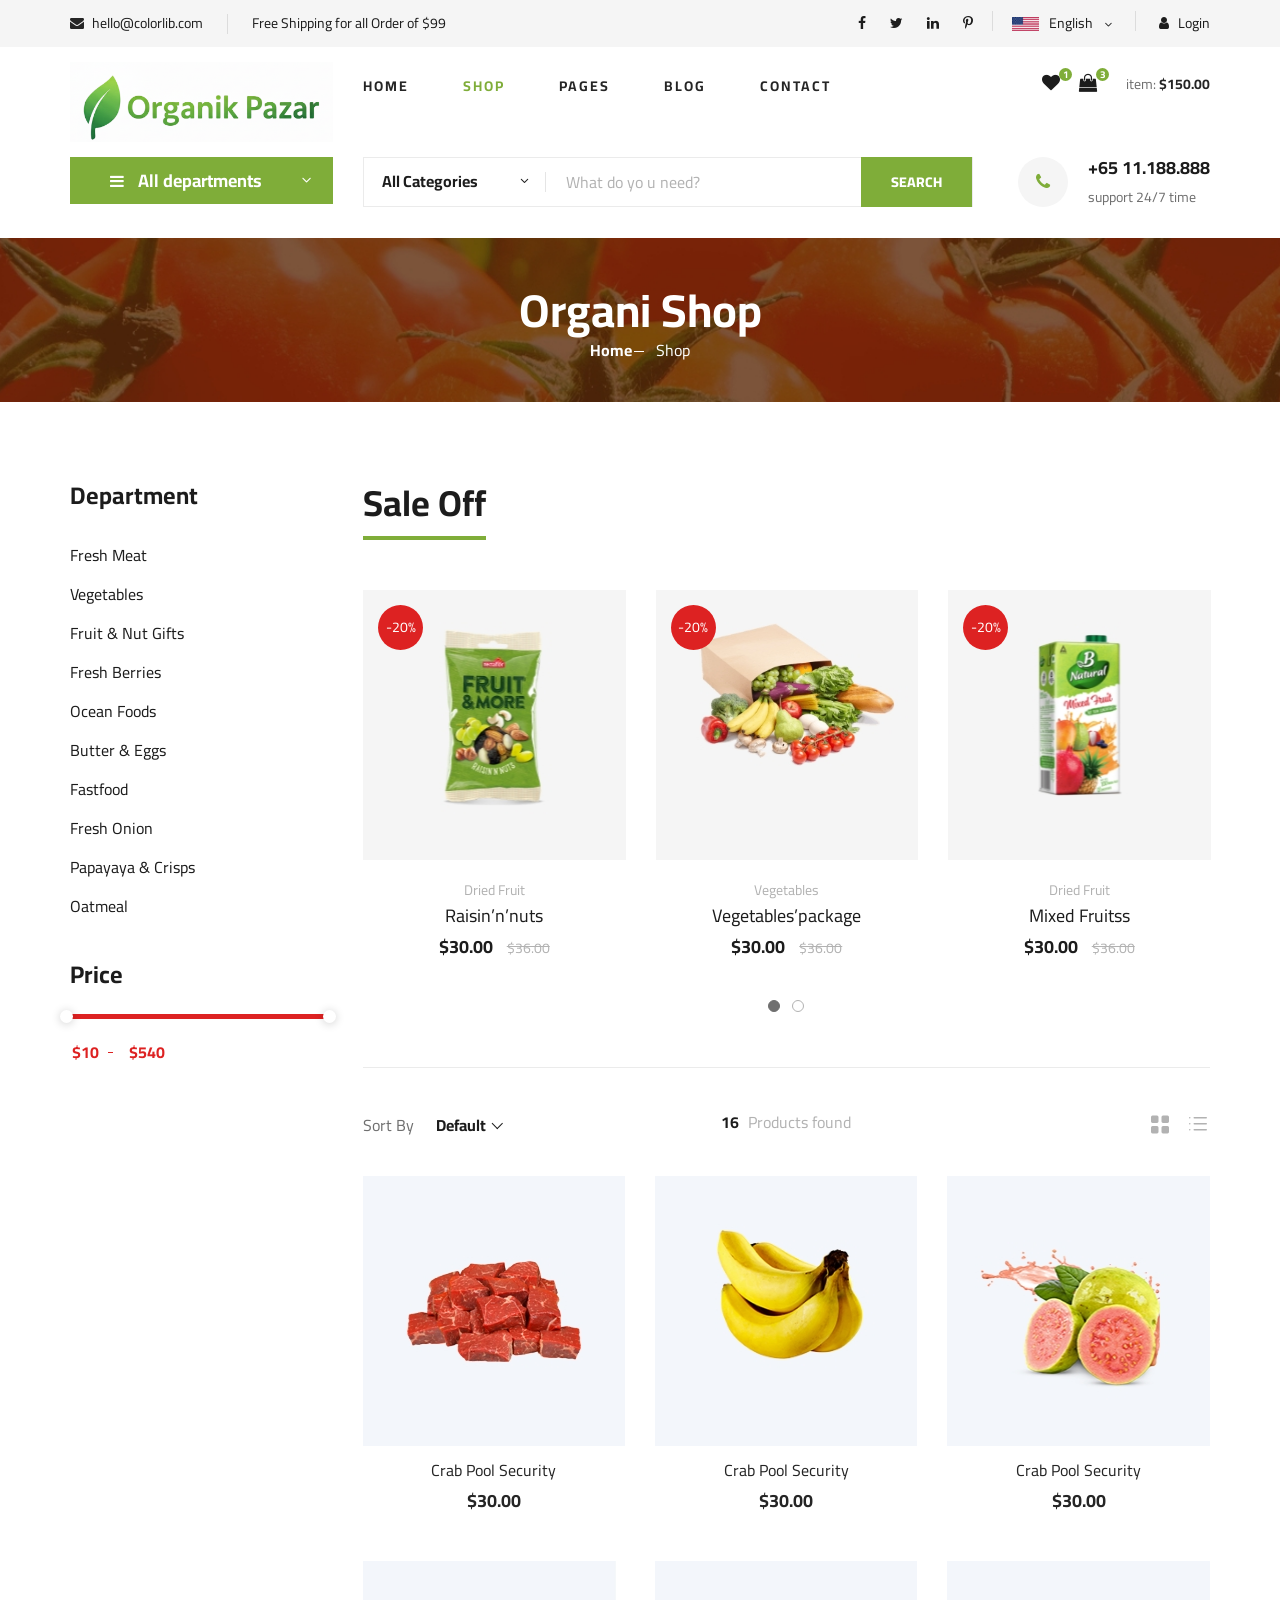
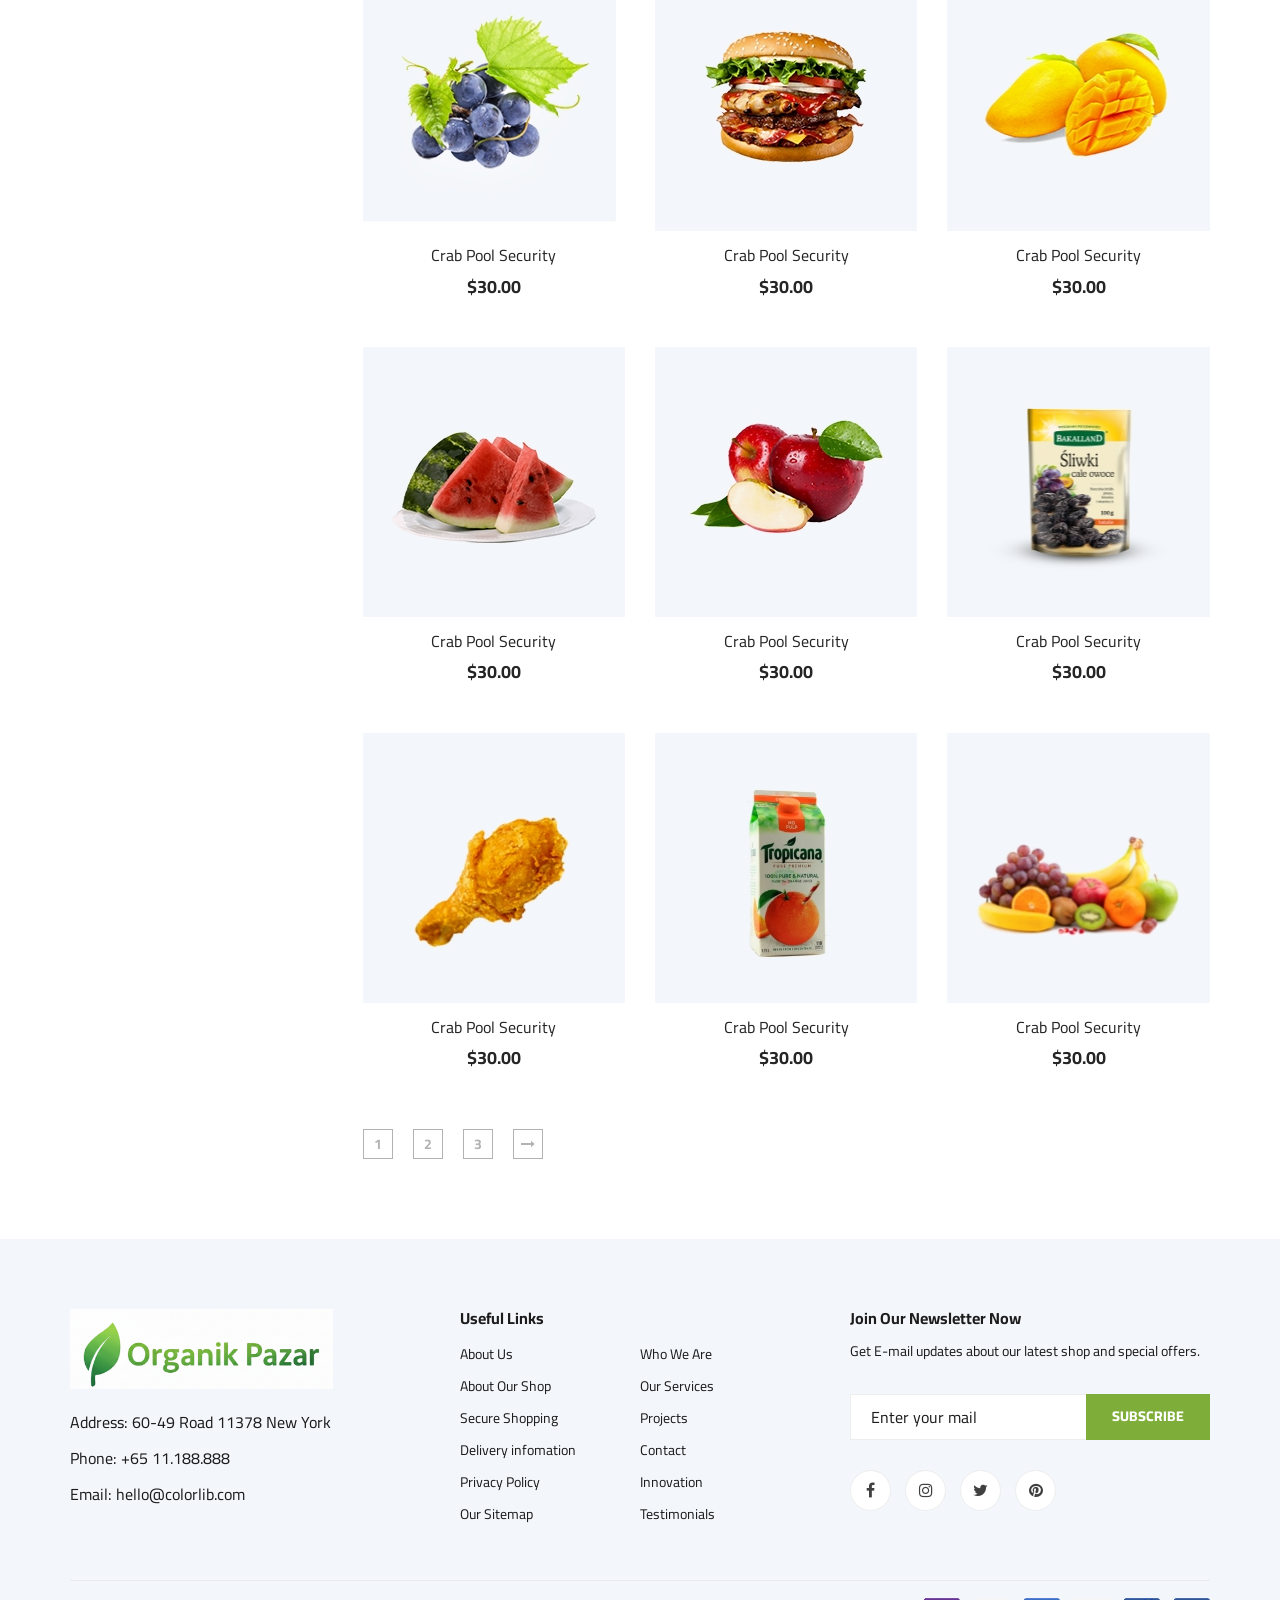
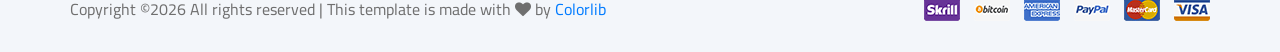
<file: OrganikPazarProject/wwwroot/ogani-master/shop-grid.html>
<!DOCTYPE html>
<html lang="zxx">

<head>
    <meta charset="UTF-8">
    <meta name="description" content="Ogani Template">
    <meta name="keywords" content="Ogani, unica, creative, html">
    <meta name="viewport" content="width=device-width, initial-scale=1.0">
    <meta http-equiv="X-UA-Compatible" content="ie=edge">
    <title>Ogani | Template</title>

    <!-- Google Font -->
    <link href="https://fonts.googleapis.com/css2?family=Cairo:wght@200;300;400;600;900&display=swap" rel="stylesheet">

    <!-- Css Styles -->
    <link rel="stylesheet" href="css/bootstrap.min.css" type="text/css">
    <link rel="stylesheet" href="css/font-awesome.min.css" type="text/css">
    <link rel="stylesheet" href="css/elegant-icons.css" type="text/css">
    <link rel="stylesheet" href="css/nice-select.css" type="text/css">
    <link rel="stylesheet" href="css/jquery-ui.min.css" type="text/css">
    <link rel="stylesheet" href="css/owl.carousel.min.css" type="text/css">
    <link rel="stylesheet" href="css/slicknav.min.css" type="text/css">
    <link rel="stylesheet" href="css/style.css" type="text/css">
</head>

<body>
    <!-- Page Preloder -->
    <div id="preloder">
        <div class="loader"></div>
    </div>

    <!-- Humberger Begin -->
    <div class="humberger__menu__overlay"></div>
    <div class="humberger__menu__wrapper">
        <div class="humberger__menu__logo">
            <a href="#"><img src="img/logo.png" alt=""></a>
        </div>
        <div class="humberger__menu__cart">
            <ul>
                <li><a href="#"><i class="fa fa-heart"></i> <span>1</span></a></li>
                <li><a href="#"><i class="fa fa-shopping-bag"></i> <span>3</span></a></li>
            </ul>
            <div class="header__cart__price">item: <span>$150.00</span></div>
        </div>
        <div class="humberger__menu__widget">
            <div class="header__top__right__language">
                <img src="img/language.png" alt="">
                <div>English</div>
                <span class="arrow_carrot-down"></span>
                <ul>
                    <li><a href="#">Spanis</a></li>
                    <li><a href="#">English</a></li>
                </ul>
            </div>
            <div class="header__top__right__auth">
                <a href="#"><i class="fa fa-user"></i> Login</a>
            </div>
        </div>
        <nav class="humberger__menu__nav mobile-menu">
            <ul>
                <li class="active"><a href="./index.html">Home</a></li>
                <li><a href="./shop-grid.html">Shop</a></li>
                <li><a href="#">Pages</a>
                    <ul class="header__menu__dropdown">
                        <li><a href="./shop-details.html">Shop Details</a></li>
                        <li><a href="./shoping-cart.html">Shoping Cart</a></li>
                        <li><a href="./checkout.html">Check Out</a></li>
                        <li><a href="./blog-details.html">Blog Details</a></li>
                    </ul>
                </li>
                <li><a href="./blog.html">Blog</a></li>
                <li><a href="./contact.html">Contact</a></li>
            </ul>
        </nav>
        <div id="mobile-menu-wrap"></div>
        <div class="header__top__right__social">
            <a href="#"><i class="fa fa-facebook"></i></a>
            <a href="#"><i class="fa fa-twitter"></i></a>
            <a href="#"><i class="fa fa-linkedin"></i></a>
            <a href="#"><i class="fa fa-pinterest-p"></i></a>
        </div>
        <div class="humberger__menu__contact">
            <ul>
                <li><i class="fa fa-envelope"></i> hello@colorlib.com</li>
                <li>Free Shipping for all Order of $99</li>
            </ul>
        </div>
    </div>
    <!-- Humberger End -->

    <!-- Header Section Begin -->
    <header class="header">
        <div class="header__top">
            <div class="container">
                <div class="row">
                    <div class="col-lg-6">
                        <div class="header__top__left">
                            <ul>
                                <li><i class="fa fa-envelope"></i> hello@colorlib.com</li>
                                <li>Free Shipping for all Order of $99</li>
                            </ul>
                        </div>
                    </div>
                    <div class="col-lg-6">
                        <div class="header__top__right">
                            <div class="header__top__right__social">
                                <a href="#"><i class="fa fa-facebook"></i></a>
                                <a href="#"><i class="fa fa-twitter"></i></a>
                                <a href="#"><i class="fa fa-linkedin"></i></a>
                                <a href="#"><i class="fa fa-pinterest-p"></i></a>
                            </div>
                            <div class="header__top__right__language">
                                <img src="img/language.png" alt="">
                                <div>English</div>
                                <span class="arrow_carrot-down"></span>
                                <ul>
                                    <li><a href="#">Spanis</a></li>
                                    <li><a href="#">English</a></li>
                                </ul>
                            </div>
                            <div class="header__top__right__auth">
                                <a href="#"><i class="fa fa-user"></i> Login</a>
                            </div>
                        </div>
                    </div>
                </div>
            </div>
        </div>
        <div class="container">
            <div class="row">
                <div class="col-lg-3">
                    <div class="header__logo">
                        <a href="./index.html"><img src="img/logo.png" alt=""></a>
                    </div>
                </div>
                <div class="col-lg-6">
                    <nav class="header__menu">
                        <ul>
                            <li><a href="./index.html">Home</a></li>
                            <li class="active"><a href="./shop-grid.html">Shop</a></li>
                            <li><a href="#">Pages</a>
                                <ul class="header__menu__dropdown">
                                    <li><a href="./shop-details.html">Shop Details</a></li>
                                    <li><a href="./shoping-cart.html">Shoping Cart</a></li>
                                    <li><a href="./checkout.html">Check Out</a></li>
                                    <li><a href="./blog-details.html">Blog Details</a></li>
                                </ul>
                            </li>
                            <li><a href="./blog.html">Blog</a></li>
                            <li><a href="./contact.html">Contact</a></li>
                        </ul>
                    </nav>
                </div>
                <div class="col-lg-3">
                    <div class="header__cart">
                        <ul>
                            <li><a href="#"><i class="fa fa-heart"></i> <span>1</span></a></li>
                            <li><a href="#"><i class="fa fa-shopping-bag"></i> <span>3</span></a></li>
                        </ul>
                        <div class="header__cart__price">item: <span>$150.00</span></div>
                    </div>
                </div>
            </div>
            <div class="humberger__open">
                <i class="fa fa-bars"></i>
            </div>
        </div>
    </header>
    <!-- Header Section End -->

    <!-- Hero Section Begin -->
    <section class="hero hero-normal">
        <div class="container">
            <div class="row">
                <div class="col-lg-3">
                    <div class="hero__categories">
                        <div class="hero__categories__all">
                            <i class="fa fa-bars"></i>
                            <span>All departments</span>
                        </div>
                        <ul>
                            <li><a href="#">Fresh Meat</a></li>
                            <li><a href="#">Vegetables</a></li>
                            <li><a href="#">Fruit & Nut Gifts</a></li>
                            <li><a href="#">Fresh Berries</a></li>
                            <li><a href="#">Ocean Foods</a></li>
                            <li><a href="#">Butter & Eggs</a></li>
                            <li><a href="#">Fastfood</a></li>
                            <li><a href="#">Fresh Onion</a></li>
                            <li><a href="#">Papayaya & Crisps</a></li>
                            <li><a href="#">Oatmeal</a></li>
                            <li><a href="#">Fresh Bananas</a></li>
                        </ul>
                    </div>
                </div>
                <div class="col-lg-9">
                    <div class="hero__search">
                        <div class="hero__search__form">
                            <form action="#">
                                <div class="hero__search__categories">
                                    All Categories
                                    <span class="arrow_carrot-down"></span>
                                </div>
                                <input type="text" placeholder="What do yo u need?">
                                <button type="submit" class="site-btn">SEARCH</button>
                            </form>
                        </div>
                        <div class="hero__search__phone">
                            <div class="hero__search__phone__icon">
                                <i class="fa fa-phone"></i>
                            </div>
                            <div class="hero__search__phone__text">
                                <h5>+65 11.188.888</h5>
                                <span>support 24/7 time</span>
                            </div>
                        </div>
                    </div>
                </div>
            </div>
        </div>
    </section>
    <!-- Hero Section End -->

    <!-- Breadcrumb Section Begin -->
    <section class="breadcrumb-section set-bg" data-setbg="img/breadcrumb.jpg">
        <div class="container">
            <div class="row">
                <div class="col-lg-12 text-center">
                    <div class="breadcrumb__text">
                        <h2>Organi Shop</h2>
                        <div class="breadcrumb__option">
                            <a href="./index.html">Home</a>
                            <span>Shop</span>
                        </div>
                    </div>
                </div>
            </div>
        </div>
    </section>
    <!-- Breadcrumb Section End -->

    <!-- Product Section Begin -->
    <section class="product spad">
        <div class="container">
            <div class="row">
                <div class="col-lg-3 col-md-5">
                    <div class="sidebar">
                        <div class="sidebar__item">
                            <h4>Department</h4>
                            <ul>
                                <li><a href="#">Fresh Meat</a></li>
                                <li><a href="#">Vegetables</a></li>
                                <li><a href="#">Fruit & Nut Gifts</a></li>
                                <li><a href="#">Fresh Berries</a></li>
                                <li><a href="#">Ocean Foods</a></li>
                                <li><a href="#">Butter & Eggs</a></li>
                                <li><a href="#">Fastfood</a></li>
                                <li><a href="#">Fresh Onion</a></li>
                                <li><a href="#">Papayaya & Crisps</a></li>
                                <li><a href="#">Oatmeal</a></li>
                            </ul>
                        </div>
                        <div class="sidebar__item">
                            <h4>Price</h4>
                            <div class="price-range-wrap">
                                <div class="price-range ui-slider ui-corner-all ui-slider-horizontal ui-widget ui-widget-content"
                                    data-min="10" data-max="540">
                                    <div class="ui-slider-range ui-corner-all ui-widget-header"></div>
                                    <span tabindex="0" class="ui-slider-handle ui-corner-all ui-state-default"></span>
                                    <span tabindex="0" class="ui-slider-handle ui-corner-all ui-state-default"></span>
                                </div>
                                <div class="range-slider">
                                    <div class="price-input">
                                        <input type="text" id="minamount">
                                        <input type="text" id="maxamount">
                                    </div>
                                </div>
                            </div>
                        </div>
                        
                    </div>
                </div>
                <div class="col-lg-9 col-md-7">
                    <div class="product__discount">
                        <div class="section-title product__discount__title">
                            <h2>Sale Off</h2>
                        </div>
                        <div class="row">
                            <div class="product__discount__slider owl-carousel">
                                <div class="col-lg-4">
                                    <div class="product__discount__item">
                                        <div class="product__discount__item__pic set-bg"
                                            data-setbg="img/product/discount/pd-1.jpg">
                                            <div class="product__discount__percent">-20%</div>
                                            <ul class="product__item__pic__hover">
                                                <li><a href="#"><i class="fa fa-heart"></i></a></li>
                                                <li><a href="#"><i class="fa fa-retweet"></i></a></li>
                                                <li><a href="#"><i class="fa fa-shopping-cart"></i></a></li>
                                            </ul>
                                        </div>
                                        <div class="product__discount__item__text">
                                            <span>Dried Fruit</span>
                                            <h5><a href="#">Raisin’n’nuts</a></h5>
                                            <div class="product__item__price">$30.00 <span>$36.00</span></div>
                                        </div>
                                    </div>
                                </div>
                                <div class="col-lg-4">
                                    <div class="product__discount__item">
                                        <div class="product__discount__item__pic set-bg"
                                            data-setbg="img/product/discount/pd-2.jpg">
                                            <div class="product__discount__percent">-20%</div>
                                            <ul class="product__item__pic__hover">
                                                <li><a href="#"><i class="fa fa-heart"></i></a></li>
                                                <li><a href="#"><i class="fa fa-retweet"></i></a></li>
                                                <li><a href="#"><i class="fa fa-shopping-cart"></i></a></li>
                                            </ul>
                                        </div>
                                        <div class="product__discount__item__text">
                                            <span>Vegetables</span>
                                            <h5><a href="#">Vegetables’package</a></h5>
                                            <div class="product__item__price">$30.00 <span>$36.00</span></div>
                                        </div>
                                    </div>
                                </div>
                                <div class="col-lg-4">
                                    <div class="product__discount__item">
                                        <div class="product__discount__item__pic set-bg"
                                            data-setbg="img/product/discount/pd-3.jpg">
                                            <div class="product__discount__percent">-20%</div>
                                            <ul class="product__item__pic__hover">
                                                <li><a href="#"><i class="fa fa-heart"></i></a></li>
                                                <li><a href="#"><i class="fa fa-retweet"></i></a></li>
                                                <li><a href="#"><i class="fa fa-shopping-cart"></i></a></li>
                                            </ul>
                                        </div>
                                        <div class="product__discount__item__text">
                                            <span>Dried Fruit</span>
                                            <h5><a href="#">Mixed Fruitss</a></h5>
                                            <div class="product__item__price">$30.00 <span>$36.00</span></div>
                                        </div>
                                    </div>
                                </div>
                                <div class="col-lg-4">
                                    <div class="product__discount__item">
                                        <div class="product__discount__item__pic set-bg"
                                            data-setbg="img/product/discount/pd-4.jpg">
                                            <div class="product__discount__percent">-20%</div>
                                            <ul class="product__item__pic__hover">
                                                <li><a href="#"><i class="fa fa-heart"></i></a></li>
                                                <li><a href="#"><i class="fa fa-retweet"></i></a></li>
                                                <li><a href="#"><i class="fa fa-shopping-cart"></i></a></li>
                                            </ul>
                                        </div>
                                        <div class="product__discount__item__text">
                                            <span>Dried Fruit</span>
                                            <h5><a href="#">Raisin’n’nuts</a></h5>
                                            <div class="product__item__price">$30.00 <span>$36.00</span></div>
                                        </div>
                                    </div>
                                </div>
                                <div class="col-lg-4">
                                    <div class="product__discount__item">
                                        <div class="product__discount__item__pic set-bg"
                                            data-setbg="img/product/discount/pd-5.jpg">
                                            <div class="product__discount__percent">-20%</div>
                                            <ul class="product__item__pic__hover">
                                                <li><a href="#"><i class="fa fa-heart"></i></a></li>
                                                <li><a href="#"><i class="fa fa-retweet"></i></a></li>
                                                <li><a href="#"><i class="fa fa-shopping-cart"></i></a></li>
                                            </ul>
                                        </div>
                                        <div class="product__discount__item__text">
                                            <span>Dried Fruit</span>
                                            <h5><a href="#">Raisin’n’nuts</a></h5>
                                            <div class="product__item__price">$30.00 <span>$36.00</span></div>
                                        </div>
                                    </div>
                                </div>
                                <div class="col-lg-4">
                                    <div class="product__discount__item">
                                        <div class="product__discount__item__pic set-bg"
                                            data-setbg="img/product/discount/pd-6.jpg">
                                            <div class="product__discount__percent">-20%</div>
                                            <ul class="product__item__pic__hover">
                                                <li><a href="#"><i class="fa fa-heart"></i></a></li>
                                                <li><a href="#"><i class="fa fa-retweet"></i></a></li>
                                                <li><a href="#"><i class="fa fa-shopping-cart"></i></a></li>
                                            </ul>
                                        </div>
                                        <div class="product__discount__item__text">
                                            <span>Dried Fruit</span>
                                            <h5><a href="#">Raisin’n’nuts</a></h5>
                                            <div class="product__item__price">$30.00 <span>$36.00</span></div>
                                        </div>
                                    </div>
                                </div>
                            </div>
                        </div>
                    </div>
                    <div class="filter__item">
                        <div class="row">
                            <div class="col-lg-4 col-md-5">
                                <div class="filter__sort">
                                    <span>Sort By</span>
                                    <select>
                                        <option value="0">Default</option>
                                        <option value="0">Default</option>
                                    </select>
                                </div>
                            </div>
                            <div class="col-lg-4 col-md-4">
                                <div class="filter__found">
                                    <h6><span>16</span> Products found</h6>
                                </div>
                            </div>
                            <div class="col-lg-4 col-md-3">
                                <div class="filter__option">
                                    <span class="icon_grid-2x2"></span>
                                    <span class="icon_ul"></span>
                                </div>
                            </div>
                        </div>
                    </div>
                    <div class="row">
                        <div class="col-lg-4 col-md-6 col-sm-6">
                            <div class="product__item">
                                <div class="product__item__pic set-bg" data-setbg="img/product/product-1.jpg">
                                    <ul class="product__item__pic__hover">
                                        <li><a href="#"><i class="fa fa-heart"></i></a></li>
                                        <li><a href="#"><i class="fa fa-retweet"></i></a></li>
                                        <li><a href="#"><i class="fa fa-shopping-cart"></i></a></li>
                                    </ul>
                                </div>
                                <div class="product__item__text">
                                    <h6><a href="#">Crab Pool Security</a></h6>
                                    <h5>$30.00</h5>
                                </div>
                            </div>
                        </div>
                        <div class="col-lg-4 col-md-6 col-sm-6">
                            <div class="product__item">
                                <div class="product__item__pic set-bg" data-setbg="img/product/product-2.jpg">
                                    <ul class="product__item__pic__hover">
                                        <li><a href="#"><i class="fa fa-heart"></i></a></li>
                                        <li><a href="#"><i class="fa fa-retweet"></i></a></li>
                                        <li><a href="#"><i class="fa fa-shopping-cart"></i></a></li>
                                    </ul>
                                </div>
                                <div class="product__item__text">
                                    <h6><a href="#">Crab Pool Security</a></h6>
                                    <h5>$30.00</h5>
                                </div>
                            </div>
                        </div>
                        <div class="col-lg-4 col-md-6 col-sm-6">
                            <div class="product__item">
                                <div class="product__item__pic set-bg" data-setbg="img/product/product-3.jpg">
                                    <ul class="product__item__pic__hover">
                                        <li><a href="#"><i class="fa fa-heart"></i></a></li>
                                        <li><a href="#"><i class="fa fa-retweet"></i></a></li>
                                        <li><a href="#"><i class="fa fa-shopping-cart"></i></a></li>
                                    </ul>
                                </div>
                                <div class="product__item__text">
                                    <h6><a href="#">Crab Pool Security</a></h6>
                                    <h5>$30.00</h5>
                                </div>
                            </div>
                        </div>
                        <div class="col-lg-4 col-md-6 col-sm-6">
                            <div class="product__item">
                                <div class="product__item__pic set-bg" data-setbg="img/product/product-4.jpg">
                                    <ul class="product__item__pic__hover">
                                        <li><a href="#"><i class="fa fa-heart"></i></a></li>
                                        <li><a href="#"><i class="fa fa-retweet"></i></a></li>
                                        <li><a href="#"><i class="fa fa-shopping-cart"></i></a></li>
                                    </ul>
                                </div>
                                <div class="product__item__text">
                                    <h6><a href="#">Crab Pool Security</a></h6>
                                    <h5>$30.00</h5>
                                </div>
                            </div>
                        </div>
                        <div class="col-lg-4 col-md-6 col-sm-6">
                            <div class="product__item">
                                <div class="product__item__pic set-bg" data-setbg="img/product/product-5.jpg">
                                    <ul class="product__item__pic__hover">
                                        <li><a href="#"><i class="fa fa-heart"></i></a></li>
                                        <li><a href="#"><i class="fa fa-retweet"></i></a></li>
                                        <li><a href="#"><i class="fa fa-shopping-cart"></i></a></li>
                                    </ul>
                                </div>
                                <div class="product__item__text">
                                    <h6><a href="#">Crab Pool Security</a></h6>
                                    <h5>$30.00</h5>
                                </div>
                            </div>
                        </div>
                        <div class="col-lg-4 col-md-6 col-sm-6">
                            <div class="product__item">
                                <div class="product__item__pic set-bg" data-setbg="img/product/product-6.jpg">
                                    <ul class="product__item__pic__hover">
                                        <li><a href="#"><i class="fa fa-heart"></i></a></li>
                                        <li><a href="#"><i class="fa fa-retweet"></i></a></li>
                                        <li><a href="#"><i class="fa fa-shopping-cart"></i></a></li>
                                    </ul>
                                </div>
                                <div class="product__item__text">
                                    <h6><a href="#">Crab Pool Security</a></h6>
                                    <h5>$30.00</h5>
                                </div>
                            </div>
                        </div>
                        <div class="col-lg-4 col-md-6 col-sm-6">
                            <div class="product__item">
                                <div class="product__item__pic set-bg" data-setbg="img/product/product-7.jpg">
                                    <ul class="product__item__pic__hover">
                                        <li><a href="#"><i class="fa fa-heart"></i></a></li>
                                        <li><a href="#"><i class="fa fa-retweet"></i></a></li>
                                        <li><a href="#"><i class="fa fa-shopping-cart"></i></a></li>
                                    </ul>
                                </div>
                                <div class="product__item__text">
                                    <h6><a href="#">Crab Pool Security</a></h6>
                                    <h5>$30.00</h5>
                                </div>
                            </div>
                        </div>
                        <div class="col-lg-4 col-md-6 col-sm-6">
                            <div class="product__item">
                                <div class="product__item__pic set-bg" data-setbg="img/product/product-8.jpg">
                                    <ul class="product__item__pic__hover">
                                        <li><a href="#"><i class="fa fa-heart"></i></a></li>
                                        <li><a href="#"><i class="fa fa-retweet"></i></a></li>
                                        <li><a href="#"><i class="fa fa-shopping-cart"></i></a></li>
                                    </ul>
                                </div>
                                <div class="product__item__text">
                                    <h6><a href="#">Crab Pool Security</a></h6>
                                    <h5>$30.00</h5>
                                </div>
                            </div>
                        </div>
                        <div class="col-lg-4 col-md-6 col-sm-6">
                            <div class="product__item">
                                <div class="product__item__pic set-bg" data-setbg="img/product/product-9.jpg">
                                    <ul class="product__item__pic__hover">
                                        <li><a href="#"><i class="fa fa-heart"></i></a></li>
                                        <li><a href="#"><i class="fa fa-retweet"></i></a></li>
                                        <li><a href="#"><i class="fa fa-shopping-cart"></i></a></li>
                                    </ul>
                                </div>
                                <div class="product__item__text">
                                    <h6><a href="#">Crab Pool Security</a></h6>
                                    <h5>$30.00</h5>
                                </div>
                            </div>
                        </div>
                        <div class="col-lg-4 col-md-6 col-sm-6">
                            <div class="product__item">
                                <div class="product__item__pic set-bg" data-setbg="img/product/product-10.jpg">
                                    <ul class="product__item__pic__hover">
                                        <li><a href="#"><i class="fa fa-heart"></i></a></li>
                                        <li><a href="#"><i class="fa fa-retweet"></i></a></li>
                                        <li><a href="#"><i class="fa fa-shopping-cart"></i></a></li>
                                    </ul>
                                </div>
                                <div class="product__item__text">
                                    <h6><a href="#">Crab Pool Security</a></h6>
                                    <h5>$30.00</h5>
                                </div>
                            </div>
                        </div>
                        <div class="col-lg-4 col-md-6 col-sm-6">
                            <div class="product__item">
                                <div class="product__item__pic set-bg" data-setbg="img/product/product-11.jpg">
                                    <ul class="product__item__pic__hover">
                                        <li><a href="#"><i class="fa fa-heart"></i></a></li>
                                        <li><a href="#"><i class="fa fa-retweet"></i></a></li>
                                        <li><a href="#"><i class="fa fa-shopping-cart"></i></a></li>
                                    </ul>
                                </div>
                                <div class="product__item__text">
                                    <h6><a href="#">Crab Pool Security</a></h6>
                                    <h5>$30.00</h5>
                                </div>
                            </div>
                        </div>
                        <div class="col-lg-4 col-md-6 col-sm-6">
                            <div class="product__item">
                                <div class="product__item__pic set-bg" data-setbg="img/product/product-12.jpg">
                                    <ul class="product__item__pic__hover">
                                        <li><a href="#"><i class="fa fa-heart"></i></a></li>
                                        <li><a href="#"><i class="fa fa-retweet"></i></a></li>
                                        <li><a href="#"><i class="fa fa-shopping-cart"></i></a></li>
                                    </ul>
                                </div>
                                <div class="product__item__text">
                                    <h6><a href="#">Crab Pool Security</a></h6>
                                    <h5>$30.00</h5>
                                </div>
                            </div>
                        </div>
                    </div>
                    <div class="product__pagination">
                        <a href="#">1</a>
                        <a href="#">2</a>
                        <a href="#">3</a>
                        <a href="#"><i class="fa fa-long-arrow-right"></i></a>
                    </div>
                </div>
            </div>
        </div>
    </section>
    <!-- Product Section End -->

    <!-- Footer Section Begin -->
    <footer class="footer spad">
        <div class="container">
            <div class="row">
                <div class="col-lg-3 col-md-6 col-sm-6">
                    <div class="footer__about">
                        <div class="footer__about__logo">
                            <a href="./index.html"><img src="img/logo.png" alt=""></a>
                        </div>
                        <ul>
                            <li>Address: 60-49 Road 11378 New York</li>
                            <li>Phone: +65 11.188.888</li>
                            <li>Email: hello@colorlib.com</li>
                        </ul>
                    </div>
                </div>
                <div class="col-lg-4 col-md-6 col-sm-6 offset-lg-1">
                    <div class="footer__widget">
                        <h6>Useful Links</h6>
                        <ul>
                            <li><a href="#">About Us</a></li>
                            <li><a href="#">About Our Shop</a></li>
                            <li><a href="#">Secure Shopping</a></li>
                            <li><a href="#">Delivery infomation</a></li>
                            <li><a href="#">Privacy Policy</a></li>
                            <li><a href="#">Our Sitemap</a></li>
                        </ul>
                        <ul>
                            <li><a href="#">Who We Are</a></li>
                            <li><a href="#">Our Services</a></li>
                            <li><a href="#">Projects</a></li>
                            <li><a href="#">Contact</a></li>
                            <li><a href="#">Innovation</a></li>
                            <li><a href="#">Testimonials</a></li>
                        </ul>
                    </div>
                </div>
                <div class="col-lg-4 col-md-12">
                    <div class="footer__widget">
                        <h6>Join Our Newsletter Now</h6>
                        <p>Get E-mail updates about our latest shop and special offers.</p>
                        <form action="#">
                            <input type="text" placeholder="Enter your mail">
                            <button type="submit" class="site-btn">Subscribe</button>
                        </form>
                        <div class="footer__widget__social">
                            <a href="#"><i class="fa fa-facebook"></i></a>
                            <a href="#"><i class="fa fa-instagram"></i></a>
                            <a href="#"><i class="fa fa-twitter"></i></a>
                            <a href="#"><i class="fa fa-pinterest"></i></a>
                        </div>
                    </div>
                </div>
            </div>
            <div class="row">
                <div class="col-lg-12">
                    <div class="footer__copyright">
                        <div class="footer__copyright__text"><p><!-- Link back to Colorlib can't be removed. Template is licensed under CC BY 3.0. -->
  Copyright &copy;<script>document.write(new Date().getFullYear());</script> All rights reserved | This template is made with <i class="fa fa-heart" aria-hidden="true"></i> by <a href="https://colorlib.com" target="_blank">Colorlib</a>
  <!-- Link back to Colorlib can't be removed. Template is licensed under CC BY 3.0. --></p></div>
                        <div class="footer__copyright__payment"><img src="img/payment-item.png" alt=""></div>
                    </div>
                </div>
            </div>
        </div>
    </footer>
    <!-- Footer Section End -->

    <!-- Js Plugins -->
    <script src="js/jquery-3.3.1.min.js"></script>
    <script src="js/bootstrap.min.js"></script>
    <script src="js/jquery.nice-select.min.js"></script>
    <script src="js/jquery-ui.min.js"></script>
    <script src="js/jquery.slicknav.js"></script>
    <script src="js/mixitup.min.js"></script>
    <script src="js/owl.carousel.min.js"></script>
    <script src="js/main.js"></script>



</body>

</html>
</file>
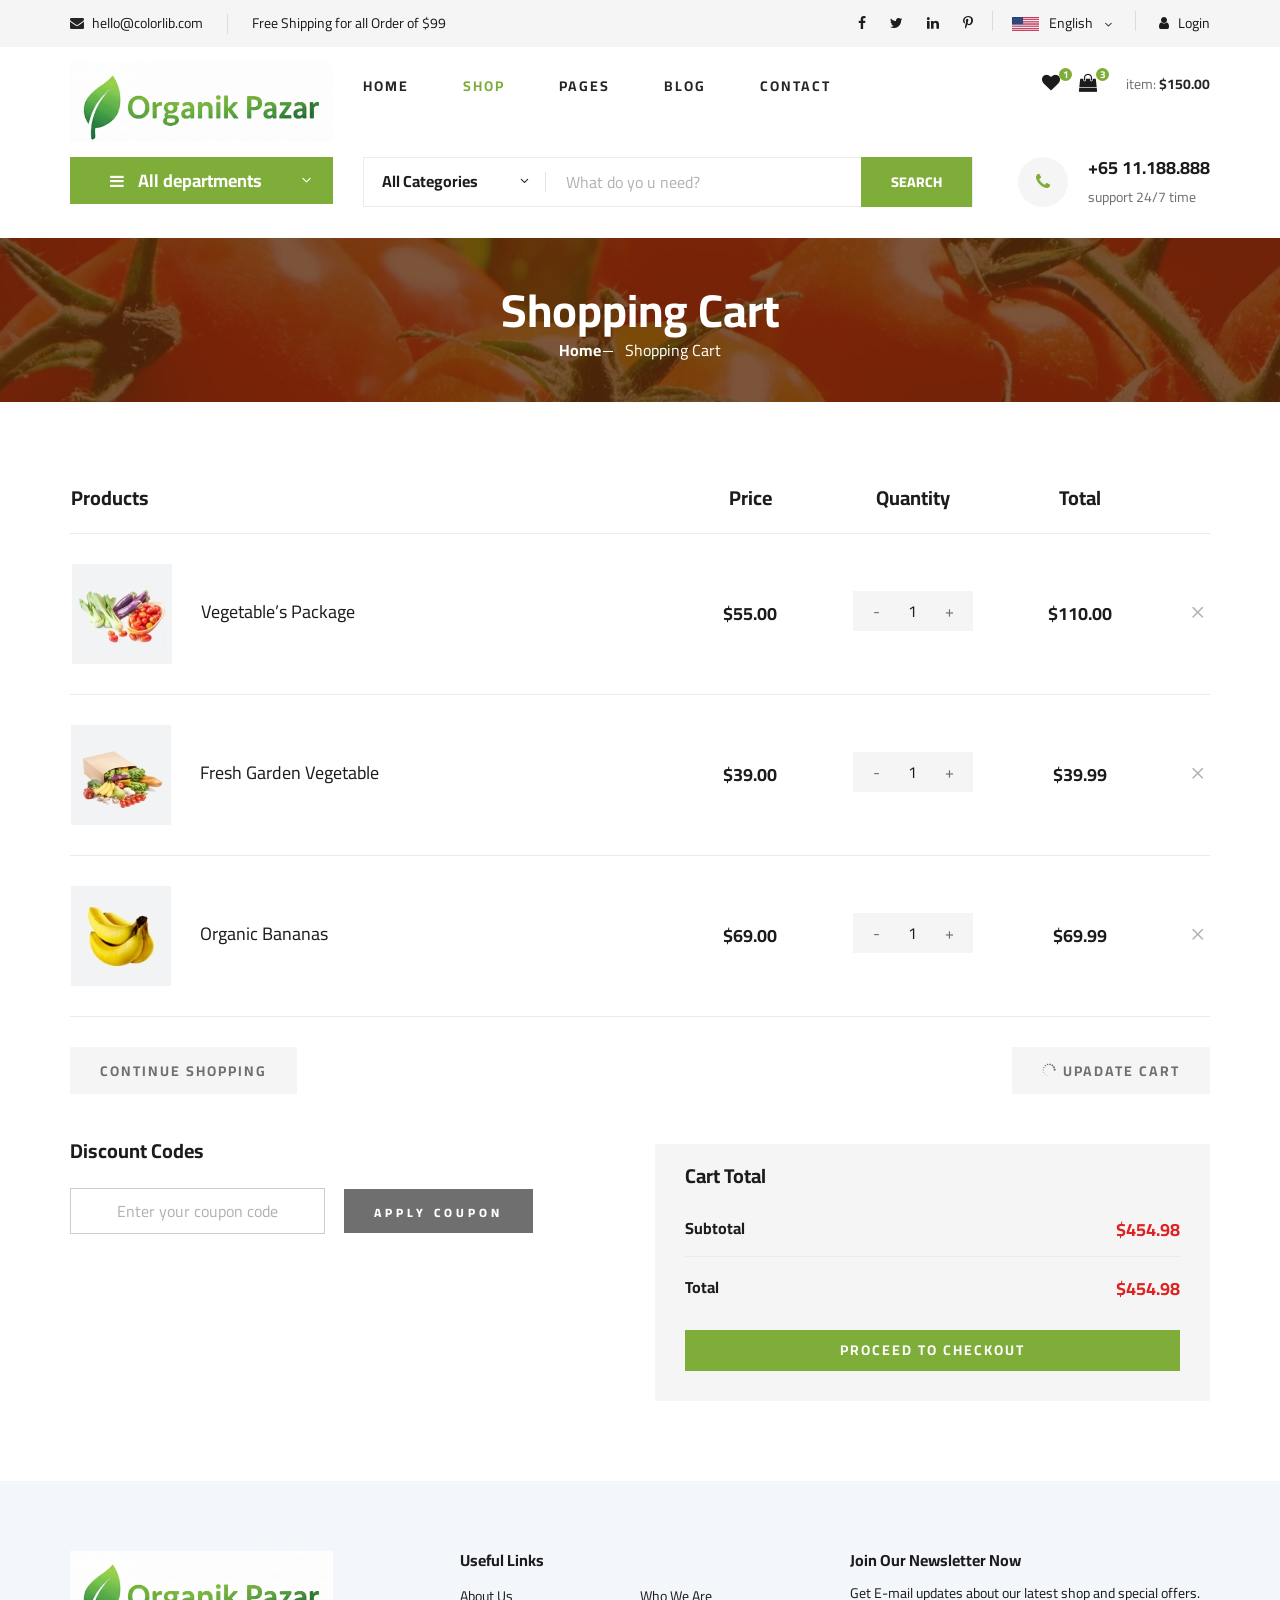
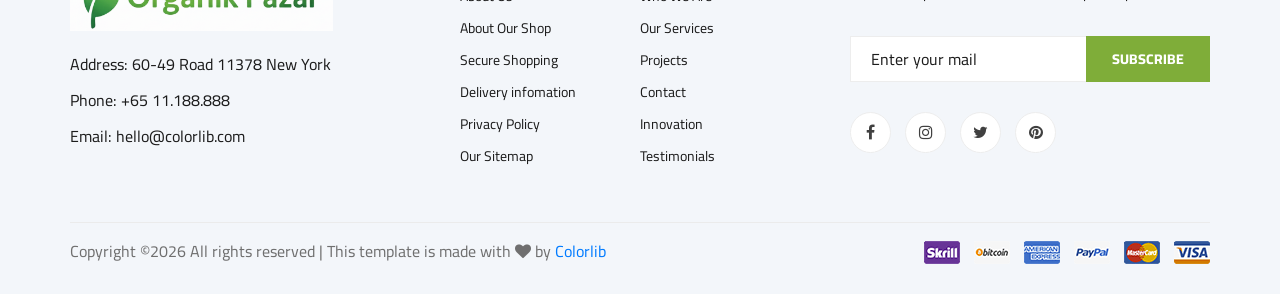
<file: OrganikPazarProject/wwwroot/ogani-master/shoping-cart.html>
<!DOCTYPE html>
<html lang="zxx">

<head>
    <meta charset="UTF-8">
    <meta name="description" content="Ogani Template">
    <meta name="keywords" content="Ogani, unica, creative, html">
    <meta name="viewport" content="width=device-width, initial-scale=1.0">
    <meta http-equiv="X-UA-Compatible" content="ie=edge">
    <title>Ogani | Template</title>

    <!-- Google Font -->
    <link href="https://fonts.googleapis.com/css2?family=Cairo:wght@200;300;400;600;900&display=swap" rel="stylesheet">

    <!-- Css Styles -->
    <link rel="stylesheet" href="css/bootstrap.min.css" type="text/css">
    <link rel="stylesheet" href="css/font-awesome.min.css" type="text/css">
    <link rel="stylesheet" href="css/elegant-icons.css" type="text/css">
    <link rel="stylesheet" href="css/nice-select.css" type="text/css">
    <link rel="stylesheet" href="css/jquery-ui.min.css" type="text/css">
    <link rel="stylesheet" href="css/owl.carousel.min.css" type="text/css">
    <link rel="stylesheet" href="css/slicknav.min.css" type="text/css">
    <link rel="stylesheet" href="css/style.css" type="text/css">
</head>

<body>
    <!-- Page Preloder -->
    <div id="preloder">
        <div class="loader"></div>
    </div>

    <!-- Humberger Begin -->
    <div class="humberger__menu__overlay"></div>
    <div class="humberger__menu__wrapper">
        <div class="humberger__menu__logo">
            <a href="#"><img src="img/logo.png" alt=""></a>
        </div>
        <div class="humberger__menu__cart">
            <ul>
                <li><a href="#"><i class="fa fa-heart"></i> <span>1</span></a></li>
                <li><a href="#"><i class="fa fa-shopping-bag"></i> <span>3</span></a></li>
            </ul>
            <div class="header__cart__price">item: <span>$150.00</span></div>
        </div>
        <div class="humberger__menu__widget">
            <div class="header__top__right__language">
                <img src="img/language.png" alt="">
                <div>English</div>
                <span class="arrow_carrot-down"></span>
                <ul>
                    <li><a href="#">Spanis</a></li>
                    <li><a href="#">English</a></li>
                </ul>
            </div>
            <div class="header__top__right__auth">
                <a href="#"><i class="fa fa-user"></i> Login</a>
            </div>
        </div>
        <nav class="humberger__menu__nav mobile-menu">
            <ul>
                <li class="active"><a href="./index.html">Home</a></li>
                <li><a href="./shop-grid.html">Shop</a></li>
                <li><a href="#">Pages</a>
                    <ul class="header__menu__dropdown">
                        <li><a href="./shop-details.html">Shop Details</a></li>
                        <li><a href="./shoping-cart.html">Shoping Cart</a></li>
                        <li><a href="./checkout.html">Check Out</a></li>
                        <li><a href="./blog-details.html">Blog Details</a></li>
                    </ul>
                </li>
                <li><a href="./blog.html">Blog</a></li>
                <li><a href="./contact.html">Contact</a></li>
            </ul>
        </nav>
        <div id="mobile-menu-wrap"></div>
        <div class="header__top__right__social">
            <a href="#"><i class="fa fa-facebook"></i></a>
            <a href="#"><i class="fa fa-twitter"></i></a>
            <a href="#"><i class="fa fa-linkedin"></i></a>
            <a href="#"><i class="fa fa-pinterest-p"></i></a>
        </div>
        <div class="humberger__menu__contact">
            <ul>
                <li><i class="fa fa-envelope"></i> hello@colorlib.com</li>
                <li>Free Shipping for all Order of $99</li>
            </ul>
        </div>
    </div>
    <!-- Humberger End -->

    <!-- Header Section Begin -->
    <header class="header">
        <div class="header__top">
            <div class="container">
                <div class="row">
                    <div class="col-lg-6">
                        <div class="header__top__left">
                            <ul>
                                <li><i class="fa fa-envelope"></i> hello@colorlib.com</li>
                                <li>Free Shipping for all Order of $99</li>
                            </ul>
                        </div>
                    </div>
                    <div class="col-lg-6">
                        <div class="header__top__right">
                            <div class="header__top__right__social">
                                <a href="#"><i class="fa fa-facebook"></i></a>
                                <a href="#"><i class="fa fa-twitter"></i></a>
                                <a href="#"><i class="fa fa-linkedin"></i></a>
                                <a href="#"><i class="fa fa-pinterest-p"></i></a>
                            </div>
                            <div class="header__top__right__language">
                                <img src="img/language.png" alt="">
                                <div>English</div>
                                <span class="arrow_carrot-down"></span>
                                <ul>
                                    <li><a href="#">Spanis</a></li>
                                    <li><a href="#">English</a></li>
                                </ul>
                            </div>
                            <div class="header__top__right__auth">
                                <a href="#"><i class="fa fa-user"></i> Login</a>
                            </div>
                        </div>
                    </div>
                </div>
            </div>
        </div>
        <div class="container">
            <div class="row">
                <div class="col-lg-3">
                    <div class="header__logo">
                        <a href="./index.html"><img src="img/logo.png" alt=""></a>
                    </div>
                </div>
                <div class="col-lg-6">
                    <nav class="header__menu">
                        <ul>
                            <li><a href="./index.html">Home</a></li>
                            <li class="active"><a href="./shop-grid.html">Shop</a></li>
                            <li><a href="#">Pages</a>
                                <ul class="header__menu__dropdown">
                                    <li><a href="./shop-details.html">Shop Details</a></li>
                                    <li><a href="./shoping-cart.html">Shoping Cart</a></li>
                                    <li><a href="./checkout.html">Check Out</a></li>
                                    <li><a href="./blog-details.html">Blog Details</a></li>
                                </ul>
                            </li>
                            <li><a href="./blog.html">Blog</a></li>
                            <li><a href="./contact.html">Contact</a></li>
                        </ul>
                    </nav>
                </div>
                <div class="col-lg-3">
                    <div class="header__cart">
                        <ul>
                            <li><a href="#"><i class="fa fa-heart"></i> <span>1</span></a></li>
                            <li><a href="#"><i class="fa fa-shopping-bag"></i> <span>3</span></a></li>
                        </ul>
                        <div class="header__cart__price">item: <span>$150.00</span></div>
                    </div>
                </div>
            </div>
            <div class="humberger__open">
                <i class="fa fa-bars"></i>
            </div>
        </div>
    </header>
    <!-- Header Section End -->

    <!-- Hero Section Begin -->
    <section class="hero hero-normal">
        <div class="container">
            <div class="row">
                <div class="col-lg-3">
                    <div class="hero__categories">
                        <div class="hero__categories__all">
                            <i class="fa fa-bars"></i>
                            <span>All departments</span>
                        </div>
                        <ul>
                            <li><a href="#">Fresh Meat</a></li>
                            <li><a href="#">Vegetables</a></li>
                            <li><a href="#">Fruit & Nut Gifts</a></li>
                            <li><a href="#">Fresh Berries</a></li>
                            <li><a href="#">Ocean Foods</a></li>
                            <li><a href="#">Butter & Eggs</a></li>
                            <li><a href="#">Fastfood</a></li>
                            <li><a href="#">Fresh Onion</a></li>
                            <li><a href="#">Papayaya & Crisps</a></li>
                            <li><a href="#">Oatmeal</a></li>
                            <li><a href="#">Fresh Bananas</a></li>
                        </ul>
                    </div>
                </div>
                <div class="col-lg-9">
                    <div class="hero__search">
                        <div class="hero__search__form">
                            <form action="#">
                                <div class="hero__search__categories">
                                    All Categories
                                    <span class="arrow_carrot-down"></span>
                                </div>
                                <input type="text" placeholder="What do yo u need?">
                                <button type="submit" class="site-btn">SEARCH</button>
                            </form>
                        </div>
                        <div class="hero__search__phone">
                            <div class="hero__search__phone__icon">
                                <i class="fa fa-phone"></i>
                            </div>
                            <div class="hero__search__phone__text">
                                <h5>+65 11.188.888</h5>
                                <span>support 24/7 time</span>
                            </div>
                        </div>
                    </div>
                </div>
            </div>
        </div>
    </section>
    <!-- Hero Section End -->

    <!-- Breadcrumb Section Begin -->
    <section class="breadcrumb-section set-bg" data-setbg="img/breadcrumb.jpg">
        <div class="container">
            <div class="row">
                <div class="col-lg-12 text-center">
                    <div class="breadcrumb__text">
                        <h2>Shopping Cart</h2>
                        <div class="breadcrumb__option">
                            <a href="./index.html">Home</a>
                            <span>Shopping Cart</span>
                        </div>
                    </div>
                </div>
            </div>
        </div>
    </section>
    <!-- Breadcrumb Section End -->

    <!-- Shoping Cart Section Begin -->
    <section class="shoping-cart spad">
        <div class="container">
            <div class="row">
                <div class="col-lg-12">
                    <div class="shoping__cart__table">
                        <table>
                            <thead>
                                <tr>
                                    <th class="shoping__product">Products</th>
                                    <th>Price</th>
                                    <th>Quantity</th>
                                    <th>Total</th>
                                    <th></th>
                                </tr>
                            </thead>
                            <tbody>
                                <tr>
                                    <td class="shoping__cart__item">
                                        <img src="img/cart/cart-1.jpg" alt="">
                                        <h5>Vegetable’s Package</h5>
                                    </td>
                                    <td class="shoping__cart__price">
                                        $55.00
                                    </td>
                                    <td class="shoping__cart__quantity">
                                        <div class="quantity">
                                            <div class="pro-qty">
                                                <input type="text" value="1">
                                            </div>
                                        </div>
                                    </td>
                                    <td class="shoping__cart__total">
                                        $110.00
                                    </td>
                                    <td class="shoping__cart__item__close">
                                        <span class="icon_close"></span>
                                    </td>
                                </tr>
                                <tr>
                                    <td class="shoping__cart__item">
                                        <img src="img/cart/cart-2.jpg" alt="">
                                        <h5>Fresh Garden Vegetable</h5>
                                    </td>
                                    <td class="shoping__cart__price">
                                        $39.00
                                    </td>
                                    <td class="shoping__cart__quantity">
                                        <div class="quantity">
                                            <div class="pro-qty">
                                                <input type="text" value="1">
                                            </div>
                                        </div>
                                    </td>
                                    <td class="shoping__cart__total">
                                        $39.99
                                    </td>
                                    <td class="shoping__cart__item__close">
                                        <span class="icon_close"></span>
                                    </td>
                                </tr>
                                <tr>
                                    <td class="shoping__cart__item">
                                        <img src="img/cart/cart-3.jpg" alt="">
                                        <h5>Organic Bananas</h5>
                                    </td>
                                    <td class="shoping__cart__price">
                                        $69.00
                                    </td>
                                    <td class="shoping__cart__quantity">
                                        <div class="quantity">
                                            <div class="pro-qty">
                                                <input type="text" value="1">
                                            </div>
                                        </div>
                                    </td>
                                    <td class="shoping__cart__total">
                                        $69.99
                                    </td>
                                    <td class="shoping__cart__item__close">
                                        <span class="icon_close"></span>
                                    </td>
                                </tr>
                            </tbody>
                        </table>
                    </div>
                </div>
            </div>
            <div class="row">
                <div class="col-lg-12">
                    <div class="shoping__cart__btns">
                        <a href="#" class="primary-btn cart-btn">CONTINUE SHOPPING</a>
                        <a href="#" class="primary-btn cart-btn cart-btn-right"><span class="icon_loading"></span>
                            Upadate Cart</a>
                    </div>
                </div>
                <div class="col-lg-6">
                    <div class="shoping__continue">
                        <div class="shoping__discount">
                            <h5>Discount Codes</h5>
                            <form action="#">
                                <input type="text" placeholder="Enter your coupon code">
                                <button type="submit" class="site-btn">APPLY COUPON</button>
                            </form>
                        </div>
                    </div>
                </div>
                <div class="col-lg-6">
                    <div class="shoping__checkout">
                        <h5>Cart Total</h5>
                        <ul>
                            <li>Subtotal <span>$454.98</span></li>
                            <li>Total <span>$454.98</span></li>
                        </ul>
                        <a href="#" class="primary-btn">PROCEED TO CHECKOUT</a>
                    </div>
                </div>
            </div>
        </div>
    </section>
    <!-- Shoping Cart Section End -->

    <!-- Footer Section Begin -->
    <footer class="footer spad">
        <div class="container">
            <div class="row">
                <div class="col-lg-3 col-md-6 col-sm-6">
                    <div class="footer__about">
                        <div class="footer__about__logo">
                            <a href="./index.html"><img src="img/logo.png" alt=""></a>
                        </div>
                        <ul>
                            <li>Address: 60-49 Road 11378 New York</li>
                            <li>Phone: +65 11.188.888</li>
                            <li>Email: hello@colorlib.com</li>
                        </ul>
                    </div>
                </div>
                <div class="col-lg-4 col-md-6 col-sm-6 offset-lg-1">
                    <div class="footer__widget">
                        <h6>Useful Links</h6>
                        <ul>
                            <li><a href="#">About Us</a></li>
                            <li><a href="#">About Our Shop</a></li>
                            <li><a href="#">Secure Shopping</a></li>
                            <li><a href="#">Delivery infomation</a></li>
                            <li><a href="#">Privacy Policy</a></li>
                            <li><a href="#">Our Sitemap</a></li>
                        </ul>
                        <ul>
                            <li><a href="#">Who We Are</a></li>
                            <li><a href="#">Our Services</a></li>
                            <li><a href="#">Projects</a></li>
                            <li><a href="#">Contact</a></li>
                            <li><a href="#">Innovation</a></li>
                            <li><a href="#">Testimonials</a></li>
                        </ul>
                    </div>
                </div>
                <div class="col-lg-4 col-md-12">
                    <div class="footer__widget">
                        <h6>Join Our Newsletter Now</h6>
                        <p>Get E-mail updates about our latest shop and special offers.</p>
                        <form action="#">
                            <input type="text" placeholder="Enter your mail">
                            <button type="submit" class="site-btn">Subscribe</button>
                        </form>
                        <div class="footer__widget__social">
                            <a href="#"><i class="fa fa-facebook"></i></a>
                            <a href="#"><i class="fa fa-instagram"></i></a>
                            <a href="#"><i class="fa fa-twitter"></i></a>
                            <a href="#"><i class="fa fa-pinterest"></i></a>
                        </div>
                    </div>
                </div>
            </div>
            <div class="row">
                <div class="col-lg-12">
                    <div class="footer__copyright">
                        <div class="footer__copyright__text"><p><!-- Link back to Colorlib can't be removed. Template is licensed under CC BY 3.0. -->
  Copyright &copy;<script>document.write(new Date().getFullYear());</script> All rights reserved | This template is made with <i class="fa fa-heart" aria-hidden="true"></i> by <a href="https://colorlib.com" target="_blank">Colorlib</a>
  <!-- Link back to Colorlib can't be removed. Template is licensed under CC BY 3.0. --></p></div>
                        <div class="footer__copyright__payment"><img src="img/payment-item.png" alt=""></div>
                    </div>
                </div>
            </div>
        </div>
    </footer>
    <!-- Footer Section End -->

    <!-- Js Plugins -->
    <script src="js/jquery-3.3.1.min.js"></script>
    <script src="js/bootstrap.min.js"></script>
    <script src="js/jquery.nice-select.min.js"></script>
    <script src="js/jquery-ui.min.js"></script>
    <script src="js/jquery.slicknav.js"></script>
    <script src="js/mixitup.min.js"></script>
    <script src="js/owl.carousel.min.js"></script>
    <script src="js/main.js"></script>


</body>

</html>
</file>
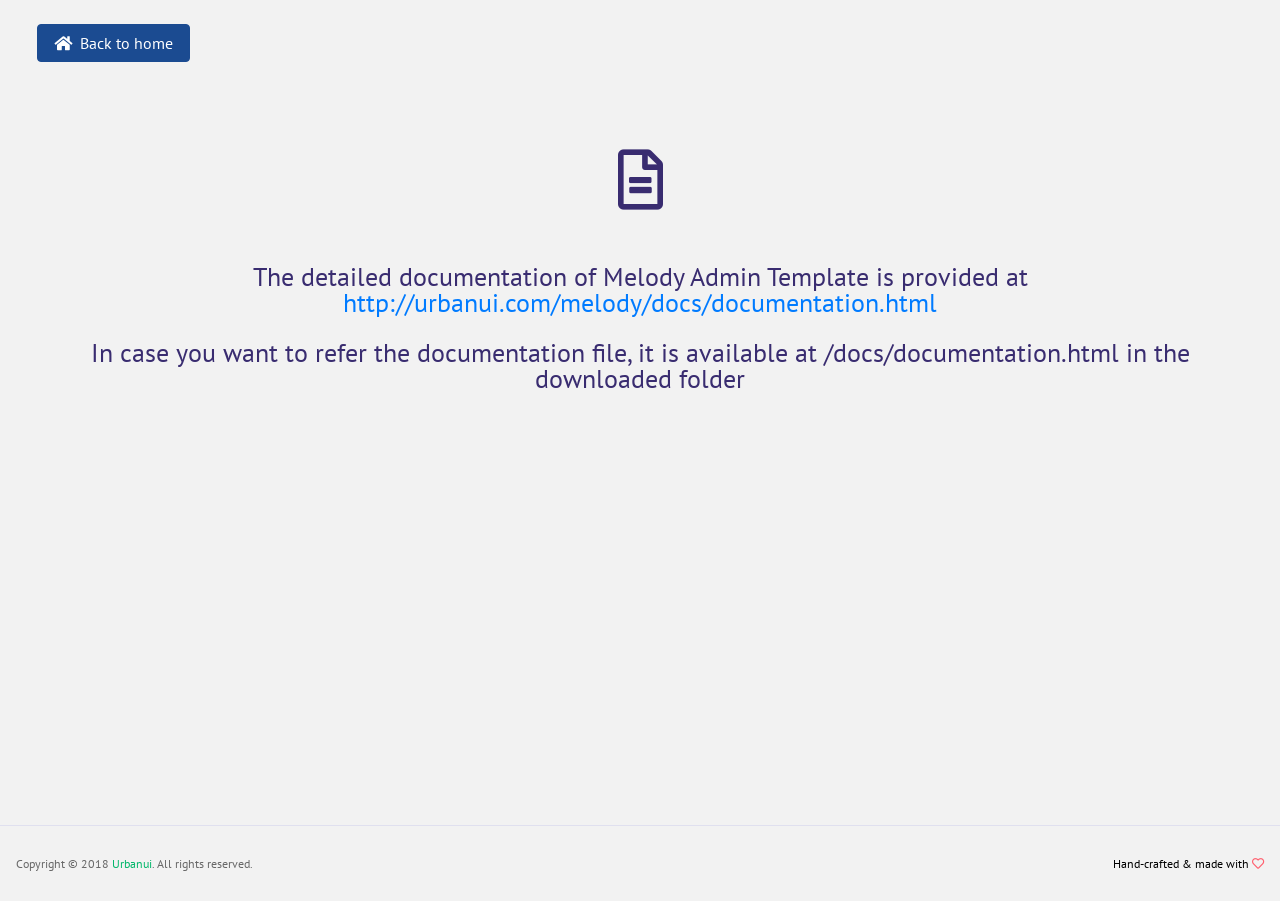
<file: OrganikPazarProject/wwwroot/Melody-Premium-Bootstrap-Admin-Dashboard-Template/pages/documentation.html>
<!DOCTYPE html>
<html lang="en">


<!-- Mirrored from www.urbanui.com/melody/template/pages/documentation.html by HTTrack Website Copier/3.x [XR&CO'2014], Sat, 15 Sep 2018 06:10:27 GMT -->
<head>
  <!-- Required meta tags -->
  <meta charset="utf-8">
  <meta name="viewport" content="width=device-width, initial-scale=1, shrink-to-fit=no">
  <title>Melody Admin</title>
  <!-- plugins:css -->
  <link rel="stylesheet" href="../vendors/iconfonts/font-awesome/css/all.min.css">
  <link rel="stylesheet" href="../vendors/css/vendor.bundle.base.css">
  <link rel="stylesheet" href="../vendors/css/vendor.bundle.addons.css">
  <!-- endinject -->
  <!-- plugin css for this page -->
  <!-- End plugin css for this page -->
  <!-- inject:css -->
  <link rel="stylesheet" href="../css/style.css">
  <!-- endinject -->
  <link rel="shortcut icon" href="http://www.urbanui.com/" />
</head>

<body>
    <div class=" container-scroller">
      <div class="container-fluid page-body-wrapper full-page-wrapper">
        <div class="main-panel w-100  documentation">
          <div class="content-wrapper">
            <div class="container-fluid">
              <div class="row">
                <div class="col-12 doc-header">
                  <a class="btn btn-primary" href="../index-2.html"><i class="fas fa-home mr-2"></i>Back to home</a>
                </div>
              </div>
              <div class="row pt-5 mt-5">
                <div class="col-12 pt-5 text-center">
                  <i class="text-primary fas fa-file-alt display-1"></i>
                  <h4 class="text-primary font-weight-light mt-5">
                    The detailed documentation of Melody Admin Template is provided at 
                    <a href="http://urbanui.com/melody/docs/documentation.html" target="_blank">
                      http://urbanui.com/melody/docs/documentation.html
                    </a>
                  </h4>
                  <h4 class="mt-4 font-weight-light text-primary">
                    In case you want to refer the documentation file, it is available at 
                    <span>/docs/documentation.html</span> 
                    in the downloaded folder
                  </h4>
                </div>
              </div>
            </div>
          </div>
          <!-- partial:../partials/_footer.html -->
          <footer class="footer">
          <div class="d-sm-flex justify-content-center justify-content-sm-between">
            <span class="text-muted text-center text-sm-left d-block d-sm-inline-block">Copyright © 2018 <a href="https://www.urbanui.com/" target="_blank">Urbanui</a>. All rights reserved.</span>
            <span class="float-none float-sm-right d-block mt-1 mt-sm-0 text-center">Hand-crafted & made with <i class="far fa-heart text-danger"></i></span>
          </div>
        </footer>
          <!-- partial -->
        </div>
      </div>    
    </div>
<!-- plugins:js -->
<script src="../vendors/js/vendor.bundle.base.js"></script>
<script src="../vendors/js/vendor.bundle.addons.js"></script>
<!-- endinject -->
<!-- inject:js -->
<script src="../js/off-canvas.js"></script>
<script src="../js/hoverable-collapse.js"></script>
<script src="../js/misc.js"></script>
<script src="../js/settings.js"></script>
<script src="../js/todolist.js"></script>
<!-- endinject -->
<!-- Custom js for this page-->
<script src="../js/codeEditor.js"></script>
<script src="../js/tabs.js"></script>
<script src="../js/tooltips.js"></script>
<!-- End custom js for this page-->
</body>


<!-- Mirrored from www.urbanui.com/melody/template/pages/documentation.html by HTTrack Website Copier/3.x [XR&CO'2014], Sat, 15 Sep 2018 06:10:27 GMT -->
</html>
</file>
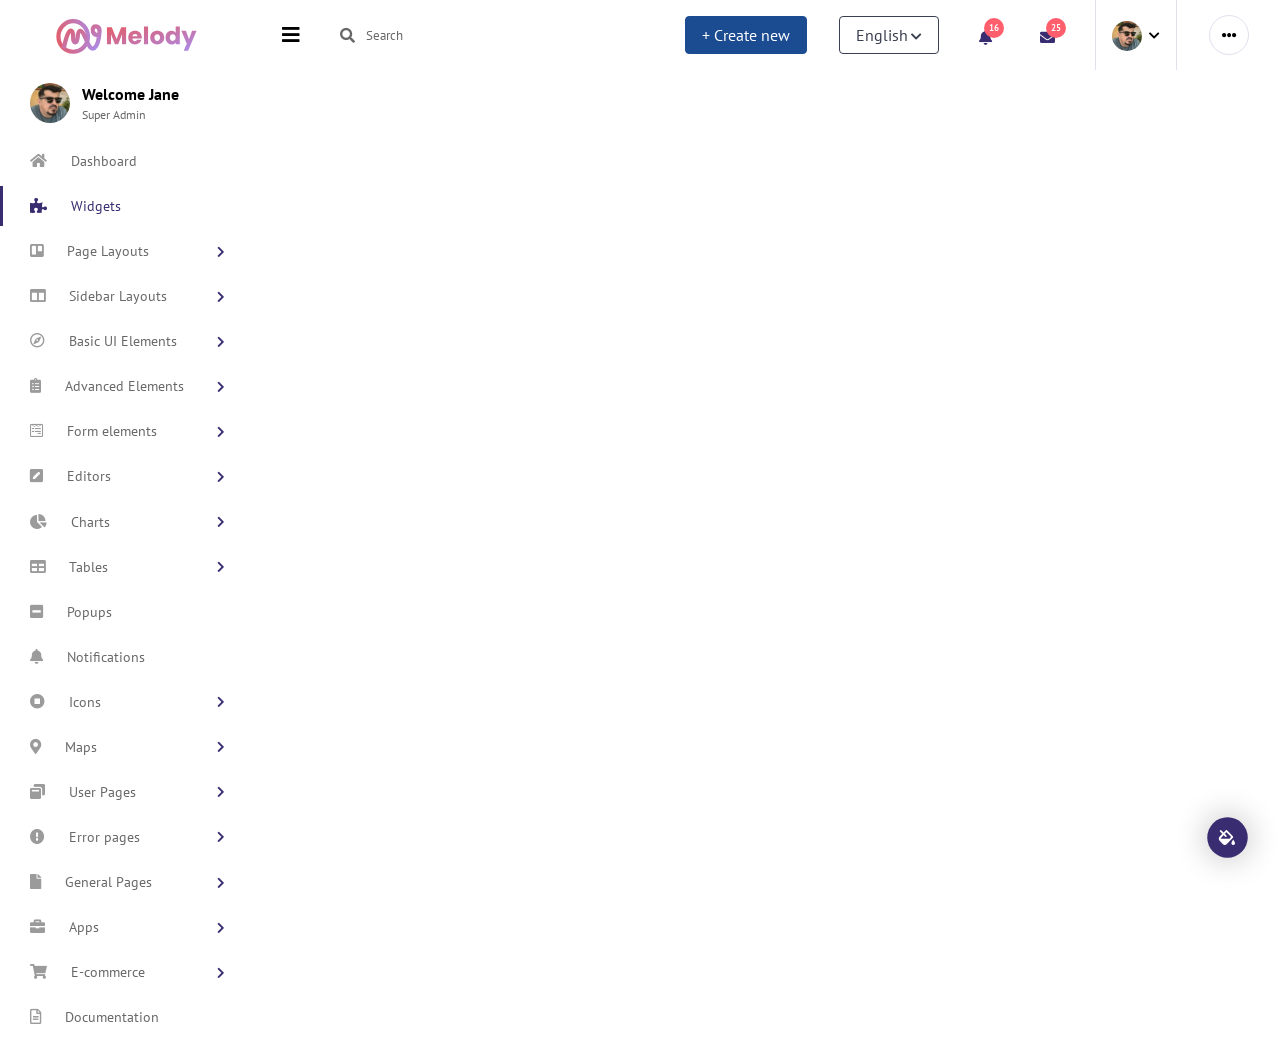
<file: OrganikPazarProject/wwwroot/Melody-Premium-Bootstrap-Admin-Dashboard-Template/pages/widgets.html>
<!DOCTYPE html>
<html lang="en">


<!-- Mirrored from www.urbanui.com/melody/template/pages/widgets.html by HTTrack Website Copier/3.x [XR&CO'2014], Sat, 15 Sep 2018 06:10:41 GMT -->
<head>
  <!-- Required meta tags -->
  <meta charset="utf-8">
  <meta name="viewport" content="width=device-width, initial-scale=1, shrink-to-fit=no">
  <title>Melody Admin</title>
  <!-- plugins:css -->
  <link rel="stylesheet" href="../vendors/iconfonts/font-awesome/css/all.min.css">
  <link rel="stylesheet" href="../vendors/css/vendor.bundle.base.css">
  <link rel="stylesheet" href="../vendors/css/vendor.bundle.addons.css">
  <!-- endinject -->
  <!-- plugin css for this page -->
  <!-- End plugin css for this page -->
  <!-- inject:css -->
  <link rel="stylesheet" href="../css/style.css">
  <!-- endinject -->
  <link rel="shortcut icon" href="../images/favicon.png" />
</head>

<body>
  <div class="container-scroller">
    <!-- partial:../partials/_navbar.html -->
    <nav class="navbar col-lg-12 col-12 p-0 fixed-top d-flex flex-row default-layout-navbar">
      <div class="text-center navbar-brand-wrapper d-flex align-items-center justify-content-center">
        <a class="navbar-brand brand-logo" href="../index-2.html"><img src="../images/logo.svg" alt="logo"/></a>
        <a class="navbar-brand brand-logo-mini" href="../index-2.html"><img src="../images/logo-mini.svg" alt="logo"/></a>
      </div>
      <div class="navbar-menu-wrapper d-flex align-items-stretch">
        <button class="navbar-toggler navbar-toggler align-self-center" type="button" data-toggle="minimize">
          <span class="fas fa-bars"></span>
        </button>
        <ul class="navbar-nav">
          <li class="nav-item nav-search d-none d-md-flex">
            <div class="nav-link">
              <div class="input-group">
                <div class="input-group-prepend">
                  <span class="input-group-text">
                    <i class="fas fa-search"></i>
                  </span>
                </div>
                <input type="text" class="form-control" placeholder="Search" aria-label="Search">
              </div>
            </div>
          </li>
        </ul>
        <ul class="navbar-nav navbar-nav-right">
          <li class="nav-item d-none d-lg-flex">
            <a class="nav-link" href="#">
              <span class="btn btn-primary">+ Create new</span>
            </a>
          </li>
          <li class="nav-item dropdown d-none d-lg-flex">
            <div class="nav-link">
              <span class="dropdown-toggle btn btn-outline-dark" id="languageDropdown" data-toggle="dropdown">English</span>
              <div class="dropdown-menu navbar-dropdown" aria-labelledby="languageDropdown">
                <a class="dropdown-item font-weight-medium" href="#">
                  French
                </a>
                <div class="dropdown-divider"></div>
                <a class="dropdown-item font-weight-medium" href="#">
                  Espanol
                </a>
                <div class="dropdown-divider"></div>
                <a class="dropdown-item font-weight-medium" href="#">
                  Latin
                </a>
                <div class="dropdown-divider"></div>
                <a class="dropdown-item font-weight-medium" href="#">
                  Arabic
                </a>
              </div>
            </div>
          </li>
          <li class="nav-item dropdown">
            <a class="nav-link count-indicator dropdown-toggle" id="notificationDropdown" href="#" data-toggle="dropdown">
              <i class="fas fa-bell mx-0"></i>
              <span class="count">16</span>
            </a>
            <div class="dropdown-menu dropdown-menu-right navbar-dropdown preview-list" aria-labelledby="notificationDropdown">
              <a class="dropdown-item">
                <p class="mb-0 font-weight-normal float-left">You have 16 new notifications
                </p>
                <span class="badge badge-pill badge-warning float-right">View all</span>
              </a>
              <div class="dropdown-divider"></div>
              <a class="dropdown-item preview-item">
                <div class="preview-thumbnail">
                  <div class="preview-icon bg-danger">
                    <i class="fas fa-exclamation-circle mx-0"></i>
                  </div>
                </div>
                <div class="preview-item-content">
                  <h6 class="preview-subject font-weight-medium">Application Error</h6>
                  <p class="font-weight-light small-text">
                    Just now
                  </p>
                </div>
              </a>
              <div class="dropdown-divider"></div>
              <a class="dropdown-item preview-item">
                <div class="preview-thumbnail">
                  <div class="preview-icon bg-warning">
                    <i class="fas fa-wrench mx-0"></i>
                  </div>
                </div>
                <div class="preview-item-content">
                  <h6 class="preview-subject font-weight-medium">Settings</h6>
                  <p class="font-weight-light small-text">
                    Private message
                  </p>
                </div>
              </a>
              <div class="dropdown-divider"></div>
              <a class="dropdown-item preview-item">
                <div class="preview-thumbnail">
                  <div class="preview-icon bg-info">
                    <i class="far fa-envelope mx-0"></i>
                  </div>
                </div>
                <div class="preview-item-content">
                  <h6 class="preview-subject font-weight-medium">New user registration</h6>
                  <p class="font-weight-light small-text">
                    2 days ago
                  </p>
                </div>
              </a>
            </div>
          </li>
          <li class="nav-item dropdown">
            <a class="nav-link count-indicator dropdown-toggle" id="messageDropdown" href="#" data-toggle="dropdown" aria-expanded="false">
              <i class="fas fa-envelope mx-0"></i>
              <span class="count">25</span>
            </a>
            <div class="dropdown-menu dropdown-menu-right navbar-dropdown preview-list" aria-labelledby="messageDropdown">
              <div class="dropdown-item">
                <p class="mb-0 font-weight-normal float-left">You have 7 unread mails
                </p>
                <span class="badge badge-info badge-pill float-right">View all</span>
              </div>
              <div class="dropdown-divider"></div>
              <a class="dropdown-item preview-item">
                <div class="preview-thumbnail">
                    <img src="../images/faces/face4.jpg" alt="image" class="profile-pic">
                </div>
                <div class="preview-item-content flex-grow">
                  <h6 class="preview-subject ellipsis font-weight-medium">David Grey
                    <span class="float-right font-weight-light small-text">1 Minutes ago</span>
                  </h6>
                  <p class="font-weight-light small-text">
                    The meeting is cancelled
                  </p>
                </div>
              </a>
              <div class="dropdown-divider"></div>
              <a class="dropdown-item preview-item">
                <div class="preview-thumbnail">
                    <img src="../images/faces/face2.jpg" alt="image" class="profile-pic">
                </div>
                <div class="preview-item-content flex-grow">
                  <h6 class="preview-subject ellipsis font-weight-medium">Tim Cook
                    <span class="float-right font-weight-light small-text">15 Minutes ago</span>
                  </h6>
                  <p class="font-weight-light small-text">
                    New product launch
                  </p>
                </div>
              </a>
              <div class="dropdown-divider"></div>
              <a class="dropdown-item preview-item">
                <div class="preview-thumbnail">
                    <img src="../images/faces/face3.jpg" alt="image" class="profile-pic">
                </div>
                <div class="preview-item-content flex-grow">
                  <h6 class="preview-subject ellipsis font-weight-medium"> Johnson
                    <span class="float-right font-weight-light small-text">18 Minutes ago</span>
                  </h6>
                  <p class="font-weight-light small-text">
                    Upcoming board meeting
                  </p>
                </div>
              </a>
            </div>
          </li>
          <li class="nav-item nav-profile dropdown">
            <a class="nav-link dropdown-toggle" href="#" data-toggle="dropdown" id="profileDropdown">
              <img src="../images/faces/face5.jpg" alt="profile"/>
            </a>
            <div class="dropdown-menu dropdown-menu-right navbar-dropdown" aria-labelledby="profileDropdown">
              <a class="dropdown-item">
                <i class="fas fa-cog text-primary"></i>
                Settings
              </a>
              <div class="dropdown-divider"></div>
              <a class="dropdown-item">
                <i class="fas fa-power-off text-primary"></i>
                Logout
              </a>
            </div>
          </li>
          <li class="nav-item nav-settings d-none d-lg-block">
            <a class="nav-link" href="#">
              <i class="fas fa-ellipsis-h"></i>
            </a>
          </li>
        </ul>
        <button class="navbar-toggler navbar-toggler-right d-lg-none align-self-center" type="button" data-toggle="offcanvas">
          <span class="fas fa-bars"></span>
        </button>
      </div>
    </nav>
    <!-- partial -->
    <div class="container-fluid page-body-wrapper">
      <!-- partial:../partials/_settings-panel.html -->
      <div class="theme-setting-wrapper">
        <div id="settings-trigger"><i class="fas fa-fill-drip"></i></div>
        <div id="theme-settings" class="settings-panel">
          <i class="settings-close fa fa-times"></i>
          <p class="settings-heading">SIDEBAR SKINS</p>
          <div class="sidebar-bg-options selected" id="sidebar-light-theme"><div class="img-ss rounded-circle bg-light border mr-3"></div>Light</div>
          <div class="sidebar-bg-options" id="sidebar-dark-theme"><div class="img-ss rounded-circle bg-dark border mr-3"></div>Dark</div>
          <p class="settings-heading mt-2">HEADER SKINS</p>
          <div class="color-tiles mx-0 px-4">
            <div class="tiles primary"></div>
            <div class="tiles success"></div>
            <div class="tiles warning"></div>
            <div class="tiles danger"></div>
            <div class="tiles info"></div>
            <div class="tiles dark"></div>
            <div class="tiles default"></div>
          </div>
        </div>
      </div>
      <div id="right-sidebar" class="settings-panel">
        <i class="settings-close fa fa-times"></i>
        <ul class="nav nav-tabs" id="setting-panel" role="tablist">
          <li class="nav-item">
            <a class="nav-link active" id="todo-tab" data-toggle="tab" href="#todo-section" role="tab" aria-controls="todo-section" aria-expanded="true">TO DO LIST</a>
          </li>
          <li class="nav-item">
            <a class="nav-link" id="chats-tab" data-toggle="tab" href="#chats-section" role="tab" aria-controls="chats-section">CHATS</a>
          </li>
        </ul>
        <div class="tab-content" id="setting-content">
          <div class="tab-pane fade show active scroll-wrapper" id="todo-section" role="tabpanel" aria-labelledby="todo-section">
            <div class="add-items d-flex px-3 mb-0">
              <form class="form w-100">
                <div class="form-group d-flex">
                  <input type="text" class="form-control todo-list-input" placeholder="Add To-do">
                  <button type="submit" class="add btn btn-primary todo-list-add-btn" id="add-task-todo">Add</button>
                </div>
              </form>
            </div>
            <div class="list-wrapper px-3">
              <ul class="d-flex flex-column-reverse todo-list">
                <li>
                  <div class="form-check">
                    <label class="form-check-label">
                      <input class="checkbox" type="checkbox">
                      Team review meeting at 3.00 PM
                    </label>
                  </div>
                  <i class="remove fa fa-times-circle"></i>
                </li>
                <li>
                  <div class="form-check">
                    <label class="form-check-label">
                      <input class="checkbox" type="checkbox">
                      Prepare for presentation
                    </label>
                  </div>
                  <i class="remove fa fa-times-circle"></i>
                </li>
                <li>
                  <div class="form-check">
                    <label class="form-check-label">
                      <input class="checkbox" type="checkbox">
                      Resolve all the low priority tickets due today
                    </label>
                  </div>
                  <i class="remove fa fa-times-circle"></i>
                </li>
                <li class="completed">
                  <div class="form-check">
                    <label class="form-check-label">
                      <input class="checkbox" type="checkbox" checked>
                      Schedule meeting for next week
                    </label>
                  </div>
                  <i class="remove fa fa-times-circle"></i>
                </li>
                <li class="completed">
                  <div class="form-check">
                    <label class="form-check-label">
                      <input class="checkbox" type="checkbox" checked>
                      Project review
                    </label>
                  </div>
                  <i class="remove fa fa-times-circle"></i>
                </li>
              </ul>
            </div>
            <div class="events py-4 border-bottom px-3">
              <div class="wrapper d-flex mb-2">
                <i class="fa fa-times-circle text-primary mr-2"></i>
                <span>Feb 11 2018</span>
              </div>
              <p class="mb-0 font-weight-thin text-gray">Creating component page</p>
              <p class="text-gray mb-0">build a js based app</p>
            </div>
            <div class="events pt-4 px-3">
              <div class="wrapper d-flex mb-2">
                <i class="fa fa-times-circle text-primary mr-2"></i>
                <span>Feb 7 2018</span>
              </div>
              <p class="mb-0 font-weight-thin text-gray">Meeting with Alisa</p>
              <p class="text-gray mb-0 ">Call Sarah Graves</p>
            </div>
          </div>
          <!-- To do section tab ends -->
          <div class="tab-pane fade" id="chats-section" role="tabpanel" aria-labelledby="chats-section">
            <div class="d-flex align-items-center justify-content-between border-bottom">
              <p class="settings-heading border-top-0 mb-3 pl-3 pt-0 border-bottom-0 pb-0">Friends</p>
              <small class="settings-heading border-top-0 mb-3 pt-0 border-bottom-0 pb-0 pr-3 font-weight-normal">See All</small>
            </div>
            <ul class="chat-list">
              <li class="list active">
                <div class="profile"><img src="../images/faces/face1.jpg" alt="image"><span class="online"></span></div>
                <div class="info">
                  <p>Thomas Douglas</p>
                  <p>Available</p>
                </div>
                <small class="text-muted my-auto">19 min</small>
              </li>
              <li class="list">
                <div class="profile"><img src="../images/faces/face2.jpg" alt="image"><span class="offline"></span></div>
                <div class="info">
                  <div class="wrapper d-flex">
                    <p>Catherine</p>
                  </div>
                  <p>Away</p>
                </div>
                <div class="badge badge-success badge-pill my-auto mx-2">4</div>
                <small class="text-muted my-auto">23 min</small>
              </li>
              <li class="list">
                <div class="profile"><img src="../images/faces/face3.jpg" alt="image"><span class="online"></span></div>
                <div class="info">
                  <p>Daniel Russell</p>
                  <p>Available</p>
                </div>
                <small class="text-muted my-auto">14 min</small>
              </li>
              <li class="list">
                <div class="profile"><img src="../images/faces/face4.jpg" alt="image"><span class="offline"></span></div>
                <div class="info">
                  <p>James Richardson</p>
                  <p>Away</p>
                </div>
                <small class="text-muted my-auto">2 min</small>
              </li>
              <li class="list">
                <div class="profile"><img src="../images/faces/face5.jpg" alt="image"><span class="online"></span></div>
                <div class="info">
                  <p>Madeline Kennedy</p>
                  <p>Available</p>
                </div>
                <small class="text-muted my-auto">5 min</small>
              </li>
              <li class="list">
                <div class="profile"><img src="../images/faces/face6.jpg" alt="image"><span class="online"></span></div>
                <div class="info">
                  <p>Sarah Graves</p>
                  <p>Available</p>
                </div>
                <small class="text-muted my-auto">47 min</small>
              </li>
            </ul>
          </div>
          <!-- chat tab ends -->
        </div>
      </div>
      <!-- partial -->
      <!-- partial:../partials/_sidebar.html -->
      <nav class="sidebar sidebar-offcanvas" id="sidebar">
        <ul class="nav">
          <li class="nav-item nav-profile">
            <div class="nav-link">
              <div class="profile-image">
                <img src="../images/faces/face5.jpg" alt="image"/>
              </div>
              <div class="profile-name">
                <p class="name">
                  Welcome Jane
                </p>
                <p class="designation">
                  Super Admin
                </p>
              </div>
            </div>
          </li>
          <li class="nav-item">
            <a class="nav-link" href="../index-2.html">
              <i class="fa fa-home menu-icon"></i>
              <span class="menu-title">Dashboard</span>
            </a>
          </li>
          <li class="nav-item">
            <a class="nav-link" href="widgets.html">
              <i class="fa fa-puzzle-piece menu-icon"></i>
              <span class="menu-title">Widgets</span>
            </a>
          </li>
          <li class="nav-item">
            <a class="nav-link" data-toggle="collapse" href="#page-layouts" aria-expanded="false" aria-controls="page-layouts">
              <i class="fab fa-trello menu-icon"></i>
              <span class="menu-title">Page Layouts</span>
              <i class="menu-arrow"></i>
            </a>
            <div class="collapse" id="page-layouts">
              <ul class="nav flex-column sub-menu">
                <li class="nav-item d-none d-lg-block"> <a class="nav-link" href="layout/boxed-layout.html">Boxed</a></li>
                <li class="nav-item"> <a class="nav-link" href="layout/rtl-layout.html">RTL</a></li>
                <li class="nav-item d-none d-lg-block"> <a class="nav-link" href="layout/horizontal-menu.html">Horizontal Menu</a></li>
              </ul>
            </div>
          </li>
          <li class="nav-item d-none d-lg-block">
            <a class="nav-link" data-toggle="collapse" href="#sidebar-layouts" aria-expanded="false" aria-controls="sidebar-layouts">
              <i class="fas fa-columns menu-icon"></i>
              <span class="menu-title">Sidebar Layouts</span>
              <i class="menu-arrow"></i>
            </a>
            <div class="collapse" id="sidebar-layouts">
              <ul class="nav flex-column sub-menu">
                <li class="nav-item"> <a class="nav-link" href="layout/compact-menu.html">Compact menu</a></li>
                <li class="nav-item"> <a class="nav-link" href="layout/sidebar-collapsed.html">Icon menu</a></li>
                <li class="nav-item"> <a class="nav-link" href="layout/sidebar-hidden.html">Sidebar Hidden</a></li>
                <li class="nav-item"> <a class="nav-link" href="layout/sidebar-hidden-overlay.html">Sidebar Overlay</a></li>
                <li class="nav-item"> <a class="nav-link" href="layout/sidebar-fixed.html">Sidebar Fixed</a></li>
              </ul>
            </div>
          </li>
          <li class="nav-item">
            <a class="nav-link" data-toggle="collapse" href="#ui-basic" aria-expanded="false" aria-controls="ui-basic">
              <i class="far fa-compass menu-icon"></i>
              <span class="menu-title">Basic UI Elements</span>
              <i class="menu-arrow"></i>
            </a>
            <div class="collapse" id="ui-basic">
              <ul class="nav flex-column sub-menu">
                <li class="nav-item"> <a class="nav-link" href="ui-features/accordions.html">Accordions</a></li>
                <li class="nav-item"> <a class="nav-link" href="ui-features/buttons.html">Buttons</a></li>
                <li class="nav-item"> <a class="nav-link" href="ui-features/badges.html">Badges</a></li>
                <li class="nav-item"> <a class="nav-link" href="ui-features/breadcrumbs.html">Breadcrumbs</a></li>
                <li class="nav-item"> <a class="nav-link" href="ui-features/dropdowns.html">Dropdowns</a></li>
                <li class="nav-item"> <a class="nav-link" href="ui-features/modals.html">Modals</a></li>
                <li class="nav-item"> <a class="nav-link" href="ui-features/progress.html">Progress bar</a></li>
                <li class="nav-item"> <a class="nav-link" href="ui-features/pagination.html">Pagination</a></li>
                <li class="nav-item"> <a class="nav-link" href="ui-features/tabs.html">Tabs</a></li>
                <li class="nav-item"> <a class="nav-link" href="ui-features/typography.html">Typography</a></li>
                <li class="nav-item"> <a class="nav-link" href="ui-features/tooltips.html">Tooltips</a></li>
              </ul>
              </div>
          </li>
          <li class="nav-item">
            <a class="nav-link" data-toggle="collapse" href="#ui-advanced" aria-expanded="false" aria-controls="ui-advanced">
              <i class="fas fa-clipboard-list menu-icon"></i>
              <span class="menu-title">Advanced Elements</span>
              <i class="menu-arrow"></i>
            </a>
            <div class="collapse" id="ui-advanced">
              <ul class="nav flex-column sub-menu">
                <li class="nav-item"> <a class="nav-link" href="ui-features/dragula.html">Dragula</a></li>
                <li class="nav-item"> <a class="nav-link" href="ui-features/clipboard.html">Clipboard</a></li>
                <li class="nav-item"> <a class="nav-link" href="ui-features/context-menu.html">Context menu</a></li>
                <li class="nav-item"> <a class="nav-link" href="ui-features/slider.html">Sliders</a></li>
                <li class="nav-item"> <a class="nav-link" href="ui-features/carousel.html">Carousel</a></li>
                <li class="nav-item"> <a class="nav-link" href="ui-features/colcade.html">Colcade</a></li>
                <li class="nav-item"> <a class="nav-link" href="ui-features/loaders.html">Loaders</a></li>
              </ul>
            </div>
          </li>
          <li class="nav-item">
            <a class="nav-link" data-toggle="collapse" href="#form-elements" aria-expanded="false" aria-controls="form-elements">
              <i class="fab fa-wpforms menu-icon"></i>
              <span class="menu-title">Form elements</span>
              <i class="menu-arrow"></i>
            </a>
            <div class="collapse" id="form-elements">
              <ul class="nav flex-column sub-menu">
                <li class="nav-item"><a class="nav-link" href="forms/basic_elements.html">Basic Elements</a></li>                
                <li class="nav-item"><a class="nav-link" href="forms/advanced_elements.html">Advanced Elements</a></li>
                <li class="nav-item"><a class="nav-link" href="forms/validation.html">Validation</a></li>
                <li class="nav-item"><a class="nav-link" href="forms/wizard.html">Wizard</a></li>
              </ul>
            </div>
          </li>
          <li class="nav-item">
            <a class="nav-link" data-toggle="collapse" href="#editors" aria-expanded="false" aria-controls="editors">
              <i class="fas fa-pen-square menu-icon"></i>
              <span class="menu-title">Editors</span>
              <i class="menu-arrow"></i>
            </a>
            <div class="collapse" id="editors">
              <ul class="nav flex-column sub-menu">
                <li class="nav-item"><a class="nav-link" href="forms/text_editor.html">Text editors</a></li>
                <li class="nav-item"><a class="nav-link" href="forms/code_editor.html">Code editors</a></li>
              </ul>
            </div>
          </li>
          <li class="nav-item">
            <a class="nav-link" data-toggle="collapse" href="#charts" aria-expanded="false" aria-controls="charts">
              <i class="fas fa-chart-pie menu-icon"></i>
              <span class="menu-title">Charts</span>
              <i class="menu-arrow"></i>
            </a>
            <div class="collapse" id="charts">
              <ul class="nav flex-column sub-menu">
                <li class="nav-item"> <a class="nav-link" href="charts/chartjs.html">ChartJs</a></li>
                <li class="nav-item"> <a class="nav-link" href="charts/morris.html">Morris</a></li>
                <li class="nav-item"> <a class="nav-link" href="charts/flot-chart.html">Flot</a></li>
                <li class="nav-item"> <a class="nav-link" href="charts/google-charts.html">Google charts</a></li>
                <li class="nav-item"> <a class="nav-link" href="charts/sparkline.html">Sparkline js</a></li>
                <li class="nav-item"> <a class="nav-link" href="charts/c3.html">C3 charts</a></li>
                <li class="nav-item"> <a class="nav-link" href="charts/chartist.html">Chartists</a></li>
                <li class="nav-item"> <a class="nav-link" href="charts/justGage.html">JustGage</a></li>
              </ul>
              </div>
          </li>
          <li class="nav-item">
            <a class="nav-link" data-toggle="collapse" href="#tables" aria-expanded="false" aria-controls="tables">
              <i class="fas fa-table menu-icon"></i>
              <span class="menu-title">Tables</span>
              <i class="menu-arrow"></i>
            </a>
            <div class="collapse" id="tables">
              <ul class="nav flex-column sub-menu">
                <li class="nav-item"> <a class="nav-link" href="tables/basic-table.html">Basic table</a></li>
                <li class="nav-item"> <a class="nav-link" href="tables/data-table.html">Data table</a></li>
                <li class="nav-item"> <a class="nav-link" href="tables/js-grid.html">Js-grid</a></li>
                <li class="nav-item"> <a class="nav-link" href="tables/sortable-table.html">Sortable table</a></li>
              </ul>
            </div>
          </li>
          <li class="nav-item">
            <a class="nav-link" href="ui-features/popups.html">
              <i class="fas fa-minus-square menu-icon"></i>
              <span class="menu-title">Popups</span>
            </a>
          </li>
          <li class="nav-item">
            <a class="nav-link" href="ui-features/notifications.html">
              <i class="fas fa-bell menu-icon"></i>
              <span class="menu-title">Notifications</span>
            </a>
          </li>
          <li class="nav-item">
            <a class="nav-link" data-toggle="collapse" href="#icons" aria-expanded="false" aria-controls="icons">
              <i class="fa fa-stop-circle menu-icon"></i>
              <span class="menu-title">Icons</span>
              <i class="menu-arrow"></i>
            </a>
            <div class="collapse" id="icons">
              <ul class="nav flex-column sub-menu">
                <li class="nav-item"> <a class="nav-link" href="icons/flag-icons.html">Flag icons</a></li>
                <li class="nav-item"> <a class="nav-link" href="icons/font-awesome.html">Font Awesome</a></li>
                <li class="nav-item"> <a class="nav-link" href="icons/simple-line-icon.html">Simple line icons</a></li>
                <li class="nav-item"> <a class="nav-link" href="icons/themify.html">Themify icons</a></li>
              </ul>
            </div>
          </li>
          <li class="nav-item">
            <a class="nav-link" data-toggle="collapse" href="#maps" aria-expanded="false" aria-controls="maps">
              <i class="fas fa-map-marker-alt menu-icon"></i>
              <span class="menu-title">Maps</span>
              <i class="menu-arrow"></i>
            </a>
            <div class="collapse" id="maps">
              <ul class="nav flex-column sub-menu">
                <li class="nav-item"> <a class="nav-link" href="maps/mapeal.html">Mapeal</a></li>
                <li class="nav-item"> <a class="nav-link" href="maps/vector-map.html">Vector Map</a></li>
                <li class="nav-item"> <a class="nav-link" href="maps/google-maps.html">Google Map</a></li>
              </ul>
            </div>
          </li>
          <li class="nav-item">
            <a class="nav-link" data-toggle="collapse" href="#auth" aria-expanded="false" aria-controls="auth">
              <i class="fas fa-window-restore menu-icon"></i>
              <span class="menu-title">User Pages</span>
              <i class="menu-arrow"></i>
            </a>
            <div class="collapse" id="auth">
              <ul class="nav flex-column sub-menu">
                <li class="nav-item"> <a class="nav-link" href="samples/login.html"> Login </a></li>
                <li class="nav-item"> <a class="nav-link" href="samples/login-2.html"> Login 2 </a></li>
                <li class="nav-item"> <a class="nav-link" href="samples/register.html"> Register </a></li>
                <li class="nav-item"> <a class="nav-link" href="samples/register-2.html"> Register 2 </a></li>
                <li class="nav-item"> <a class="nav-link" href="samples/lock-screen.html"> Lockscreen </a></li>
              </ul>
            </div>
          </li>
          <li class="nav-item">
            <a class="nav-link" data-toggle="collapse" href="#error" aria-expanded="false" aria-controls="error">
              <i class="fas fa-exclamation-circle menu-icon"></i>
              <span class="menu-title">Error pages</span>
              <i class="menu-arrow"></i>
            </a>
            <div class="collapse" id="error">
              <ul class="nav flex-column sub-menu">
                <li class="nav-item"> <a class="nav-link" href="samples/error-404.html"> 404 </a></li>
                <li class="nav-item"> <a class="nav-link" href="samples/error-500.html"> 500 </a></li>
              </ul>
            </div>
          </li>
          <li class="nav-item">
            <a class="nav-link" data-toggle="collapse" href="#general-pages" aria-expanded="false" aria-controls="general-pages">
              <i class="fas fa-file menu-icon"></i>
              <span class="menu-title">General Pages</span>
              <i class="menu-arrow"></i>
            </a>
            <div class="collapse" id="general-pages">
              <ul class="nav flex-column sub-menu">
                <li class="nav-item"> <a class="nav-link" href="samples/blank-page.html"> Blank Page </a></li>
                <li class="nav-item"> <a class="nav-link" href="samples/profile.html"> Profile </a></li>
                <li class="nav-item"> <a class="nav-link" href="samples/faq.html"> FAQ </a></li>
                <li class="nav-item"> <a class="nav-link" href="samples/faq-2.html"> FAQ 2 </a></li>
                <li class="nav-item"> <a class="nav-link" href="samples/news-grid.html"> News grid </a></li>
                <li class="nav-item"> <a class="nav-link" href="samples/timeline.html"> Timeline </a></li>
                <li class="nav-item"> <a class="nav-link" href="samples/search-results.html"> Search Results </a></li>
                <li class="nav-item"> <a class="nav-link" href="samples/portfolio.html"> Portfolio </a></li>
              </ul>
            </div>
          </li>
          <li class="nav-item">
            <a class="nav-link" data-toggle="collapse" href="#apps" aria-expanded="false" aria-controls="apps">
              <i class="fas fa-briefcase menu-icon"></i>
              <span class="menu-title">Apps</span>
              <i class="menu-arrow"></i>
            </a>
            <div class="collapse" id="apps">
              <ul class="nav flex-column sub-menu">
                <li class="nav-item"> <a class="nav-link" href="apps/email.html"> Email </a></li>
                <li class="nav-item"> <a class="nav-link" href="apps/calendar.html"> Calendar </a></li>
                <li class="nav-item"> <a class="nav-link" href="apps/todo.html"> Todo </a></li>
                <li class="nav-item"> <a class="nav-link" href="apps/gallery.html"> Gallery </a></li>
              </ul>`
            </div>
          </li>
          <li class="nav-item">
            <a class="nav-link" data-toggle="collapse" href="#e-commerce" aria-expanded="false" aria-controls="e-commerce">
              <i class="fas fa-shopping-cart menu-icon"></i>
              <span class="menu-title">E-commerce</span>
              <i class="menu-arrow"></i>
            </a>
            <div class="collapse" id="e-commerce">
              <ul class="nav flex-column sub-menu">
                <li class="nav-item"> <a class="nav-link" href="samples/invoice.html"> Invoice </a></li>
                <li class="nav-item"> <a class="nav-link" href="samples/pricing-table.html"> Pricing Table </a></li>
                <li class="nav-item"> <a class="nav-link" href="samples/orders.html"> Orders </a></li>
              </ul>
            </div>
          </li>
          <li class="nav-item">
            <a class="nav-link" href="documentation.html">
              <i class="far fa-file-alt menu-icon"></i>
              <span class="menu-title">Documentation</span>
            </a>
          </li>
        </ul>
      </nav>
      <!-- partial -->
      
      <!-- main-panel ends -->
    </div>
    <!-- page-body-wrapper ends -->
  </div>
  <!-- container-scroller -->
  <!-- plugins:js -->
  <script src="../vendors/js/vendor.bundle.base.js"></script>
  <script src="../vendors/js/vendor.bundle.addons.js"></script>
  <!-- endinject -->
  <!-- Plugin js for this page-->
  <!-- End plugin js for this page-->
  <!-- inject:js -->
  <script src="../js/off-canvas.js"></script>
  <script src="../js/hoverable-collapse.js"></script>
  <script src="../js/misc.js"></script>
  <script src="../js/settings.js"></script>
  <script src="../js/todolist.js"></script>
  <!-- endinject -->
  <!-- Custom js for this page-->
  <!-- End custom js for this page-->
</body>


<!-- Mirrored from www.urbanui.com/melody/template/pages/widgets.html by HTTrack Website Copier/3.x [XR&CO'2014], Sat, 15 Sep 2018 06:10:42 GMT -->
</html>
</file>
<file: OrganikPazarProject/wwwroot/Melody-Premium-Bootstrap-Admin-Dashboard-Template/vendors/css/vendor.bundle.base.css>
/*
 * Container style
 */
.ps {
  overflow: hidden !important;
  overflow-anchor: none;
  -ms-overflow-style: none;
  touch-action: auto;
  -ms-touch-action: auto;
}

/*
 * Scrollbar rail styles
 */
.ps__rail-x {
  display: none;
  opacity: 0;
  transition: background-color .2s linear, opacity .2s linear;
  -webkit-transition: background-color .2s linear, opacity .2s linear;
  height: 15px;
  /* there must be 'bottom' or 'top' for ps__rail-x */
  bottom: 0px;
  /* please don't change 'position' */
  position: absolute;
}

.ps__rail-y {
  display: none;
  opacity: 0;
  transition: background-color .2s linear, opacity .2s linear;
  -webkit-transition: background-color .2s linear, opacity .2s linear;
  width: 15px;
  /* there must be 'right' or 'left' for ps__rail-y */
  right: 0;
  /* please don't change 'position' */
  position: absolute;
}

.ps--active-x > .ps__rail-x,
.ps--active-y > .ps__rail-y {
  display: block;
  background-color: transparent;
}

.ps:hover > .ps__rail-x,
.ps:hover > .ps__rail-y,
.ps--focus > .ps__rail-x,
.ps--focus > .ps__rail-y,
.ps--scrolling-x > .ps__rail-x,
.ps--scrolling-y > .ps__rail-y {
  opacity: 0.6;
}

.ps__rail-x:hover,
.ps__rail-y:hover,
.ps__rail-x:focus,
.ps__rail-y:focus {
  background-color: #eee;
  opacity: 0.9;
}

/*
 * Scrollbar thumb styles
 */
.ps__thumb-x {
  background-color: #aaa;
  border-radius: 6px;
  transition: background-color .2s linear, height .2s ease-in-out;
  -webkit-transition: background-color .2s linear, height .2s ease-in-out;
  height: 6px;
  /* there must be 'bottom' for ps__thumb-x */
  bottom: 2px;
  /* please don't change 'position' */
  position: absolute;
}

.ps__thumb-y {
  background-color: #aaa;
  border-radius: 6px;
  transition: background-color .2s linear, width .2s ease-in-out;
  -webkit-transition: background-color .2s linear, width .2s ease-in-out;
  width: 6px;
  /* there must be 'right' for ps__thumb-y */
  right: 2px;
  /* please don't change 'position' */
  position: absolute;
}

.ps__rail-x:hover > .ps__thumb-x,
.ps__rail-x:focus > .ps__thumb-x {
  background-color: #999;
  height: 11px;
}

.ps__rail-y:hover > .ps__thumb-y,
.ps__rail-y:focus > .ps__thumb-y {
  background-color: #999;
  width: 11px;
}

/* MS supports */
@supports (-ms-overflow-style: none) {
  .ps {
    overflow: auto !important;
  }
}

@media screen and (-ms-high-contrast: active), (-ms-high-contrast: none) {
  .ps {
    overflow: auto !important;
  }
}
</file>
<file: OrganikPazarProject/wwwroot/Melody-Premium-Bootstrap-Admin-Dashboard-Template/vendors/iconfonts/font-awesome/css/all.min.css>
/*!
 * Font Awesome Free 5.2.0 by @fontawesome - https://fontawesome.com
 * License - https://fontawesome.com/license (Icons: CC BY 4.0, Fonts: SIL OFL 1.1, Code: MIT License)
 */
.fa,.fab,.fal,.far,.fas{-moz-osx-font-smoothing:grayscale;-webkit-font-smoothing:antialiased;display:inline-block;font-style:normal;font-variant:normal;text-rendering:auto;line-height:1}.fa-lg{font-size:1.33333em;line-height:.75em;vertical-align:-.0667em}.fa-xs{font-size:.75em}.fa-sm{font-size:.875em}.fa-1x{font-size:1em}.fa-2x{font-size:2em}.fa-3x{font-size:3em}.fa-4x{font-size:4em}.fa-5x{font-size:5em}.fa-6x{font-size:6em}.fa-7x{font-size:7em}.fa-8x{font-size:8em}.fa-9x{font-size:9em}.fa-10x{font-size:10em}.fa-fw{text-align:center;width:1.25em}.fa-ul{list-style-type:none;margin-left:2.5em;padding-left:0}.fa-ul>li{position:relative}.fa-li{left:-2em;position:absolute;text-align:center;width:2em;line-height:inherit}.fa-border{border:.08em solid #eee;border-radius:.1em;padding:.2em .25em .15em}.fa-pull-left{float:left}.fa-pull-right{float:right}.fa.fa-pull-left,.fab.fa-pull-left,.fal.fa-pull-left,.far.fa-pull-left,.fas.fa-pull-left{margin-right:.3em}.fa.fa-pull-right,.fab.fa-pull-right,.fal.fa-pull-right,.far.fa-pull-right,.fas.fa-pull-right{margin-left:.3em}.fa-spin{animation:a 2s infinite linear}.fa-pulse{animation:a 1s infinite steps(8)}@keyframes a{0%{transform:rotate(0deg)}to{transform:rotate(1turn)}}.fa-rotate-90{-ms-filter:"progid:DXImageTransform.Microsoft.BasicImage(rotation=1)";transform:rotate(90deg)}.fa-rotate-180{-ms-filter:"progid:DXImageTransform.Microsoft.BasicImage(rotation=2)";transform:rotate(180deg)}.fa-rotate-270{-ms-filter:"progid:DXImageTransform.Microsoft.BasicImage(rotation=3)";transform:rotate(270deg)}.fa-flip-horizontal{-ms-filter:"progid:DXImageTransform.Microsoft.BasicImage(rotation=0, mirror=1)";transform:scaleX(-1)}.fa-flip-vertical{transform:scaleY(-1)}.fa-flip-horizontal.fa-flip-vertical,.fa-flip-vertical{-ms-filter:"progid:DXImageTransform.Microsoft.BasicImage(rotation=2, mirror=1)"}.fa-flip-horizontal.fa-flip-vertical{transform:scale(-1)}:root .fa-flip-horizontal,:root .fa-flip-vertical,:root .fa-rotate-90,:root .fa-rotate-180,:root .fa-rotate-270{-webkit-filter:none;filter:none}.fa-stack{display:inline-block;height:2em;line-height:2em;position:relative;vertical-align:middle;width:2em}.fa-stack-1x,.fa-stack-2x{left:0;position:absolute;text-align:center;width:100%}.fa-stack-1x{line-height:inherit}.fa-stack-2x{font-size:2em}.fa-inverse{color:#fff}.fa-500px:before{content:"\f26e"}.fa-accessible-icon:before{content:"\f368"}.fa-accusoft:before{content:"\f369"}.fa-address-book:before{content:"\f2b9"}.fa-address-card:before{content:"\f2bb"}.fa-adjust:before{content:"\f042"}.fa-adn:before{content:"\f170"}.fa-adversal:before{content:"\f36a"}.fa-affiliatetheme:before{content:"\f36b"}.fa-air-freshener:before{content:"\f5d0"}.fa-algolia:before{content:"\f36c"}.fa-align-center:before{content:"\f037"}.fa-align-justify:before{content:"\f039"}.fa-align-left:before{content:"\f036"}.fa-align-right:before{content:"\f038"}.fa-allergies:before{content:"\f461"}.fa-amazon:before{content:"\f270"}.fa-amazon-pay:before{content:"\f42c"}.fa-ambulance:before{content:"\f0f9"}.fa-american-sign-language-interpreting:before{content:"\f2a3"}.fa-amilia:before{content:"\f36d"}.fa-anchor:before{content:"\f13d"}.fa-android:before{content:"\f17b"}.fa-angellist:before{content:"\f209"}.fa-angle-double-down:before{content:"\f103"}.fa-angle-double-left:before{content:"\f100"}.fa-angle-double-right:before{content:"\f101"}.fa-angle-double-up:before{content:"\f102"}.fa-angle-down:before{content:"\f107"}.fa-angle-left:before{content:"\f104"}.fa-angle-right:before{content:"\f105"}.fa-angle-up:before{content:"\f106"}.fa-angry:before{content:"\f556"}.fa-angrycreative:before{content:"\f36e"}.fa-angular:before{content:"\f420"}.fa-app-store:before{content:"\f36f"}.fa-app-store-ios:before{content:"\f370"}.fa-apper:before{content:"\f371"}.fa-apple:before{content:"\f179"}.fa-apple-alt:before{content:"\f5d1"}.fa-apple-pay:before{content:"\f415"}.fa-archive:before{content:"\f187"}.fa-archway:before{content:"\f557"}.fa-arrow-alt-circle-down:before{content:"\f358"}.fa-arrow-alt-circle-left:before{content:"\f359"}.fa-arrow-alt-circle-right:before{content:"\f35a"}.fa-arrow-alt-circle-up:before{content:"\f35b"}.fa-arrow-circle-down:before{content:"\f0ab"}.fa-arrow-circle-left:before{content:"\f0a8"}.fa-arrow-circle-right:before{content:"\f0a9"}.fa-arrow-circle-up:before{content:"\f0aa"}.fa-arrow-down:before{content:"\f063"}.fa-arrow-left:before{content:"\f060"}.fa-arrow-right:before{content:"\f061"}.fa-arrow-up:before{content:"\f062"}.fa-arrows-alt:before{content:"\f0b2"}.fa-arrows-alt-h:before{content:"\f337"}.fa-arrows-alt-v:before{content:"\f338"}.fa-assistive-listening-systems:before{content:"\f2a2"}.fa-asterisk:before{content:"\f069"}.fa-asymmetrik:before{content:"\f372"}.fa-at:before{content:"\f1fa"}.fa-atlas:before{content:"\f558"}.fa-atom:before{content:"\f5d2"}.fa-audible:before{content:"\f373"}.fa-audio-description:before{content:"\f29e"}.fa-autoprefixer:before{content:"\f41c"}.fa-avianex:before{content:"\f374"}.fa-aviato:before{content:"\f421"}.fa-award:before{content:"\f559"}.fa-aws:before{content:"\f375"}.fa-backspace:before{content:"\f55a"}.fa-backward:before{content:"\f04a"}.fa-balance-scale:before{content:"\f24e"}.fa-ban:before{content:"\f05e"}.fa-band-aid:before{content:"\f462"}.fa-bandcamp:before{content:"\f2d5"}.fa-barcode:before{content:"\f02a"}.fa-bars:before{content:"\f0c9"}.fa-baseball-ball:before{content:"\f433"}.fa-basketball-ball:before{content:"\f434"}.fa-bath:before{content:"\f2cd"}.fa-battery-empty:before{content:"\f244"}.fa-battery-full:before{content:"\f240"}.fa-battery-half:before{content:"\f242"}.fa-battery-quarter:before{content:"\f243"}.fa-battery-three-quarters:before{content:"\f241"}.fa-bed:before{content:"\f236"}.fa-beer:before{content:"\f0fc"}.fa-behance:before{content:"\f1b4"}.fa-behance-square:before{content:"\f1b5"}.fa-bell:before{content:"\f0f3"}.fa-bell-slash:before{content:"\f1f6"}.fa-bezier-curve:before{content:"\f55b"}.fa-bicycle:before{content:"\f206"}.fa-bimobject:before{content:"\f378"}.fa-binoculars:before{content:"\f1e5"}.fa-birthday-cake:before{content:"\f1fd"}.fa-bitbucket:before{content:"\f171"}.fa-bitcoin:before{content:"\f379"}.fa-bity:before{content:"\f37a"}.fa-black-tie:before{content:"\f27e"}.fa-blackberry:before{content:"\f37b"}.fa-blender:before{content:"\f517"}.fa-blind:before{content:"\f29d"}.fa-blogger:before{content:"\f37c"}.fa-blogger-b:before{content:"\f37d"}.fa-bluetooth:before{content:"\f293"}.fa-bluetooth-b:before{content:"\f294"}.fa-bold:before{content:"\f032"}.fa-bolt:before{content:"\f0e7"}.fa-bomb:before{content:"\f1e2"}.fa-bone:before{content:"\f5d7"}.fa-bong:before{content:"\f55c"}.fa-book:before{content:"\f02d"}.fa-book-open:before{content:"\f518"}.fa-book-reader:before{content:"\f5da"}.fa-bookmark:before{content:"\f02e"}.fa-bowling-ball:before{content:"\f436"}.fa-box:before{content:"\f466"}.fa-box-open:before{content:"\f49e"}.fa-boxes:before{content:"\f468"}.fa-braille:before{content:"\f2a1"}.fa-brain:before{content:"\f5dc"}.fa-briefcase:before{content:"\f0b1"}.fa-briefcase-medical:before{content:"\f469"}.fa-broadcast-tower:before{content:"\f519"}.fa-broom:before{content:"\f51a"}.fa-brush:before{content:"\f55d"}.fa-btc:before{content:"\f15a"}.fa-bug:before{content:"\f188"}.fa-building:before{content:"\f1ad"}.fa-bullhorn:before{content:"\f0a1"}.fa-bullseye:before{content:"\f140"}.fa-burn:before{content:"\f46a"}.fa-buromobelexperte:before{content:"\f37f"}.fa-bus:before{content:"\f207"}.fa-bus-alt:before{content:"\f55e"}.fa-buysellads:before{content:"\f20d"}.fa-calculator:before{content:"\f1ec"}.fa-calendar:before{content:"\f133"}.fa-calendar-alt:before{content:"\f073"}.fa-calendar-check:before{content:"\f274"}.fa-calendar-minus:before{content:"\f272"}.fa-calendar-plus:before{content:"\f271"}.fa-calendar-times:before{content:"\f273"}.fa-camera:before{content:"\f030"}.fa-camera-retro:before{content:"\f083"}.fa-cannabis:before{content:"\f55f"}.fa-capsules:before{content:"\f46b"}.fa-car:before{content:"\f1b9"}.fa-car-alt:before{content:"\f5de"}.fa-car-battery:before{content:"\f5df"}.fa-car-crash:before{content:"\f5e1"}.fa-car-side:before{content:"\f5e4"}.fa-caret-down:before{content:"\f0d7"}.fa-caret-left:before{content:"\f0d9"}.fa-caret-right:before{content:"\f0da"}.fa-caret-square-down:before{content:"\f150"}.fa-caret-square-left:before{content:"\f191"}.fa-caret-square-right:before{content:"\f152"}.fa-caret-square-up:before{content:"\f151"}.fa-caret-up:before{content:"\f0d8"}.fa-cart-arrow-down:before{content:"\f218"}.fa-cart-plus:before{content:"\f217"}.fa-cc-amazon-pay:before{content:"\f42d"}.fa-cc-amex:before{content:"\f1f3"}.fa-cc-apple-pay:before{content:"\f416"}.fa-cc-diners-club:before{content:"\f24c"}.fa-cc-discover:before{content:"\f1f2"}.fa-cc-jcb:before{content:"\f24b"}.fa-cc-mastercard:before{content:"\f1f1"}.fa-cc-paypal:before{content:"\f1f4"}.fa-cc-stripe:before{content:"\f1f5"}.fa-cc-visa:before{content:"\f1f0"}.fa-centercode:before{content:"\f380"}.fa-certificate:before{content:"\f0a3"}.fa-chalkboard:before{content:"\f51b"}.fa-chalkboard-teacher:before{content:"\f51c"}.fa-charging-station:before{content:"\f5e7"}.fa-chart-area:before{content:"\f1fe"}.fa-chart-bar:before{content:"\f080"}.fa-chart-line:before{content:"\f201"}.fa-chart-pie:before{content:"\f200"}.fa-check:before{content:"\f00c"}.fa-check-circle:before{content:"\f058"}.fa-check-double:before{content:"\f560"}.fa-check-square:before{content:"\f14a"}.fa-chess:before{content:"\f439"}.fa-chess-bishop:before{content:"\f43a"}.fa-chess-board:before{content:"\f43c"}.fa-chess-king:before{content:"\f43f"}.fa-chess-knight:before{content:"\f441"}.fa-chess-pawn:before{content:"\f443"}.fa-chess-queen:before{content:"\f445"}.fa-chess-rook:before{content:"\f447"}.fa-chevron-circle-down:before{content:"\f13a"}.fa-chevron-circle-left:before{content:"\f137"}.fa-chevron-circle-right:before{content:"\f138"}.fa-chevron-circle-up:before{content:"\f139"}.fa-chevron-down:before{content:"\f078"}.fa-chevron-left:before{content:"\f053"}.fa-chevron-right:before{content:"\f054"}.fa-chevron-up:before{content:"\f077"}.fa-child:before{content:"\f1ae"}.fa-chrome:before{content:"\f268"}.fa-church:before{content:"\f51d"}.fa-circle:before{content:"\f111"}.fa-circle-notch:before{content:"\f1ce"}.fa-clipboard:before{content:"\f328"}.fa-clipboard-check:before{content:"\f46c"}.fa-clipboard-list:before{content:"\f46d"}.fa-clock:before{content:"\f017"}.fa-clone:before{content:"\f24d"}.fa-closed-captioning:before{content:"\f20a"}.fa-cloud:before{content:"\f0c2"}.fa-cloud-download-alt:before{content:"\f381"}.fa-cloud-upload-alt:before{content:"\f382"}.fa-cloudscale:before{content:"\f383"}.fa-cloudsmith:before{content:"\f384"}.fa-cloudversify:before{content:"\f385"}.fa-cocktail:before{content:"\f561"}.fa-code:before{content:"\f121"}.fa-code-branch:before{content:"\f126"}.fa-codepen:before{content:"\f1cb"}.fa-codiepie:before{content:"\f284"}.fa-coffee:before{content:"\f0f4"}.fa-cog:before{content:"\f013"}.fa-cogs:before{content:"\f085"}.fa-coins:before{content:"\f51e"}.fa-columns:before{content:"\f0db"}.fa-comment:before{content:"\f075"}.fa-comment-alt:before{content:"\f27a"}.fa-comment-dots:before{content:"\f4ad"}.fa-comment-slash:before{content:"\f4b3"}.fa-comments:before{content:"\f086"}.fa-compact-disc:before{content:"\f51f"}.fa-compass:before{content:"\f14e"}.fa-compress:before{content:"\f066"}.fa-concierge-bell:before{content:"\f562"}.fa-connectdevelop:before{content:"\f20e"}.fa-contao:before{content:"\f26d"}.fa-cookie:before{content:"\f563"}.fa-cookie-bite:before{content:"\f564"}.fa-copy:before{content:"\f0c5"}.fa-copyright:before{content:"\f1f9"}.fa-couch:before{content:"\f4b8"}.fa-cpanel:before{content:"\f388"}.fa-creative-commons:before{content:"\f25e"}.fa-creative-commons-by:before{content:"\f4e7"}.fa-creative-commons-nc:before{content:"\f4e8"}.fa-creative-commons-nc-eu:before{content:"\f4e9"}.fa-creative-commons-nc-jp:before{content:"\f4ea"}.fa-creative-commons-nd:before{content:"\f4eb"}.fa-creative-commons-pd:before{content:"\f4ec"}.fa-creative-commons-pd-alt:before{content:"\f4ed"}.fa-creative-commons-remix:before{content:"\f4ee"}.fa-creative-commons-sa:before{content:"\f4ef"}.fa-creative-commons-sampling:before{content:"\f4f0"}.fa-creative-commons-sampling-plus:before{content:"\f4f1"}.fa-creative-commons-share:before{content:"\f4f2"}.fa-credit-card:before{content:"\f09d"}.fa-crop:before{content:"\f125"}.fa-crop-alt:before{content:"\f565"}.fa-crosshairs:before{content:"\f05b"}.fa-crow:before{content:"\f520"}.fa-crown:before{content:"\f521"}.fa-css3:before{content:"\f13c"}.fa-css3-alt:before{content:"\f38b"}.fa-cube:before{content:"\f1b2"}.fa-cubes:before{content:"\f1b3"}.fa-cut:before{content:"\f0c4"}.fa-cuttlefish:before{content:"\f38c"}.fa-d-and-d:before{content:"\f38d"}.fa-dashcube:before{content:"\f210"}.fa-database:before{content:"\f1c0"}.fa-deaf:before{content:"\f2a4"}.fa-delicious:before{content:"\f1a5"}.fa-deploydog:before{content:"\f38e"}.fa-deskpro:before{content:"\f38f"}.fa-desktop:before{content:"\f108"}.fa-deviantart:before{content:"\f1bd"}.fa-diagnoses:before{content:"\f470"}.fa-dice:before{content:"\f522"}.fa-dice-five:before{content:"\f523"}.fa-dice-four:before{content:"\f524"}.fa-dice-one:before{content:"\f525"}.fa-dice-six:before{content:"\f526"}.fa-dice-three:before{content:"\f527"}.fa-dice-two:before{content:"\f528"}.fa-digg:before{content:"\f1a6"}.fa-digital-ocean:before{content:"\f391"}.fa-digital-tachograph:before{content:"\f566"}.fa-directions:before{content:"\f5eb"}.fa-discord:before{content:"\f392"}.fa-discourse:before{content:"\f393"}.fa-divide:before{content:"\f529"}.fa-dizzy:before{content:"\f567"}.fa-dna:before{content:"\f471"}.fa-dochub:before{content:"\f394"}.fa-docker:before{content:"\f395"}.fa-dollar-sign:before{content:"\f155"}.fa-dolly:before{content:"\f472"}.fa-dolly-flatbed:before{content:"\f474"}.fa-donate:before{content:"\f4b9"}.fa-door-closed:before{content:"\f52a"}.fa-door-open:before{content:"\f52b"}.fa-dot-circle:before{content:"\f192"}.fa-dove:before{content:"\f4ba"}.fa-download:before{content:"\f019"}.fa-draft2digital:before{content:"\f396"}.fa-drafting-compass:before{content:"\f568"}.fa-draw-polygon:before{content:"\f5ee"}.fa-dribbble:before{content:"\f17d"}.fa-dribbble-square:before{content:"\f397"}.fa-dropbox:before{content:"\f16b"}.fa-drum:before{content:"\f569"}.fa-drum-steelpan:before{content:"\f56a"}.fa-drupal:before{content:"\f1a9"}.fa-dumbbell:before{content:"\f44b"}.fa-dyalog:before{content:"\f399"}.fa-earlybirds:before{content:"\f39a"}.fa-ebay:before{content:"\f4f4"}.fa-edge:before{content:"\f282"}.fa-edit:before{content:"\f044"}.fa-eject:before{content:"\f052"}.fa-elementor:before{content:"\f430"}.fa-ellipsis-h:before{content:"\f141"}.fa-ellipsis-v:before{content:"\f142"}.fa-ello:before{content:"\f5f1"}.fa-ember:before{content:"\f423"}.fa-empire:before{content:"\f1d1"}.fa-envelope:before{content:"\f0e0"}.fa-envelope-open:before{content:"\f2b6"}.fa-envelope-square:before{content:"\f199"}.fa-envira:before{content:"\f299"}.fa-equals:before{content:"\f52c"}.fa-eraser:before{content:"\f12d"}.fa-erlang:before{content:"\f39d"}.fa-ethereum:before{content:"\f42e"}.fa-etsy:before{content:"\f2d7"}.fa-euro-sign:before{content:"\f153"}.fa-exchange-alt:before{content:"\f362"}.fa-exclamation:before{content:"\f12a"}.fa-exclamation-circle:before{content:"\f06a"}.fa-exclamation-triangle:before{content:"\f071"}.fa-expand:before{content:"\f065"}.fa-expand-arrows-alt:before{content:"\f31e"}.fa-expeditedssl:before{content:"\f23e"}.fa-external-link-alt:before{content:"\f35d"}.fa-external-link-square-alt:before{content:"\f360"}.fa-eye:before{content:"\f06e"}.fa-eye-dropper:before{content:"\f1fb"}.fa-eye-slash:before{content:"\f070"}.fa-facebook:before{content:"\f09a"}.fa-facebook-f:before{content:"\f39e"}.fa-facebook-messenger:before{content:"\f39f"}.fa-facebook-square:before{content:"\f082"}.fa-fast-backward:before{content:"\f049"}.fa-fast-forward:before{content:"\f050"}.fa-fax:before{content:"\f1ac"}.fa-feather:before{content:"\f52d"}.fa-feather-alt:before{content:"\f56b"}.fa-female:before{content:"\f182"}.fa-fighter-jet:before{content:"\f0fb"}.fa-file:before{content:"\f15b"}.fa-file-alt:before{content:"\f15c"}.fa-file-archive:before{content:"\f1c6"}.fa-file-audio:before{content:"\f1c7"}.fa-file-code:before{content:"\f1c9"}.fa-file-contract:before{content:"\f56c"}.fa-file-download:before{content:"\f56d"}.fa-file-excel:before{content:"\f1c3"}.fa-file-export:before{content:"\f56e"}.fa-file-image:before{content:"\f1c5"}.fa-file-import:before{content:"\f56f"}.fa-file-invoice:before{content:"\f570"}.fa-file-invoice-dollar:before{content:"\f571"}.fa-file-medical:before{content:"\f477"}.fa-file-medical-alt:before{content:"\f478"}.fa-file-pdf:before{content:"\f1c1"}.fa-file-powerpoint:before{content:"\f1c4"}.fa-file-prescription:before{content:"\f572"}.fa-file-signature:before{content:"\f573"}.fa-file-upload:before{content:"\f574"}.fa-file-video:before{content:"\f1c8"}.fa-file-word:before{content:"\f1c2"}.fa-fill:before{content:"\f575"}.fa-fill-drip:before{content:"\f576"}.fa-film:before{content:"\f008"}.fa-filter:before{content:"\f0b0"}.fa-fingerprint:before{content:"\f577"}.fa-fire:before{content:"\f06d"}.fa-fire-extinguisher:before{content:"\f134"}.fa-firefox:before{content:"\f269"}.fa-first-aid:before{content:"\f479"}.fa-first-order:before{content:"\f2b0"}.fa-first-order-alt:before{content:"\f50a"}.fa-firstdraft:before{content:"\f3a1"}.fa-fish:before{content:"\f578"}.fa-flag:before{content:"\f024"}.fa-flag-checkered:before{content:"\f11e"}.fa-flask:before{content:"\f0c3"}.fa-flickr:before{content:"\f16e"}.fa-flipboard:before{content:"\f44d"}.fa-flushed:before{content:"\f579"}.fa-fly:before{content:"\f417"}.fa-folder:before{content:"\f07b"}.fa-folder-open:before{content:"\f07c"}.fa-font:before{content:"\f031"}.fa-font-awesome:before{content:"\f2b4"}.fa-font-awesome-alt:before{content:"\f35c"}.fa-font-awesome-flag:before{content:"\f425"}.fa-font-awesome-logo-full:before{content:"\f4e6"}.fa-fonticons:before{content:"\f280"}.fa-fonticons-fi:before{content:"\f3a2"}.fa-football-ball:before{content:"\f44e"}.fa-fort-awesome:before{content:"\f286"}.fa-fort-awesome-alt:before{content:"\f3a3"}.fa-forumbee:before{content:"\f211"}.fa-forward:before{content:"\f04e"}.fa-foursquare:before{content:"\f180"}.fa-free-code-camp:before{content:"\f2c5"}.fa-freebsd:before{content:"\f3a4"}.fa-frog:before{content:"\f52e"}.fa-frown:before{content:"\f119"}.fa-frown-open:before{content:"\f57a"}.fa-fulcrum:before{content:"\f50b"}.fa-futbol:before{content:"\f1e3"}.fa-galactic-republic:before{content:"\f50c"}.fa-galactic-senate:before{content:"\f50d"}.fa-gamepad:before{content:"\f11b"}.fa-gas-pump:before{content:"\f52f"}.fa-gavel:before{content:"\f0e3"}.fa-gem:before{content:"\f3a5"}.fa-genderless:before{content:"\f22d"}.fa-get-pocket:before{content:"\f265"}.fa-gg:before{content:"\f260"}.fa-gg-circle:before{content:"\f261"}.fa-gift:before{content:"\f06b"}.fa-git:before{content:"\f1d3"}.fa-git-square:before{content:"\f1d2"}.fa-github:before{content:"\f09b"}.fa-github-alt:before{content:"\f113"}.fa-github-square:before{content:"\f092"}.fa-gitkraken:before{content:"\f3a6"}.fa-gitlab:before{content:"\f296"}.fa-gitter:before{content:"\f426"}.fa-glass-martini:before{content:"\f000"}.fa-glass-martini-alt:before{content:"\f57b"}.fa-glasses:before{content:"\f530"}.fa-glide:before{content:"\f2a5"}.fa-glide-g:before{content:"\f2a6"}.fa-globe:before{content:"\f0ac"}.fa-globe-africa:before{content:"\f57c"}.fa-globe-americas:before{content:"\f57d"}.fa-globe-asia:before{content:"\f57e"}.fa-gofore:before{content:"\f3a7"}.fa-golf-ball:before{content:"\f450"}.fa-goodreads:before{content:"\f3a8"}.fa-goodreads-g:before{content:"\f3a9"}.fa-google:before{content:"\f1a0"}.fa-google-drive:before{content:"\f3aa"}.fa-google-play:before{content:"\f3ab"}.fa-google-plus:before{content:"\f2b3"}.fa-google-plus-g:before{content:"\f0d5"}.fa-google-plus-square:before{content:"\f0d4"}.fa-google-wallet:before{content:"\f1ee"}.fa-graduation-cap:before{content:"\f19d"}.fa-gratipay:before{content:"\f184"}.fa-grav:before{content:"\f2d6"}.fa-greater-than:before{content:"\f531"}.fa-greater-than-equal:before{content:"\f532"}.fa-grimace:before{content:"\f57f"}.fa-grin:before{content:"\f580"}.fa-grin-alt:before{content:"\f581"}.fa-grin-beam:before{content:"\f582"}.fa-grin-beam-sweat:before{content:"\f583"}.fa-grin-hearts:before{content:"\f584"}.fa-grin-squint:before{content:"\f585"}.fa-grin-squint-tears:before{content:"\f586"}.fa-grin-stars:before{content:"\f587"}.fa-grin-tears:before{content:"\f588"}.fa-grin-tongue:before{content:"\f589"}.fa-grin-tongue-squint:before{content:"\f58a"}.fa-grin-tongue-wink:before{content:"\f58b"}.fa-grin-wink:before{content:"\f58c"}.fa-grip-horizontal:before{content:"\f58d"}.fa-grip-vertical:before{content:"\f58e"}.fa-gripfire:before{content:"\f3ac"}.fa-grunt:before{content:"\f3ad"}.fa-gulp:before{content:"\f3ae"}.fa-h-square:before{content:"\f0fd"}.fa-hacker-news:before{content:"\f1d4"}.fa-hacker-news-square:before{content:"\f3af"}.fa-hackerrank:before{content:"\f5f7"}.fa-hand-holding:before{content:"\f4bd"}.fa-hand-holding-heart:before{content:"\f4be"}.fa-hand-holding-usd:before{content:"\f4c0"}.fa-hand-lizard:before{content:"\f258"}.fa-hand-paper:before{content:"\f256"}.fa-hand-peace:before{content:"\f25b"}.fa-hand-point-down:before{content:"\f0a7"}.fa-hand-point-left:before{content:"\f0a5"}.fa-hand-point-right:before{content:"\f0a4"}.fa-hand-point-up:before{content:"\f0a6"}.fa-hand-pointer:before{content:"\f25a"}.fa-hand-rock:before{content:"\f255"}.fa-hand-scissors:before{content:"\f257"}.fa-hand-spock:before{content:"\f259"}.fa-hands:before{content:"\f4c2"}.fa-hands-helping:before{content:"\f4c4"}.fa-handshake:before{content:"\f2b5"}.fa-hashtag:before{content:"\f292"}.fa-hdd:before{content:"\f0a0"}.fa-heading:before{content:"\f1dc"}.fa-headphones:before{content:"\f025"}.fa-headphones-alt:before{content:"\f58f"}.fa-headset:before{content:"\f590"}.fa-heart:before{content:"\f004"}.fa-heartbeat:before{content:"\f21e"}.fa-helicopter:before{content:"\f533"}.fa-highlighter:before{content:"\f591"}.fa-hips:before{content:"\f452"}.fa-hire-a-helper:before{content:"\f3b0"}.fa-history:before{content:"\f1da"}.fa-hockey-puck:before{content:"\f453"}.fa-home:before{content:"\f015"}.fa-hooli:before{content:"\f427"}.fa-hornbill:before{content:"\f592"}.fa-hospital:before{content:"\f0f8"}.fa-hospital-alt:before{content:"\f47d"}.fa-hospital-symbol:before{content:"\f47e"}.fa-hot-tub:before{content:"\f593"}.fa-hotel:before{content:"\f594"}.fa-hotjar:before{content:"\f3b1"}.fa-hourglass:before{content:"\f254"}.fa-hourglass-end:before{content:"\f253"}.fa-hourglass-half:before{content:"\f252"}.fa-hourglass-start:before{content:"\f251"}.fa-houzz:before{content:"\f27c"}.fa-html5:before{content:"\f13b"}.fa-hubspot:before{content:"\f3b2"}.fa-i-cursor:before{content:"\f246"}.fa-id-badge:before{content:"\f2c1"}.fa-id-card:before{content:"\f2c2"}.fa-id-card-alt:before{content:"\f47f"}.fa-image:before{content:"\f03e"}.fa-images:before{content:"\f302"}.fa-imdb:before{content:"\f2d8"}.fa-inbox:before{content:"\f01c"}.fa-indent:before{content:"\f03c"}.fa-industry:before{content:"\f275"}.fa-infinity:before{content:"\f534"}.fa-info:before{content:"\f129"}.fa-info-circle:before{content:"\f05a"}.fa-instagram:before{content:"\f16d"}.fa-internet-explorer:before{content:"\f26b"}.fa-ioxhost:before{content:"\f208"}.fa-italic:before{content:"\f033"}.fa-itunes:before{content:"\f3b4"}.fa-itunes-note:before{content:"\f3b5"}.fa-java:before{content:"\f4e4"}.fa-jedi-order:before{content:"\f50e"}.fa-jenkins:before{content:"\f3b6"}.fa-joget:before{content:"\f3b7"}.fa-joint:before{content:"\f595"}.fa-joomla:before{content:"\f1aa"}.fa-js:before{content:"\f3b8"}.fa-js-square:before{content:"\f3b9"}.fa-jsfiddle:before{content:"\f1cc"}.fa-kaggle:before{content:"\f5fa"}.fa-key:before{content:"\f084"}.fa-keybase:before{content:"\f4f5"}.fa-keyboard:before{content:"\f11c"}.fa-keycdn:before{content:"\f3ba"}.fa-kickstarter:before{content:"\f3bb"}.fa-kickstarter-k:before{content:"\f3bc"}.fa-kiss:before{content:"\f596"}.fa-kiss-beam:before{content:"\f597"}.fa-kiss-wink-heart:before{content:"\f598"}.fa-kiwi-bird:before{content:"\f535"}.fa-korvue:before{content:"\f42f"}.fa-language:before{content:"\f1ab"}.fa-laptop:before{content:"\f109"}.fa-laptop-code:before{content:"\f5fc"}.fa-laravel:before{content:"\f3bd"}.fa-lastfm:before{content:"\f202"}.fa-lastfm-square:before{content:"\f203"}.fa-laugh:before{content:"\f599"}.fa-laugh-beam:before{content:"\f59a"}.fa-laugh-squint:before{content:"\f59b"}.fa-laugh-wink:before{content:"\f59c"}.fa-layer-group:before{content:"\f5fd"}.fa-leaf:before{content:"\f06c"}.fa-leanpub:before{content:"\f212"}.fa-lemon:before{content:"\f094"}.fa-less:before{content:"\f41d"}.fa-less-than:before{content:"\f536"}.fa-less-than-equal:before{content:"\f537"}.fa-level-down-alt:before{content:"\f3be"}.fa-level-up-alt:before{content:"\f3bf"}.fa-life-ring:before{content:"\f1cd"}.fa-lightbulb:before{content:"\f0eb"}.fa-line:before{content:"\f3c0"}.fa-link:before{content:"\f0c1"}.fa-linkedin:before{content:"\f08c"}.fa-linkedin-in:before{content:"\f0e1"}.fa-linode:before{content:"\f2b8"}.fa-linux:before{content:"\f17c"}.fa-lira-sign:before{content:"\f195"}.fa-list:before{content:"\f03a"}.fa-list-alt:before{content:"\f022"}.fa-list-ol:before{content:"\f0cb"}.fa-list-ul:before{content:"\f0ca"}.fa-location-arrow:before{content:"\f124"}.fa-lock:before{content:"\f023"}.fa-lock-open:before{content:"\f3c1"}.fa-long-arrow-alt-down:before{content:"\f309"}.fa-long-arrow-alt-left:before{content:"\f30a"}.fa-long-arrow-alt-right:before{content:"\f30b"}.fa-long-arrow-alt-up:before{content:"\f30c"}.fa-low-vision:before{content:"\f2a8"}.fa-luggage-cart:before{content:"\f59d"}.fa-lyft:before{content:"\f3c3"}.fa-magento:before{content:"\f3c4"}.fa-magic:before{content:"\f0d0"}.fa-magnet:before{content:"\f076"}.fa-mailchimp:before{content:"\f59e"}.fa-male:before{content:"\f183"}.fa-mandalorian:before{content:"\f50f"}.fa-map:before{content:"\f279"}.fa-map-marked:before{content:"\f59f"}.fa-map-marked-alt:before{content:"\f5a0"}.fa-map-marker:before{content:"\f041"}.fa-map-marker-alt:before{content:"\f3c5"}.fa-map-pin:before{content:"\f276"}.fa-map-signs:before{content:"\f277"}.fa-markdown:before{content:"\f60f"}.fa-marker:before{content:"\f5a1"}.fa-mars:before{content:"\f222"}.fa-mars-double:before{content:"\f227"}.fa-mars-stroke:before{content:"\f229"}.fa-mars-stroke-h:before{content:"\f22b"}.fa-mars-stroke-v:before{content:"\f22a"}.fa-mastodon:before{content:"\f4f6"}.fa-maxcdn:before{content:"\f136"}.fa-medal:before{content:"\f5a2"}.fa-medapps:before{content:"\f3c6"}.fa-medium:before{content:"\f23a"}.fa-medium-m:before{content:"\f3c7"}.fa-medkit:before{content:"\f0fa"}.fa-medrt:before{content:"\f3c8"}.fa-meetup:before{content:"\f2e0"}.fa-megaport:before{content:"\f5a3"}.fa-meh:before{content:"\f11a"}.fa-meh-blank:before{content:"\f5a4"}.fa-meh-rolling-eyes:before{content:"\f5a5"}.fa-memory:before{content:"\f538"}.fa-mercury:before{content:"\f223"}.fa-microchip:before{content:"\f2db"}.fa-microphone:before{content:"\f130"}.fa-microphone-alt:before{content:"\f3c9"}.fa-microphone-alt-slash:before{content:"\f539"}.fa-microphone-slash:before{content:"\f131"}.fa-microscope:before{content:"\f610"}.fa-microsoft:before{content:"\f3ca"}.fa-minus:before{content:"\f068"}.fa-minus-circle:before{content:"\f056"}.fa-minus-square:before{content:"\f146"}.fa-mix:before{content:"\f3cb"}.fa-mixcloud:before{content:"\f289"}.fa-mizuni:before{content:"\f3cc"}.fa-mobile:before{content:"\f10b"}.fa-mobile-alt:before{content:"\f3cd"}.fa-modx:before{content:"\f285"}.fa-monero:before{content:"\f3d0"}.fa-money-bill:before{content:"\f0d6"}.fa-money-bill-alt:before{content:"\f3d1"}.fa-money-bill-wave:before{content:"\f53a"}.fa-money-bill-wave-alt:before{content:"\f53b"}.fa-money-check:before{content:"\f53c"}.fa-money-check-alt:before{content:"\f53d"}.fa-monument:before{content:"\f5a6"}.fa-moon:before{content:"\f186"}.fa-mortar-pestle:before{content:"\f5a7"}.fa-motorcycle:before{content:"\f21c"}.fa-mouse-pointer:before{content:"\f245"}.fa-music:before{content:"\f001"}.fa-napster:before{content:"\f3d2"}.fa-neos:before{content:"\f612"}.fa-neuter:before{content:"\f22c"}.fa-newspaper:before{content:"\f1ea"}.fa-nimblr:before{content:"\f5a8"}.fa-nintendo-switch:before{content:"\f418"}.fa-node:before{content:"\f419"}.fa-node-js:before{content:"\f3d3"}.fa-not-equal:before{content:"\f53e"}.fa-notes-medical:before{content:"\f481"}.fa-npm:before{content:"\f3d4"}.fa-ns8:before{content:"\f3d5"}.fa-nutritionix:before{content:"\f3d6"}.fa-object-group:before{content:"\f247"}.fa-object-ungroup:before{content:"\f248"}.fa-odnoklassniki:before{content:"\f263"}.fa-odnoklassniki-square:before{content:"\f264"}.fa-oil-can:before{content:"\f613"}.fa-old-republic:before{content:"\f510"}.fa-opencart:before{content:"\f23d"}.fa-openid:before{content:"\f19b"}.fa-opera:before{content:"\f26a"}.fa-optin-monster:before{content:"\f23c"}.fa-osi:before{content:"\f41a"}.fa-outdent:before{content:"\f03b"}.fa-page4:before{content:"\f3d7"}.fa-pagelines:before{content:"\f18c"}.fa-paint-brush:before{content:"\f1fc"}.fa-paint-roller:before{content:"\f5aa"}.fa-palette:before{content:"\f53f"}.fa-palfed:before{content:"\f3d8"}.fa-pallet:before{content:"\f482"}.fa-paper-plane:before{content:"\f1d8"}.fa-paperclip:before{content:"\f0c6"}.fa-parachute-box:before{content:"\f4cd"}.fa-paragraph:before{content:"\f1dd"}.fa-parking:before{content:"\f540"}.fa-passport:before{content:"\f5ab"}.fa-paste:before{content:"\f0ea"}.fa-patreon:before{content:"\f3d9"}.fa-pause:before{content:"\f04c"}.fa-pause-circle:before{content:"\f28b"}.fa-paw:before{content:"\f1b0"}.fa-paypal:before{content:"\f1ed"}.fa-pen:before{content:"\f304"}.fa-pen-alt:before{content:"\f305"}.fa-pen-fancy:before{content:"\f5ac"}.fa-pen-nib:before{content:"\f5ad"}.fa-pen-square:before{content:"\f14b"}.fa-pencil-alt:before{content:"\f303"}.fa-pencil-ruler:before{content:"\f5ae"}.fa-people-carry:before{content:"\f4ce"}.fa-percent:before{content:"\f295"}.fa-percentage:before{content:"\f541"}.fa-periscope:before{content:"\f3da"}.fa-phabricator:before{content:"\f3db"}.fa-phoenix-framework:before{content:"\f3dc"}.fa-phoenix-squadron:before{content:"\f511"}.fa-phone:before{content:"\f095"}.fa-phone-slash:before{content:"\f3dd"}.fa-phone-square:before{content:"\f098"}.fa-phone-volume:before{content:"\f2a0"}.fa-php:before{content:"\f457"}.fa-pied-piper:before{content:"\f2ae"}.fa-pied-piper-alt:before{content:"\f1a8"}.fa-pied-piper-hat:before{content:"\f4e5"}.fa-pied-piper-pp:before{content:"\f1a7"}.fa-piggy-bank:before{content:"\f4d3"}.fa-pills:before{content:"\f484"}.fa-pinterest:before{content:"\f0d2"}.fa-pinterest-p:before{content:"\f231"}.fa-pinterest-square:before{content:"\f0d3"}.fa-plane:before{content:"\f072"}.fa-plane-arrival:before{content:"\f5af"}.fa-plane-departure:before{content:"\f5b0"}.fa-play:before{content:"\f04b"}.fa-play-circle:before{content:"\f144"}.fa-playstation:before{content:"\f3df"}.fa-plug:before{content:"\f1e6"}.fa-plus:before{content:"\f067"}.fa-plus-circle:before{content:"\f055"}.fa-plus-square:before{content:"\f0fe"}.fa-podcast:before{content:"\f2ce"}.fa-poo:before{content:"\f2fe"}.fa-poop:before{content:"\f619"}.fa-portrait:before{content:"\f3e0"}.fa-pound-sign:before{content:"\f154"}.fa-power-off:before{content:"\f011"}.fa-prescription:before{content:"\f5b1"}.fa-prescription-bottle:before{content:"\f485"}.fa-prescription-bottle-alt:before{content:"\f486"}.fa-print:before{content:"\f02f"}.fa-procedures:before{content:"\f487"}.fa-product-hunt:before{content:"\f288"}.fa-project-diagram:before{content:"\f542"}.fa-pushed:before{content:"\f3e1"}.fa-puzzle-piece:before{content:"\f12e"}.fa-python:before{content:"\f3e2"}.fa-qq:before{content:"\f1d6"}.fa-qrcode:before{content:"\f029"}.fa-question:before{content:"\f128"}.fa-question-circle:before{content:"\f059"}.fa-quidditch:before{content:"\f458"}.fa-quinscape:before{content:"\f459"}.fa-quora:before{content:"\f2c4"}.fa-quote-left:before{content:"\f10d"}.fa-quote-right:before{content:"\f10e"}.fa-r-project:before{content:"\f4f7"}.fa-random:before{content:"\f074"}.fa-ravelry:before{content:"\f2d9"}.fa-react:before{content:"\f41b"}.fa-readme:before{content:"\f4d5"}.fa-rebel:before{content:"\f1d0"}.fa-receipt:before{content:"\f543"}.fa-recycle:before{content:"\f1b8"}.fa-red-river:before{content:"\f3e3"}.fa-reddit:before{content:"\f1a1"}.fa-reddit-alien:before{content:"\f281"}.fa-reddit-square:before{content:"\f1a2"}.fa-redo:before{content:"\f01e"}.fa-redo-alt:before{content:"\f2f9"}.fa-registered:before{content:"\f25d"}.fa-rendact:before{content:"\f3e4"}.fa-renren:before{content:"\f18b"}.fa-reply:before{content:"\f3e5"}.fa-reply-all:before{content:"\f122"}.fa-replyd:before{content:"\f3e6"}.fa-researchgate:before{content:"\f4f8"}.fa-resolving:before{content:"\f3e7"}.fa-retweet:before{content:"\f079"}.fa-rev:before{content:"\f5b2"}.fa-ribbon:before{content:"\f4d6"}.fa-road:before{content:"\f018"}.fa-robot:before{content:"\f544"}.fa-rocket:before{content:"\f135"}.fa-rocketchat:before{content:"\f3e8"}.fa-rockrms:before{content:"\f3e9"}.fa-route:before{content:"\f4d7"}.fa-rss:before{content:"\f09e"}.fa-rss-square:before{content:"\f143"}.fa-ruble-sign:before{content:"\f158"}.fa-ruler:before{content:"\f545"}.fa-ruler-combined:before{content:"\f546"}.fa-ruler-horizontal:before{content:"\f547"}.fa-ruler-vertical:before{content:"\f548"}.fa-rupee-sign:before{content:"\f156"}.fa-sad-cry:before{content:"\f5b3"}.fa-sad-tear:before{content:"\f5b4"}.fa-safari:before{content:"\f267"}.fa-sass:before{content:"\f41e"}.fa-save:before{content:"\f0c7"}.fa-schlix:before{content:"\f3ea"}.fa-school:before{content:"\f549"}.fa-screwdriver:before{content:"\f54a"}.fa-scribd:before{content:"\f28a"}.fa-search:before{content:"\f002"}.fa-search-minus:before{content:"\f010"}.fa-search-plus:before{content:"\f00e"}.fa-searchengin:before{content:"\f3eb"}.fa-seedling:before{content:"\f4d8"}.fa-sellcast:before{content:"\f2da"}.fa-sellsy:before{content:"\f213"}.fa-server:before{content:"\f233"}.fa-servicestack:before{content:"\f3ec"}.fa-shapes:before{content:"\f61f"}.fa-share:before{content:"\f064"}.fa-share-alt:before{content:"\f1e0"}.fa-share-alt-square:before{content:"\f1e1"}.fa-share-square:before{content:"\f14d"}.fa-shekel-sign:before{content:"\f20b"}.fa-shield-alt:before{content:"\f3ed"}.fa-ship:before{content:"\f21a"}.fa-shipping-fast:before{content:"\f48b"}.fa-shirtsinbulk:before{content:"\f214"}.fa-shoe-prints:before{content:"\f54b"}.fa-shopping-bag:before{content:"\f290"}.fa-shopping-basket:before{content:"\f291"}.fa-shopping-cart:before{content:"\f07a"}.fa-shopware:before{content:"\f5b5"}.fa-shower:before{content:"\f2cc"}.fa-shuttle-van:before{content:"\f5b6"}.fa-sign:before{content:"\f4d9"}.fa-sign-in-alt:before{content:"\f2f6"}.fa-sign-language:before{content:"\f2a7"}.fa-sign-out-alt:before{content:"\f2f5"}.fa-signal:before{content:"\f012"}.fa-signature:before{content:"\f5b7"}.fa-simplybuilt:before{content:"\f215"}.fa-sistrix:before{content:"\f3ee"}.fa-sitemap:before{content:"\f0e8"}.fa-sith:before{content:"\f512"}.fa-skull:before{content:"\f54c"}.fa-skyatlas:before{content:"\f216"}.fa-skype:before{content:"\f17e"}.fa-slack:before{content:"\f198"}.fa-slack-hash:before{content:"\f3ef"}.fa-sliders-h:before{content:"\f1de"}.fa-slideshare:before{content:"\f1e7"}.fa-smile:before{content:"\f118"}.fa-smile-beam:before{content:"\f5b8"}.fa-smile-wink:before{content:"\f4da"}.fa-smoking:before{content:"\f48d"}.fa-smoking-ban:before{content:"\f54d"}.fa-snapchat:before{content:"\f2ab"}.fa-snapchat-ghost:before{content:"\f2ac"}.fa-snapchat-square:before{content:"\f2ad"}.fa-snowflake:before{content:"\f2dc"}.fa-solar-panel:before{content:"\f5ba"}.fa-sort:before{content:"\f0dc"}.fa-sort-alpha-down:before{content:"\f15d"}.fa-sort-alpha-up:before{content:"\f15e"}.fa-sort-amount-down:before{content:"\f160"}.fa-sort-amount-up:before{content:"\f161"}.fa-sort-down:before{content:"\f0dd"}.fa-sort-numeric-down:before{content:"\f162"}.fa-sort-numeric-up:before{content:"\f163"}.fa-sort-up:before{content:"\f0de"}.fa-soundcloud:before{content:"\f1be"}.fa-spa:before{content:"\f5bb"}.fa-space-shuttle:before{content:"\f197"}.fa-speakap:before{content:"\f3f3"}.fa-spinner:before{content:"\f110"}.fa-splotch:before{content:"\f5bc"}.fa-spotify:before{content:"\f1bc"}.fa-spray-can:before{content:"\f5bd"}.fa-square:before{content:"\f0c8"}.fa-square-full:before{content:"\f45c"}.fa-squarespace:before{content:"\f5be"}.fa-stack-exchange:before{content:"\f18d"}.fa-stack-overflow:before{content:"\f16c"}.fa-stamp:before{content:"\f5bf"}.fa-star:before{content:"\f005"}.fa-star-half:before{content:"\f089"}.fa-star-half-alt:before{content:"\f5c0"}.fa-star-of-life:before{content:"\f621"}.fa-staylinked:before{content:"\f3f5"}.fa-steam:before{content:"\f1b6"}.fa-steam-square:before{content:"\f1b7"}.fa-steam-symbol:before{content:"\f3f6"}.fa-step-backward:before{content:"\f048"}.fa-step-forward:before{content:"\f051"}.fa-stethoscope:before{content:"\f0f1"}.fa-sticker-mule:before{content:"\f3f7"}.fa-sticky-note:before{content:"\f249"}.fa-stop:before{content:"\f04d"}.fa-stop-circle:before{content:"\f28d"}.fa-stopwatch:before{content:"\f2f2"}.fa-store:before{content:"\f54e"}.fa-store-alt:before{content:"\f54f"}.fa-strava:before{content:"\f428"}.fa-stream:before{content:"\f550"}.fa-street-view:before{content:"\f21d"}.fa-strikethrough:before{content:"\f0cc"}.fa-stripe:before{content:"\f429"}.fa-stripe-s:before{content:"\f42a"}.fa-stroopwafel:before{content:"\f551"}.fa-studiovinari:before{content:"\f3f8"}.fa-stumbleupon:before{content:"\f1a4"}.fa-stumbleupon-circle:before{content:"\f1a3"}.fa-subscript:before{content:"\f12c"}.fa-subway:before{content:"\f239"}.fa-suitcase:before{content:"\f0f2"}.fa-suitcase-rolling:before{content:"\f5c1"}.fa-sun:before{content:"\f185"}.fa-superpowers:before{content:"\f2dd"}.fa-superscript:before{content:"\f12b"}.fa-supple:before{content:"\f3f9"}.fa-surprise:before{content:"\f5c2"}.fa-swatchbook:before{content:"\f5c3"}.fa-swimmer:before{content:"\f5c4"}.fa-swimming-pool:before{content:"\f5c5"}.fa-sync:before{content:"\f021"}.fa-sync-alt:before{content:"\f2f1"}.fa-syringe:before{content:"\f48e"}.fa-table:before{content:"\f0ce"}.fa-table-tennis:before{content:"\f45d"}.fa-tablet:before{content:"\f10a"}.fa-tablet-alt:before{content:"\f3fa"}.fa-tablets:before{content:"\f490"}.fa-tachometer-alt:before{content:"\f3fd"}.fa-tag:before{content:"\f02b"}.fa-tags:before{content:"\f02c"}.fa-tape:before{content:"\f4db"}.fa-tasks:before{content:"\f0ae"}.fa-taxi:before{content:"\f1ba"}.fa-teamspeak:before{content:"\f4f9"}.fa-teeth:before{content:"\f62e"}.fa-teeth-open:before{content:"\f62f"}.fa-telegram:before{content:"\f2c6"}.fa-telegram-plane:before{content:"\f3fe"}.fa-tencent-weibo:before{content:"\f1d5"}.fa-terminal:before{content:"\f120"}.fa-text-height:before{content:"\f034"}.fa-text-width:before{content:"\f035"}.fa-th:before{content:"\f00a"}.fa-th-large:before{content:"\f009"}.fa-th-list:before{content:"\f00b"}.fa-theater-masks:before{content:"\f630"}.fa-themeco:before{content:"\f5c6"}.fa-themeisle:before{content:"\f2b2"}.fa-thermometer:before{content:"\f491"}.fa-thermometer-empty:before{content:"\f2cb"}.fa-thermometer-full:before{content:"\f2c7"}.fa-thermometer-half:before{content:"\f2c9"}.fa-thermometer-quarter:before{content:"\f2ca"}.fa-thermometer-three-quarters:before{content:"\f2c8"}.fa-thumbs-down:before{content:"\f165"}.fa-thumbs-up:before{content:"\f164"}.fa-thumbtack:before{content:"\f08d"}.fa-ticket-alt:before{content:"\f3ff"}.fa-times:before{content:"\f00d"}.fa-times-circle:before{content:"\f057"}.fa-tint:before{content:"\f043"}.fa-tint-slash:before{content:"\f5c7"}.fa-tired:before{content:"\f5c8"}.fa-toggle-off:before{content:"\f204"}.fa-toggle-on:before{content:"\f205"}.fa-toolbox:before{content:"\f552"}.fa-tooth:before{content:"\f5c9"}.fa-trade-federation:before{content:"\f513"}.fa-trademark:before{content:"\f25c"}.fa-traffic-light:before{content:"\f637"}.fa-train:before{content:"\f238"}.fa-transgender:before{content:"\f224"}.fa-transgender-alt:before{content:"\f225"}.fa-trash:before{content:"\f1f8"}.fa-trash-alt:before{content:"\f2ed"}.fa-tree:before{content:"\f1bb"}.fa-trello:before{content:"\f181"}.fa-tripadvisor:before{content:"\f262"}.fa-trophy:before{content:"\f091"}.fa-truck:before{content:"\f0d1"}.fa-truck-loading:before{content:"\f4de"}.fa-truck-monster:before{content:"\f63b"}.fa-truck-moving:before{content:"\f4df"}.fa-truck-pickup:before{content:"\f63c"}.fa-tshirt:before{content:"\f553"}.fa-tty:before{content:"\f1e4"}.fa-tumblr:before{content:"\f173"}.fa-tumblr-square:before{content:"\f174"}.fa-tv:before{content:"\f26c"}.fa-twitch:before{content:"\f1e8"}.fa-twitter:before{content:"\f099"}.fa-twitter-square:before{content:"\f081"}.fa-typo3:before{content:"\f42b"}.fa-uber:before{content:"\f402"}.fa-uikit:before{content:"\f403"}.fa-umbrella:before{content:"\f0e9"}.fa-umbrella-beach:before{content:"\f5ca"}.fa-underline:before{content:"\f0cd"}.fa-undo:before{content:"\f0e2"}.fa-undo-alt:before{content:"\f2ea"}.fa-uniregistry:before{content:"\f404"}.fa-universal-access:before{content:"\f29a"}.fa-university:before{content:"\f19c"}.fa-unlink:before{content:"\f127"}.fa-unlock:before{content:"\f09c"}.fa-unlock-alt:before{content:"\f13e"}.fa-untappd:before{content:"\f405"}.fa-upload:before{content:"\f093"}.fa-usb:before{content:"\f287"}.fa-user:before{content:"\f007"}.fa-user-alt:before{content:"\f406"}.fa-user-alt-slash:before{content:"\f4fa"}.fa-user-astronaut:before{content:"\f4fb"}.fa-user-check:before{content:"\f4fc"}.fa-user-circle:before{content:"\f2bd"}.fa-user-clock:before{content:"\f4fd"}.fa-user-cog:before{content:"\f4fe"}.fa-user-edit:before{content:"\f4ff"}.fa-user-friends:before{content:"\f500"}.fa-user-graduate:before{content:"\f501"}.fa-user-lock:before{content:"\f502"}.fa-user-md:before{content:"\f0f0"}.fa-user-minus:before{content:"\f503"}.fa-user-ninja:before{content:"\f504"}.fa-user-plus:before{content:"\f234"}.fa-user-secret:before{content:"\f21b"}.fa-user-shield:before{content:"\f505"}.fa-user-slash:before{content:"\f506"}.fa-user-tag:before{content:"\f507"}.fa-user-tie:before{content:"\f508"}.fa-user-times:before{content:"\f235"}.fa-users:before{content:"\f0c0"}.fa-users-cog:before{content:"\f509"}.fa-ussunnah:before{content:"\f407"}.fa-utensil-spoon:before{content:"\f2e5"}.fa-utensils:before{content:"\f2e7"}.fa-vaadin:before{content:"\f408"}.fa-vector-square:before{content:"\f5cb"}.fa-venus:before{content:"\f221"}.fa-venus-double:before{content:"\f226"}.fa-venus-mars:before{content:"\f228"}.fa-viacoin:before{content:"\f237"}.fa-viadeo:before{content:"\f2a9"}.fa-viadeo-square:before{content:"\f2aa"}.fa-vial:before{content:"\f492"}.fa-vials:before{content:"\f493"}.fa-viber:before{content:"\f409"}.fa-video:before{content:"\f03d"}.fa-video-slash:before{content:"\f4e2"}.fa-vimeo:before{content:"\f40a"}.fa-vimeo-square:before{content:"\f194"}.fa-vimeo-v:before{content:"\f27d"}.fa-vine:before{content:"\f1ca"}.fa-vk:before{content:"\f189"}.fa-vnv:before{content:"\f40b"}.fa-volleyball-ball:before{content:"\f45f"}.fa-volume-down:before{content:"\f027"}.fa-volume-off:before{content:"\f026"}.fa-volume-up:before{content:"\f028"}.fa-vuejs:before{content:"\f41f"}.fa-walking:before{content:"\f554"}.fa-wallet:before{content:"\f555"}.fa-warehouse:before{content:"\f494"}.fa-weebly:before{content:"\f5cc"}.fa-weibo:before{content:"\f18a"}.fa-weight:before{content:"\f496"}.fa-weight-hanging:before{content:"\f5cd"}.fa-weixin:before{content:"\f1d7"}.fa-whatsapp:before{content:"\f232"}.fa-whatsapp-square:before{content:"\f40c"}.fa-wheelchair:before{content:"\f193"}.fa-whmcs:before{content:"\f40d"}.fa-wifi:before{content:"\f1eb"}.fa-wikipedia-w:before{content:"\f266"}.fa-window-close:before{content:"\f410"}.fa-window-maximize:before{content:"\f2d0"}.fa-window-minimize:before{content:"\f2d1"}.fa-window-restore:before{content:"\f2d2"}.fa-windows:before{content:"\f17a"}.fa-wine-glass:before{content:"\f4e3"}.fa-wine-glass-alt:before{content:"\f5ce"}.fa-wix:before{content:"\f5cf"}.fa-wolf-pack-battalion:before{content:"\f514"}.fa-won-sign:before{content:"\f159"}.fa-wordpress:before{content:"\f19a"}.fa-wordpress-simple:before{content:"\f411"}.fa-wpbeginner:before{content:"\f297"}.fa-wpexplorer:before{content:"\f2de"}.fa-wpforms:before{content:"\f298"}.fa-wrench:before{content:"\f0ad"}.fa-x-ray:before{content:"\f497"}.fa-xbox:before{content:"\f412"}.fa-xing:before{content:"\f168"}.fa-xing-square:before{content:"\f169"}.fa-y-combinator:before{content:"\f23b"}.fa-yahoo:before{content:"\f19e"}.fa-yandex:before{content:"\f413"}.fa-yandex-international:before{content:"\f414"}.fa-yelp:before{content:"\f1e9"}.fa-yen-sign:before{content:"\f157"}.fa-yoast:before{content:"\f2b1"}.fa-youtube:before{content:"\f167"}.fa-youtube-square:before{content:"\f431"}.fa-zhihu:before{content:"\f63f"}.sr-only{border:0;clip:rect(0,0,0,0);height:1px;margin:-1px;overflow:hidden;padding:0;position:absolute;width:1px}.sr-only-focusable:active,.sr-only-focusable:focus{clip:auto;height:auto;margin:0;overflow:visible;position:static;width:auto}@font-face{font-family:"Font Awesome 5 Brands";font-style:normal;font-weight:normal;src:url(../webfonts/fa-brands-400.eot);src:url(../webfonts/fa-brands-400d41d.eot?#iefix) format("embedded-opentype"),url(../webfonts/fa-brands-400.html) format("woff2"),url(../webfonts/fa-brands-400.woff) format("woff"),url(../webfonts/fa-brands-400.ttf) format("truetype"),url(../webfonts/fa-brands-400.svg#fontawesome) format("svg")}.fab{font-family:"Font Awesome 5 Brands"}@font-face{font-family:"Font Awesome 5 Free";font-style:normal;font-weight:400;src:url(../webfonts/fa-regular-400.eot);src:url(../webfonts/fa-regular-400d41d.eot?#iefix) format("embedded-opentype"),url(../webfonts/fa-regular-400.html) format("woff2"),url(../webfonts/fa-regular-400.woff) format("woff"),url(../webfonts/fa-regular-400.ttf) format("truetype"),url(../webfonts/fa-regular-400.svg#fontawesome) format("svg")}.far{font-weight:400}@font-face{font-family:"Font Awesome 5 Free";font-style:normal;font-weight:900;src:url(../webfonts/fa-solid-900.eot);src:url(../webfonts/fa-solid-900d41d.eot?#iefix) format("embedded-opentype"),url(../webfonts/fa-solid-900.html) format("woff2"),url(../webfonts/fa-solid-900.woff) format("woff"),url(../webfonts/fa-solid-900.ttf) format("truetype"),url(../webfonts/fa-solid-900.svg#fontawesome) format("svg")}.fa,.far,.fas{font-family:"Font Awesome 5 Free"}.fa,.fas{font-weight:900}
</file>
